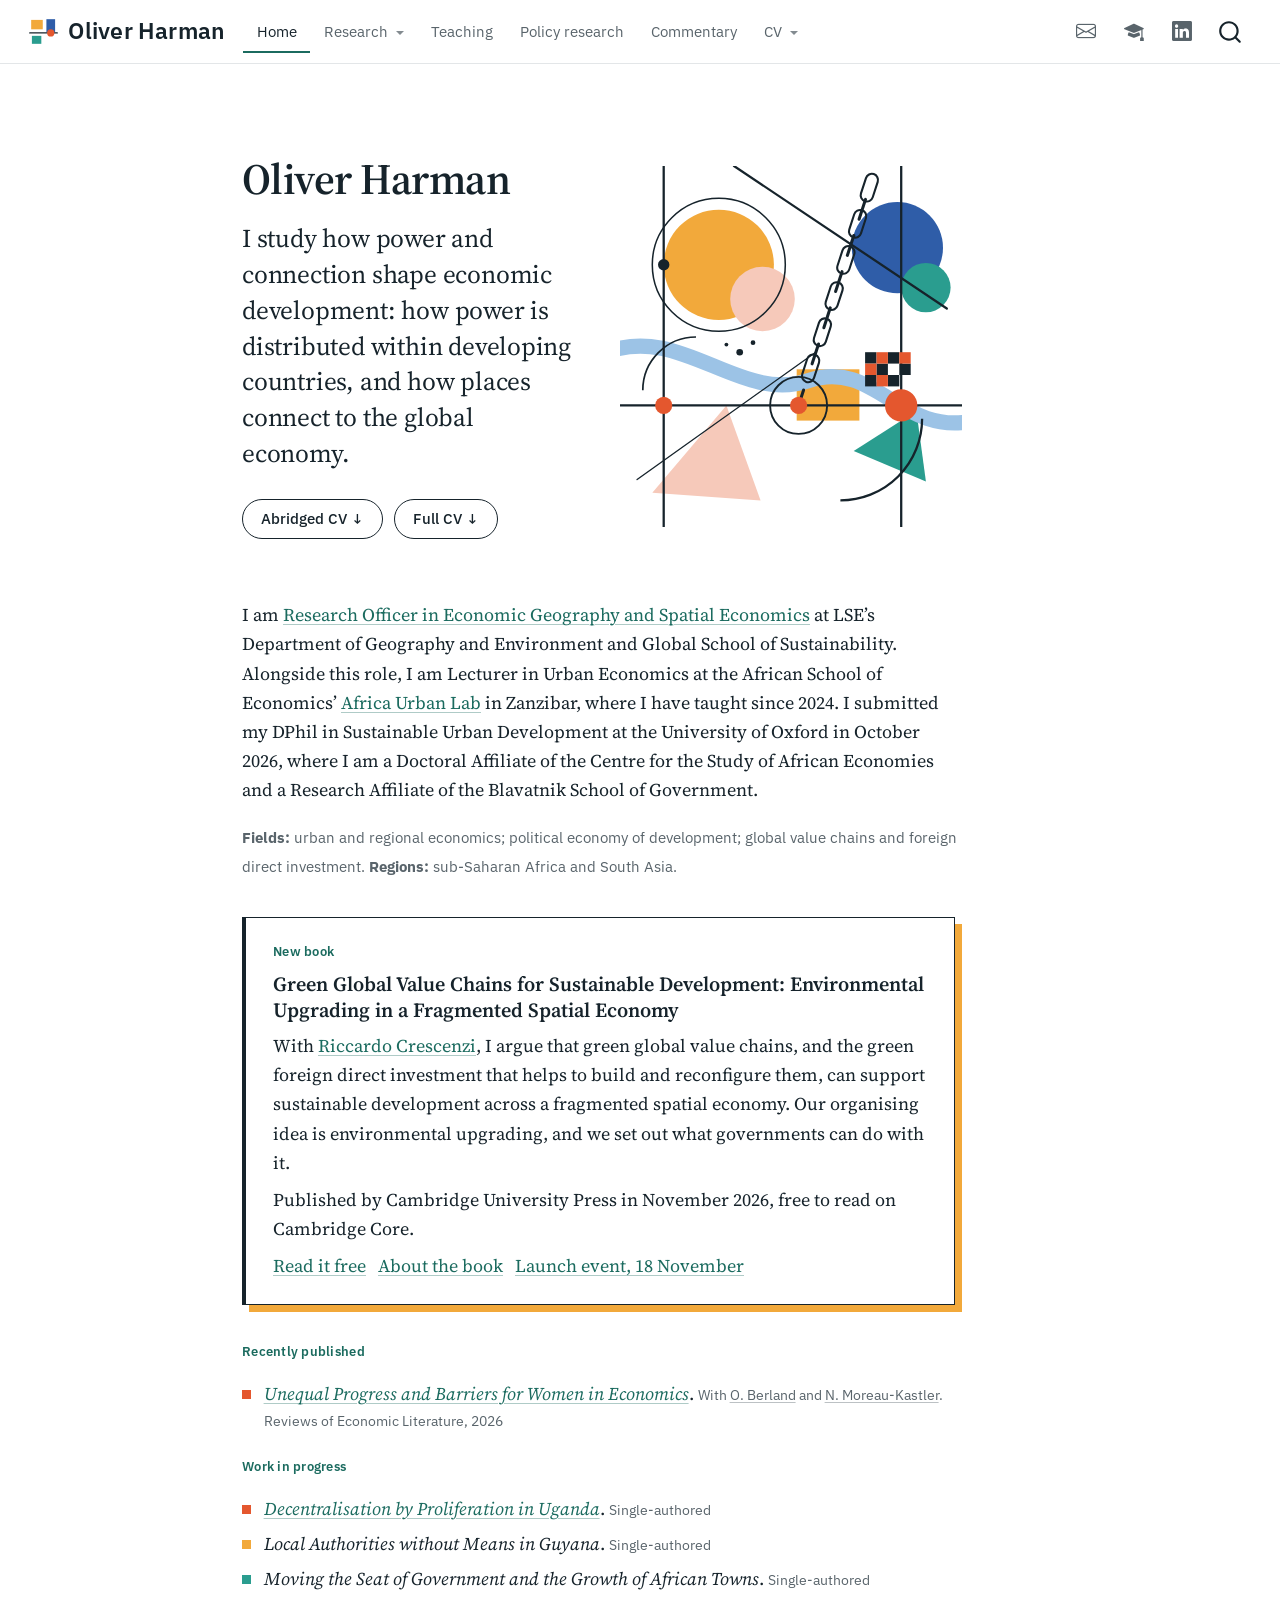
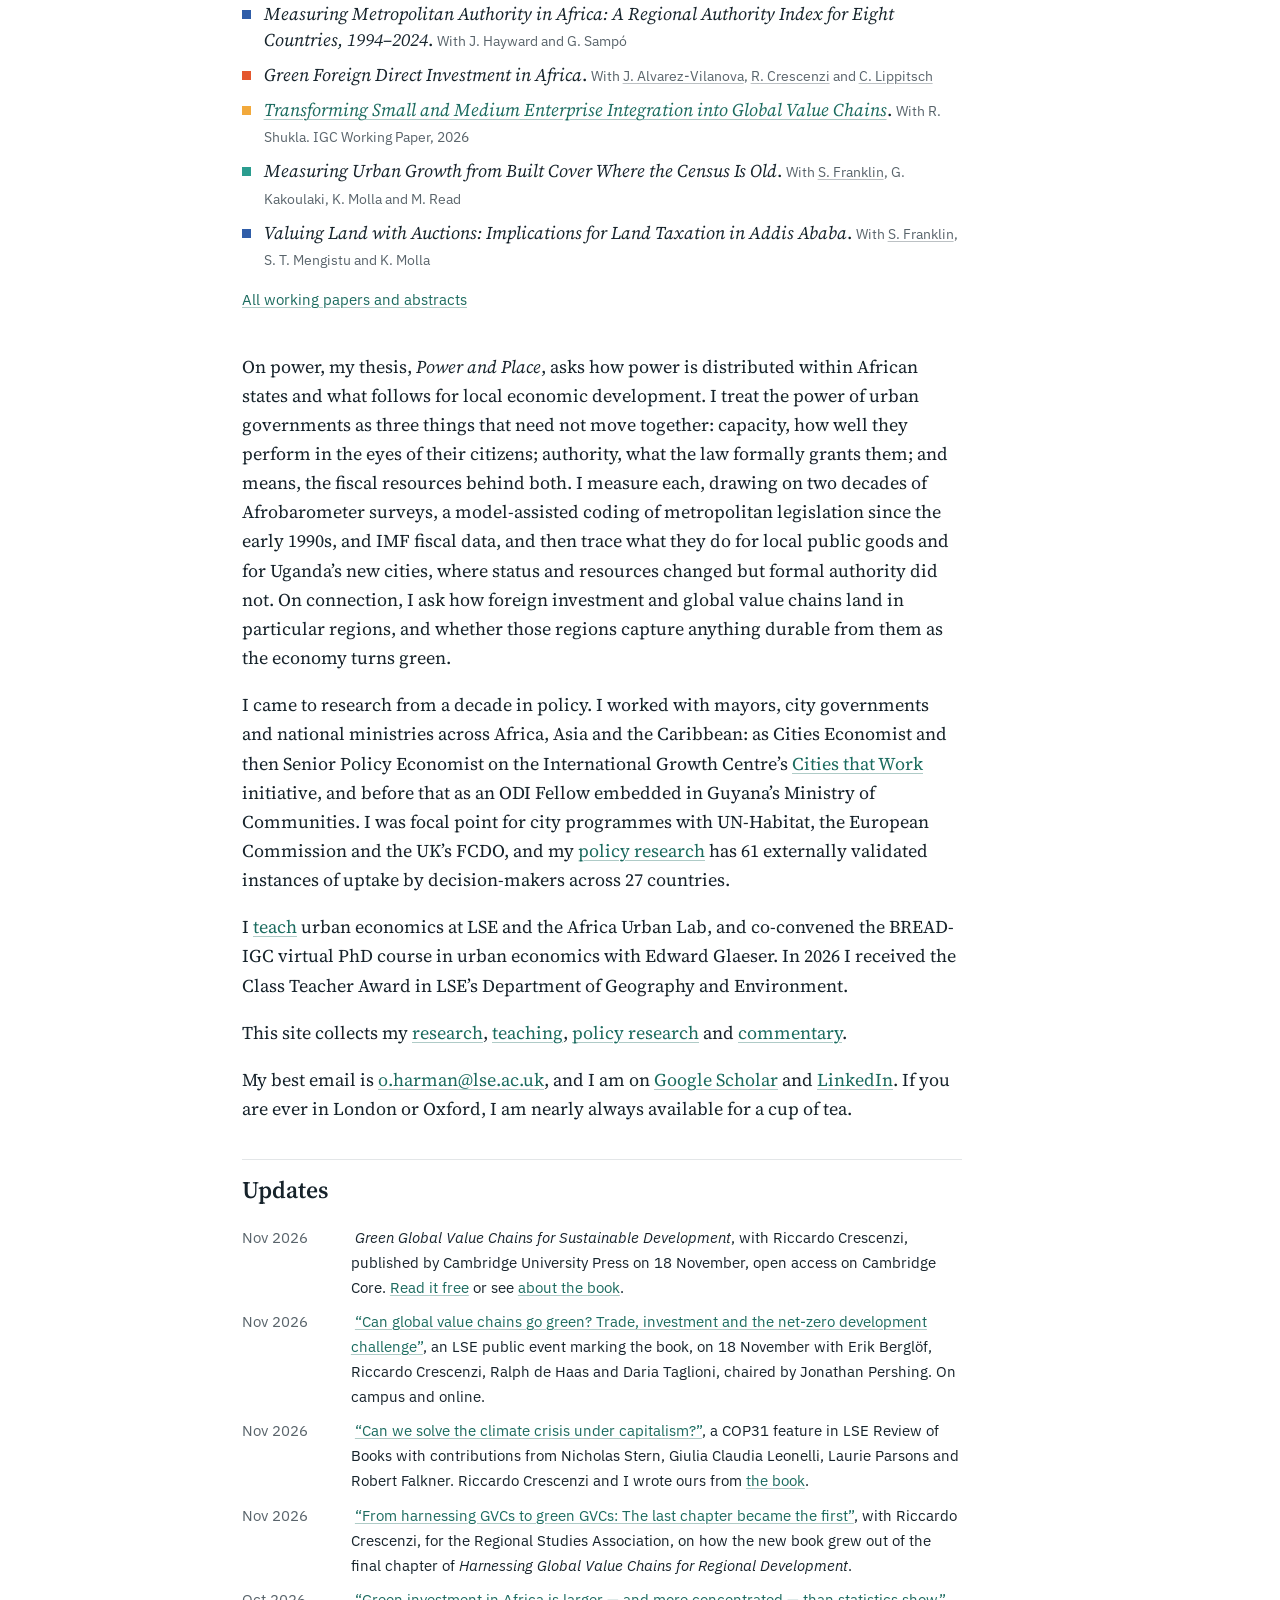
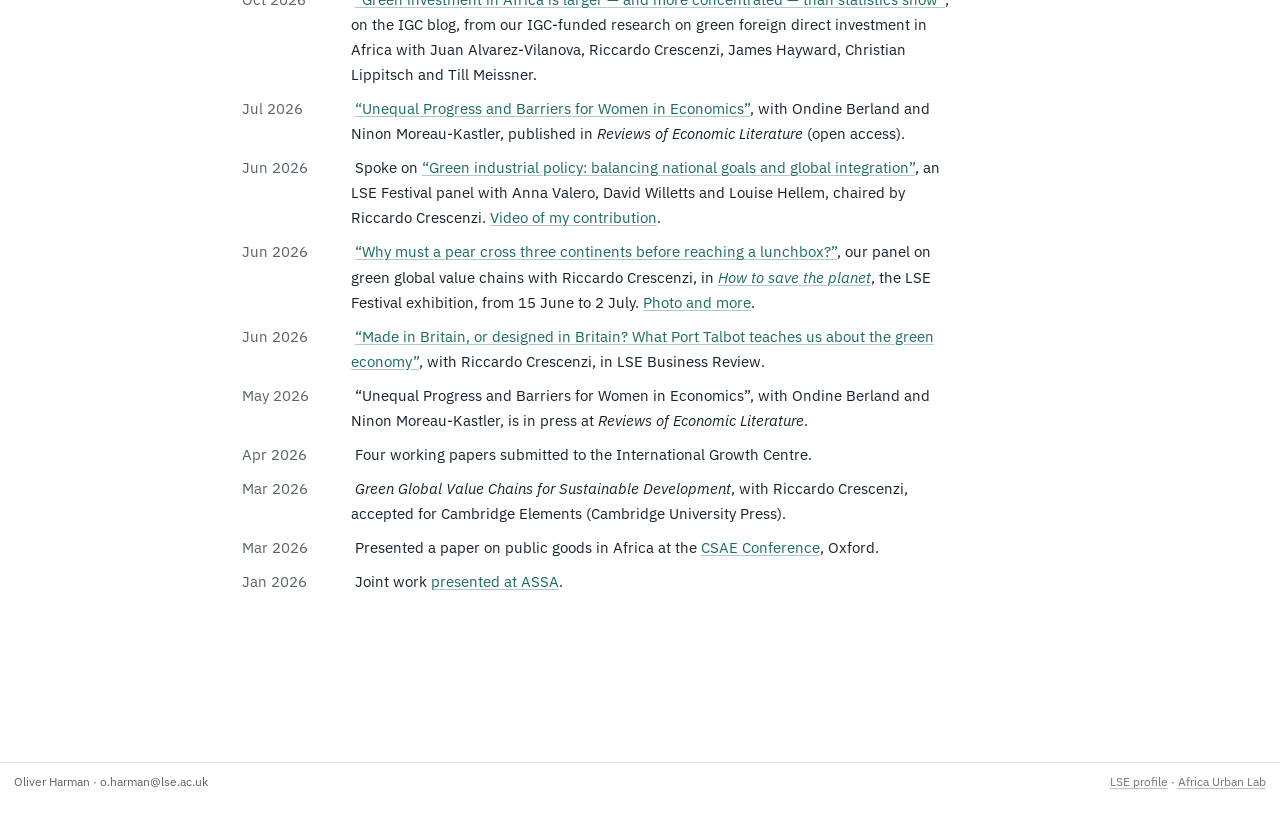
<file: index.html>
<!DOCTYPE html>
<html xmlns="http://www.w3.org/1999/xhtml" lang="en" xml:lang="en"><head>

<meta charset="utf-8">
<meta name="generator" content="quarto-1.10.18">

<meta name="viewport" content="width=device-width, initial-scale=1.0, user-scalable=yes">

<meta name="description" content="Economic geographer and spatial economist working on decentralisation, urbanisation and local public goods in Africa, and on global value chains and regional development.">

<title>Oliver Harman</title>
<style>
/* Default styles provided by pandoc.
** See https://pandoc.org/MANUAL.html#variables-for-html for config info.
*/
span.smallcaps{font-variant: small-caps;}
div.columns{display: flex; gap: 1.5em;}
div.column{flex: auto;}
@media screen {
div.columns{gap: min(4vw, 1.5em);}
div.column{overflow-x: auto;}
}
div.hanging-indent{margin-left: 1.5em; text-indent: -1.5em;}
ul.task-list{list-style: none;}
ul.task-list li input[type="checkbox"] {
  width: 0.8em;
  margin: 0 0.8em 0.2em -1em; /* quarto-specific, see https://github.com/quarto-dev/quarto-cli/issues/4556 */ 
  vertical-align: middle;
}
</style>


<script src="site_libs/quarto-nav/quarto-nav.js"></script>
<script src="site_libs/quarto-nav/headroom.min.js"></script>
<script src="site_libs/clipboard/clipboard.min.js"></script>
<script src="site_libs/quarto-search/autocomplete.umd.js"></script>
<script src="site_libs/quarto-search/fuse.min.js"></script>
<script src="site_libs/quarto-search/quarto-search.js"></script>
<meta name="quarto:offset" content="./">
<link href="./assets/favicon.png" rel="icon" type="image/png">
<script src="site_libs/quarto-html/quarto.js" type="module"></script>
<script src="site_libs/quarto-html/tabsets/tabsets.js" type="module"></script>
<script src="site_libs/quarto-html/popper.min.js"></script>
<script src="site_libs/quarto-html/tippy.umd.min.js"></script>
<link href="site_libs/quarto-html/tippy.css" rel="stylesheet">
<link href="site_libs/quarto-html/quarto-syntax-highlighting-64a204ab8560d761af7679ceaba22944.css" rel="stylesheet" id="quarto-text-highlighting-styles">
<script src="site_libs/bootstrap/bootstrap.min.js"></script>
<link href="site_libs/bootstrap/bootstrap-icons.css" rel="stylesheet">
<link href="site_libs/bootstrap/bootstrap-cc58427bfe1f40533ad31785c9c80ab6.min.css" rel="stylesheet" append-hash="true" id="quarto-bootstrap" data-mode="light">
<script id="quarto-search-options" type="application/json">{
  "location": "navbar",
  "copy-button": false,
  "collapse-after": 3,
  "panel-placement": "end",
  "type": "overlay",
  "limit": 50,
  "keyboard-shortcut": [
    "f",
    "/",
    "s"
  ],
  "show-item-context": false,
  "language": {
    "search-no-results-text": "No results",
    "search-matching-documents-text": "matching documents",
    "search-copy-link-title": "Copy link to search",
    "search-hide-matches-text": "Hide additional matches",
    "search-more-match-text": "more match in this document",
    "search-more-matches-text": "more matches in this document",
    "search-clear-button-title": "Clear",
    "search-text-placeholder": "",
    "search-detached-cancel-button-title": "Cancel",
    "search-submit-button-title": "Submit",
    "search-label": "Search"
  }
}</script>


<meta property="og:title" content="Oliver Harman">
<meta property="og:description" content="Economic geographer and spatial economist working on decentralisation, urbanisation and local public goods in Africa, and on global value chains and regional development.">
<meta property="og:image" content="https://www.oliverharman.me/assets/art-home.svg">
<meta property="og:site_name" content="Oliver Harman">
<meta property="og:image:alt" content="">
<meta name="twitter:title" content="Oliver Harman">
<meta name="twitter:description" content="Economic geographer and spatial economist working on decentralisation, urbanisation and local public goods in Africa, and on global value chains and regional development.">
<meta name="twitter:image" content="https://www.oliverharman.me/assets/art-home.svg">
<meta name="twitter:card" content="summary_large_image">
<meta name="twitter:image:alt" content="">
</head>

<body class="nav-fixed home fullcontent quarto-light">

<div id="quarto-search-results"></div>
  <header id="quarto-header" class="headroom fixed-top">
    <nav class="navbar navbar-expand-lg " data-bs-theme="dark">
      <div class="navbar-container container-fluid">
      <div class="navbar-brand-container mx-auto">
    <a href="./index.html" class="navbar-brand navbar-brand-logo">
    <img src="./assets/mark.svg" alt="" class="navbar-logo light-content">
    <img src="./assets/mark.svg" alt="" class="navbar-logo dark-content">
    </a>
    <a class="navbar-brand" href="./index.html">
    <span class="navbar-title">Oliver Harman</span>
    </a>
  </div>
            <div id="quarto-search" class="" title="Search"></div>
          <button class="navbar-toggler" type="button" data-bs-toggle="collapse" data-bs-target="#navbarCollapse" aria-controls="navbarCollapse" role="menu" aria-expanded="false" aria-label="Toggle navigation" onclick="if (window.quartoToggleHeadroom) { window.quartoToggleHeadroom(); }">
  <span class="navbar-toggler-icon"></span>
</button>
          <div class="collapse navbar-collapse" id="navbarCollapse">
            <ul class="navbar-nav navbar-nav-scroll me-auto">
  <li class="nav-item">
    <a class="nav-link active" href="./index.html" aria-current="page"> 
<span class="menu-text">Home</span></a>
  </li>  
  <li class="nav-item dropdown ">
    <a class="nav-link dropdown-toggle" href="#" id="nav-menu-research" role="link" data-bs-toggle="dropdown" aria-expanded="false">
 <span class="menu-text">Research</span>
    </a>
    <ul class="dropdown-menu" aria-labelledby="nav-menu-research">    
        <li>
    <a class="dropdown-item" href="./research.html">
 <span class="dropdown-text">Research overview</span></a>
  </li>  
        <li>
    <a class="dropdown-item" href="./green-global-value-chains.html">
 <span class="dropdown-text">Book: Green Global Value Chains</span></a>
  </li>  
        <li>
    <a class="dropdown-item" href="./harnessing-global-value-chains.html">
 <span class="dropdown-text">Book: Harnessing Global Value Chains</span></a>
  </li>  
    </ul>
  </li>
  <li class="nav-item">
    <a class="nav-link" href="./teaching.html"> 
<span class="menu-text">Teaching</span></a>
  </li>  
  <li class="nav-item">
    <a class="nav-link" href="./policy.html"> 
<span class="menu-text">Policy research</span></a>
  </li>  
  <li class="nav-item">
    <a class="nav-link" href="./commentary.html"> 
<span class="menu-text">Commentary</span></a>
  </li>  
  <li class="nav-item dropdown ">
    <a class="nav-link dropdown-toggle" href="#" id="nav-menu-cv" role="link" data-bs-toggle="dropdown" aria-expanded="false">
 <span class="menu-text">CV</span>
    </a>
    <ul class="dropdown-menu" aria-labelledby="nav-menu-cv">    
        <li>
    <a class="dropdown-item" href="./cv/harman-cv-abridged.pdf">
 <span class="dropdown-text">Abridged CV (PDF)</span></a>
  </li>  
        <li>
    <a class="dropdown-item" href="./cv/harman-cv-full.pdf">
 <span class="dropdown-text">Full CV (PDF)</span></a>
  </li>  
    </ul>
  </li>
</ul>
            <ul class="navbar-nav navbar-nav-scroll ms-auto">
  <li class="nav-item compact">
    <a class="nav-link" href="mailto:o.harman@lse.ac.uk"> <i class="bi bi-envelope" role="img" aria-label="Email">
</i> 
<span class="menu-text"></span></a>
  </li>  
  <li class="nav-item compact">
    <a class="nav-link" href="https://scholar.google.com/citations?user=SLb3QHIAAAAJ"> <i class="bi bi-mortarboard-fill" role="img" aria-label="Google Scholar">
</i> 
<span class="menu-text"></span></a>
  </li>  
  <li class="nav-item compact">
    <a class="nav-link" href="https://www.linkedin.com/in/oharman/"> <i class="bi bi-linkedin" role="img" aria-label="LinkedIn">
</i> 
<span class="menu-text"></span></a>
  </li>  
</ul>
          </div> <!-- /navcollapse -->
            <div class="quarto-navbar-tools">
</div>
      </div> <!-- /container-fluid -->
    </nav>
</header>
<!-- content -->
<div id="quarto-content" class="quarto-container page-columns page-rows-contents page-layout-article page-navbar">
<!-- sidebar -->
<!-- margin-sidebar -->
    
<!-- main -->
<main class="content" id="quarto-document-content">

<header id="title-block-header" class="quarto-title-block default">
<div class="quarto-title">
<h1 class="title">Oliver Harman</h1>
</div>

<div>
  <div class="description">
    Economic geographer and spatial economist working on decentralisation, urbanisation and local public goods in Africa, and on global value chains and regional development.
  </div>
</div>


<div class="quarto-title-meta">

    
  
    
  </div>
  


</header>


<div class="hero">
  <div class="hero-text">
    <p class="hero-name" aria-hidden="true">Oliver Harman</p>
    <p class="lede">I study how power and connection shape economic development:
    how power is distributed within developing countries, and how places connect
    to the global economy.</p>
    <p class="hero-links">
      <a href="cv/harman-cv-abridged.pdf">Abridged CV</a>
      <a href="cv/harman-cv-full.pdf">Full CV</a>
    </p>
  </div>
  <div class="hero-map">
    <img src="assets/art-home.svg" alt="">
  </div>
</div>
<p>I am <a href="https://www.lse.ac.uk/people/oliver-harman">Research Officer in Economic Geography and Spatial Economics</a> at LSE’s Department of Geography and Environment and Global School of Sustainability. Alongside this role, I am Lecturer in Urban Economics at the African School of Economics’ <a href="https://www.asezanzibar.com/africa-urban-lab">Africa Urban Lab</a> in Zanzibar, where I have taught since 2024. I submitted my DPhil in Sustainable Urban Development at the University of Oxford in October 2026, where I am a Doctoral Affiliate of the Centre for the Study of African Economies and a Research Affiliate of the Blavatnik School of Government.</p>
<p><span class="fields"><strong>Fields:</strong> urban and regional economics; political economy of development; global value chains and foreign direct investment. <strong>Regions:</strong> sub-Saharan Africa and South Asia.</span></p>
<div class="featured">
<p><span class="label">New book</span></p>
<p><span class="paper-title">Green Global Value Chains for Sustainable Development: Environmental Upgrading in a Fragmented Spatial Economy</span></p>
<p>With <a href="https://www.lse.ac.uk/geography-and-environment/people/academic-staff/riccardo-crescenzi">Riccardo Crescenzi</a>, I argue that green global value chains, and the green foreign direct investment that helps to build and reconfigure them, can support sustainable development across a fragmented spatial economy. Our organising idea is environmental upgrading, and we set out what governments can do with it.</p>
<p>Published by Cambridge University Press in November 2026, free to read on Cambridge Core.</p>
<p><a href="https://doi.org/10.1017/9781009623766">Read it free</a> &nbsp; <a href="./green-global-value-chains.html">About the book</a> &nbsp; <a href="https://www.lse.ac.uk/events/global-value-chains">Launch event, 18 November</a></p>
</div>
<div class="wip">
<p><span class="label">Recently published</span></p>
<ul>
<li><em><a href="https://doi.org/10.21627/aekcyv04">Unequal Progress and Barriers for Women in Economics</a></em>. <span class="with">With <a href="https://www.ondineberland.com/">O. Berland</a> and <a href="https://ninonmoreaukastler.com/">N. Moreau-Kastler</a>. Reviews of Economic Literature, 2026</span></li>
</ul>
<p><span class="label">Work in progress</span></p>
<ul>
<li><em><a href="./research.html#featured-paper">Decentralisation by Proliferation in Uganda</a></em>. <span class="with">Single-authored</span></li>
<li><em>Local Authorities without Means in Guyana</em>. <span class="with">Single-authored</span></li>
<li><em>Moving the Seat of Government and the Growth of African Towns</em>. <span class="with">Single-authored</span></li>
<li><em>Measuring Metropolitan Authority in Africa: A Regional Authority Index for Eight Countries, 1994–2024</em>. <span class="with">With J. Hayward and G. Sampó</span></li>
<li><em>Green Foreign Direct Investment in Africa</em>. <span class="with">With <a href="https://www.lse.ac.uk/geography-and-environment/people/phd-students/juan-alvarez-vilanova">J. Alvarez-Vilanova</a>, <a href="https://www.lse.ac.uk/geography-and-environment/people/academic-staff/riccardo-crescenzi">R. Crescenzi</a> and <a href="https://sites.google.com/view/christianlippitsch">C. Lippitsch</a></span></li>
<li><em><a href="https://www.theigc.org/sites/default/files/2026-10/Harman%20and%20Shukla%20Working%20Paper%20September%202026.pdf">Transforming Small and Medium Enterprise Integration into Global Value Chains</a></em>. <span class="with">With R. Shukla. IGC Working Paper, 2026</span></li>
<li><em>Measuring Urban Growth from Built Cover Where the Census Is Old</em>. <span class="with">With <a href="https://www.simonfranklin.co/">S. Franklin</a>, G. Kakoulaki, K. Molla and M. Read</span></li>
<li><em>Valuing Land with Auctions: Implications for Land Taxation in Addis Ababa</em>. <span class="with">With <a href="https://www.simonfranklin.co/">S. Franklin</a>, S. T. Mengistu and K. Molla</span></li>
</ul>
<p><a href="./research.html#working-papers">All working papers and abstracts</a></p>
</div>
<p>On power, my thesis, <em>Power and Place</em>, asks how power is distributed within African states and what follows for local economic development. I treat the power of urban governments as three things that need not move together: capacity, how well they perform in the eyes of their citizens; authority, what the law formally grants them; and means, the fiscal resources behind both. I measure each, drawing on two decades of Afrobarometer surveys, a model-assisted coding of metropolitan legislation since the early 1990s, and IMF fiscal data, and then trace what they do for local public goods and for Uganda’s new cities, where status and resources changed but formal authority did not. On connection, I ask how foreign investment and global value chains land in particular regions, and whether those regions capture anything durable from them as the economy turns green.</p>
<p>I came to research from a decade in policy. I worked with mayors, city governments and national ministries across Africa, Asia and the Caribbean: as Cities Economist and then Senior Policy Economist on the International Growth Centre’s <a href="https://www.theigc.org/initiatives/cities-work">Cities that Work</a> initiative, and before that as an ODI Fellow embedded in Guyana’s Ministry of Communities. I was focal point for city programmes with UN-Habitat, the European Commission and the UK’s FCDO, and my <a href="./policy.html">policy research</a> has 61 externally validated instances of uptake by decision-makers across 27 countries.</p>
<p>I <a href="./teaching.html">teach</a> urban economics at LSE and the Africa Urban Lab, and co-convened the BREAD-IGC virtual PhD course in urban economics with Edward Glaeser. In 2026 I received the Class Teacher Award in LSE’s Department of Geography and Environment.</p>
<p>This site collects my <a href="./research.html">research</a>, <a href="./teaching.html">teaching</a>, <a href="./policy.html">policy research</a> and <a href="./commentary.html">commentary</a>.</p>
<p>My best email is <a href="mailto:o.harman@lse.ac.uk" class="email">o.harman@lse.ac.uk</a>, and I am on <a href="https://scholar.google.com/citations?user=SLb3QHIAAAAJ">Google Scholar</a> and <a href="https://www.linkedin.com/in/oharman/">LinkedIn</a>. If you are ever in London or Oxford, I am nearly always available for a cup of tea.</p>
<section id="updates" class="level2">
<h2 data-anchor-id="updates">Updates</h2>
<div class="updates">
<ul>
<li><span class="date">Nov 2026</span> <em>Green Global Value Chains for Sustainable Development</em>, with Riccardo Crescenzi, published by Cambridge University Press on 18 November, open access on Cambridge Core. <a href="https://doi.org/10.1017/9781009623766">Read it free</a> or see <a href="./green-global-value-chains.html">about the book</a>.</li>
<li><span class="date">Nov 2026</span> <a href="https://www.lse.ac.uk/events/global-value-chains">“Can global value chains go green? Trade, investment and the net-zero development challenge”</a>, an LSE public event marking the book, on 18 November with Erik Berglöf, Riccardo Crescenzi, Ralph de Haas and Daria Taglioni, chaired by Jonathan Pershing. On campus and online.</li>
<li><span class="date">Nov 2026</span> <a href="https://blogs.lse.ac.uk/lsereviewofbooks/2026/11/09/cop-31-can-we-solve-the-climate-crisis-under-capitalism-nick-stern-robert-falkner-giulia-leonelli-laurie-parsons-riccardo-crescenzi-oliver-harman/">“Can we solve the climate crisis under capitalism?”</a>, a COP31 feature in LSE Review of Books with contributions from Nicholas Stern, Giulia Claudia Leonelli, Laurie Parsons and Robert Falkner. Riccardo Crescenzi and I wrote ours from <a href="./green-global-value-chains.html">the book</a>.</li>
<li><span class="date">Nov 2026</span> <a href="https://www.regionalstudies.org/news/from-harnessing-gvcs-to-green-gvcs-the-last-chapter-became-the-first/">“From harnessing GVCs to green GVCs: The last chapter became the first”</a>, with Riccardo Crescenzi, for the Regional Studies Association, on how the new book grew out of the final chapter of <em>Harnessing Global Value Chains for Regional Development</em>.</li>
<li><span class="date">Oct 2026</span> <a href="https://www.theigc.org/blogs/green-foreign-direct-investment-africa">“Green investment in Africa is larger — and more concentrated — than statistics show”</a>, on the IGC blog, from our IGC-funded research on green foreign direct investment in Africa with Juan Alvarez-Vilanova, Riccardo Crescenzi, James Hayward, Christian Lippitsch and Till Meissner.</li>
<li><span class="date">Jul 2026</span> <a href="https://doi.org/10.21627/aekcyv04">“Unequal Progress and Barriers for Women in Economics”</a>, with Ondine Berland and Ninon Moreau-Kastler, published in <em>Reviews of Economic Literature</em> (open access).</li>
<li><span class="date">Jun 2026</span> Spoke on <a href="https://www.lse.ac.uk/events/lse-festival/2026/green-industrial-policy">“Green industrial policy: balancing national goals and global integration”</a>, an LSE Festival panel with Anna Valero, David Willetts and Louise Hellem, chaired by Riccardo Crescenzi. <a href="https://www.youtube.com/watch?v=Q4jl9RzZLRU&amp;t=1950s">Video of my contribution</a>.</li>
<li><span class="date">Jun 2026</span> <a href="https://www.lse.ac.uk/Events/LSE-Festival/2026/LF26-Holdingpowerfultoaccount-foodmiles.pdf">“Why must a pear cross three continents before reaching a lunchbox?”</a>, our panel on green global value chains with Riccardo Crescenzi, in <a href="https://www.lse.ac.uk/events/lse-festival/2026/lse-festival-exhibition"><em>How to save the planet</em></a>, the LSE Festival exhibition, from 15 June to 2 July. <a href="./green-global-value-chains.html#lse-festival">Photo and more</a>.</li>
<li><span class="date">Jun 2026</span> <a href="https://blogs.lse.ac.uk/businessreview/2026/06/13/made-in-britain-or-designed-in-britain-what-port-talbot-teaches-us-about-the-green-economy/">“Made in Britain, or designed in Britain? What Port Talbot teaches us about the green economy”</a>, with Riccardo Crescenzi, in LSE Business Review.</li>
<li><span class="date">May 2026</span> “Unequal Progress and Barriers for Women in Economics”, with Ondine Berland and Ninon Moreau-Kastler, is in press at <em>Reviews of Economic Literature</em>.</li>
<li><span class="date">Apr 2026</span> Four working papers submitted to the International Growth Centre.</li>
<li><span class="date">Mar 2026</span> <em>Green Global Value Chains for Sustainable Development</em>, with Riccardo Crescenzi, accepted for Cambridge Elements (Cambridge University Press).</li>
<li><span class="date">Mar 2026</span> Presented a paper on public goods in Africa at the <a href="https://www.csae.ox.ac.uk/">CSAE Conference</a>, Oxford.</li>
<li><span class="date">Jan 2026</span> Joint work <a href="https://www.aeaweb.org/conference/2026/program/1519">presented at ASSA</a>.</li>
</ul>
</div>


</section>

</main> <!-- /main -->
<script id="quarto-html-after-body" type="application/javascript">
  window.document.addEventListener("DOMContentLoaded", function (event) {
    const isCodeAnnotation = (el) => {
      for (const clz of el.classList) {
        if (clz.startsWith('code-annotation-')) {                     
          return true;
        }
      }
      return false;
    }
    const onCopySuccess = function(e) {
      // button target
      const button = e.trigger;
      // don't keep focus
      button.blur();
      // flash "checked"
      button.classList.add('code-copy-button-checked');
      var currentTitle = button.getAttribute("title");
      button.setAttribute("title", "Copied!");
      let tooltip;
      if (window.bootstrap) {
        button.setAttribute("data-bs-toggle", "tooltip");
        button.setAttribute("data-bs-placement", "left");
        button.setAttribute("data-bs-title", "Copied!");
        tooltip = new bootstrap.Tooltip(button, 
          { trigger: "manual", 
            customClass: "code-copy-button-tooltip",
            offset: [0, -8]});
        tooltip.show();    
      }
      setTimeout(function() {
        if (tooltip) {
          tooltip.hide();
          button.removeAttribute("data-bs-title");
          button.removeAttribute("data-bs-toggle");
          button.removeAttribute("data-bs-placement");
        }
        button.setAttribute("title", currentTitle);
        button.classList.remove('code-copy-button-checked');
      }, 1000);
      // clear code selection
      e.clearSelection();
    }
    const getTextToCopy = function(trigger) {
      const outerScaffold = trigger.parentElement.cloneNode(true);
      const codeEl = outerScaffold.querySelector('code');
      for (const childEl of codeEl.children) {
        if (isCodeAnnotation(childEl)) {
          childEl.remove();
        }
      }
      return codeEl.innerText;
    }
    const clipboard = new window.ClipboardJS('.code-copy-button:not([data-in-quarto-modal])', {
      text: getTextToCopy
    });
    clipboard.on('success', onCopySuccess);
    if (window.document.getElementById('quarto-embedded-source-code-modal')) {
      const clipboardModal = new window.ClipboardJS('.code-copy-button[data-in-quarto-modal]', {
        text: getTextToCopy,
        container: window.document.getElementById('quarto-embedded-source-code-modal')
      });
      clipboardModal.on('success', onCopySuccess);
    }
      var localhostRegex = new RegExp(/^(?:http|https):\/\/localhost\:?[0-9]*\//);
      var mailtoRegex = new RegExp(/^mailto:/);
        var filterRegex = new RegExp("https:\/\/www\.oliverharman\.me");
      var isInternal = (href) => {
          return filterRegex.test(href) || localhostRegex.test(href) || mailtoRegex.test(href);
      }
      // Inspect non-navigation links and adorn them if external
     var links = window.document.querySelectorAll('a[href]:not(.nav-link):not(.navbar-brand):not(.toc-action):not(.sidebar-link):not(.sidebar-item-toggle):not(.pagination-link):not(.no-external):not([aria-hidden]):not(.dropdown-item):not(.quarto-navigation-tool):not(.about-link)');
      for (var i=0; i<links.length; i++) {
        const link = links[i];
        if (!isInternal(link.href)) {
          // undo the damage that might have been done by quarto-nav.js in the case of
          // links that we want to consider external
          if (link.dataset.originalHref !== undefined) {
            link.href = link.dataset.originalHref;
          }
            // target, if specified
            link.setAttribute("target", "_blank");
            if (link.getAttribute("rel") === null) {
              link.setAttribute("rel", "noopener");
            }
        }
      }
    function tippyHover(el, contentFn, onTriggerFn, onUntriggerFn) {
      const config = {
        allowHTML: true,
        maxWidth: 500,
        delay: 100,
        arrow: false,
        appendTo: function(el) {
            return el.parentElement;
        },
        interactive: true,
        interactiveBorder: 10,
        theme: 'quarto',
        placement: 'bottom-start',
      };
      if (contentFn) {
        config.content = contentFn;
      }
      if (onTriggerFn) {
        config.onTrigger = onTriggerFn;
      }
      if (onUntriggerFn) {
        config.onUntrigger = onUntriggerFn;
      }
      window.tippy(el, config); 
    }
    const noterefs = window.document.querySelectorAll('a[role="doc-noteref"]');
    for (var i=0; i<noterefs.length; i++) {
      const ref = noterefs[i];
      tippyHover(ref, function() {
        // use id or data attribute instead here
        let href = ref.getAttribute('data-footnote-href') || ref.getAttribute('href');
        try { href = new URL(href).hash; } catch {}
        const id = href.replace(/^#\/?/, "");
        const note = window.document.getElementById(id);
        if (note) {
          return note.innerHTML;
        } else {
          return "";
        }
      });
    }
    const xrefs = window.document.querySelectorAll('a.quarto-xref');
    const processXRef = (id, note) => {
      // Strip column container classes
      const stripColumnClz = (el) => {
        el.classList.remove("page-full", "page-columns");
        if (el.children) {
          for (const child of el.children) {
            stripColumnClz(child);
          }
        }
      }
      stripColumnClz(note)
      if (id === null || id.startsWith('sec-')) {
        // Special case sections, only their first couple elements
        const container = document.createElement("div");
        if (note.children && note.children.length > 2) {
          container.appendChild(note.children[0].cloneNode(true));
          for (let i = 1; i < note.children.length; i++) {
            const child = note.children[i];
            if (child.tagName === "P" && child.innerText === "") {
              continue;
            } else {
              container.appendChild(child.cloneNode(true));
              break;
            }
          }
          if (window.Quarto?.typesetMath) {
            window.Quarto.typesetMath(container);
          }
          return container.innerHTML
        } else {
          if (window.Quarto?.typesetMath) {
            window.Quarto.typesetMath(note);
          }
          return note.innerHTML;
        }
      } else {
        // Remove any anchor links if they are present
        const anchorLink = note.querySelector('a.anchorjs-link');
        if (anchorLink) {
          anchorLink.remove();
        }
        if (window.Quarto?.typesetMath) {
          window.Quarto.typesetMath(note);
        }
        if (note.classList.contains("callout")) {
          return note.outerHTML;
        } else {
          return note.innerHTML;
        }
      }
    }
    for (var i=0; i<xrefs.length; i++) {
      const xref = xrefs[i];
      tippyHover(xref, undefined, function(instance) {
        instance.disable();
        let url = xref.getAttribute('href');
        let hash = undefined; 
        if (url.startsWith('#')) {
          hash = url;
        } else {
          try { hash = new URL(url).hash; } catch {}
        }
        if (hash) {
          const id = hash.replace(/^#\/?/, "");
          const note = window.document.getElementById(id);
          if (note !== null) {
            try {
              const html = processXRef(id, note.cloneNode(true));
              instance.setContent(html);
            } finally {
              instance.enable();
              instance.show();
            }
          } else {
            // See if we can fetch this
            fetch(url.split('#')[0])
            .then(res => res.text())
            .then(html => {
              const parser = new DOMParser();
              const htmlDoc = parser.parseFromString(html, "text/html");
              const note = htmlDoc.getElementById(id);
              if (note !== null) {
                const html = processXRef(id, note);
                instance.setContent(html);
              } 
            }).finally(() => {
              instance.enable();
              instance.show();
            });
          }
        } else {
          // See if we can fetch a full url (with no hash to target)
          // This is a special case and we should probably do some content thinning / targeting
          fetch(url)
          .then(res => res.text())
          .then(html => {
            const parser = new DOMParser();
            const htmlDoc = parser.parseFromString(html, "text/html");
            const note = htmlDoc.querySelector('main.content');
            if (note !== null) {
              // This should only happen for chapter cross references
              // (since there is no id in the URL)
              // remove the first header
              if (note.children.length > 0 && note.children[0].tagName === "HEADER") {
                note.children[0].remove();
              }
              const html = processXRef(null, note);
              instance.setContent(html);
            } 
          }).finally(() => {
            instance.enable();
            instance.show();
          });
        }
      }, function(instance) {
      });
    }
        let selectedAnnoteEl;
        const selectorForAnnotation = ( cell, annotation) => {
          let cellAttr = 'data-code-cell="' + cell + '"';
          let lineAttr = 'data-code-annotation="' +  annotation + '"';
          const selector = 'span[' + cellAttr + '][' + lineAttr + ']';
          return selector;
        }
        const selectCodeLines = (annoteEl) => {
          const doc = window.document;
          const targetCell = annoteEl.getAttribute("data-target-cell");
          const targetAnnotation = annoteEl.getAttribute("data-target-annotation");
          const annoteSpan = window.document.querySelector(selectorForAnnotation(targetCell, targetAnnotation));
          const lines = annoteSpan.getAttribute("data-code-lines").split(",");
          const lineIds = lines.map((line) => {
            return targetCell + "-" + line;
          })
          let top = null;
          let height = null;
          let parent = null;
          if (lineIds.length > 0) {
              //compute the position of the single el (top and bottom and make a div)
              const el = window.document.getElementById(lineIds[0]);
              top = el.offsetTop;
              height = el.offsetHeight;
              parent = el.parentElement.parentElement;
            if (lineIds.length > 1) {
              const lastEl = window.document.getElementById(lineIds[lineIds.length - 1]);
              const bottom = lastEl.offsetTop + lastEl.offsetHeight;
              height = bottom - top;
            }
            if (top !== null && height !== null && parent !== null) {
              // cook up a div (if necessary) and position it 
              let div = window.document.getElementById("code-annotation-line-highlight");
              if (div === null) {
                div = window.document.createElement("div");
                div.setAttribute("id", "code-annotation-line-highlight");
                div.style.position = 'absolute';
                parent.appendChild(div);
              }
              div.style.top = top - 2 + "px";
              div.style.height = height + 4 + "px";
              div.style.left = 0;
              let gutterDiv = window.document.getElementById("code-annotation-line-highlight-gutter");
              if (gutterDiv === null) {
                gutterDiv = window.document.createElement("div");
                gutterDiv.setAttribute("id", "code-annotation-line-highlight-gutter");
                gutterDiv.style.position = 'absolute';
                const codeCell = window.document.getElementById(targetCell);
                const gutter = codeCell.querySelector('.code-annotation-gutter');
                gutter.appendChild(gutterDiv);
              }
              gutterDiv.style.top = top - 2 + "px";
              gutterDiv.style.height = height + 4 + "px";
            }
            selectedAnnoteEl = annoteEl;
          }
        };
        const unselectCodeLines = () => {
          const elementsIds = ["code-annotation-line-highlight", "code-annotation-line-highlight-gutter"];
          elementsIds.forEach((elId) => {
            const div = window.document.getElementById(elId);
            if (div) {
              div.remove();
            }
          });
          selectedAnnoteEl = undefined;
        };
          // Handle positioning of the toggle
      window.addEventListener(
        "resize",
        throttle(() => {
          elRect = undefined;
          if (selectedAnnoteEl) {
            selectCodeLines(selectedAnnoteEl);
          }
        }, 10)
      );
      function throttle(fn, ms) {
      let throttle = false;
      let timer;
        return (...args) => {
          if(!throttle) { // first call gets through
              fn.apply(this, args);
              throttle = true;
          } else { // all the others get throttled
              if(timer) clearTimeout(timer); // cancel #2
              timer = setTimeout(() => {
                fn.apply(this, args);
                timer = throttle = false;
              }, ms);
          }
        };
      }
        // Attach click handler to the DT
        const annoteDls = window.document.querySelectorAll('dt[data-target-cell]');
        for (const annoteDlNode of annoteDls) {
          annoteDlNode.addEventListener('click', (event) => {
            const clickedEl = event.target;
            if (clickedEl !== selectedAnnoteEl) {
              unselectCodeLines();
              const activeEl = window.document.querySelector('dt[data-target-cell].code-annotation-active');
              if (activeEl) {
                activeEl.classList.remove('code-annotation-active');
              }
              selectCodeLines(clickedEl);
              clickedEl.classList.add('code-annotation-active');
            } else {
              // Unselect the line
              unselectCodeLines();
              clickedEl.classList.remove('code-annotation-active');
            }
          });
        }
    const findCites = (el) => {
      const parentEl = el.parentElement;
      if (parentEl) {
        const cites = parentEl.dataset.cites;
        if (cites) {
          return {
            el,
            cites: cites.split(' ')
          };
        } else {
          return findCites(el.parentElement)
        }
      } else {
        return undefined;
      }
    };
    var bibliorefs = window.document.querySelectorAll('a[role="doc-biblioref"]');
    for (var i=0; i<bibliorefs.length; i++) {
      const ref = bibliorefs[i];
      const citeInfo = findCites(ref);
      if (citeInfo) {
        tippyHover(citeInfo.el, function() {
          var popup = window.document.createElement('div');
          citeInfo.cites.forEach(function(cite) {
            var citeDiv = window.document.createElement('div');
            citeDiv.classList.add('hanging-indent');
            citeDiv.classList.add('csl-entry');
            var biblioDiv = window.document.getElementById('ref-' + cite);
            if (biblioDiv) {
              citeDiv.innerHTML = biblioDiv.innerHTML;
            }
            popup.appendChild(citeDiv);
          });
          return popup.innerHTML;
        });
      }
    }
  });
  </script>
</div> <!-- /content -->
<footer class="footer">
  <div class="nav-footer">
    <div class="nav-footer-left">
<p>Oliver Harman · o.harman@lse.ac.uk</p>
</div>   
    <div class="nav-footer-center">
      &nbsp;
    </div>
    <div class="nav-footer-right">
<p><a href="https://www.lse.ac.uk/people/oliver-harman">LSE profile</a> · <a href="https://www.asezanzibar.com/africa-urban-lab">Africa Urban Lab</a></p>
</div>
  </div>
</footer>




</body></html>
</file>
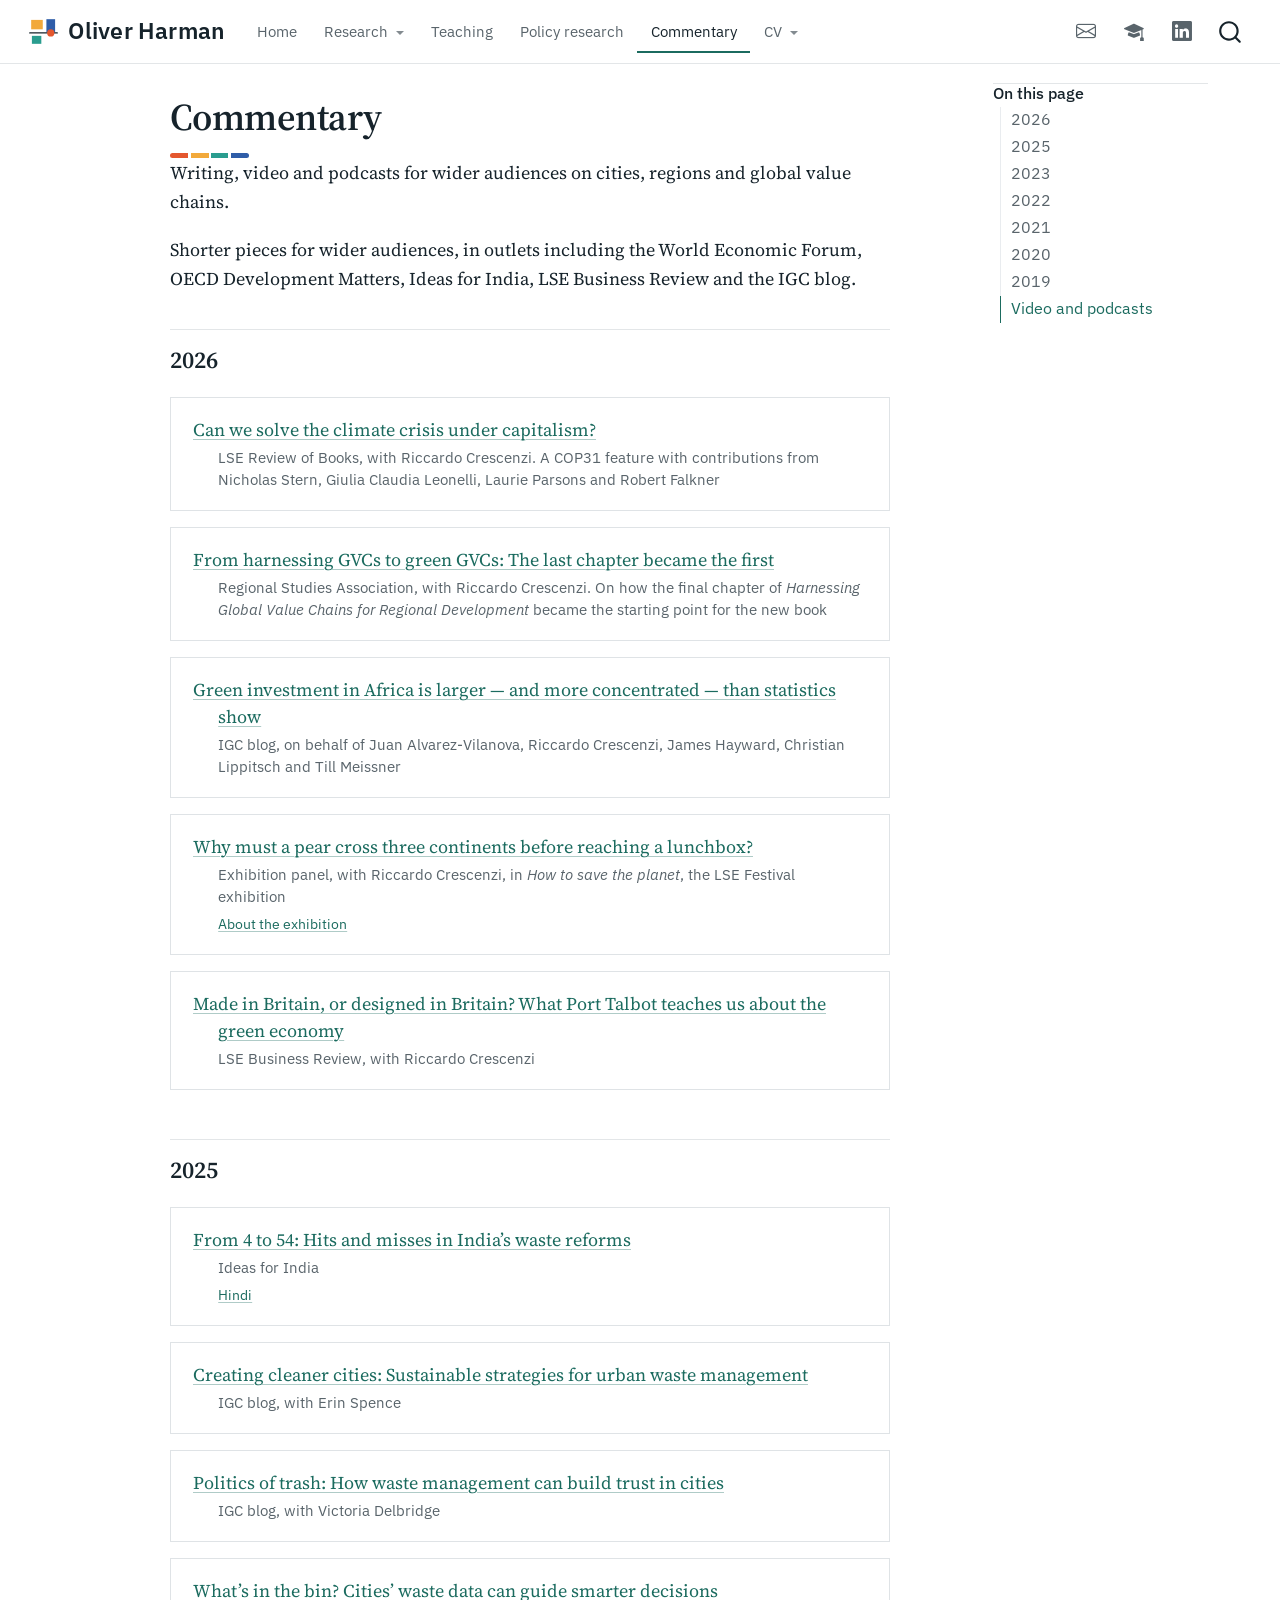
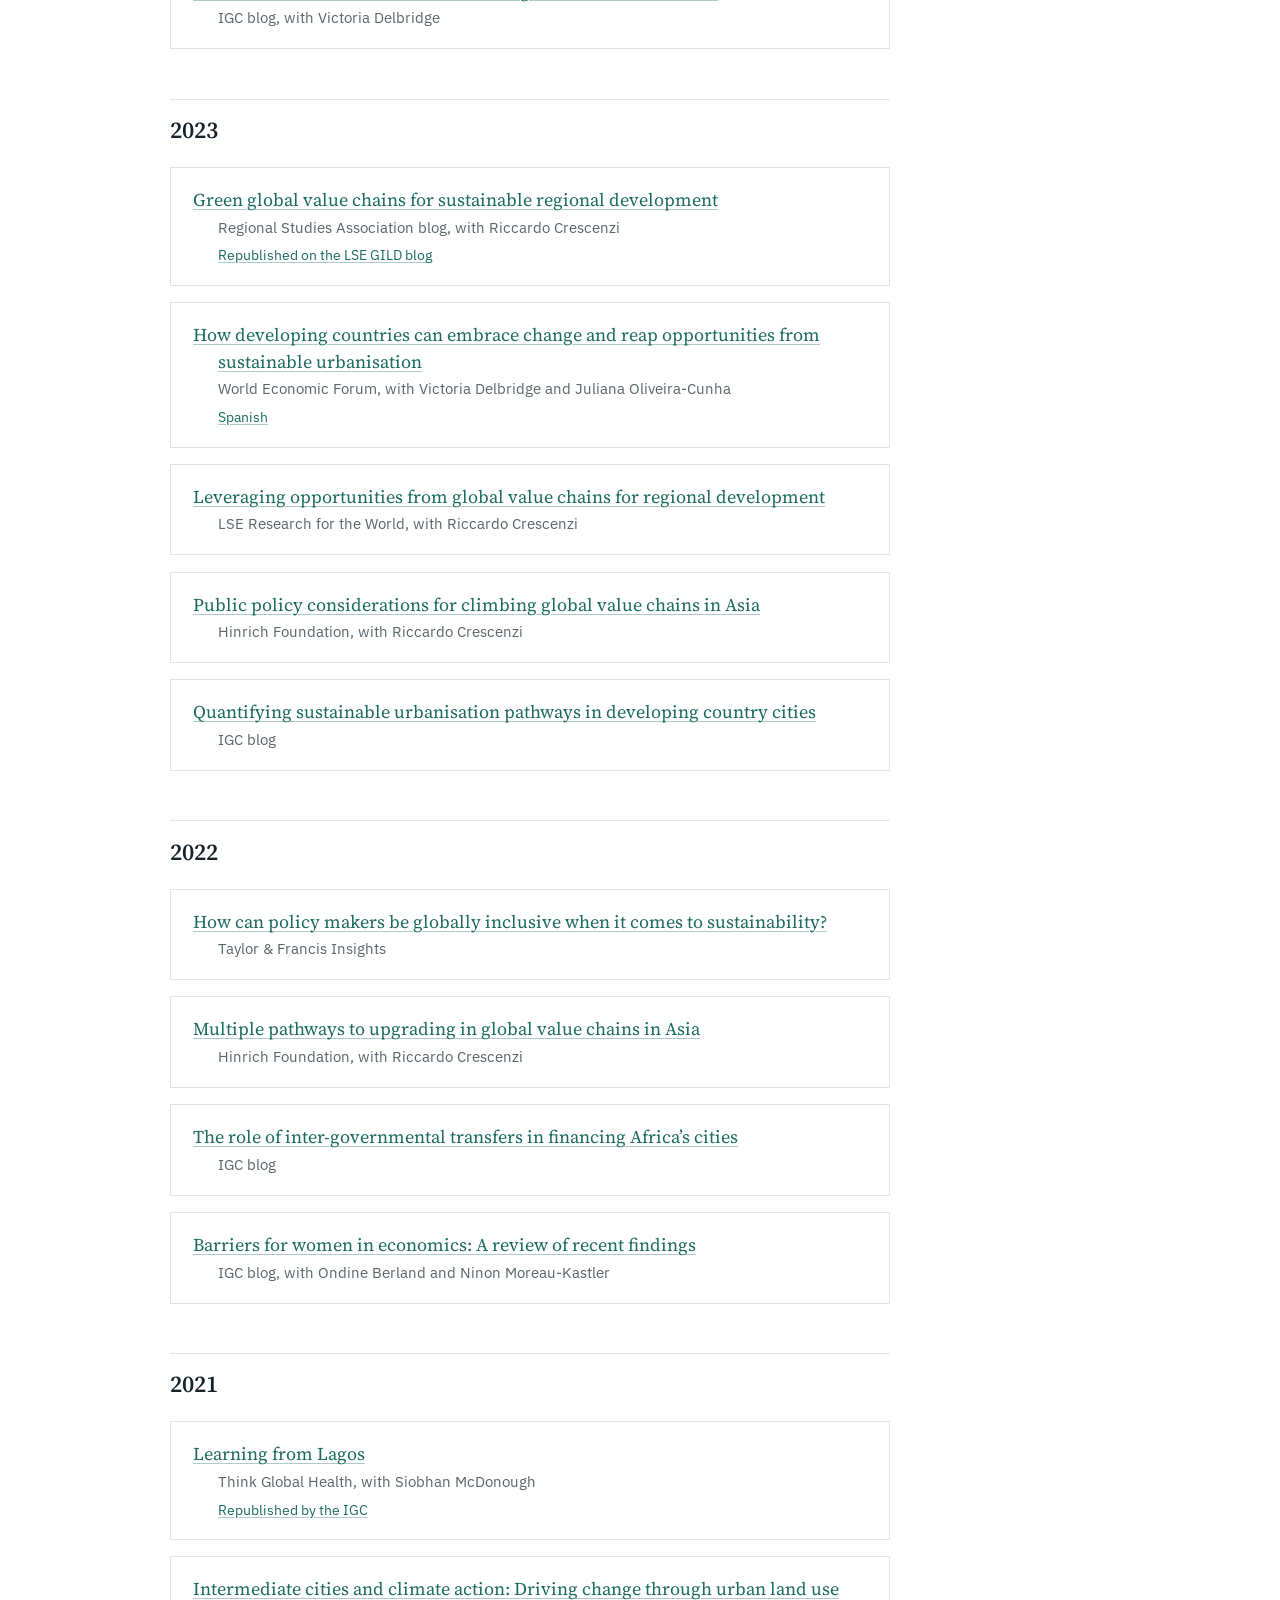
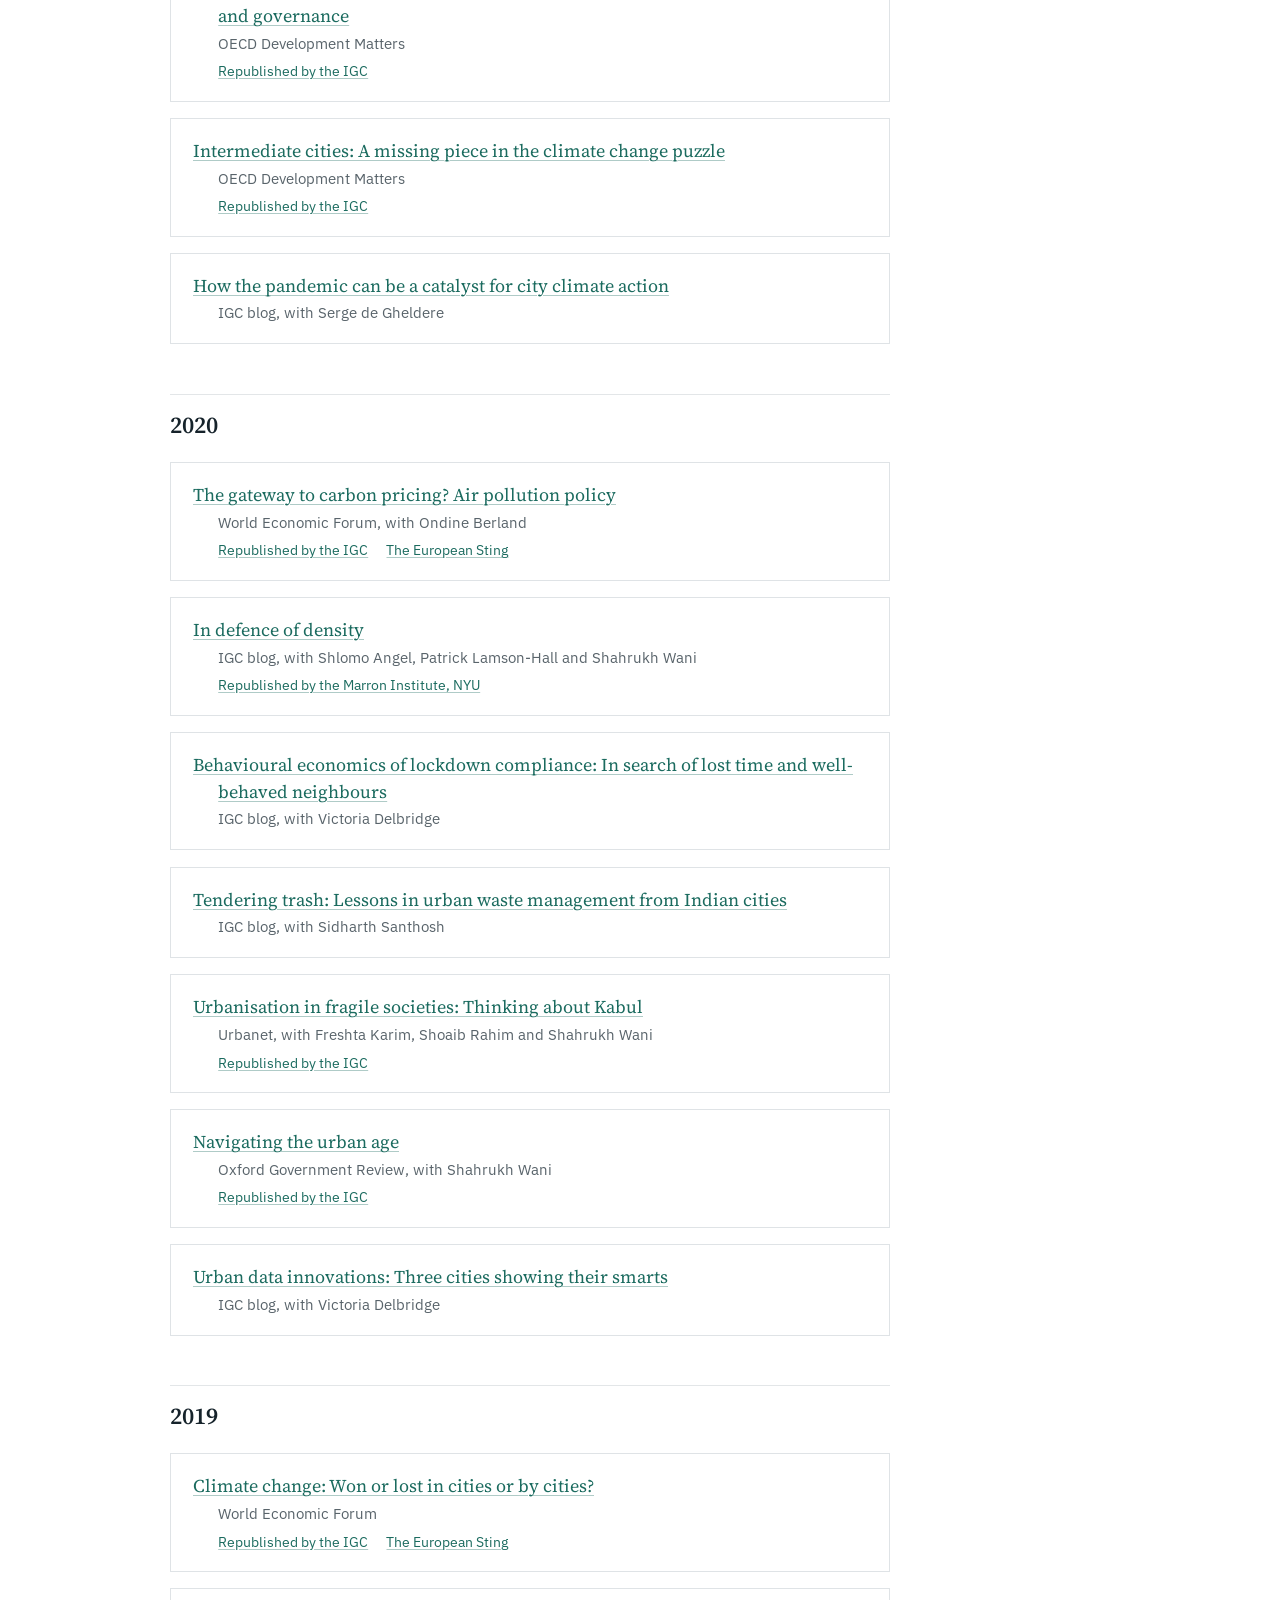
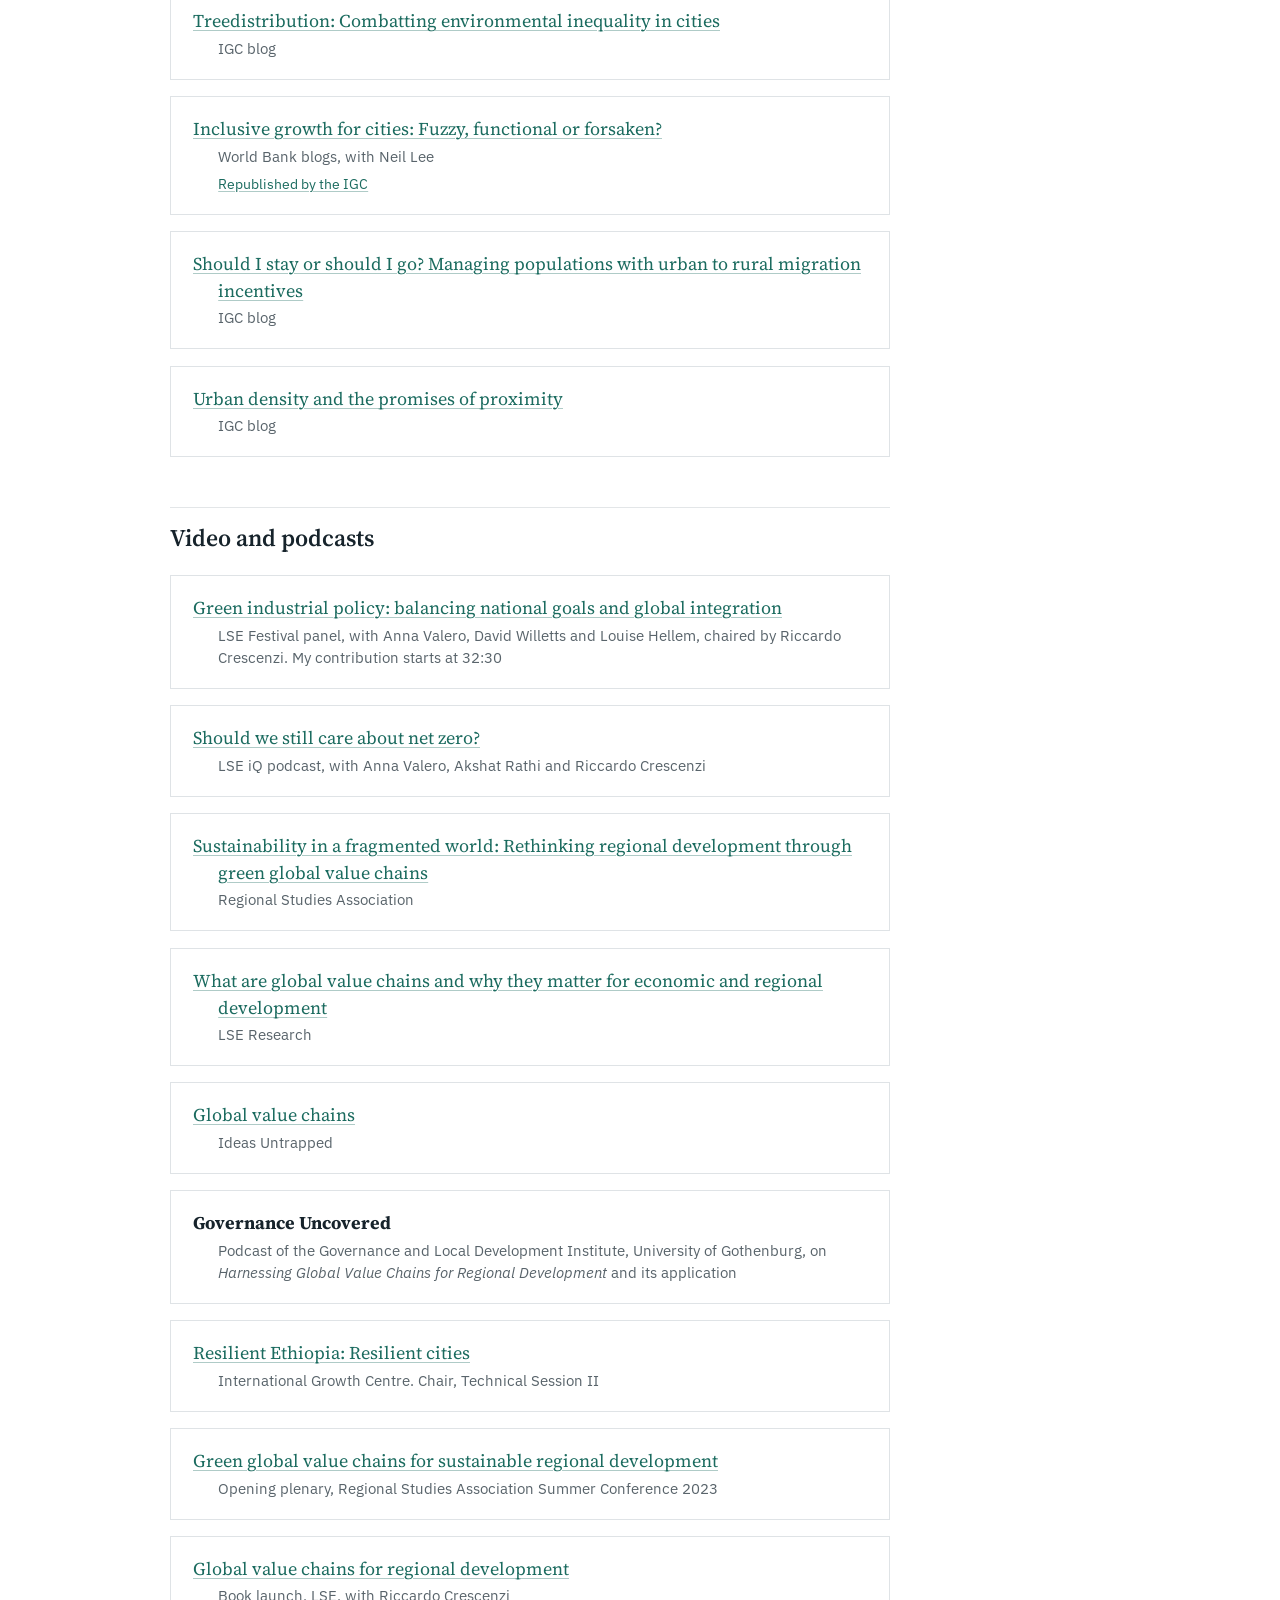
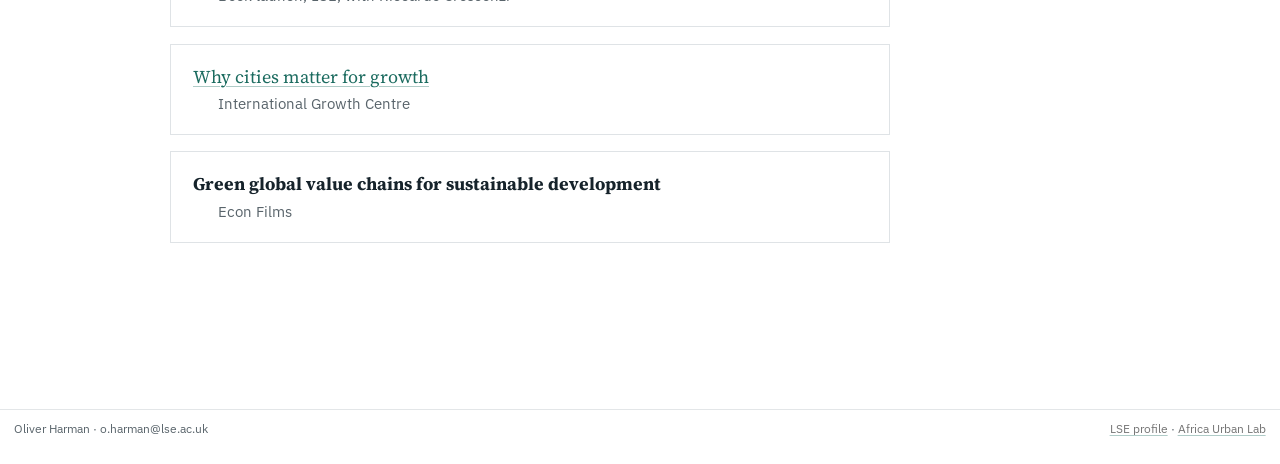
<file: commentary.html>
<!DOCTYPE html>
<html xmlns="http://www.w3.org/1999/xhtml" lang="en" xml:lang="en"><head>

<meta charset="utf-8">
<meta name="generator" content="quarto-1.10.18">

<meta name="viewport" content="width=device-width, initial-scale=1.0, user-scalable=yes">

<meta name="description" content="Writing, video and podcasts for wider audiences on cities, regions and global value chains.">

<title>Commentary – Oliver Harman</title>
<style>
/* Default styles provided by pandoc.
** See https://pandoc.org/MANUAL.html#variables-for-html for config info.
*/
span.smallcaps{font-variant: small-caps;}
div.columns{display: flex; gap: 1.5em;}
div.column{flex: auto;}
@media screen {
div.columns{gap: min(4vw, 1.5em);}
div.column{overflow-x: auto;}
}
div.hanging-indent{margin-left: 1.5em; text-indent: -1.5em;}
ul.task-list{list-style: none;}
ul.task-list li input[type="checkbox"] {
  width: 0.8em;
  margin: 0 0.8em 0.2em -1em; /* quarto-specific, see https://github.com/quarto-dev/quarto-cli/issues/4556 */ 
  vertical-align: middle;
}
</style>


<script src="site_libs/quarto-nav/quarto-nav.js"></script>
<script src="site_libs/quarto-nav/headroom.min.js"></script>
<script src="site_libs/clipboard/clipboard.min.js"></script>
<script src="site_libs/quarto-search/autocomplete.umd.js"></script>
<script src="site_libs/quarto-search/fuse.min.js"></script>
<script src="site_libs/quarto-search/quarto-search.js"></script>
<meta name="quarto:offset" content="./">
<link href="./assets/favicon.png" rel="icon" type="image/png">
<script src="site_libs/quarto-html/quarto.js" type="module"></script>
<script src="site_libs/quarto-html/tabsets/tabsets.js" type="module"></script>
<script src="site_libs/quarto-html/popper.min.js"></script>
<script src="site_libs/quarto-html/tippy.umd.min.js"></script>
<link href="site_libs/quarto-html/tippy.css" rel="stylesheet">
<link href="site_libs/quarto-html/quarto-syntax-highlighting-64a204ab8560d761af7679ceaba22944.css" rel="stylesheet" id="quarto-text-highlighting-styles">
<script src="site_libs/bootstrap/bootstrap.min.js"></script>
<link href="site_libs/bootstrap/bootstrap-icons.css" rel="stylesheet">
<link href="site_libs/bootstrap/bootstrap-cc58427bfe1f40533ad31785c9c80ab6.min.css" rel="stylesheet" append-hash="true" id="quarto-bootstrap" data-mode="light">
<script id="quarto-search-options" type="application/json">{
  "location": "navbar",
  "copy-button": false,
  "collapse-after": 3,
  "panel-placement": "end",
  "type": "overlay",
  "limit": 50,
  "keyboard-shortcut": [
    "f",
    "/",
    "s"
  ],
  "show-item-context": false,
  "language": {
    "search-no-results-text": "No results",
    "search-matching-documents-text": "matching documents",
    "search-copy-link-title": "Copy link to search",
    "search-hide-matches-text": "Hide additional matches",
    "search-more-match-text": "more match in this document",
    "search-more-matches-text": "more matches in this document",
    "search-clear-button-title": "Clear",
    "search-text-placeholder": "",
    "search-detached-cancel-button-title": "Cancel",
    "search-submit-button-title": "Submit",
    "search-label": "Search"
  }
}</script>


<meta property="og:title" content="Commentary – Oliver Harman">
<meta property="og:description" content="Writing, video and podcasts for wider audiences on cities, regions and global value chains.">
<meta property="og:site_name" content="Oliver Harman">
<meta name="twitter:title" content="Commentary – Oliver Harman">
<meta name="twitter:description" content="Writing, video and podcasts for wider audiences on cities, regions and global value chains.">
<meta name="twitter:card" content="summary_large_image">
</head>

<body class="nav-fixed quarto-light">

<div id="quarto-search-results"></div>
  <header id="quarto-header" class="headroom fixed-top">
    <nav class="navbar navbar-expand-lg " data-bs-theme="dark">
      <div class="navbar-container container-fluid">
      <div class="navbar-brand-container mx-auto">
    <a href="./index.html" class="navbar-brand navbar-brand-logo">
    <img src="./assets/mark.svg" alt="" class="navbar-logo light-content">
    <img src="./assets/mark.svg" alt="" class="navbar-logo dark-content">
    </a>
    <a class="navbar-brand" href="./index.html">
    <span class="navbar-title">Oliver Harman</span>
    </a>
  </div>
            <div id="quarto-search" class="" title="Search"></div>
          <button class="navbar-toggler" type="button" data-bs-toggle="collapse" data-bs-target="#navbarCollapse" aria-controls="navbarCollapse" role="menu" aria-expanded="false" aria-label="Toggle navigation" onclick="if (window.quartoToggleHeadroom) { window.quartoToggleHeadroom(); }">
  <span class="navbar-toggler-icon"></span>
</button>
          <div class="collapse navbar-collapse" id="navbarCollapse">
            <ul class="navbar-nav navbar-nav-scroll me-auto">
  <li class="nav-item">
    <a class="nav-link" href="./index.html"> 
<span class="menu-text">Home</span></a>
  </li>  
  <li class="nav-item dropdown ">
    <a class="nav-link dropdown-toggle" href="#" id="nav-menu-research" role="link" data-bs-toggle="dropdown" aria-expanded="false">
 <span class="menu-text">Research</span>
    </a>
    <ul class="dropdown-menu" aria-labelledby="nav-menu-research">    
        <li>
    <a class="dropdown-item" href="./research.html">
 <span class="dropdown-text">Research overview</span></a>
  </li>  
        <li>
    <a class="dropdown-item" href="./green-global-value-chains.html">
 <span class="dropdown-text">Book: Green Global Value Chains</span></a>
  </li>  
        <li>
    <a class="dropdown-item" href="./harnessing-global-value-chains.html">
 <span class="dropdown-text">Book: Harnessing Global Value Chains</span></a>
  </li>  
    </ul>
  </li>
  <li class="nav-item">
    <a class="nav-link" href="./teaching.html"> 
<span class="menu-text">Teaching</span></a>
  </li>  
  <li class="nav-item">
    <a class="nav-link" href="./policy.html"> 
<span class="menu-text">Policy research</span></a>
  </li>  
  <li class="nav-item">
    <a class="nav-link active" href="./commentary.html" aria-current="page"> 
<span class="menu-text">Commentary</span></a>
  </li>  
  <li class="nav-item dropdown ">
    <a class="nav-link dropdown-toggle" href="#" id="nav-menu-cv" role="link" data-bs-toggle="dropdown" aria-expanded="false">
 <span class="menu-text">CV</span>
    </a>
    <ul class="dropdown-menu" aria-labelledby="nav-menu-cv">    
        <li>
    <a class="dropdown-item" href="./cv/harman-cv-abridged.pdf">
 <span class="dropdown-text">Abridged CV (PDF)</span></a>
  </li>  
        <li>
    <a class="dropdown-item" href="./cv/harman-cv-full.pdf">
 <span class="dropdown-text">Full CV (PDF)</span></a>
  </li>  
    </ul>
  </li>
</ul>
            <ul class="navbar-nav navbar-nav-scroll ms-auto">
  <li class="nav-item compact">
    <a class="nav-link" href="mailto:o.harman@lse.ac.uk"> <i class="bi bi-envelope" role="img" aria-label="Email">
</i> 
<span class="menu-text"></span></a>
  </li>  
  <li class="nav-item compact">
    <a class="nav-link" href="https://scholar.google.com/citations?user=SLb3QHIAAAAJ"> <i class="bi bi-mortarboard-fill" role="img" aria-label="Google Scholar">
</i> 
<span class="menu-text"></span></a>
  </li>  
  <li class="nav-item compact">
    <a class="nav-link" href="https://www.linkedin.com/in/oharman/"> <i class="bi bi-linkedin" role="img" aria-label="LinkedIn">
</i> 
<span class="menu-text"></span></a>
  </li>  
</ul>
          </div> <!-- /navcollapse -->
            <div class="quarto-navbar-tools">
</div>
      </div> <!-- /container-fluid -->
    </nav>
</header>
<!-- content -->
<div id="quarto-content" class="quarto-container page-columns page-rows-contents page-layout-article page-navbar">
<!-- sidebar -->
<!-- margin-sidebar -->
    <div id="quarto-margin-sidebar" class="sidebar margin-sidebar">
        <nav id="TOC" role="doc-toc" class="toc-active">
    <h2 id="toc-title">On this page</h2>
   
  <ul class="collapse">
  <li><a href="#section" id="toc-section" class="nav-link active" data-scroll-target="#section">2026</a></li>
  <li><a href="#section-1" id="toc-section-1" class="nav-link" data-scroll-target="#section-1">2025</a></li>
  <li><a href="#section-2" id="toc-section-2" class="nav-link" data-scroll-target="#section-2">2023</a></li>
  <li><a href="#section-3" id="toc-section-3" class="nav-link" data-scroll-target="#section-3">2022</a></li>
  <li><a href="#section-4" id="toc-section-4" class="nav-link" data-scroll-target="#section-4">2021</a></li>
  <li><a href="#section-5" id="toc-section-5" class="nav-link" data-scroll-target="#section-5">2020</a></li>
  <li><a href="#section-6" id="toc-section-6" class="nav-link" data-scroll-target="#section-6">2019</a></li>
  <li><a href="#video-and-podcasts" id="toc-video-and-podcasts" class="nav-link" data-scroll-target="#video-and-podcasts">Video and podcasts</a></li>
  </ul>
</nav>
    </div>
<!-- main -->
<main class="content" id="quarto-document-content">

<header id="title-block-header" class="quarto-title-block default">
<div class="quarto-title">
<h1 class="title">Commentary</h1>
</div>

<div>
  <div class="description">
    Writing, video and podcasts for wider audiences on cities, regions and global value chains.
  </div>
</div>


<div class="quarto-title-meta">

    
  
    
  </div>
  


</header>


<p>Shorter pieces for wider audiences, in outlets including the World Economic Forum, OECD Development Matters, Ideas for India, LSE Business Review and the IGC blog.</p>
<section id="section" class="level2">
<h2 data-anchor-id="section">2026</h2>
<div class="pubs">
<ul>
<li><p><strong><a href="https://blogs.lse.ac.uk/lsereviewofbooks/2026/11/09/cop-31-can-we-solve-the-climate-crisis-under-capitalism-nick-stern-robert-falkner-giulia-leonelli-laurie-parsons-riccardo-crescenzi-oliver-harman/">Can we solve the climate crisis under capitalism?</a></strong> <span class="venue">LSE Review of Books, with Riccardo Crescenzi. A COP31 feature with contributions from Nicholas Stern, Giulia Claudia Leonelli, Laurie Parsons and Robert Falkner</span></p></li>
<li><p><strong><a href="https://www.regionalstudies.org/news/from-harnessing-gvcs-to-green-gvcs-the-last-chapter-became-the-first/">From harnessing GVCs to green GVCs: The last chapter became the first</a></strong> <span class="venue">Regional Studies Association, with Riccardo Crescenzi. On how the final chapter of <em>Harnessing Global Value Chains for Regional Development</em> became the starting point for the new book</span></p></li>
<li><p><strong><a href="https://www.theigc.org/blogs/green-foreign-direct-investment-africa">Green investment in Africa is larger — and more concentrated — than statistics show</a></strong> <span class="venue">IGC blog, on behalf of Juan Alvarez-Vilanova, Riccardo Crescenzi, James Hayward, Christian Lippitsch and Till Meissner</span></p></li>
<li><p><strong><a href="https://www.lse.ac.uk/Events/LSE-Festival/2026/LF26-Holdingpowerfultoaccount-foodmiles.pdf">Why must a pear cross three continents before reaching a lunchbox?</a></strong> <span class="venue">Exhibition panel, with Riccardo Crescenzi, in <em>How to save the planet</em>, the LSE Festival exhibition</span> <span class="links"><a href="https://www.lse.ac.uk/events/lse-festival/2026/lse-festival-exhibition">About the exhibition</a></span></p></li>
<li><p><strong><a href="https://blogs.lse.ac.uk/businessreview/2026/06/13/made-in-britain-or-designed-in-britain-what-port-talbot-teaches-us-about-the-green-economy/">Made in Britain, or designed in Britain? What Port Talbot teaches us about the green economy</a></strong> <span class="venue">LSE Business Review, with Riccardo Crescenzi</span></p></li>
</ul>
</div>
</section>
<section id="section-1" class="level2">
<h2 data-anchor-id="section-1">2025</h2>
<div class="pubs">
<ul>
<li><p><strong><a href="https://www.ideasforindia.in/topics/environment/from-4-to-54-hits-and-misses-in-india-s-waste-reforms">From 4 to 54: Hits and misses in India’s waste reforms</a></strong> <span class="venue">Ideas for India</span> <span class="links"><a href="https://www.ideasforindia.in/topics/environment/from-4-to-54-hits-and-misses-in-india-s-waste-reforms-hindi">Hindi</a></span></p></li>
<li><p><strong><a href="https://www.theigc.org/blogs/cleaner-cities-urban-waste-management">Creating cleaner cities: Sustainable strategies for urban waste management</a></strong> <span class="venue">IGC blog, with Erin Spence</span></p></li>
<li><p><strong><a href="https://www.theigc.org/blogs/politics-trash-waste-management-trust-cities">Politics of trash: How waste management can build trust in cities</a></strong> <span class="venue">IGC blog, with Victoria Delbridge</span></p></li>
<li><p><strong><a href="https://www.theigc.org/blogs/whats-in-the-bin-cities-waste-data">What’s in the bin? Cities’ waste data can guide smarter decisions</a></strong> <span class="venue">IGC blog, with Victoria Delbridge</span></p></li>
</ul>
</div>
</section>
<section id="section-2" class="level2">
<h2 data-anchor-id="section-2">2023</h2>
<div class="pubs">
<ul>
<li><p><strong><a href="https://www.regionalstudies.org/rsa-blog/blog2023sss24651/">Green global value chains for sustainable regional development</a></strong> <span class="venue">Regional Studies Association blog, with Riccardo Crescenzi</span> <span class="links"><a href="https://blogs.lse.ac.uk/gild/2024/03/19/green-global-value-chains-for-sustainable-regional-development/">Republished on the LSE GILD blog</a></span></p></li>
<li><p><strong><a href="https://www.weforum.org/agenda/2023/09/sustainable-urbanisation-in-developing-countries-adjusting-to-changing-opportunities/">How developing countries can embrace change and reap opportunities from sustainable urbanisation</a></strong> <span class="venue">World Economic Forum, with Victoria Delbridge and Juliana Oliveira-Cunha</span> <span class="links"><a href="https://es.weforum.org/stories/forum-institutional/asi-es-como-los-paises-en-desarrollo-pueden-equilibrar-crecimiento-con-urbanizacion-sostenible/">Spanish</a></span></p></li>
<li><p><strong><a href="https://www.lse.ac.uk/research/research-for-the-world/economics/leveraging-global-value-chains">Leveraging opportunities from global value chains for regional development</a></strong> <span class="venue">LSE Research for the World, with Riccardo Crescenzi</span></p></li>
<li><p><strong><a href="https://www.hinrichfoundation.com/research/article/fdi/public-policy-considerations-for-climbing-global-value-chains-in-asia">Public policy considerations for climbing global value chains in Asia</a></strong> <span class="venue">Hinrich Foundation, with Riccardo Crescenzi</span></p></li>
<li><p><strong><a href="https://www.theigc.org/blogs/quantifying-sustainable-urbanisation-pathways-developing-country-cities">Quantifying sustainable urbanisation pathways in developing country cities</a></strong> <span class="venue">IGC blog</span></p></li>
</ul>
</div>
</section>
<section id="section-3" class="level2">
<h2 data-anchor-id="section-3">2022</h2>
<div class="pubs">
<ul>
<li><p><strong><a href="https://insights.taylorandfrancis.com/sustainability/globally-inclusive-policy-sustainability">How can policy makers be globally inclusive when it comes to sustainability?</a></strong> <span class="venue">Taylor &amp; Francis Insights</span></p></li>
<li><p><strong><a href="https://www.hinrichfoundation.com/research/article/fdi/upgrading-global-value-chains-gvc-in-asia">Multiple pathways to upgrading in global value chains in Asia</a></strong> <span class="venue">Hinrich Foundation, with Riccardo Crescenzi</span></p></li>
<li><p><strong><a href="https://www.theigc.org/blog/the-role-of-inter-governmental-transfers-in-financing-africas-cities/">The role of inter-governmental transfers in financing Africa’s cities</a></strong> <span class="venue">IGC blog</span></p></li>
<li><p><strong><a href="https://www.theigc.org/blog/barriers-for-women-in-economics-a-review-of-recent-findings/">Barriers for women in economics: A review of recent findings</a></strong> <span class="venue">IGC blog, with Ondine Berland and Ninon Moreau-Kastler</span></p></li>
</ul>
</div>
</section>
<section id="section-4" class="level2">
<h2 data-anchor-id="section-4">2021</h2>
<div class="pubs">
<ul>
<li><p><strong><a href="https://www.thinkglobalhealth.org/article/learning-lagos">Learning from Lagos</a></strong> <span class="venue">Think Global Health, with Siobhan McDonough</span> <span class="links"><a href="https://www.theigc.org/blog/learning-from-lagos/">Republished by the IGC</a></span></p></li>
<li><p><strong><a href="https://oecd-development-matters.org/2021/09/09/intermediate-cities-and-climate-action-driving-change-through-urban-land-use-and-governance/">Intermediate cities and climate action: Driving change through urban land use and governance</a></strong> <span class="venue">OECD Development Matters</span> <span class="links"><a href="https://www.theigc.org/blog/intermediate-cites-and-climate-action-driving-change-through-urban-land-use-and-governance/">Republished by the IGC</a></span></p></li>
<li><p><strong><a href="https://oecd-development-matters.org/2021/09/08/intermediate-cities-a-missing-piece-in-the-climate-change-puzzle/">Intermediate cities: A missing piece in the climate change puzzle</a></strong> <span class="venue">OECD Development Matters</span> <span class="links"><a href="https://www.theigc.org/blog/intermediate-cities-a-missing-piece-in-the-climate-change-puzzle/">Republished by the IGC</a></span></p></li>
<li><p><strong><a href="https://www.theigc.org/blog/how-the-pandemic-can-be-a-catalyst-for-city-climate-action/">How the pandemic can be a catalyst for city climate action</a></strong> <span class="venue">IGC blog, with Serge de Gheldere</span></p></li>
</ul>
</div>
</section>
<section id="section-5" class="level2">
<h2 data-anchor-id="section-5">2020</h2>
<div class="pubs">
<ul>
<li><p><strong><a href="https://www.weforum.org/agenda/2020/01/a-gateway-tax-for-helping-mitigate-climate-change/">The gateway to carbon pricing? Air pollution policy</a></strong> <span class="venue">World Economic Forum, with Ondine Berland</span> <span class="links"><a href="https://www.theigc.org/blog/the-gateway-to-carbon-pricing-air-pollution-policy/">Republished by the IGC</a> <a href="https://europeansting.com/2020/01/15/the-gateway-to-carbon-pricing-air-pollution-policy/">The European Sting</a></span></p></li>
<li><p><strong><a href="https://www.theigc.org/blog/in-defence-of-density/">In defence of density</a></strong> <span class="venue">IGC blog, with Shlomo Angel, Patrick Lamson-Hall and Shahrukh Wani</span> <span class="links"><a href="https://marroninstitute.nyu.edu/blog/in-defence-of-density">Republished by the Marron Institute, NYU</a></span></p></li>
<li><p><strong><a href="https://www.theigc.org/blog/behavioural-economics-of-lockdown-compliance-in-search-of-lost-time-and-well-behaved-neighbours/">Behavioural economics of lockdown compliance: In search of lost time and well-behaved neighbours</a></strong> <span class="venue">IGC blog, with Victoria Delbridge</span></p></li>
<li><p><strong><a href="https://www.theigc.org/blog/tendering-trash-lessons-in-urban-waste-management-from-indian-cities/">Tendering trash: Lessons in urban waste management from Indian cities</a></strong> <span class="venue">IGC blog, with Sidharth Santhosh</span></p></li>
<li><p><strong><a href="https://www.urbanet.info/urbanisation-in-fragile-societies-kabul/">Urbanisation in fragile societies: Thinking about Kabul</a></strong> <span class="venue">Urbanet, with Freshta Karim, Shoaib Rahim and Shahrukh Wani</span> <span class="links"><a href="https://www.theigc.org/blog/urbanisation-in-fragile-societies-thinking-about-kabul/">Republished by the IGC</a></span></p></li>
<li><p><strong><a href="https://www.bsg.ox.ac.uk/sites/default/files/2019-11/BSG-OxfordGovernmentReview-Issue4%20WEB.pdf">Navigating the urban age</a></strong> <span class="venue">Oxford Government Review, with Shahrukh Wani</span> <span class="links"><a href="https://www.theigc.org/blog/navigating-the-urban-age/">Republished by the IGC</a></span></p></li>
<li><p><strong><a href="https://www.theigc.org/blog/urban-data-innovations-three-cities-showing-their-smarts/">Urban data innovations: Three cities showing their smarts</a></strong> <span class="venue">IGC blog, with Victoria Delbridge</span></p></li>
</ul>
</div>
</section>
<section id="section-6" class="level2">
<h2 data-anchor-id="section-6">2019</h2>
<div class="pubs">
<ul>
<li><p><strong><a href="https://www.weforum.org/agenda/2019/09/climate-change-won-or-lost-in-cities-or-by-cities/">Climate change: Won or lost in cities or by cities?</a></strong> <span class="venue">World Economic Forum</span> <span class="links"><a href="https://www.theigc.org/blog/climate-change-won-or-lost-in-cities-or-by-cities/">Republished by the IGC</a> <a href="https://europeansting.com/2019/09/17/climate-change-won-or-lost-in-cities-or-by-cities/">The European Sting</a></span></p></li>
<li><p><strong><a href="https://www.theigc.org/blog/treedistribution-combatting-environmental-inequality-in-cities/">Treedistribution: Combatting environmental inequality in cities</a></strong> <span class="venue">IGC blog</span></p></li>
<li><p><strong><a href="https://blogs.worldbank.org/developmenttalk/inclusive-growth-cities-fuzzy-functional-or-forsaken">Inclusive growth for cities: Fuzzy, functional or forsaken?</a></strong> <span class="venue">World Bank blogs, with Neil Lee</span> <span class="links"><a href="https://www.theigc.org/blog/inclusive-growth-for-cities-fuzzy-functional-or-forsaken/">Republished by the IGC</a></span></p></li>
<li><p><strong><a href="https://www.theigc.org/blog/should-i-stay-or-should-i-go-managing-populations-with-urban-to-rural-migration-incentives/">Should I stay or should I go? Managing populations with urban to rural migration incentives</a></strong> <span class="venue">IGC blog</span></p></li>
<li><p><strong><a href="https://www.theigc.org/blog/urban-density-and-the-promises-of-proximity/">Urban density and the promises of proximity</a></strong> <span class="venue">IGC blog</span></p></li>
</ul>
</div>
</section>
<section id="video-and-podcasts" class="level2">
<h2 data-anchor-id="video-and-podcasts">Video and podcasts</h2>
<div class="pubs">
<ul>
<li><p><strong><a href="https://www.youtube.com/watch?v=Q4jl9RzZLRU&amp;t=1950s">Green industrial policy: balancing national goals and global integration</a></strong> <span class="venue">LSE Festival panel, with Anna Valero, David Willetts and Louise Hellem, chaired by Riccardo Crescenzi. My contribution starts at 32:30</span></p></li>
<li><p><strong><a href="https://www.lse.ac.uk/lse-player/should-we-still-care-about-net-zero">Should we still care about net zero?</a></strong> <span class="venue">LSE iQ podcast, with Anna Valero, Akshat Rathi and Riccardo Crescenzi</span></p></li>
<li><p><strong><a href="https://www.youtube.com/watch?v=Vlg8Ty7w7tQ">Sustainability in a fragmented world: Rethinking regional development through green global value chains</a></strong> <span class="venue">Regional Studies Association</span></p></li>
<li><p><strong><a href="https://www.youtube.com/watch?v=_sY8nbtDTTY">What are global value chains and why they matter for economic and regional development</a></strong> <span class="venue">LSE Research</span></p></li>
<li><p><strong><a href="https://www.youtube.com/watch?v=l90ZD9Hg0Yw">Global value chains</a></strong> <span class="venue">Ideas Untrapped</span></p></li>
<li><p><strong>Governance Uncovered</strong> <span class="venue">Podcast of the Governance and Local Development Institute, University of Gothenburg, on <em>Harnessing Global Value Chains for Regional Development</em> and its application</span></p></li>
<li><p><strong><a href="https://www.youtube.com/watch?v=X0LCDXsA8qc">Resilient Ethiopia: Resilient cities</a></strong> <span class="venue">International Growth Centre. Chair, Technical Session II</span></p></li>
<li><p><strong><a href="https://www.youtube.com/watch?v=sNRER6fGE9c">Green global value chains for sustainable regional development</a></strong> <span class="venue">Opening plenary, Regional Studies Association Summer Conference 2023</span></p></li>
<li><p><strong><a href="https://www.youtube.com/watch?v=fIFIfQ4JgoQ">Global value chains for regional development</a></strong> <span class="venue">Book launch, LSE, with Riccardo Crescenzi</span></p></li>
<li><p><strong><a href="https://www.youtube.com/watch?v=WoMAZQbBqDU">Why cities matter for growth</a></strong> <span class="venue">International Growth Centre</span></p></li>
<li><p><strong>Green global value chains for sustainable development</strong> <span class="venue">Econ Films</span></p></li>
</ul>
</div>


</section>

</main> <!-- /main -->
<script id="quarto-html-after-body" type="application/javascript">
  window.document.addEventListener("DOMContentLoaded", function (event) {
    const isCodeAnnotation = (el) => {
      for (const clz of el.classList) {
        if (clz.startsWith('code-annotation-')) {                     
          return true;
        }
      }
      return false;
    }
    const onCopySuccess = function(e) {
      // button target
      const button = e.trigger;
      // don't keep focus
      button.blur();
      // flash "checked"
      button.classList.add('code-copy-button-checked');
      var currentTitle = button.getAttribute("title");
      button.setAttribute("title", "Copied!");
      let tooltip;
      if (window.bootstrap) {
        button.setAttribute("data-bs-toggle", "tooltip");
        button.setAttribute("data-bs-placement", "left");
        button.setAttribute("data-bs-title", "Copied!");
        tooltip = new bootstrap.Tooltip(button, 
          { trigger: "manual", 
            customClass: "code-copy-button-tooltip",
            offset: [0, -8]});
        tooltip.show();    
      }
      setTimeout(function() {
        if (tooltip) {
          tooltip.hide();
          button.removeAttribute("data-bs-title");
          button.removeAttribute("data-bs-toggle");
          button.removeAttribute("data-bs-placement");
        }
        button.setAttribute("title", currentTitle);
        button.classList.remove('code-copy-button-checked');
      }, 1000);
      // clear code selection
      e.clearSelection();
    }
    const getTextToCopy = function(trigger) {
      const outerScaffold = trigger.parentElement.cloneNode(true);
      const codeEl = outerScaffold.querySelector('code');
      for (const childEl of codeEl.children) {
        if (isCodeAnnotation(childEl)) {
          childEl.remove();
        }
      }
      return codeEl.innerText;
    }
    const clipboard = new window.ClipboardJS('.code-copy-button:not([data-in-quarto-modal])', {
      text: getTextToCopy
    });
    clipboard.on('success', onCopySuccess);
    if (window.document.getElementById('quarto-embedded-source-code-modal')) {
      const clipboardModal = new window.ClipboardJS('.code-copy-button[data-in-quarto-modal]', {
        text: getTextToCopy,
        container: window.document.getElementById('quarto-embedded-source-code-modal')
      });
      clipboardModal.on('success', onCopySuccess);
    }
      var localhostRegex = new RegExp(/^(?:http|https):\/\/localhost\:?[0-9]*\//);
      var mailtoRegex = new RegExp(/^mailto:/);
        var filterRegex = new RegExp("https:\/\/www\.oliverharman\.me");
      var isInternal = (href) => {
          return filterRegex.test(href) || localhostRegex.test(href) || mailtoRegex.test(href);
      }
      // Inspect non-navigation links and adorn them if external
     var links = window.document.querySelectorAll('a[href]:not(.nav-link):not(.navbar-brand):not(.toc-action):not(.sidebar-link):not(.sidebar-item-toggle):not(.pagination-link):not(.no-external):not([aria-hidden]):not(.dropdown-item):not(.quarto-navigation-tool):not(.about-link)');
      for (var i=0; i<links.length; i++) {
        const link = links[i];
        if (!isInternal(link.href)) {
          // undo the damage that might have been done by quarto-nav.js in the case of
          // links that we want to consider external
          if (link.dataset.originalHref !== undefined) {
            link.href = link.dataset.originalHref;
          }
            // target, if specified
            link.setAttribute("target", "_blank");
            if (link.getAttribute("rel") === null) {
              link.setAttribute("rel", "noopener");
            }
        }
      }
    function tippyHover(el, contentFn, onTriggerFn, onUntriggerFn) {
      const config = {
        allowHTML: true,
        maxWidth: 500,
        delay: 100,
        arrow: false,
        appendTo: function(el) {
            return el.parentElement;
        },
        interactive: true,
        interactiveBorder: 10,
        theme: 'quarto',
        placement: 'bottom-start',
      };
      if (contentFn) {
        config.content = contentFn;
      }
      if (onTriggerFn) {
        config.onTrigger = onTriggerFn;
      }
      if (onUntriggerFn) {
        config.onUntrigger = onUntriggerFn;
      }
      window.tippy(el, config); 
    }
    const noterefs = window.document.querySelectorAll('a[role="doc-noteref"]');
    for (var i=0; i<noterefs.length; i++) {
      const ref = noterefs[i];
      tippyHover(ref, function() {
        // use id or data attribute instead here
        let href = ref.getAttribute('data-footnote-href') || ref.getAttribute('href');
        try { href = new URL(href).hash; } catch {}
        const id = href.replace(/^#\/?/, "");
        const note = window.document.getElementById(id);
        if (note) {
          return note.innerHTML;
        } else {
          return "";
        }
      });
    }
    const xrefs = window.document.querySelectorAll('a.quarto-xref');
    const processXRef = (id, note) => {
      // Strip column container classes
      const stripColumnClz = (el) => {
        el.classList.remove("page-full", "page-columns");
        if (el.children) {
          for (const child of el.children) {
            stripColumnClz(child);
          }
        }
      }
      stripColumnClz(note)
      if (id === null || id.startsWith('sec-')) {
        // Special case sections, only their first couple elements
        const container = document.createElement("div");
        if (note.children && note.children.length > 2) {
          container.appendChild(note.children[0].cloneNode(true));
          for (let i = 1; i < note.children.length; i++) {
            const child = note.children[i];
            if (child.tagName === "P" && child.innerText === "") {
              continue;
            } else {
              container.appendChild(child.cloneNode(true));
              break;
            }
          }
          if (window.Quarto?.typesetMath) {
            window.Quarto.typesetMath(container);
          }
          return container.innerHTML
        } else {
          if (window.Quarto?.typesetMath) {
            window.Quarto.typesetMath(note);
          }
          return note.innerHTML;
        }
      } else {
        // Remove any anchor links if they are present
        const anchorLink = note.querySelector('a.anchorjs-link');
        if (anchorLink) {
          anchorLink.remove();
        }
        if (window.Quarto?.typesetMath) {
          window.Quarto.typesetMath(note);
        }
        if (note.classList.contains("callout")) {
          return note.outerHTML;
        } else {
          return note.innerHTML;
        }
      }
    }
    for (var i=0; i<xrefs.length; i++) {
      const xref = xrefs[i];
      tippyHover(xref, undefined, function(instance) {
        instance.disable();
        let url = xref.getAttribute('href');
        let hash = undefined; 
        if (url.startsWith('#')) {
          hash = url;
        } else {
          try { hash = new URL(url).hash; } catch {}
        }
        if (hash) {
          const id = hash.replace(/^#\/?/, "");
          const note = window.document.getElementById(id);
          if (note !== null) {
            try {
              const html = processXRef(id, note.cloneNode(true));
              instance.setContent(html);
            } finally {
              instance.enable();
              instance.show();
            }
          } else {
            // See if we can fetch this
            fetch(url.split('#')[0])
            .then(res => res.text())
            .then(html => {
              const parser = new DOMParser();
              const htmlDoc = parser.parseFromString(html, "text/html");
              const note = htmlDoc.getElementById(id);
              if (note !== null) {
                const html = processXRef(id, note);
                instance.setContent(html);
              } 
            }).finally(() => {
              instance.enable();
              instance.show();
            });
          }
        } else {
          // See if we can fetch a full url (with no hash to target)
          // This is a special case and we should probably do some content thinning / targeting
          fetch(url)
          .then(res => res.text())
          .then(html => {
            const parser = new DOMParser();
            const htmlDoc = parser.parseFromString(html, "text/html");
            const note = htmlDoc.querySelector('main.content');
            if (note !== null) {
              // This should only happen for chapter cross references
              // (since there is no id in the URL)
              // remove the first header
              if (note.children.length > 0 && note.children[0].tagName === "HEADER") {
                note.children[0].remove();
              }
              const html = processXRef(null, note);
              instance.setContent(html);
            } 
          }).finally(() => {
            instance.enable();
            instance.show();
          });
        }
      }, function(instance) {
      });
    }
        let selectedAnnoteEl;
        const selectorForAnnotation = ( cell, annotation) => {
          let cellAttr = 'data-code-cell="' + cell + '"';
          let lineAttr = 'data-code-annotation="' +  annotation + '"';
          const selector = 'span[' + cellAttr + '][' + lineAttr + ']';
          return selector;
        }
        const selectCodeLines = (annoteEl) => {
          const doc = window.document;
          const targetCell = annoteEl.getAttribute("data-target-cell");
          const targetAnnotation = annoteEl.getAttribute("data-target-annotation");
          const annoteSpan = window.document.querySelector(selectorForAnnotation(targetCell, targetAnnotation));
          const lines = annoteSpan.getAttribute("data-code-lines").split(",");
          const lineIds = lines.map((line) => {
            return targetCell + "-" + line;
          })
          let top = null;
          let height = null;
          let parent = null;
          if (lineIds.length > 0) {
              //compute the position of the single el (top and bottom and make a div)
              const el = window.document.getElementById(lineIds[0]);
              top = el.offsetTop;
              height = el.offsetHeight;
              parent = el.parentElement.parentElement;
            if (lineIds.length > 1) {
              const lastEl = window.document.getElementById(lineIds[lineIds.length - 1]);
              const bottom = lastEl.offsetTop + lastEl.offsetHeight;
              height = bottom - top;
            }
            if (top !== null && height !== null && parent !== null) {
              // cook up a div (if necessary) and position it 
              let div = window.document.getElementById("code-annotation-line-highlight");
              if (div === null) {
                div = window.document.createElement("div");
                div.setAttribute("id", "code-annotation-line-highlight");
                div.style.position = 'absolute';
                parent.appendChild(div);
              }
              div.style.top = top - 2 + "px";
              div.style.height = height + 4 + "px";
              div.style.left = 0;
              let gutterDiv = window.document.getElementById("code-annotation-line-highlight-gutter");
              if (gutterDiv === null) {
                gutterDiv = window.document.createElement("div");
                gutterDiv.setAttribute("id", "code-annotation-line-highlight-gutter");
                gutterDiv.style.position = 'absolute';
                const codeCell = window.document.getElementById(targetCell);
                const gutter = codeCell.querySelector('.code-annotation-gutter');
                gutter.appendChild(gutterDiv);
              }
              gutterDiv.style.top = top - 2 + "px";
              gutterDiv.style.height = height + 4 + "px";
            }
            selectedAnnoteEl = annoteEl;
          }
        };
        const unselectCodeLines = () => {
          const elementsIds = ["code-annotation-line-highlight", "code-annotation-line-highlight-gutter"];
          elementsIds.forEach((elId) => {
            const div = window.document.getElementById(elId);
            if (div) {
              div.remove();
            }
          });
          selectedAnnoteEl = undefined;
        };
          // Handle positioning of the toggle
      window.addEventListener(
        "resize",
        throttle(() => {
          elRect = undefined;
          if (selectedAnnoteEl) {
            selectCodeLines(selectedAnnoteEl);
          }
        }, 10)
      );
      function throttle(fn, ms) {
      let throttle = false;
      let timer;
        return (...args) => {
          if(!throttle) { // first call gets through
              fn.apply(this, args);
              throttle = true;
          } else { // all the others get throttled
              if(timer) clearTimeout(timer); // cancel #2
              timer = setTimeout(() => {
                fn.apply(this, args);
                timer = throttle = false;
              }, ms);
          }
        };
      }
        // Attach click handler to the DT
        const annoteDls = window.document.querySelectorAll('dt[data-target-cell]');
        for (const annoteDlNode of annoteDls) {
          annoteDlNode.addEventListener('click', (event) => {
            const clickedEl = event.target;
            if (clickedEl !== selectedAnnoteEl) {
              unselectCodeLines();
              const activeEl = window.document.querySelector('dt[data-target-cell].code-annotation-active');
              if (activeEl) {
                activeEl.classList.remove('code-annotation-active');
              }
              selectCodeLines(clickedEl);
              clickedEl.classList.add('code-annotation-active');
            } else {
              // Unselect the line
              unselectCodeLines();
              clickedEl.classList.remove('code-annotation-active');
            }
          });
        }
    const findCites = (el) => {
      const parentEl = el.parentElement;
      if (parentEl) {
        const cites = parentEl.dataset.cites;
        if (cites) {
          return {
            el,
            cites: cites.split(' ')
          };
        } else {
          return findCites(el.parentElement)
        }
      } else {
        return undefined;
      }
    };
    var bibliorefs = window.document.querySelectorAll('a[role="doc-biblioref"]');
    for (var i=0; i<bibliorefs.length; i++) {
      const ref = bibliorefs[i];
      const citeInfo = findCites(ref);
      if (citeInfo) {
        tippyHover(citeInfo.el, function() {
          var popup = window.document.createElement('div');
          citeInfo.cites.forEach(function(cite) {
            var citeDiv = window.document.createElement('div');
            citeDiv.classList.add('hanging-indent');
            citeDiv.classList.add('csl-entry');
            var biblioDiv = window.document.getElementById('ref-' + cite);
            if (biblioDiv) {
              citeDiv.innerHTML = biblioDiv.innerHTML;
            }
            popup.appendChild(citeDiv);
          });
          return popup.innerHTML;
        });
      }
    }
  });
  </script>
</div> <!-- /content -->
<footer class="footer">
  <div class="nav-footer">
    <div class="nav-footer-left">
<p>Oliver Harman · o.harman@lse.ac.uk</p>
</div>   
    <div class="nav-footer-center">
      &nbsp;
    </div>
    <div class="nav-footer-right">
<p><a href="https://www.lse.ac.uk/people/oliver-harman">LSE profile</a> · <a href="https://www.asezanzibar.com/africa-urban-lab">Africa Urban Lab</a></p>
</div>
  </div>
</footer>




</body></html>
</file>
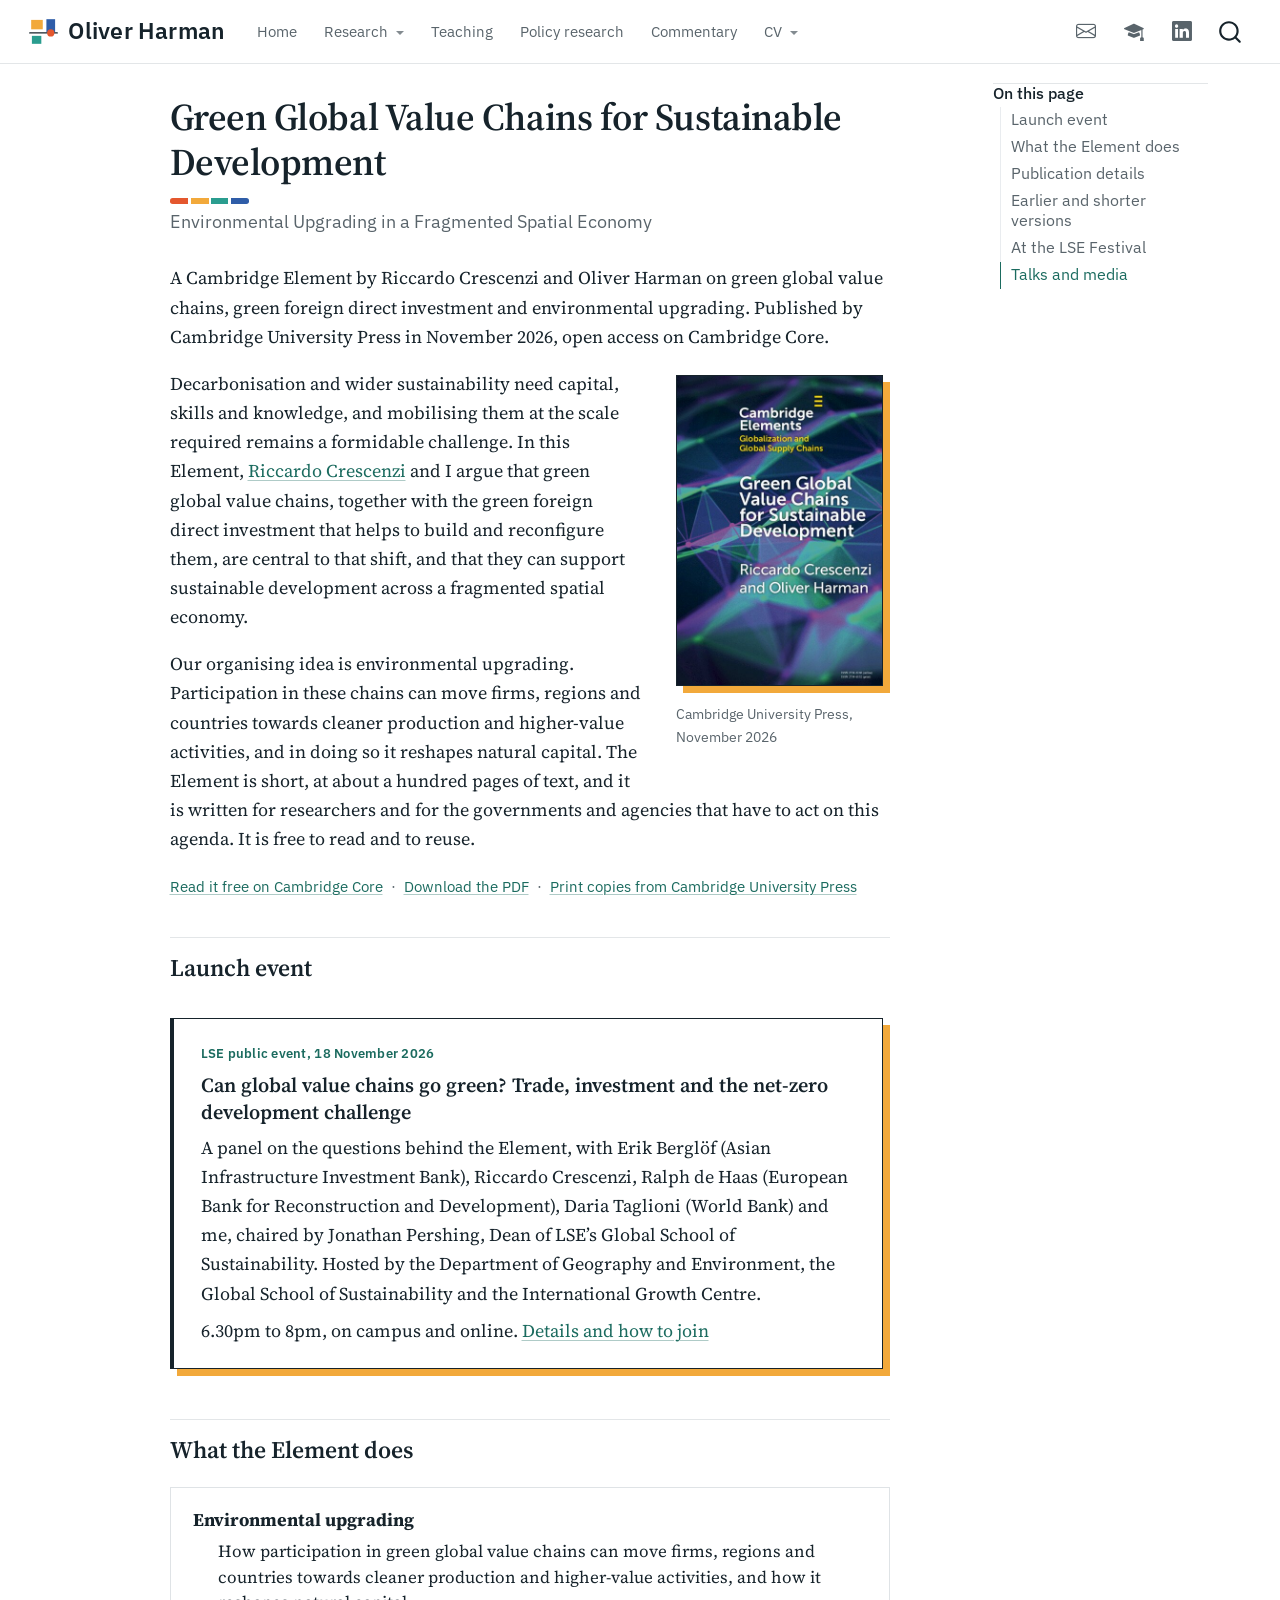
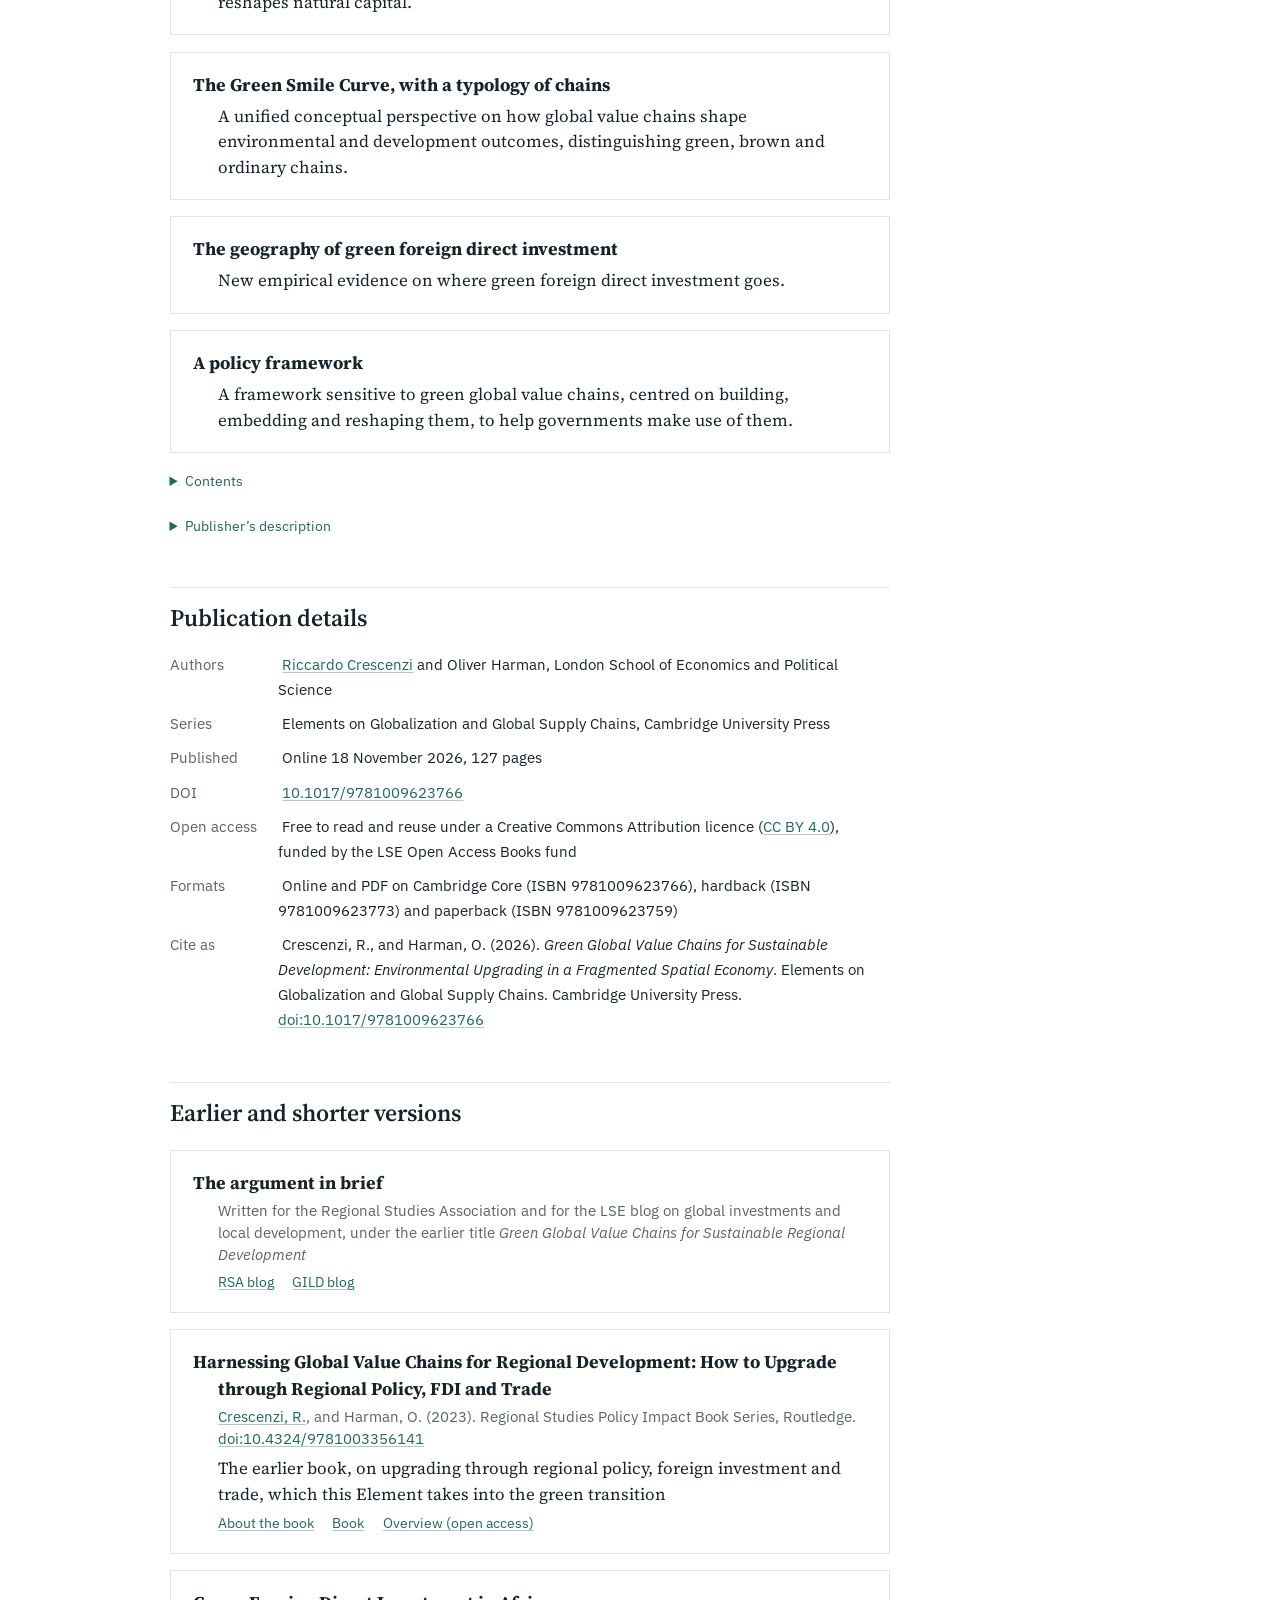
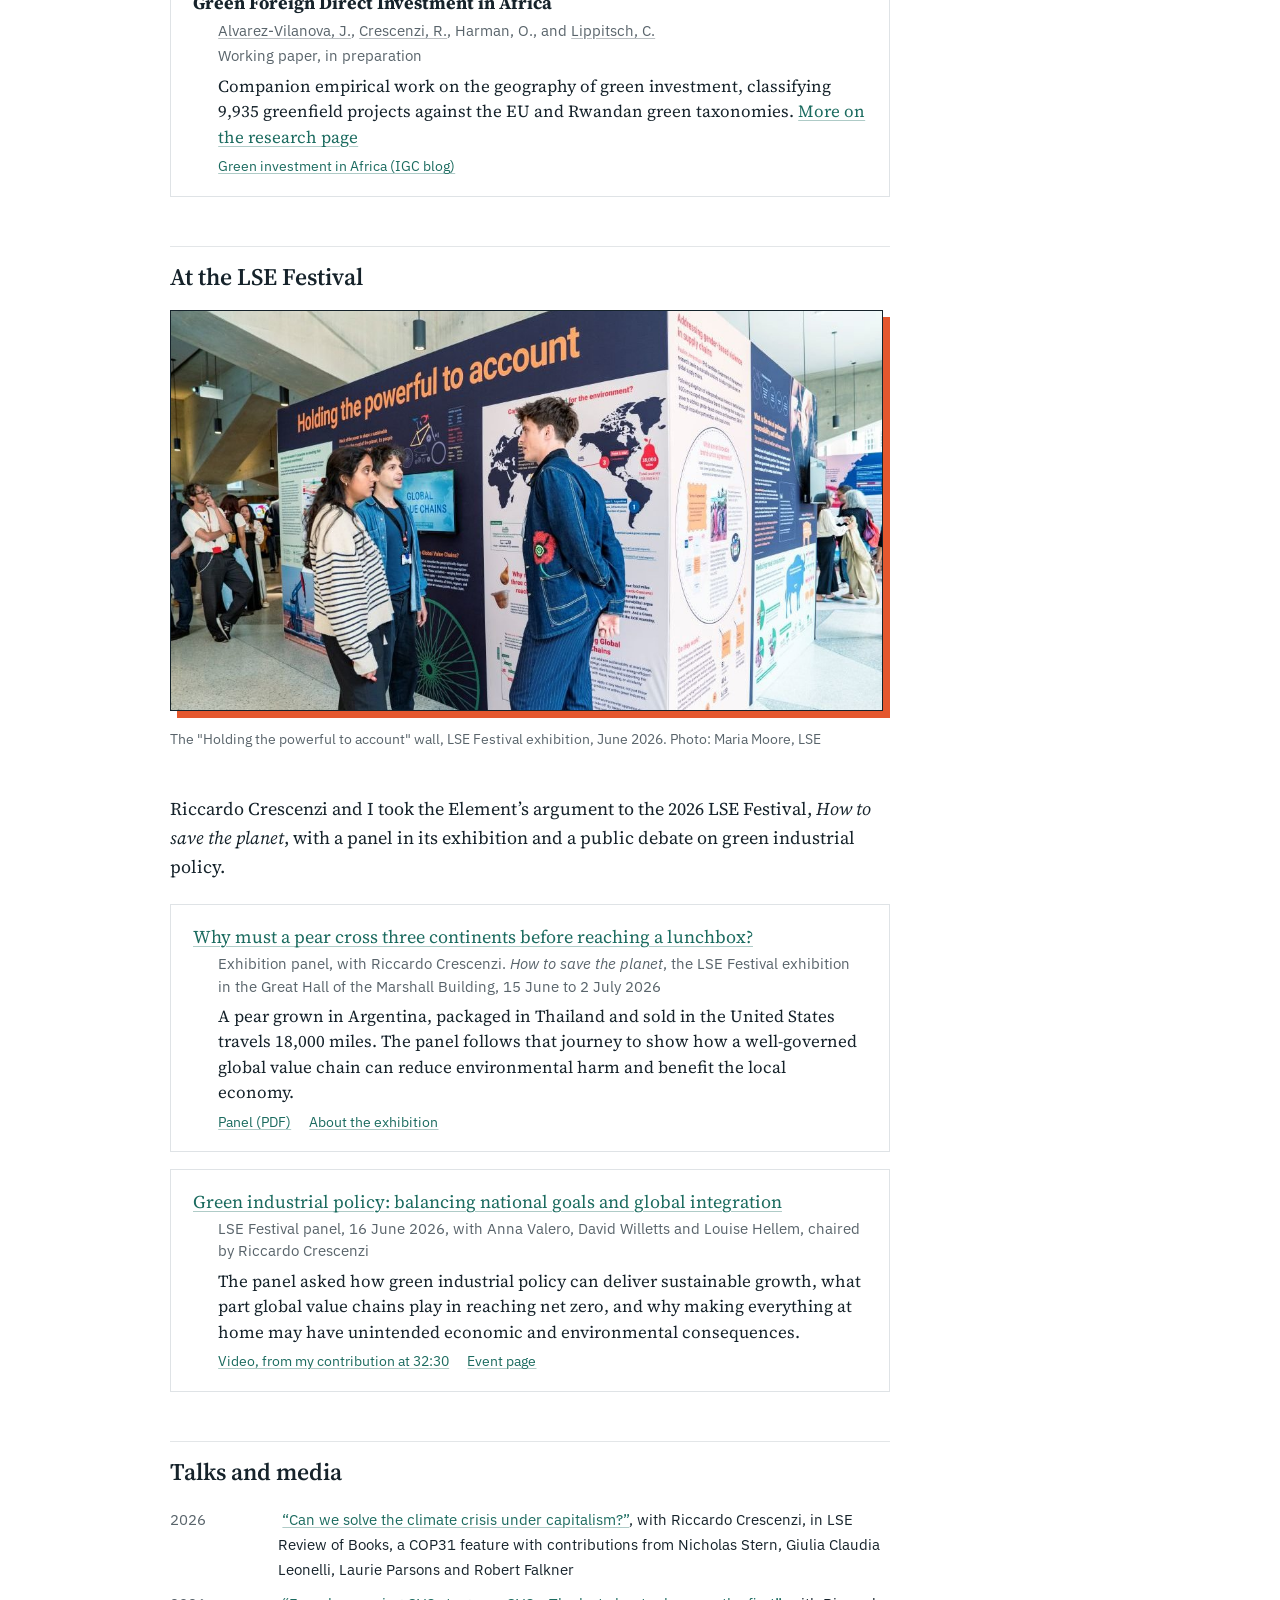
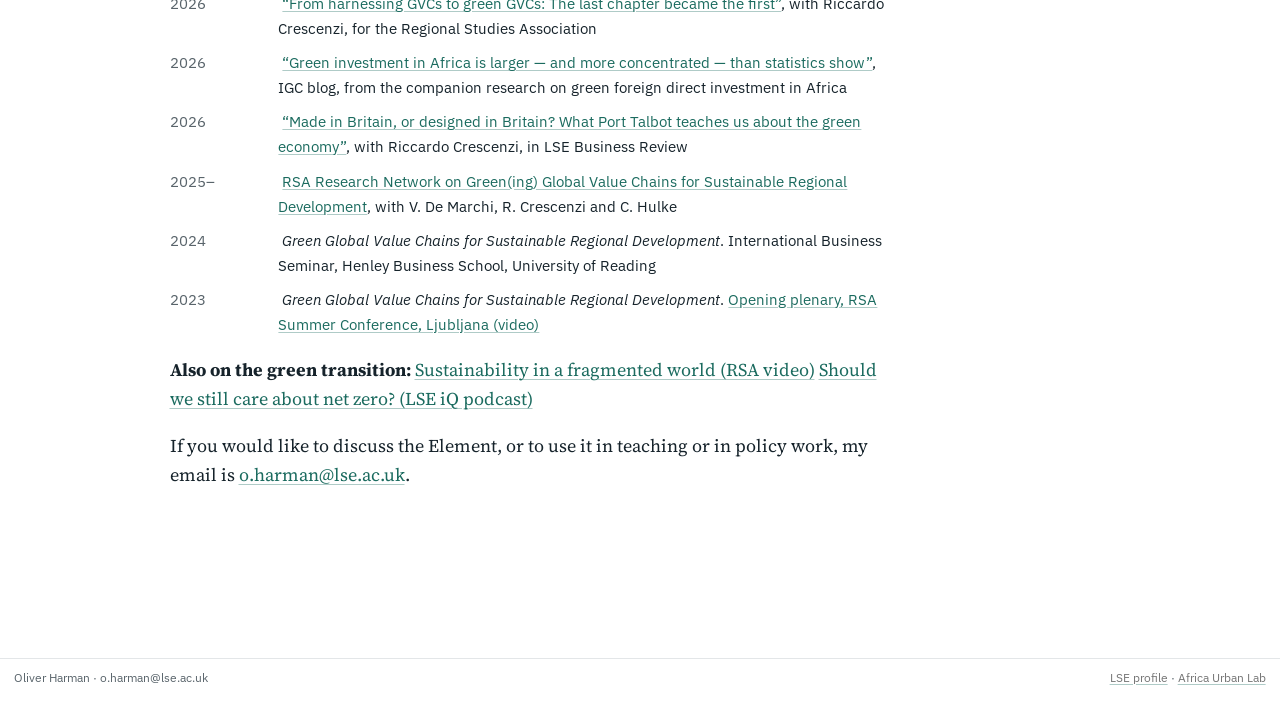
<file: green-global-value-chains.html>
<!DOCTYPE html>
<html xmlns="http://www.w3.org/1999/xhtml" lang="en" xml:lang="en"><head>

<meta charset="utf-8">
<meta name="generator" content="quarto-1.10.18">

<meta name="viewport" content="width=device-width, initial-scale=1.0, user-scalable=yes">

<meta name="description" content="A Cambridge Element by Riccardo Crescenzi and Oliver Harman on green global value chains, green foreign direct investment and environmental upgrading. Published by Cambridge University Press in November 2026, open access on Cambridge Core.">

<title>Green Global Value Chains for Sustainable Development – Oliver Harman</title>
<style>
/* Default styles provided by pandoc.
** See https://pandoc.org/MANUAL.html#variables-for-html for config info.
*/
span.smallcaps{font-variant: small-caps;}
div.columns{display: flex; gap: 1.5em;}
div.column{flex: auto;}
@media screen {
div.columns{gap: min(4vw, 1.5em);}
div.column{overflow-x: auto;}
}
div.hanging-indent{margin-left: 1.5em; text-indent: -1.5em;}
ul.task-list{list-style: none;}
ul.task-list li input[type="checkbox"] {
  width: 0.8em;
  margin: 0 0.8em 0.2em -1em; /* quarto-specific, see https://github.com/quarto-dev/quarto-cli/issues/4556 */ 
  vertical-align: middle;
}
</style>


<script src="site_libs/quarto-nav/quarto-nav.js"></script>
<script src="site_libs/quarto-nav/headroom.min.js"></script>
<script src="site_libs/clipboard/clipboard.min.js"></script>
<script src="site_libs/quarto-search/autocomplete.umd.js"></script>
<script src="site_libs/quarto-search/fuse.min.js"></script>
<script src="site_libs/quarto-search/quarto-search.js"></script>
<meta name="quarto:offset" content="./">
<link href="./assets/favicon.png" rel="icon" type="image/png">
<script src="site_libs/quarto-html/quarto.js" type="module"></script>
<script src="site_libs/quarto-html/tabsets/tabsets.js" type="module"></script>
<script src="site_libs/quarto-html/popper.min.js"></script>
<script src="site_libs/quarto-html/tippy.umd.min.js"></script>
<link href="site_libs/quarto-html/tippy.css" rel="stylesheet">
<link href="site_libs/quarto-html/quarto-syntax-highlighting-64a204ab8560d761af7679ceaba22944.css" rel="stylesheet" id="quarto-text-highlighting-styles">
<script src="site_libs/bootstrap/bootstrap.min.js"></script>
<link href="site_libs/bootstrap/bootstrap-icons.css" rel="stylesheet">
<link href="site_libs/bootstrap/bootstrap-cc58427bfe1f40533ad31785c9c80ab6.min.css" rel="stylesheet" append-hash="true" id="quarto-bootstrap" data-mode="light">
<script id="quarto-search-options" type="application/json">{
  "location": "navbar",
  "copy-button": false,
  "collapse-after": 3,
  "panel-placement": "end",
  "type": "overlay",
  "limit": 50,
  "keyboard-shortcut": [
    "f",
    "/",
    "s"
  ],
  "show-item-context": false,
  "language": {
    "search-no-results-text": "No results",
    "search-matching-documents-text": "matching documents",
    "search-copy-link-title": "Copy link to search",
    "search-hide-matches-text": "Hide additional matches",
    "search-more-match-text": "more match in this document",
    "search-more-matches-text": "more matches in this document",
    "search-clear-button-title": "Clear",
    "search-text-placeholder": "",
    "search-detached-cancel-button-title": "Cancel",
    "search-submit-button-title": "Submit",
    "search-label": "Search"
  }
}</script>


<meta property="og:title" content="Green Global Value Chains for Sustainable Development – Oliver Harman">
<meta property="og:description" content="A Cambridge Element by Riccardo Crescenzi and Oliver Harman on green global value chains, green foreign direct investment and environmental upgrading. Published by Cambridge University Press in November 2026, open access on Cambridge Core.">
<meta property="og:image" content="https://www.oliverharman.me/assets/book-ggvc-cover.jpg">
<meta property="og:site_name" content="Oliver Harman">
<meta property="og:image:alt" content="Cover of Green Global Value Chains for Sustainable Development, Cambridge University Press">
<meta name="twitter:title" content="Green Global Value Chains for Sustainable Development – Oliver Harman">
<meta name="twitter:description" content="A Cambridge Element by Riccardo Crescenzi and Oliver Harman on green global value chains, green foreign direct investment and environmental upgrading. Published by Cambridge University Press in November 2026, open access on Cambridge Core.">
<meta name="twitter:image" content="https://www.oliverharman.me/assets/book-ggvc-cover.jpg">
<meta name="twitter:card" content="summary_large_image">
<meta name="twitter:image:alt" content="Cover of Green Global Value Chains for Sustainable Development, Cambridge University Press">
</head>

<body class="nav-fixed quarto-light">

<div id="quarto-search-results"></div>
  <header id="quarto-header" class="headroom fixed-top">
    <nav class="navbar navbar-expand-lg " data-bs-theme="dark">
      <div class="navbar-container container-fluid">
      <div class="navbar-brand-container mx-auto">
    <a href="./index.html" class="navbar-brand navbar-brand-logo">
    <img src="./assets/mark.svg" alt="" class="navbar-logo light-content">
    <img src="./assets/mark.svg" alt="" class="navbar-logo dark-content">
    </a>
    <a class="navbar-brand" href="./index.html">
    <span class="navbar-title">Oliver Harman</span>
    </a>
  </div>
            <div id="quarto-search" class="" title="Search"></div>
          <button class="navbar-toggler" type="button" data-bs-toggle="collapse" data-bs-target="#navbarCollapse" aria-controls="navbarCollapse" role="menu" aria-expanded="false" aria-label="Toggle navigation" onclick="if (window.quartoToggleHeadroom) { window.quartoToggleHeadroom(); }">
  <span class="navbar-toggler-icon"></span>
</button>
          <div class="collapse navbar-collapse" id="navbarCollapse">
            <ul class="navbar-nav navbar-nav-scroll me-auto">
  <li class="nav-item">
    <a class="nav-link" href="./index.html"> 
<span class="menu-text">Home</span></a>
  </li>  
  <li class="nav-item dropdown ">
    <a class="nav-link dropdown-toggle" href="#" id="nav-menu-research" role="link" data-bs-toggle="dropdown" aria-expanded="false">
 <span class="menu-text">Research</span>
    </a>
    <ul class="dropdown-menu" aria-labelledby="nav-menu-research">    
        <li>
    <a class="dropdown-item" href="./research.html">
 <span class="dropdown-text">Research overview</span></a>
  </li>  
        <li>
    <a class="dropdown-item" href="./green-global-value-chains.html">
 <span class="dropdown-text">Book: Green Global Value Chains</span></a>
  </li>  
        <li>
    <a class="dropdown-item" href="./harnessing-global-value-chains.html">
 <span class="dropdown-text">Book: Harnessing Global Value Chains</span></a>
  </li>  
    </ul>
  </li>
  <li class="nav-item">
    <a class="nav-link" href="./teaching.html"> 
<span class="menu-text">Teaching</span></a>
  </li>  
  <li class="nav-item">
    <a class="nav-link" href="./policy.html"> 
<span class="menu-text">Policy research</span></a>
  </li>  
  <li class="nav-item">
    <a class="nav-link" href="./commentary.html"> 
<span class="menu-text">Commentary</span></a>
  </li>  
  <li class="nav-item dropdown ">
    <a class="nav-link dropdown-toggle" href="#" id="nav-menu-cv" role="link" data-bs-toggle="dropdown" aria-expanded="false">
 <span class="menu-text">CV</span>
    </a>
    <ul class="dropdown-menu" aria-labelledby="nav-menu-cv">    
        <li>
    <a class="dropdown-item" href="./cv/harman-cv-abridged.pdf">
 <span class="dropdown-text">Abridged CV (PDF)</span></a>
  </li>  
        <li>
    <a class="dropdown-item" href="./cv/harman-cv-full.pdf">
 <span class="dropdown-text">Full CV (PDF)</span></a>
  </li>  
    </ul>
  </li>
</ul>
            <ul class="navbar-nav navbar-nav-scroll ms-auto">
  <li class="nav-item compact">
    <a class="nav-link" href="mailto:o.harman@lse.ac.uk"> <i class="bi bi-envelope" role="img" aria-label="Email">
</i> 
<span class="menu-text"></span></a>
  </li>  
  <li class="nav-item compact">
    <a class="nav-link" href="https://scholar.google.com/citations?user=SLb3QHIAAAAJ"> <i class="bi bi-mortarboard-fill" role="img" aria-label="Google Scholar">
</i> 
<span class="menu-text"></span></a>
  </li>  
  <li class="nav-item compact">
    <a class="nav-link" href="https://www.linkedin.com/in/oharman/"> <i class="bi bi-linkedin" role="img" aria-label="LinkedIn">
</i> 
<span class="menu-text"></span></a>
  </li>  
</ul>
          </div> <!-- /navcollapse -->
            <div class="quarto-navbar-tools">
</div>
      </div> <!-- /container-fluid -->
    </nav>
</header>
<!-- content -->
<div id="quarto-content" class="quarto-container page-columns page-rows-contents page-layout-article page-navbar">
<!-- sidebar -->
<!-- margin-sidebar -->
    <div id="quarto-margin-sidebar" class="sidebar margin-sidebar">
        <nav id="TOC" role="doc-toc" class="toc-active">
    <h2 id="toc-title">On this page</h2>
   
  <ul class="collapse">
  <li><a href="#launch-event" id="toc-launch-event" class="nav-link active" data-scroll-target="#launch-event">Launch event</a></li>
  <li><a href="#what-the-element-does" id="toc-what-the-element-does" class="nav-link" data-scroll-target="#what-the-element-does">What the Element does</a></li>
  <li><a href="#publication-details" id="toc-publication-details" class="nav-link" data-scroll-target="#publication-details">Publication details</a></li>
  <li><a href="#earlier-and-shorter-versions" id="toc-earlier-and-shorter-versions" class="nav-link" data-scroll-target="#earlier-and-shorter-versions">Earlier and shorter versions</a></li>
  <li><a href="#lse-festival" id="toc-lse-festival" class="nav-link" data-scroll-target="#lse-festival">At the LSE Festival</a></li>
  <li><a href="#talks-and-media" id="toc-talks-and-media" class="nav-link" data-scroll-target="#talks-and-media">Talks and media</a></li>
  </ul>
</nav>
    </div>
<!-- main -->
<main class="content" id="quarto-document-content">

<header id="title-block-header" class="quarto-title-block default">
<div class="quarto-title">
<h1 class="title">Green Global Value Chains for Sustainable Development</h1>
<p class="subtitle lead">Environmental Upgrading in a Fragmented Spatial Economy</p>
</div>

<div>
  <div class="description">
    A Cambridge Element by Riccardo Crescenzi and Oliver Harman on green global value chains, green foreign direct investment and environmental upgrading. Published by Cambridge University Press in November 2026, open access on Cambridge Core.
  </div>
</div>


<div class="quarto-title-meta">

    
  
    
  </div>
  


</header>


<figure class="book-cover figure">
  <img src="assets/book-ggvc-cover.jpg" alt="Cover of Green Global Value Chains for Sustainable Development, Cambridge University Press" class="figure-img">
  <figcaption>Cambridge University Press, November 2026</figcaption>
</figure>
<p>Decarbonisation and wider sustainability need capital, skills and knowledge, and mobilising them at the scale required remains a formidable challenge. In this Element, <a href="https://www.lse.ac.uk/geography-and-environment/people/academic-staff/riccardo-crescenzi">Riccardo Crescenzi</a> and I argue that green global value chains, together with the green foreign direct investment that helps to build and reconfigure them, are central to that shift, and that they can support sustainable development across a fragmented spatial economy.</p>
<p>Our organising idea is environmental upgrading. Participation in these chains can move firms, regions and countries towards cleaner production and higher-value activities, and in doing so it reshapes natural capital. The Element is short, at about a hundred pages of text, and it is written for researchers and for the governments and agencies that have to act on this agenda. It is free to read and to reuse.</p>
<p><span class="fields"><strong><a href="https://doi.org/10.1017/9781009623766">Read it free on Cambridge Core</a></strong> &nbsp;·&nbsp; <a href="https://www.cambridge.org/core/services/aop-cambridge-core/content/view/60FD5F061805ABB92DE2190A91B8F95A/9781009623773AR.pdf/green-global-value-chains-for-sustainable-development.pdf">Download the PDF</a> &nbsp;·&nbsp; <a href="https://www.cambridge.org/gb/universitypress/subjects/politics-international-relations/political-economy/green-global-value-chains-sustainable-development-environmental-upgrading-fragmented-spatial-economy">Print copies from Cambridge University Press</a></span></p>
<section id="launch-event" class="level2">
<h2 data-anchor-id="launch-event">Launch event</h2>
<div class="featured">
<p><span class="label">LSE public event, 18 November 2026</span></p>
<p><span class="paper-title">Can global value chains go green? Trade, investment and the net-zero development challenge</span></p>
<p>A panel on the questions behind the Element, with Erik Berglöf (Asian Infrastructure Investment Bank), Riccardo Crescenzi, Ralph de Haas (European Bank for Reconstruction and Development), Daria Taglioni (World Bank) and me, chaired by Jonathan Pershing, Dean of LSE’s Global School of Sustainability. Hosted by the Department of Geography and Environment, the Global School of Sustainability and the International Growth Centre.</p>
<p>6.30pm to 8pm, on campus and online. <a href="https://www.lse.ac.uk/events/global-value-chains">Details and how to join</a></p>
</div>
</section>
<section id="what-the-element-does" class="level2">
<h2 data-anchor-id="what-the-element-does">What the Element does</h2>
<div class="pubs">
<ul>
<li><p><strong>Environmental upgrading</strong> <span class="desc">How participation in green global value chains can move firms, regions and countries towards cleaner production and higher-value activities, and how it reshapes natural capital.</span></p></li>
<li><p><strong>The Green Smile Curve, with a typology of chains</strong> <span class="desc">A unified conceptual perspective on how global value chains shape environmental and development outcomes, distinguishing green, brown and ordinary chains.</span></p></li>
<li><p><strong>The geography of green foreign direct investment</strong> <span class="desc">New empirical evidence on where green foreign direct investment goes.</span></p></li>
<li><p><strong>A policy framework</strong> <span class="desc">A framework sensitive to green global value chains, centred on building, embedding and reshaping them, to help governments make use of them.</span></p></li>
</ul>
</div>
<details class="abstract">
<summary>
Contents
</summary>
<ul>
<li>Prologue: How Do They Work?</li>
<li>1 Setting the Scene</li>
<li>2 What Are They?</li>
<li>3 What Lies Beneath?</li>
<li>4 Why Do They Matter?</li>
<li>5 How to Measure Them?</li>
<li>6 How to Harness Them?</li>
<li>Epilogue: What Can Be Done Next?</li>
</ul>
</details>
<details class="abstract">
<summary>
Publisher’s description
</summary>
<p>In a world facing environmental transformation, mobilising the capital, skills, and knowledge required for decarbonisation and wider sustainability remains a formidable challenge. We argue that Green Global Value Chains (GGVCs)—and the Green Foreign Direct Investment (GFDI) that helps to build and reconfigure them—are central to this shift and can support sustainable development across a fragmented spatial economy. We advance the concept of environmental upgrading, showing how participation in GGVCs can move firms, regions, and countries towards cleaner production and higher-value activities while reshaping natural capital. This work has three aims. First, it offers a unified conceptual perspective on how GVCs shape environmental and development outcomes, introducing the Green Smile Curve and a typology of green, brown, and ordinary value chains. Second, it provides new empirical evidence on the geography of GFDI. Third, it proposes a GGVCs-sensitive policy framework—centred on building, embedding, and reshaping value chains—to help governments leverage GGVCs.</p>
</details>
</section>
<section id="publication-details" class="level2">
<h2 data-anchor-id="publication-details">Publication details</h2>
<div class="book-meta">
<ul>
<li><span class="k">Authors</span> <a href="https://www.lse.ac.uk/geography-and-environment/people/academic-staff/riccardo-crescenzi">Riccardo Crescenzi</a> and Oliver Harman, London School of Economics and Political Science</li>
<li><span class="k">Series</span> Elements on Globalization and Global Supply Chains, Cambridge University Press</li>
<li><span class="k">Published</span> Online 18 November 2026, 127 pages</li>
<li><span class="k">DOI</span> <a href="https://doi.org/10.1017/9781009623766">10.1017/9781009623766</a></li>
<li><span class="k">Open access</span> Free to read and reuse under a Creative Commons Attribution licence (<a href="https://creativecommons.org/licenses/by/4.0/">CC BY 4.0</a>), funded by the LSE Open Access Books fund</li>
<li><span class="k">Formats</span> Online and PDF on Cambridge Core (ISBN 9781009623766), hardback (ISBN 9781009623773) and paperback (ISBN 9781009623759)</li>
<li><span class="k">Cite as</span> Crescenzi, R., and Harman, O. (2026). <em>Green Global Value Chains for Sustainable Development: Environmental Upgrading in a Fragmented Spatial Economy</em>. Elements on Globalization and Global Supply Chains. Cambridge University Press. <a href="https://doi.org/10.1017/9781009623766">doi:10.1017/9781009623766</a></li>
</ul>
</div>
</section>
<section id="earlier-and-shorter-versions" class="level2">
<h2 data-anchor-id="earlier-and-shorter-versions">Earlier and shorter versions</h2>
<div class="pubs">
<ul>
<li><p><strong>The argument in brief</strong> <span class="venue">Written for the Regional Studies Association and for the LSE blog on global investments and local development, under the earlier title <em>Green Global Value Chains for Sustainable Regional Development</em></span> <span class="links"><a href="https://www.regionalstudies.org/rsa-blog/blog2023sss24651/">RSA blog</a> <a href="https://blogs.lse.ac.uk/gild/2024/03/19/green-global-value-chains-for-sustainable-regional-development/">GILD blog</a></span></p></li>
<li><p><strong>Harnessing Global Value Chains for Regional Development: How to Upgrade through Regional Policy, FDI and Trade</strong> <span class="venue"><a href="https://www.lse.ac.uk/geography-and-environment/people/academic-staff/riccardo-crescenzi">Crescenzi, R.</a>, and Harman, O. (2023). Regional Studies Policy Impact Book Series, Routledge. <a href="https://doi.org/10.4324/9781003356141">doi:10.4324/9781003356141</a></span> <span class="desc">The earlier book, on upgrading through regional policy, foreign investment and trade, which this Element takes into the green transition</span> <span class="links"><a href="./harnessing-global-value-chains.html">About the book</a> <a href="https://www.taylorfrancis.com/books/mono/10.4324/9781003356141/harnessing-global-value-chains-regional-development-riccardo-crescenzi-oliver-harman">Book</a> <a href="https://www.tandfonline.com/doi/full/10.1080/2578711X.2022.2099155">Overview (open access)</a></span></p></li>
<li><p><strong>Green Foreign Direct Investment in Africa</strong> <span class="authors"><a href="https://www.lse.ac.uk/geography-and-environment/people/phd-students/juan-alvarez-vilanova">Alvarez-Vilanova, J.</a>, <a href="https://www.lse.ac.uk/geography-and-environment/people/academic-staff/riccardo-crescenzi">Crescenzi, R.</a>, Harman, O., and <a href="https://sites.google.com/view/christianlippitsch">Lippitsch, C.</a></span> <span class="venue">Working paper, in preparation</span> <span class="desc">Companion empirical work on the geography of green investment, classifying 9,935 greenfield projects against the EU and Rwandan green taxonomies. <a href="./research.html#working-papers">More on the research page</a></span> <span class="links"><a href="https://www.theigc.org/blogs/green-foreign-direct-investment-africa">Green investment in Africa (IGC blog)</a></span></p></li>
</ul>
</div>
</section>
<section id="lse-festival" class="level2">
<h2 data-anchor-id="lse-festival">At the LSE Festival</h2>
<figure class="page-photo coral figure">
  <img src="assets/photos/ggvc-lse-festival.jpg" alt="Oliver Harman with visitors at the 'Holding the powerful to account' wall of the LSE Festival exhibition, in front of a map of a pear's route from Argentina through Thailand to the United States" class="figure-img">
  <figcaption>The "Holding the powerful to account" wall, LSE Festival exhibition, June 2026. Photo: Maria Moore, LSE</figcaption>
</figure>
<p>Riccardo Crescenzi and I took the Element’s argument to the 2026 LSE Festival, <em>How to save the planet</em>, with a panel in its exhibition and a public debate on green industrial policy.</p>
<div class="pubs">
<ul>
<li><p><strong><a href="https://www.lse.ac.uk/Events/LSE-Festival/2026/LF26-Holdingpowerfultoaccount-foodmiles.pdf">Why must a pear cross three continents before reaching a lunchbox?</a></strong> <span class="venue">Exhibition panel, with Riccardo Crescenzi. <em>How to save the planet</em>, the LSE Festival exhibition in the Great Hall of the Marshall Building, 15 June to 2 July 2026</span> <span class="desc">A pear grown in Argentina, packaged in Thailand and sold in the United States travels 18,000 miles. The panel follows that journey to show how a well-governed global value chain can reduce environmental harm and benefit the local economy.</span> <span class="links"><a href="https://www.lse.ac.uk/Events/LSE-Festival/2026/LF26-Holdingpowerfultoaccount-foodmiles.pdf">Panel (PDF)</a> <a href="https://www.lse.ac.uk/events/lse-festival/2026/lse-festival-exhibition">About the exhibition</a></span></p></li>
<li><p><strong><a href="https://www.lse.ac.uk/events/lse-festival/2026/green-industrial-policy">Green industrial policy: balancing national goals and global integration</a></strong> <span class="venue">LSE Festival panel, 16 June 2026, with Anna Valero, David Willetts and Louise Hellem, chaired by Riccardo Crescenzi</span> <span class="desc">The panel asked how green industrial policy can deliver sustainable growth, what part global value chains play in reaching net zero, and why making everything at home may have unintended economic and environmental consequences.</span> <span class="links"><a href="https://www.youtube.com/watch?v=Q4jl9RzZLRU&amp;t=1950s">Video, from my contribution at 32:30</a> <a href="https://www.lse.ac.uk/events/lse-festival/2026/green-industrial-policy">Event page</a></span></p></li>
</ul>
</div>
</section>
<section id="talks-and-media" class="level2">
<h2 data-anchor-id="talks-and-media">Talks and media</h2>
<div class="talks">
<ul>
<li><span class="date">2026</span> <a href="https://blogs.lse.ac.uk/lsereviewofbooks/2026/11/09/cop-31-can-we-solve-the-climate-crisis-under-capitalism-nick-stern-robert-falkner-giulia-leonelli-laurie-parsons-riccardo-crescenzi-oliver-harman/">“Can we solve the climate crisis under capitalism?”</a>, with Riccardo Crescenzi, in LSE Review of Books, a COP31 feature with contributions from Nicholas Stern, Giulia Claudia Leonelli, Laurie Parsons and Robert Falkner</li>
<li><span class="date">2026</span> <a href="https://www.regionalstudies.org/news/from-harnessing-gvcs-to-green-gvcs-the-last-chapter-became-the-first/">“From harnessing GVCs to green GVCs: The last chapter became the first”</a>, with Riccardo Crescenzi, for the Regional Studies Association</li>
<li><span class="date">2026</span> <a href="https://www.theigc.org/blogs/green-foreign-direct-investment-africa">“Green investment in Africa is larger — and more concentrated — than statistics show”</a>, IGC blog, from the companion research on green foreign direct investment in Africa</li>
<li><span class="date">2026</span> <a href="https://blogs.lse.ac.uk/businessreview/2026/06/13/made-in-britain-or-designed-in-britain-what-port-talbot-teaches-us-about-the-green-economy/">“Made in Britain, or designed in Britain? What Port Talbot teaches us about the green economy”</a>, with Riccardo Crescenzi, in LSE Business Review</li>
<li><span class="date">2025–</span> <a href="https://www.regionalstudies.org/network/ggvc4srd/">RSA Research Network on Green(ing) Global Value Chains for Sustainable Regional Development</a>, with V. De Marchi, R. Crescenzi and C. Hulke</li>
<li><span class="date">2024</span> <em>Green Global Value Chains for Sustainable Regional Development</em>. International Business Seminar, Henley Business School, University of Reading</li>
<li><span class="date">2023</span> <em>Green Global Value Chains for Sustainable Regional Development</em>. <a href="https://www.youtube.com/watch?v=sNRER6fGE9c">Opening plenary, RSA Summer Conference, Ljubljana (video)</a></li>
</ul>
</div>
<p><span class="media"><strong>Also on the green transition:</strong> <a href="https://www.youtube.com/watch?v=Vlg8Ty7w7tQ">Sustainability in a fragmented world (RSA video)</a> <a href="https://www.lse.ac.uk/lse-player/should-we-still-care-about-net-zero">Should we still care about net zero? (LSE iQ podcast)</a></span></p>
<p>If you would like to discuss the Element, or to use it in teaching or in policy work, my email is <a href="mailto:o.harman@lse.ac.uk" class="email">o.harman@lse.ac.uk</a>.</p>


</section>

</main> <!-- /main -->
<script id="quarto-html-after-body" type="application/javascript">
  window.document.addEventListener("DOMContentLoaded", function (event) {
    const isCodeAnnotation = (el) => {
      for (const clz of el.classList) {
        if (clz.startsWith('code-annotation-')) {                     
          return true;
        }
      }
      return false;
    }
    const onCopySuccess = function(e) {
      // button target
      const button = e.trigger;
      // don't keep focus
      button.blur();
      // flash "checked"
      button.classList.add('code-copy-button-checked');
      var currentTitle = button.getAttribute("title");
      button.setAttribute("title", "Copied!");
      let tooltip;
      if (window.bootstrap) {
        button.setAttribute("data-bs-toggle", "tooltip");
        button.setAttribute("data-bs-placement", "left");
        button.setAttribute("data-bs-title", "Copied!");
        tooltip = new bootstrap.Tooltip(button, 
          { trigger: "manual", 
            customClass: "code-copy-button-tooltip",
            offset: [0, -8]});
        tooltip.show();    
      }
      setTimeout(function() {
        if (tooltip) {
          tooltip.hide();
          button.removeAttribute("data-bs-title");
          button.removeAttribute("data-bs-toggle");
          button.removeAttribute("data-bs-placement");
        }
        button.setAttribute("title", currentTitle);
        button.classList.remove('code-copy-button-checked');
      }, 1000);
      // clear code selection
      e.clearSelection();
    }
    const getTextToCopy = function(trigger) {
      const outerScaffold = trigger.parentElement.cloneNode(true);
      const codeEl = outerScaffold.querySelector('code');
      for (const childEl of codeEl.children) {
        if (isCodeAnnotation(childEl)) {
          childEl.remove();
        }
      }
      return codeEl.innerText;
    }
    const clipboard = new window.ClipboardJS('.code-copy-button:not([data-in-quarto-modal])', {
      text: getTextToCopy
    });
    clipboard.on('success', onCopySuccess);
    if (window.document.getElementById('quarto-embedded-source-code-modal')) {
      const clipboardModal = new window.ClipboardJS('.code-copy-button[data-in-quarto-modal]', {
        text: getTextToCopy,
        container: window.document.getElementById('quarto-embedded-source-code-modal')
      });
      clipboardModal.on('success', onCopySuccess);
    }
      var localhostRegex = new RegExp(/^(?:http|https):\/\/localhost\:?[0-9]*\//);
      var mailtoRegex = new RegExp(/^mailto:/);
        var filterRegex = new RegExp("https:\/\/www\.oliverharman\.me");
      var isInternal = (href) => {
          return filterRegex.test(href) || localhostRegex.test(href) || mailtoRegex.test(href);
      }
      // Inspect non-navigation links and adorn them if external
     var links = window.document.querySelectorAll('a[href]:not(.nav-link):not(.navbar-brand):not(.toc-action):not(.sidebar-link):not(.sidebar-item-toggle):not(.pagination-link):not(.no-external):not([aria-hidden]):not(.dropdown-item):not(.quarto-navigation-tool):not(.about-link)');
      for (var i=0; i<links.length; i++) {
        const link = links[i];
        if (!isInternal(link.href)) {
          // undo the damage that might have been done by quarto-nav.js in the case of
          // links that we want to consider external
          if (link.dataset.originalHref !== undefined) {
            link.href = link.dataset.originalHref;
          }
            // target, if specified
            link.setAttribute("target", "_blank");
            if (link.getAttribute("rel") === null) {
              link.setAttribute("rel", "noopener");
            }
        }
      }
    function tippyHover(el, contentFn, onTriggerFn, onUntriggerFn) {
      const config = {
        allowHTML: true,
        maxWidth: 500,
        delay: 100,
        arrow: false,
        appendTo: function(el) {
            return el.parentElement;
        },
        interactive: true,
        interactiveBorder: 10,
        theme: 'quarto',
        placement: 'bottom-start',
      };
      if (contentFn) {
        config.content = contentFn;
      }
      if (onTriggerFn) {
        config.onTrigger = onTriggerFn;
      }
      if (onUntriggerFn) {
        config.onUntrigger = onUntriggerFn;
      }
      window.tippy(el, config); 
    }
    const noterefs = window.document.querySelectorAll('a[role="doc-noteref"]');
    for (var i=0; i<noterefs.length; i++) {
      const ref = noterefs[i];
      tippyHover(ref, function() {
        // use id or data attribute instead here
        let href = ref.getAttribute('data-footnote-href') || ref.getAttribute('href');
        try { href = new URL(href).hash; } catch {}
        const id = href.replace(/^#\/?/, "");
        const note = window.document.getElementById(id);
        if (note) {
          return note.innerHTML;
        } else {
          return "";
        }
      });
    }
    const xrefs = window.document.querySelectorAll('a.quarto-xref');
    const processXRef = (id, note) => {
      // Strip column container classes
      const stripColumnClz = (el) => {
        el.classList.remove("page-full", "page-columns");
        if (el.children) {
          for (const child of el.children) {
            stripColumnClz(child);
          }
        }
      }
      stripColumnClz(note)
      if (id === null || id.startsWith('sec-')) {
        // Special case sections, only their first couple elements
        const container = document.createElement("div");
        if (note.children && note.children.length > 2) {
          container.appendChild(note.children[0].cloneNode(true));
          for (let i = 1; i < note.children.length; i++) {
            const child = note.children[i];
            if (child.tagName === "P" && child.innerText === "") {
              continue;
            } else {
              container.appendChild(child.cloneNode(true));
              break;
            }
          }
          if (window.Quarto?.typesetMath) {
            window.Quarto.typesetMath(container);
          }
          return container.innerHTML
        } else {
          if (window.Quarto?.typesetMath) {
            window.Quarto.typesetMath(note);
          }
          return note.innerHTML;
        }
      } else {
        // Remove any anchor links if they are present
        const anchorLink = note.querySelector('a.anchorjs-link');
        if (anchorLink) {
          anchorLink.remove();
        }
        if (window.Quarto?.typesetMath) {
          window.Quarto.typesetMath(note);
        }
        if (note.classList.contains("callout")) {
          return note.outerHTML;
        } else {
          return note.innerHTML;
        }
      }
    }
    for (var i=0; i<xrefs.length; i++) {
      const xref = xrefs[i];
      tippyHover(xref, undefined, function(instance) {
        instance.disable();
        let url = xref.getAttribute('href');
        let hash = undefined; 
        if (url.startsWith('#')) {
          hash = url;
        } else {
          try { hash = new URL(url).hash; } catch {}
        }
        if (hash) {
          const id = hash.replace(/^#\/?/, "");
          const note = window.document.getElementById(id);
          if (note !== null) {
            try {
              const html = processXRef(id, note.cloneNode(true));
              instance.setContent(html);
            } finally {
              instance.enable();
              instance.show();
            }
          } else {
            // See if we can fetch this
            fetch(url.split('#')[0])
            .then(res => res.text())
            .then(html => {
              const parser = new DOMParser();
              const htmlDoc = parser.parseFromString(html, "text/html");
              const note = htmlDoc.getElementById(id);
              if (note !== null) {
                const html = processXRef(id, note);
                instance.setContent(html);
              } 
            }).finally(() => {
              instance.enable();
              instance.show();
            });
          }
        } else {
          // See if we can fetch a full url (with no hash to target)
          // This is a special case and we should probably do some content thinning / targeting
          fetch(url)
          .then(res => res.text())
          .then(html => {
            const parser = new DOMParser();
            const htmlDoc = parser.parseFromString(html, "text/html");
            const note = htmlDoc.querySelector('main.content');
            if (note !== null) {
              // This should only happen for chapter cross references
              // (since there is no id in the URL)
              // remove the first header
              if (note.children.length > 0 && note.children[0].tagName === "HEADER") {
                note.children[0].remove();
              }
              const html = processXRef(null, note);
              instance.setContent(html);
            } 
          }).finally(() => {
            instance.enable();
            instance.show();
          });
        }
      }, function(instance) {
      });
    }
        let selectedAnnoteEl;
        const selectorForAnnotation = ( cell, annotation) => {
          let cellAttr = 'data-code-cell="' + cell + '"';
          let lineAttr = 'data-code-annotation="' +  annotation + '"';
          const selector = 'span[' + cellAttr + '][' + lineAttr + ']';
          return selector;
        }
        const selectCodeLines = (annoteEl) => {
          const doc = window.document;
          const targetCell = annoteEl.getAttribute("data-target-cell");
          const targetAnnotation = annoteEl.getAttribute("data-target-annotation");
          const annoteSpan = window.document.querySelector(selectorForAnnotation(targetCell, targetAnnotation));
          const lines = annoteSpan.getAttribute("data-code-lines").split(",");
          const lineIds = lines.map((line) => {
            return targetCell + "-" + line;
          })
          let top = null;
          let height = null;
          let parent = null;
          if (lineIds.length > 0) {
              //compute the position of the single el (top and bottom and make a div)
              const el = window.document.getElementById(lineIds[0]);
              top = el.offsetTop;
              height = el.offsetHeight;
              parent = el.parentElement.parentElement;
            if (lineIds.length > 1) {
              const lastEl = window.document.getElementById(lineIds[lineIds.length - 1]);
              const bottom = lastEl.offsetTop + lastEl.offsetHeight;
              height = bottom - top;
            }
            if (top !== null && height !== null && parent !== null) {
              // cook up a div (if necessary) and position it 
              let div = window.document.getElementById("code-annotation-line-highlight");
              if (div === null) {
                div = window.document.createElement("div");
                div.setAttribute("id", "code-annotation-line-highlight");
                div.style.position = 'absolute';
                parent.appendChild(div);
              }
              div.style.top = top - 2 + "px";
              div.style.height = height + 4 + "px";
              div.style.left = 0;
              let gutterDiv = window.document.getElementById("code-annotation-line-highlight-gutter");
              if (gutterDiv === null) {
                gutterDiv = window.document.createElement("div");
                gutterDiv.setAttribute("id", "code-annotation-line-highlight-gutter");
                gutterDiv.style.position = 'absolute';
                const codeCell = window.document.getElementById(targetCell);
                const gutter = codeCell.querySelector('.code-annotation-gutter');
                gutter.appendChild(gutterDiv);
              }
              gutterDiv.style.top = top - 2 + "px";
              gutterDiv.style.height = height + 4 + "px";
            }
            selectedAnnoteEl = annoteEl;
          }
        };
        const unselectCodeLines = () => {
          const elementsIds = ["code-annotation-line-highlight", "code-annotation-line-highlight-gutter"];
          elementsIds.forEach((elId) => {
            const div = window.document.getElementById(elId);
            if (div) {
              div.remove();
            }
          });
          selectedAnnoteEl = undefined;
        };
          // Handle positioning of the toggle
      window.addEventListener(
        "resize",
        throttle(() => {
          elRect = undefined;
          if (selectedAnnoteEl) {
            selectCodeLines(selectedAnnoteEl);
          }
        }, 10)
      );
      function throttle(fn, ms) {
      let throttle = false;
      let timer;
        return (...args) => {
          if(!throttle) { // first call gets through
              fn.apply(this, args);
              throttle = true;
          } else { // all the others get throttled
              if(timer) clearTimeout(timer); // cancel #2
              timer = setTimeout(() => {
                fn.apply(this, args);
                timer = throttle = false;
              }, ms);
          }
        };
      }
        // Attach click handler to the DT
        const annoteDls = window.document.querySelectorAll('dt[data-target-cell]');
        for (const annoteDlNode of annoteDls) {
          annoteDlNode.addEventListener('click', (event) => {
            const clickedEl = event.target;
            if (clickedEl !== selectedAnnoteEl) {
              unselectCodeLines();
              const activeEl = window.document.querySelector('dt[data-target-cell].code-annotation-active');
              if (activeEl) {
                activeEl.classList.remove('code-annotation-active');
              }
              selectCodeLines(clickedEl);
              clickedEl.classList.add('code-annotation-active');
            } else {
              // Unselect the line
              unselectCodeLines();
              clickedEl.classList.remove('code-annotation-active');
            }
          });
        }
    const findCites = (el) => {
      const parentEl = el.parentElement;
      if (parentEl) {
        const cites = parentEl.dataset.cites;
        if (cites) {
          return {
            el,
            cites: cites.split(' ')
          };
        } else {
          return findCites(el.parentElement)
        }
      } else {
        return undefined;
      }
    };
    var bibliorefs = window.document.querySelectorAll('a[role="doc-biblioref"]');
    for (var i=0; i<bibliorefs.length; i++) {
      const ref = bibliorefs[i];
      const citeInfo = findCites(ref);
      if (citeInfo) {
        tippyHover(citeInfo.el, function() {
          var popup = window.document.createElement('div');
          citeInfo.cites.forEach(function(cite) {
            var citeDiv = window.document.createElement('div');
            citeDiv.classList.add('hanging-indent');
            citeDiv.classList.add('csl-entry');
            var biblioDiv = window.document.getElementById('ref-' + cite);
            if (biblioDiv) {
              citeDiv.innerHTML = biblioDiv.innerHTML;
            }
            popup.appendChild(citeDiv);
          });
          return popup.innerHTML;
        });
      }
    }
  });
  </script>
</div> <!-- /content -->
<footer class="footer">
  <div class="nav-footer">
    <div class="nav-footer-left">
<p>Oliver Harman · o.harman@lse.ac.uk</p>
</div>   
    <div class="nav-footer-center">
      &nbsp;
    </div>
    <div class="nav-footer-right">
<p><a href="https://www.lse.ac.uk/people/oliver-harman">LSE profile</a> · <a href="https://www.asezanzibar.com/africa-urban-lab">Africa Urban Lab</a></p>
</div>
  </div>
</footer>




</body></html>
</file>
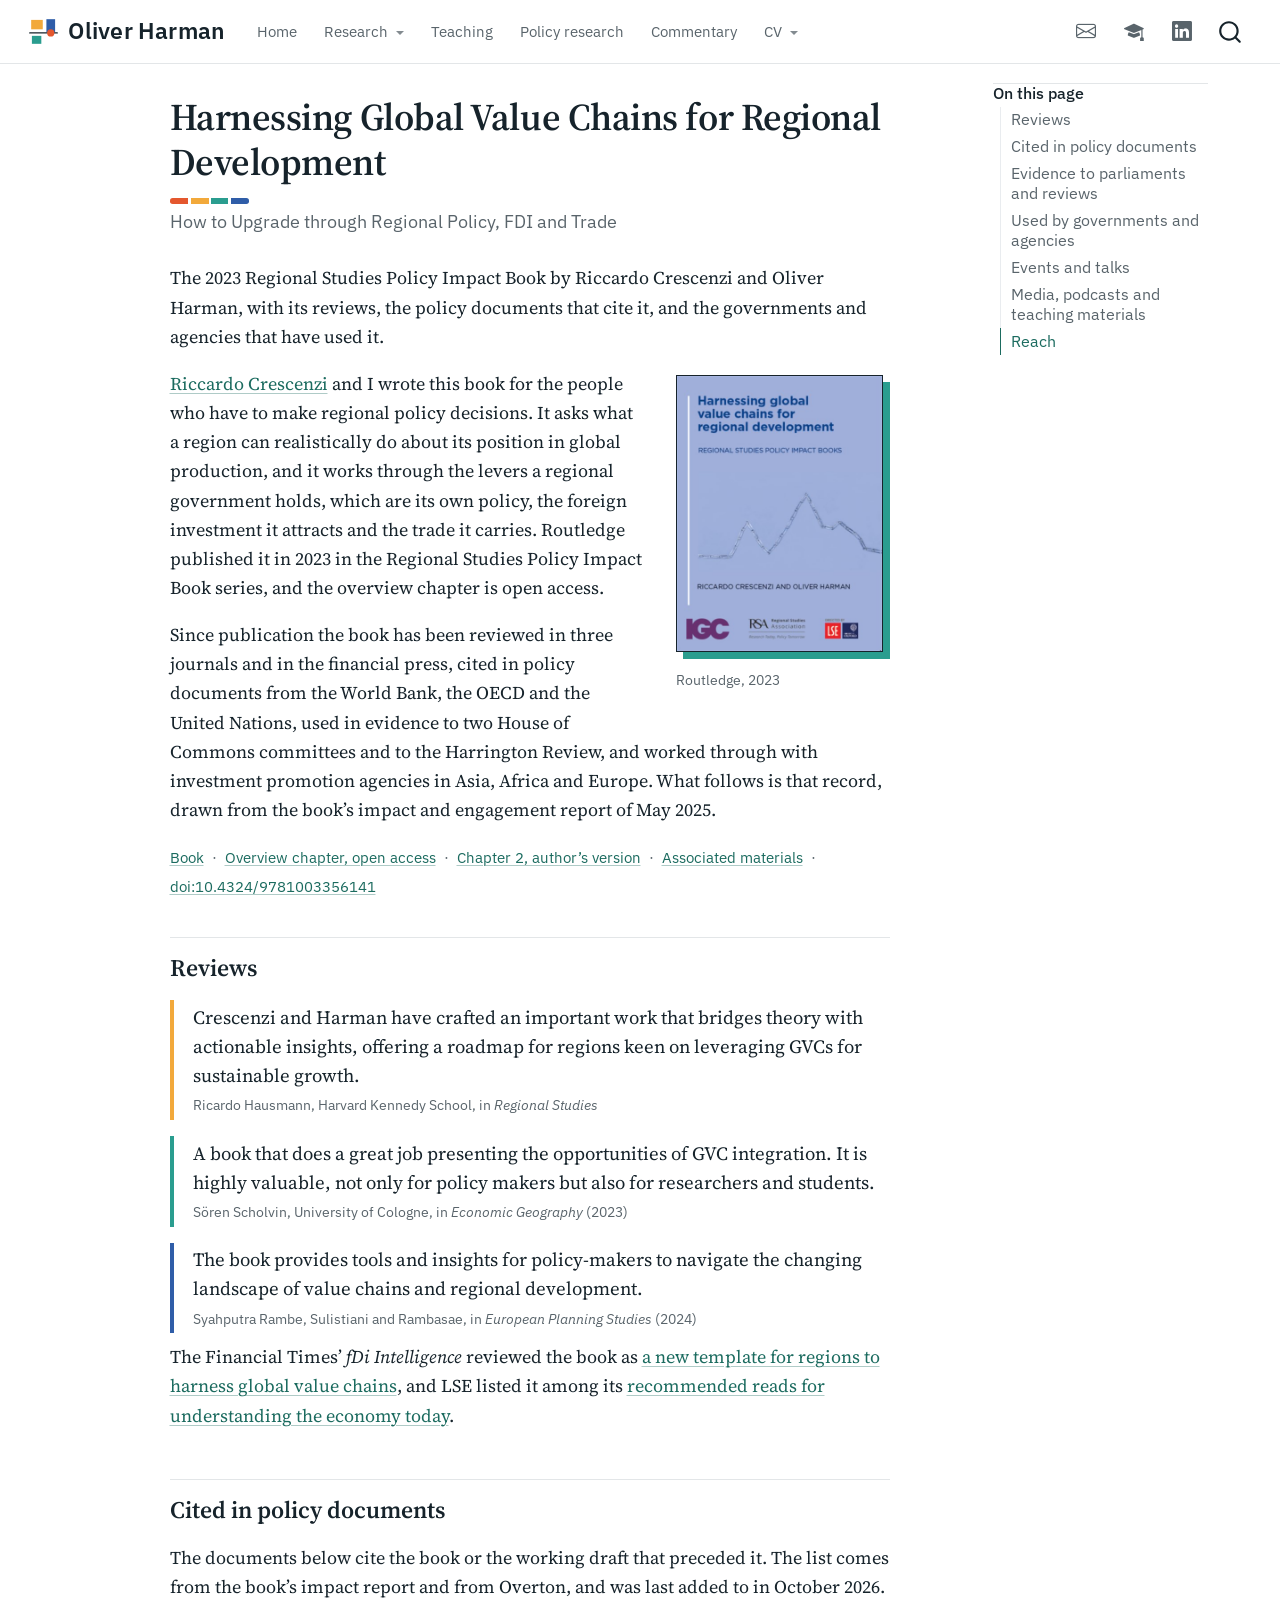
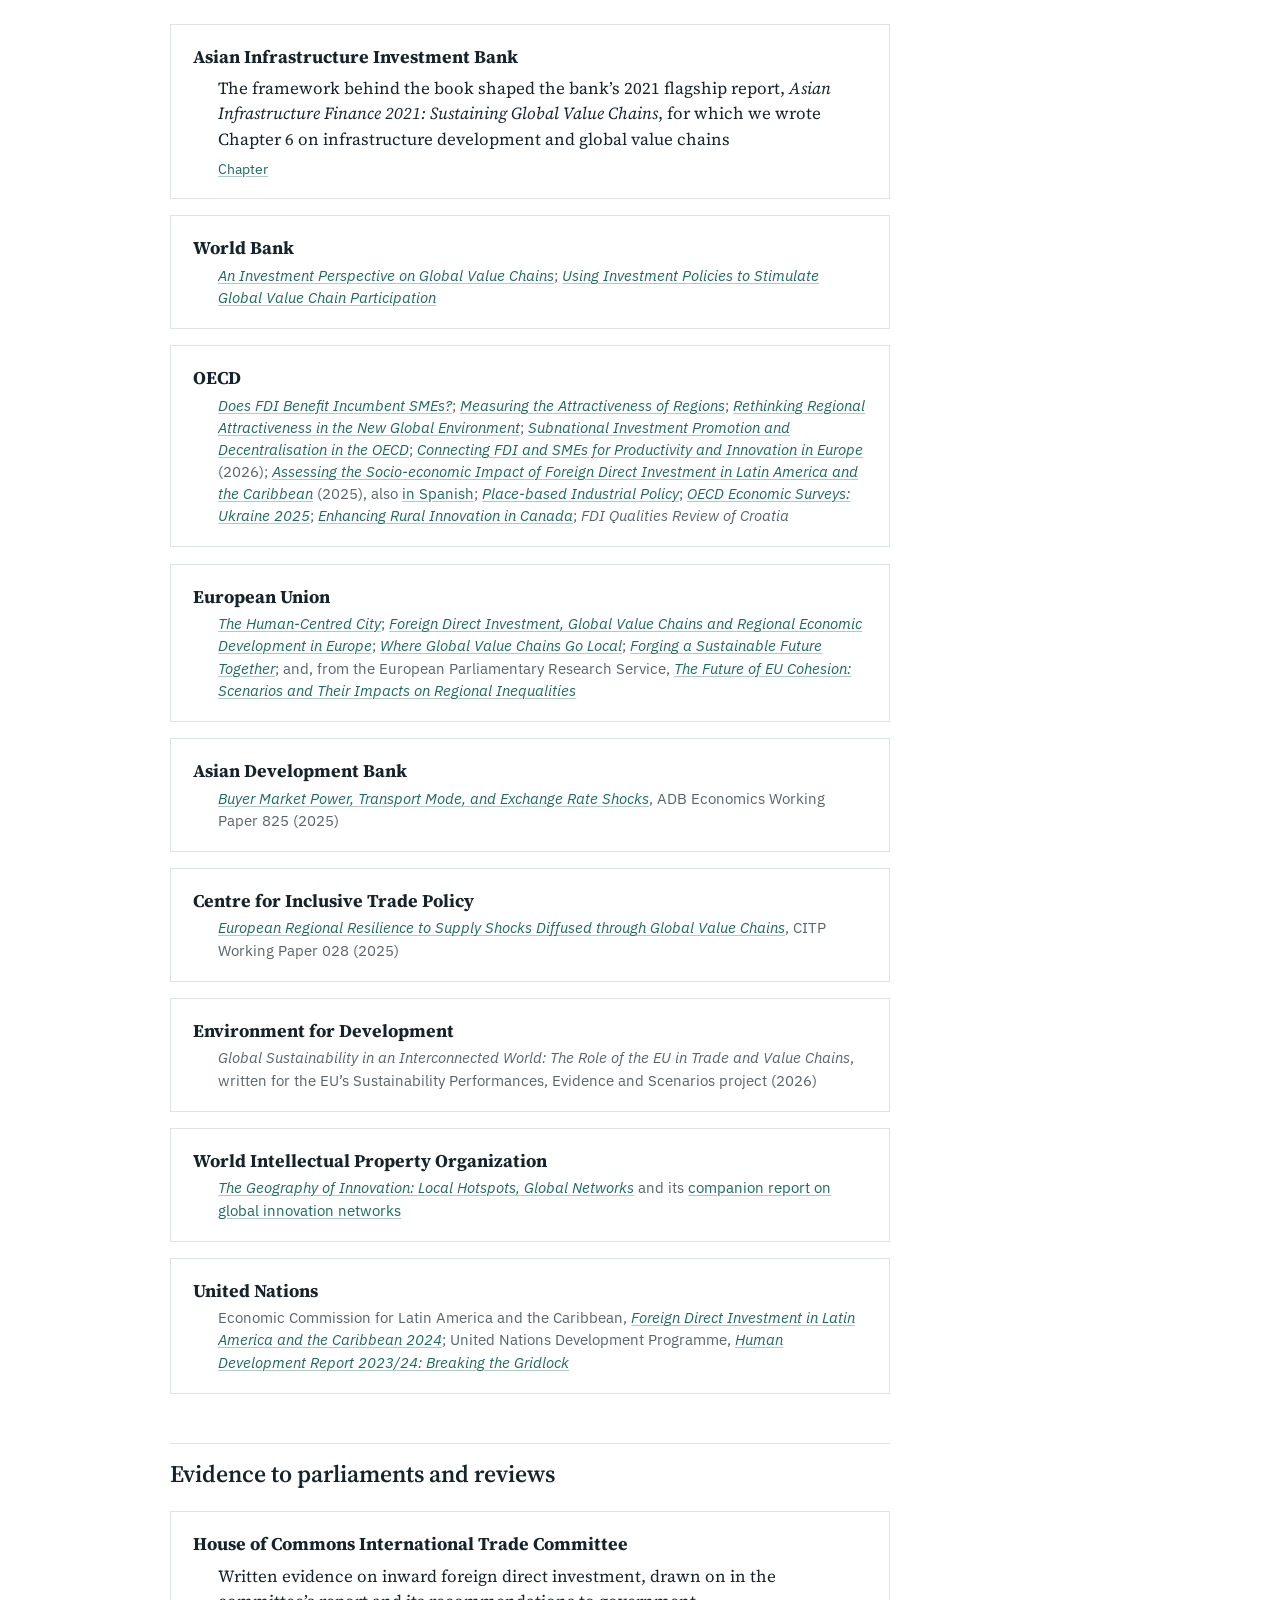
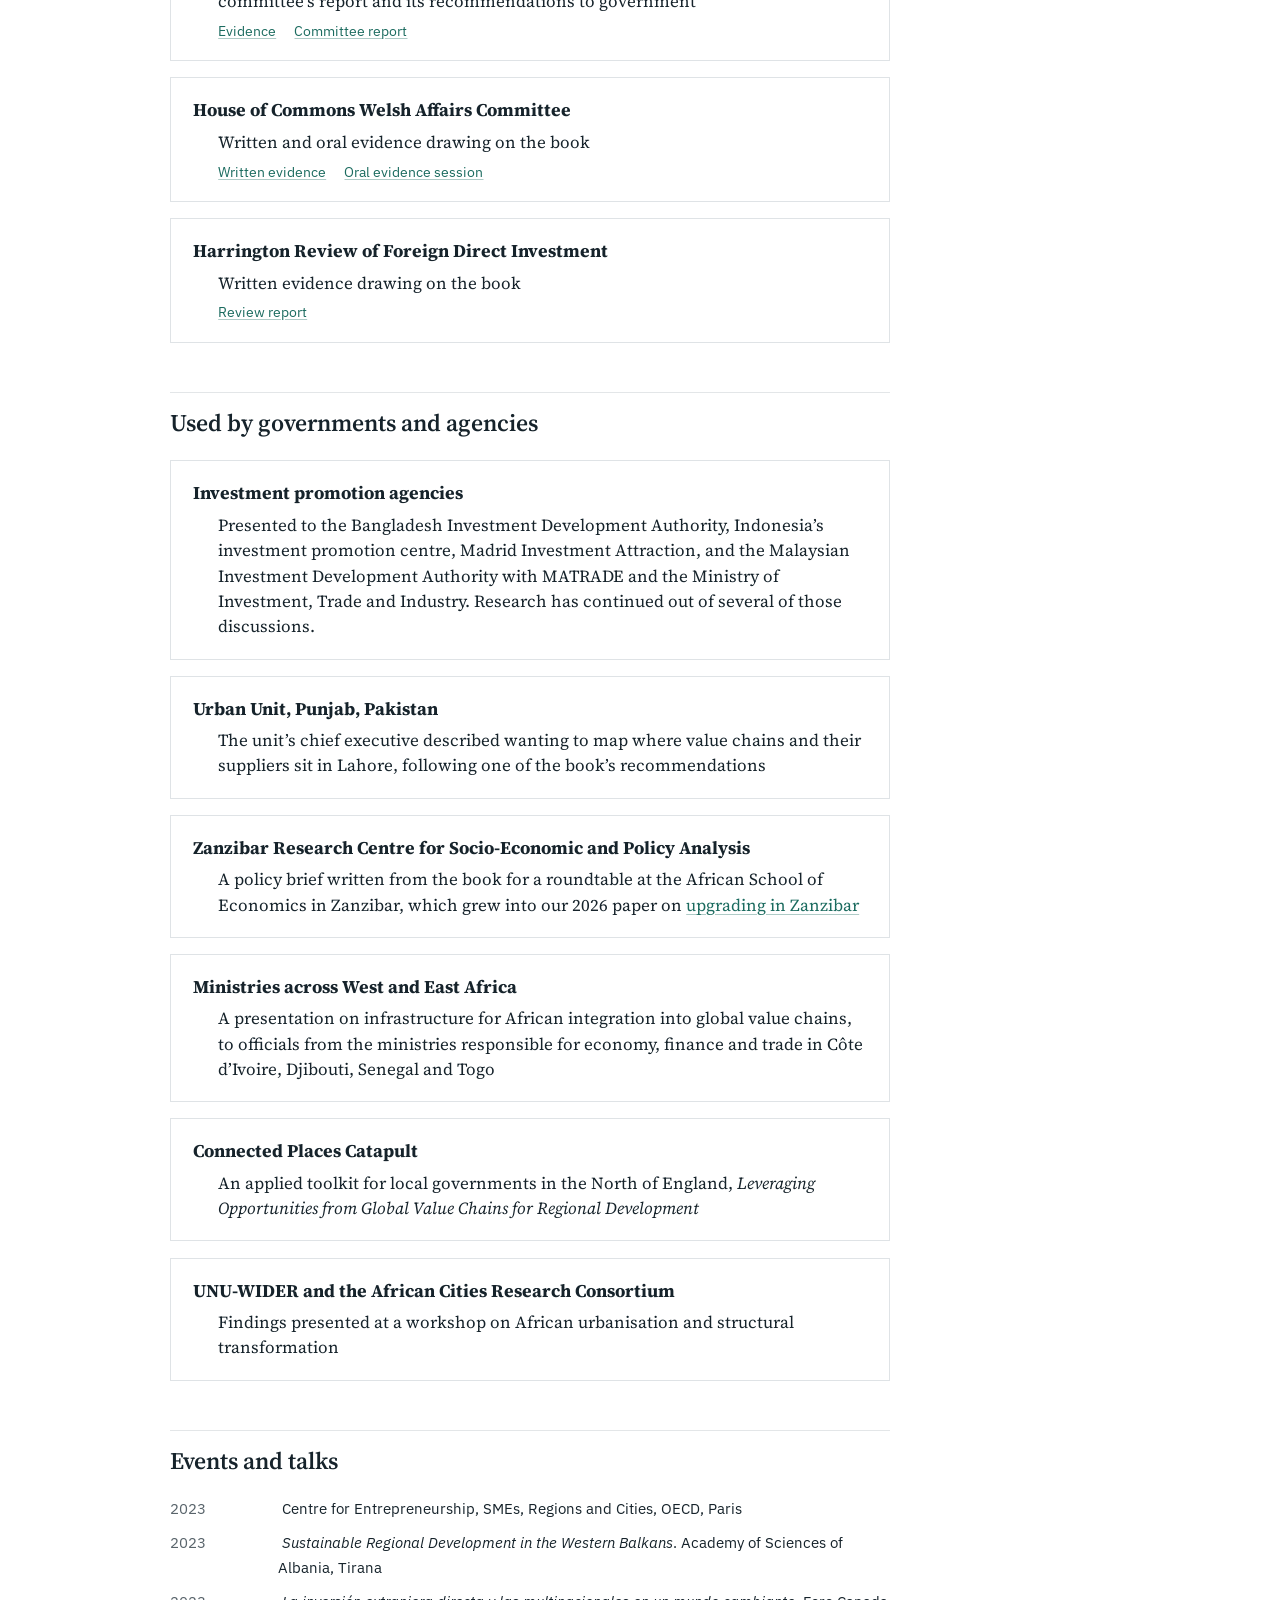
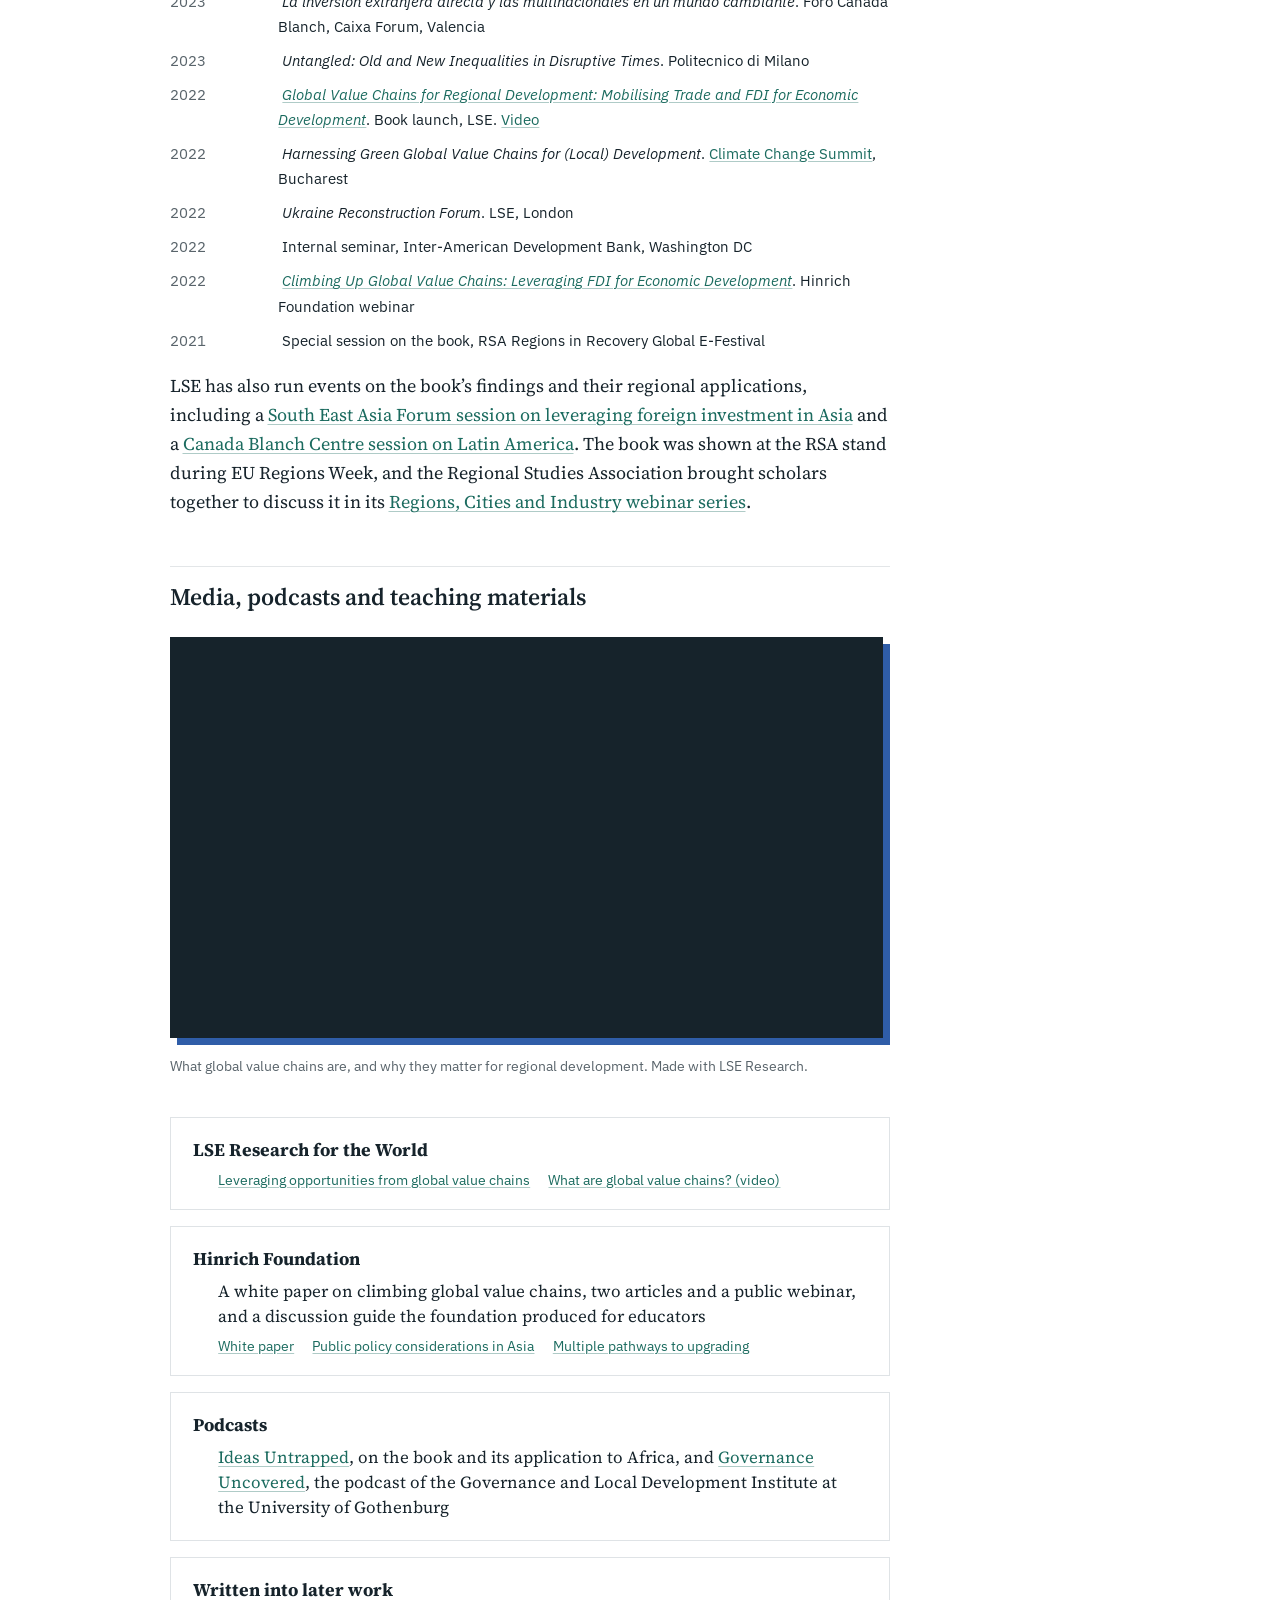
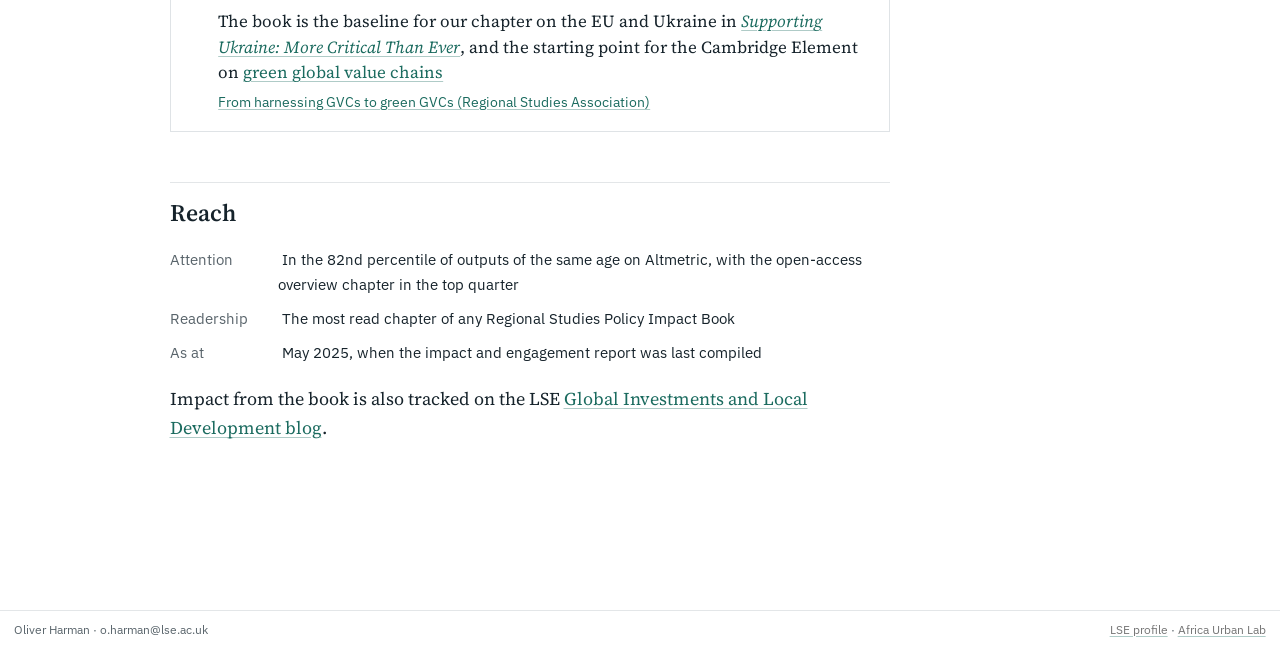
<file: harnessing-global-value-chains.html>
<!DOCTYPE html>
<html xmlns="http://www.w3.org/1999/xhtml" lang="en" xml:lang="en"><head>

<meta charset="utf-8">
<meta name="generator" content="quarto-1.10.18">

<meta name="viewport" content="width=device-width, initial-scale=1.0, user-scalable=yes">

<meta name="description" content="The 2023 Regional Studies Policy Impact Book by Riccardo Crescenzi and Oliver Harman, with its reviews, the policy documents that cite it, and the governments and agencies that have used it.">

<title>Harnessing Global Value Chains for Regional Development – Oliver Harman</title>
<style>
/* Default styles provided by pandoc.
** See https://pandoc.org/MANUAL.html#variables-for-html for config info.
*/
span.smallcaps{font-variant: small-caps;}
div.columns{display: flex; gap: 1.5em;}
div.column{flex: auto;}
@media screen {
div.columns{gap: min(4vw, 1.5em);}
div.column{overflow-x: auto;}
}
div.hanging-indent{margin-left: 1.5em; text-indent: -1.5em;}
ul.task-list{list-style: none;}
ul.task-list li input[type="checkbox"] {
  width: 0.8em;
  margin: 0 0.8em 0.2em -1em; /* quarto-specific, see https://github.com/quarto-dev/quarto-cli/issues/4556 */ 
  vertical-align: middle;
}
</style>


<script src="site_libs/quarto-nav/quarto-nav.js"></script>
<script src="site_libs/quarto-nav/headroom.min.js"></script>
<script src="site_libs/clipboard/clipboard.min.js"></script>
<script src="site_libs/quarto-search/autocomplete.umd.js"></script>
<script src="site_libs/quarto-search/fuse.min.js"></script>
<script src="site_libs/quarto-search/quarto-search.js"></script>
<meta name="quarto:offset" content="./">
<link href="./assets/favicon.png" rel="icon" type="image/png">
<script src="site_libs/quarto-html/quarto.js" type="module"></script>
<script src="site_libs/quarto-html/tabsets/tabsets.js" type="module"></script>
<script src="site_libs/quarto-html/popper.min.js"></script>
<script src="site_libs/quarto-html/tippy.umd.min.js"></script>
<link href="site_libs/quarto-html/tippy.css" rel="stylesheet">
<link href="site_libs/quarto-html/quarto-syntax-highlighting-64a204ab8560d761af7679ceaba22944.css" rel="stylesheet" id="quarto-text-highlighting-styles">
<script src="site_libs/bootstrap/bootstrap.min.js"></script>
<link href="site_libs/bootstrap/bootstrap-icons.css" rel="stylesheet">
<link href="site_libs/bootstrap/bootstrap-cc58427bfe1f40533ad31785c9c80ab6.min.css" rel="stylesheet" append-hash="true" id="quarto-bootstrap" data-mode="light">
<script id="quarto-search-options" type="application/json">{
  "location": "navbar",
  "copy-button": false,
  "collapse-after": 3,
  "panel-placement": "end",
  "type": "overlay",
  "limit": 50,
  "keyboard-shortcut": [
    "f",
    "/",
    "s"
  ],
  "show-item-context": false,
  "language": {
    "search-no-results-text": "No results",
    "search-matching-documents-text": "matching documents",
    "search-copy-link-title": "Copy link to search",
    "search-hide-matches-text": "Hide additional matches",
    "search-more-match-text": "more match in this document",
    "search-more-matches-text": "more matches in this document",
    "search-clear-button-title": "Clear",
    "search-text-placeholder": "",
    "search-detached-cancel-button-title": "Cancel",
    "search-submit-button-title": "Submit",
    "search-label": "Search"
  }
}</script>


<meta property="og:title" content="Harnessing Global Value Chains for Regional Development – Oliver Harman">
<meta property="og:description" content="The 2023 Regional Studies Policy Impact Book by Riccardo Crescenzi and Oliver Harman, with its reviews, the policy documents that cite it, and the governments and agencies that have used it.">
<meta property="og:image" content="https://www.oliverharman.me/assets/book-harnessing-cover.jpg">
<meta property="og:site_name" content="Oliver Harman">
<meta property="og:image:alt" content="Cover of Harnessing Global Value Chains for Regional Development">
<meta name="twitter:title" content="Harnessing Global Value Chains for Regional Development – Oliver Harman">
<meta name="twitter:description" content="The 2023 Regional Studies Policy Impact Book by Riccardo Crescenzi and Oliver Harman, with its reviews, the policy documents that cite it, and the governments and agencies that have used it.">
<meta name="twitter:image" content="https://www.oliverharman.me/assets/book-harnessing-cover.jpg">
<meta name="twitter:card" content="summary_large_image">
<meta name="twitter:image:alt" content="Cover of Harnessing Global Value Chains for Regional Development">
</head>

<body class="nav-fixed quarto-light">

<div id="quarto-search-results"></div>
  <header id="quarto-header" class="headroom fixed-top">
    <nav class="navbar navbar-expand-lg " data-bs-theme="dark">
      <div class="navbar-container container-fluid">
      <div class="navbar-brand-container mx-auto">
    <a href="./index.html" class="navbar-brand navbar-brand-logo">
    <img src="./assets/mark.svg" alt="" class="navbar-logo light-content">
    <img src="./assets/mark.svg" alt="" class="navbar-logo dark-content">
    </a>
    <a class="navbar-brand" href="./index.html">
    <span class="navbar-title">Oliver Harman</span>
    </a>
  </div>
            <div id="quarto-search" class="" title="Search"></div>
          <button class="navbar-toggler" type="button" data-bs-toggle="collapse" data-bs-target="#navbarCollapse" aria-controls="navbarCollapse" role="menu" aria-expanded="false" aria-label="Toggle navigation" onclick="if (window.quartoToggleHeadroom) { window.quartoToggleHeadroom(); }">
  <span class="navbar-toggler-icon"></span>
</button>
          <div class="collapse navbar-collapse" id="navbarCollapse">
            <ul class="navbar-nav navbar-nav-scroll me-auto">
  <li class="nav-item">
    <a class="nav-link" href="./index.html"> 
<span class="menu-text">Home</span></a>
  </li>  
  <li class="nav-item dropdown ">
    <a class="nav-link dropdown-toggle" href="#" id="nav-menu-research" role="link" data-bs-toggle="dropdown" aria-expanded="false">
 <span class="menu-text">Research</span>
    </a>
    <ul class="dropdown-menu" aria-labelledby="nav-menu-research">    
        <li>
    <a class="dropdown-item" href="./research.html">
 <span class="dropdown-text">Research overview</span></a>
  </li>  
        <li>
    <a class="dropdown-item" href="./green-global-value-chains.html">
 <span class="dropdown-text">Book: Green Global Value Chains</span></a>
  </li>  
        <li>
    <a class="dropdown-item" href="./harnessing-global-value-chains.html">
 <span class="dropdown-text">Book: Harnessing Global Value Chains</span></a>
  </li>  
    </ul>
  </li>
  <li class="nav-item">
    <a class="nav-link" href="./teaching.html"> 
<span class="menu-text">Teaching</span></a>
  </li>  
  <li class="nav-item">
    <a class="nav-link" href="./policy.html"> 
<span class="menu-text">Policy research</span></a>
  </li>  
  <li class="nav-item">
    <a class="nav-link" href="./commentary.html"> 
<span class="menu-text">Commentary</span></a>
  </li>  
  <li class="nav-item dropdown ">
    <a class="nav-link dropdown-toggle" href="#" id="nav-menu-cv" role="link" data-bs-toggle="dropdown" aria-expanded="false">
 <span class="menu-text">CV</span>
    </a>
    <ul class="dropdown-menu" aria-labelledby="nav-menu-cv">    
        <li>
    <a class="dropdown-item" href="./cv/harman-cv-abridged.pdf">
 <span class="dropdown-text">Abridged CV (PDF)</span></a>
  </li>  
        <li>
    <a class="dropdown-item" href="./cv/harman-cv-full.pdf">
 <span class="dropdown-text">Full CV (PDF)</span></a>
  </li>  
    </ul>
  </li>
</ul>
            <ul class="navbar-nav navbar-nav-scroll ms-auto">
  <li class="nav-item compact">
    <a class="nav-link" href="mailto:o.harman@lse.ac.uk"> <i class="bi bi-envelope" role="img" aria-label="Email">
</i> 
<span class="menu-text"></span></a>
  </li>  
  <li class="nav-item compact">
    <a class="nav-link" href="https://scholar.google.com/citations?user=SLb3QHIAAAAJ"> <i class="bi bi-mortarboard-fill" role="img" aria-label="Google Scholar">
</i> 
<span class="menu-text"></span></a>
  </li>  
  <li class="nav-item compact">
    <a class="nav-link" href="https://www.linkedin.com/in/oharman/"> <i class="bi bi-linkedin" role="img" aria-label="LinkedIn">
</i> 
<span class="menu-text"></span></a>
  </li>  
</ul>
          </div> <!-- /navcollapse -->
            <div class="quarto-navbar-tools">
</div>
      </div> <!-- /container-fluid -->
    </nav>
</header>
<!-- content -->
<div id="quarto-content" class="quarto-container page-columns page-rows-contents page-layout-article page-navbar">
<!-- sidebar -->
<!-- margin-sidebar -->
    <div id="quarto-margin-sidebar" class="sidebar margin-sidebar">
        <nav id="TOC" role="doc-toc" class="toc-active">
    <h2 id="toc-title">On this page</h2>
   
  <ul class="collapse">
  <li><a href="#reviews" id="toc-reviews" class="nav-link active" data-scroll-target="#reviews">Reviews</a></li>
  <li><a href="#cited-in-policy-documents" id="toc-cited-in-policy-documents" class="nav-link" data-scroll-target="#cited-in-policy-documents">Cited in policy documents</a></li>
  <li><a href="#evidence-to-parliaments-and-reviews" id="toc-evidence-to-parliaments-and-reviews" class="nav-link" data-scroll-target="#evidence-to-parliaments-and-reviews">Evidence to parliaments and reviews</a></li>
  <li><a href="#used-by-governments-and-agencies" id="toc-used-by-governments-and-agencies" class="nav-link" data-scroll-target="#used-by-governments-and-agencies">Used by governments and agencies</a></li>
  <li><a href="#events-and-talks" id="toc-events-and-talks" class="nav-link" data-scroll-target="#events-and-talks">Events and talks</a></li>
  <li><a href="#media-podcasts-and-teaching-materials" id="toc-media-podcasts-and-teaching-materials" class="nav-link" data-scroll-target="#media-podcasts-and-teaching-materials">Media, podcasts and teaching materials</a></li>
  <li><a href="#reach" id="toc-reach" class="nav-link" data-scroll-target="#reach">Reach</a></li>
  </ul>
</nav>
    </div>
<!-- main -->
<main class="content" id="quarto-document-content">

<header id="title-block-header" class="quarto-title-block default">
<div class="quarto-title">
<h1 class="title">Harnessing Global Value Chains for Regional Development</h1>
<p class="subtitle lead">How to Upgrade through Regional Policy, FDI and Trade</p>
</div>

<div>
  <div class="description">
    The 2023 Regional Studies Policy Impact Book by Riccardo Crescenzi and Oliver Harman, with its reviews, the policy documents that cite it, and the governments and agencies that have used it.
  </div>
</div>


<div class="quarto-title-meta">

    
  
    
  </div>
  


</header>


<figure class="book-cover sea figure">
  <img src="assets/book-harnessing-cover.jpg" alt="Cover of Harnessing Global Value Chains for Regional Development" class="figure-img">
  <figcaption>Routledge, 2023</figcaption>
</figure>
<p><a href="https://www.lse.ac.uk/geography-and-environment/people/academic-staff/riccardo-crescenzi">Riccardo Crescenzi</a> and I wrote this book for the people who have to make regional policy decisions. It asks what a region can realistically do about its position in global production, and it works through the levers a regional government holds, which are its own policy, the foreign investment it attracts and the trade it carries. Routledge published it in 2023 in the Regional Studies Policy Impact Book series, and the overview chapter is open access.</p>
<p>Since publication the book has been reviewed in three journals and in the financial press, cited in policy documents from the World Bank, the OECD and the United Nations, used in evidence to two House of Commons committees and to the Harrington Review, and worked through with investment promotion agencies in Asia, Africa and Europe. What follows is that record, drawn from the book’s impact and engagement report of May 2025.</p>
<p><span class="fields"><strong><a href="https://www.taylorfrancis.com/books/mono/10.4324/9781003356141/harnessing-global-value-chains-regional-development-riccardo-crescenzi-oliver-harman">Book</a></strong> &nbsp;·&nbsp; <a href="https://www.tandfonline.com/doi/full/10.1080/2578711X.2022.2099155">Overview chapter, open access</a> &nbsp;·&nbsp; <a href="https://researchonline.lse.ac.uk/id/eprint/141230/1/Crescenzi_Harman_2022_Ch2_GVCs_regions.pdf">Chapter 2, author’s version</a> &nbsp;·&nbsp; <a href="https://blogs.lse.ac.uk/gild/books/">Associated materials</a> &nbsp;·&nbsp; <a href="https://doi.org/10.4324/9781003356141">doi:10.4324/9781003356141</a></span></p>
<section id="reviews" class="level2">
<h2 data-anchor-id="reviews">Reviews</h2>
<div class="quote-lead">
<p>Crescenzi and Harman have crafted an important work that bridges theory with actionable insights, offering a roadmap for regions keen on leveraging GVCs for sustainable growth.</p>
<p><span class="who">Ricardo Hausmann, Harvard Kennedy School, in <em>Regional Studies</em></span></p>
</div>
<div class="quote-lead sea">
<p>A book that does a great job presenting the opportunities of GVC integration. It is highly valuable, not only for policy makers but also for researchers and students.</p>
<p><span class="who">Sören Scholvin, University of Cologne, in <em>Economic Geography</em> (2023)</span></p>
</div>
<div class="quote-lead cobalt">
<p>The book provides tools and insights for policy-makers to navigate the changing landscape of value chains and regional development.</p>
<p><span class="who">Syahputra Rambe, Sulistiani and Rambasae, in <em>European Planning Studies</em> (2024)</span></p>
</div>
<p>The Financial Times’ <em>fDi Intelligence</em> reviewed the book as <a href="https://www.fdiintelligence.com/content/feature/a-new-template-for-regions-to-harness-global-value-chains-81785">a new template for regions to harness global value chains</a>, and LSE listed it among its <a href="https://www.lse.ac.uk/research/research-for-the-world/economics/recommended-reads-for-understanding-the-economy-today">recommended reads for understanding the economy today</a>.</p>
</section>
<section id="cited-in-policy-documents" class="level2">
<h2 data-anchor-id="cited-in-policy-documents">Cited in policy documents</h2>
<p>The documents below cite the book or the working draft that preceded it. The list comes from the book’s impact report and from Overton, and was last added to in October 2026.</p>
<div class="pubs">
<ul>
<li><p><strong>Asian Infrastructure Investment Bank</strong> <span class="desc">The framework behind the book shaped the bank’s 2021 flagship report, <em>Asian Infrastructure Finance 2021: Sustaining Global Value Chains</em>, for which we wrote Chapter 6 on infrastructure development and global value chains</span> <span class="links"><a href="https://www.aiib.org/en/news-events/asian-infrastructure-finance/_common/pdf/AIIB-Asian-Infrastructure-Finance-2021.pdf#page=74">Chapter</a></span></p></li>
<li><p><strong>World Bank</strong> <span class="venue"><a href="https://openknowledge.worldbank.org/entities/publication/49fa218e-d636-55a7-94ac-7e5b552aa73c"><em>An Investment Perspective on Global Value Chains</em></a>; <a href="https://elibrary.worldbank.org/doi/abs/10.1596/978-1-4648-1683-3_ch4"><em>Using Investment Policies to Stimulate Global Value Chain Participation</em></a></span></p></li>
<li><p><strong>OECD</strong> <span class="venue"><a href="https://www.oecd-ilibrary.org/urban-rural-and-regional-development/does-fdi-benefit-incumbent-smes_47763241-en"><em>Does FDI Benefit Incumbent SMEs?</em></a>; <a href="https://www.oecd.org/cfe/measuring-the-attractiveness-of-regions-fbe44086-en.htm"><em>Measuring the Attractiveness of Regions</em></a>; <a href="https://www.oecd.org/publications/rethinking-regional-attractiveness-in-the-new-global-environment-a9448db4-en.htm"><em>Rethinking Regional Attractiveness in the New Global Environment</em></a>; <a href="https://www.oecd.org/en/publications/subnational-investment-promotion-and-decentralisation-in-the-oecd_ffd0927d-en.html"><em>Subnational Investment Promotion and Decentralisation in the OECD</em></a>; <a href="https://doi.org/10.1787/9848e952-en"><em>Connecting FDI and SMEs for Productivity and Innovation in Europe</em></a> (2026); <a href="https://doi.org/10.1787/fd8fb41c-en"><em>Assessing the Socio-economic Impact of Foreign Direct Investment in Latin America and the Caribbean</em></a> (2025), also <a href="https://doi.org/10.1787/13c7d291-es">in Spanish</a>; <a href="https://doi.org/10.1787/43edc0df-en"><em>Place-based Industrial Policy</em></a>; <a href="https://doi.org/10.1787/940cee85-en"><em>OECD Economic Surveys: Ukraine 2025</em></a>; <a href="https://doi.org/10.1787/a9919c66-en"><em>Enhancing Rural Innovation in Canada</em></a>; <em>FDI Qualities Review of Croatia</em></span></p></li>
<li><p><strong>European Union</strong> <span class="venue"><a href="https://op.europa.eu/en/publication-detail/-/publication/5b85a079-2255-11ea-af81-01aa75ed71a1/language-en"><em>The Human-Centred City</em></a>; <a href="https://op.europa.eu/en/publication-detail/-/publication/f5396c1c-db7c-11ea-adf7-01aa75ed71a1"><em>Foreign Direct Investment, Global Value Chains and Regional Economic Development in Europe</em></a>; <a href="https://ec.europa.eu/regional_policy/information-sources/publications/reports/2022/where-global-value-chains-go-local-eu-regions-global-value-chain-creation-and-local-upgrading_en"><em>Where Global Value Chains Go Local</em></a>; <a href="https://doi.org/10.2776/143512"><em>Forging a Sustainable Future Together</em></a>; and, from the European Parliamentary Research Service, <a href="https://www.europarl.europa.eu/RegData/etudes/STUD/2024/762854/EPRS_STU(2024)762854_EN.pdf"><em>The Future of EU Cohesion: Scenarios and Their Impacts on Regional Inequalities</em></a></span></p></li>
<li><p><strong>Asian Development Bank</strong> <span class="venue"><a href="https://www.adb.org/sites/default/files/publication/1101346/ewp-825-buyer-market-power-transport-mode.pdf"><em>Buyer Market Power, Transport Mode, and Exchange Rate Shocks</em></a>, ADB Economics Working Paper 825 (2025)</span></p></li>
<li><p><strong>Centre for Inclusive Trade Policy</strong> <span class="venue"><a href="https://citp.ac.uk/wp-content/uploads/2025_European-regional-resilience-to-supply-shocks-diffused-through-GVCs_CITP_WP028.pdf"><em>European Regional Resilience to Supply Shocks Diffused through Global Value Chains</em></a>, CITP Working Paper 028 (2025)</span></p></li>
<li><p><strong>Environment for Development</strong> <span class="venue"><em>Global Sustainability in an Interconnected World: The Role of the EU in Trade and Value Chains</em>, written for the EU’s Sustainability Performances, Evidence and Scenarios project (2026)</span></p></li>
<li><p><strong>World Intellectual Property Organization</strong> <span class="venue"><a href="https://www.wipo.int/edocs/pubdocs/en/wipo_pub_944_2019.pdf"><em>The Geography of Innovation: Local Hotspots, Global Networks</em></a> and its <a href="https://www.wipo.int/publications/en/details.jsp?id=4471">companion report on global innovation networks</a></span></p></li>
<li><p><strong>United Nations</strong> <span class="venue">Economic Commission for Latin America and the Caribbean, <a href="https://digitallibrary.un.org/record/4067510"><em>Foreign Direct Investment in Latin America and the Caribbean 2024</em></a>; United Nations Development Programme, <a href="https://hdr.undp.org/system/files/documents/global-report-document/hdr2023-24reporten.pdf"><em>Human Development Report 2023/24: Breaking the Gridlock</em></a></span></p></li>
</ul>
</div>
</section>
<section id="evidence-to-parliaments-and-reviews" class="level2">
<h2 data-anchor-id="evidence-to-parliaments-and-reviews">Evidence to parliaments and reviews</h2>
<div class="pubs">
<ul>
<li><p><strong>House of Commons International Trade Committee</strong> <span class="desc">Written evidence on inward foreign direct investment, drawn on in the committee’s report and its recommendations to government</span> <span class="links"><a href="https://committees.parliament.uk/writtenevidence/23003/pdf/">Evidence</a> <a href="https://publications.parliament.uk/pa/cm5802/cmselect/cmintrade/124/report.html">Committee report</a></span></p></li>
<li><p><strong>House of Commons Welsh Affairs Committee</strong> <span class="desc">Written and oral evidence drawing on the book</span> <span class="links"><a href="https://committees.parliament.uk/writtenevidence/133366/pdf/">Written evidence</a> <a href="https://committees.parliament.uk/event/23794">Oral evidence session</a></span></p></li>
<li><p><strong>Harrington Review of Foreign Direct Investment</strong> <span class="desc">Written evidence drawing on the book</span> <span class="links"><a href="https://assets.publishing.service.gov.uk/media/655f62310c7ec8001195bd5f/231123_Harrington-Review-Report-FINAL-2__HH_Global_.pdf">Review report</a></span></p></li>
</ul>
</div>
</section>
<section id="used-by-governments-and-agencies" class="level2">
<h2 data-anchor-id="used-by-governments-and-agencies">Used by governments and agencies</h2>
<div class="pubs">
<ul>
<li><p><strong>Investment promotion agencies</strong> <span class="desc">Presented to the Bangladesh Investment Development Authority, Indonesia’s investment promotion centre, Madrid Investment Attraction, and the Malaysian Investment Development Authority with MATRADE and the Ministry of Investment, Trade and Industry. Research has continued out of several of those discussions.</span></p></li>
<li><p><strong>Urban Unit, Punjab, Pakistan</strong> <span class="desc">The unit’s chief executive described wanting to map where value chains and their suppliers sit in Lahore, following one of the book’s recommendations</span></p></li>
<li><p><strong>Zanzibar Research Centre for Socio-Economic and Policy Analysis</strong> <span class="desc">A policy brief written from the book for a roundtable at the African School of Economics in Zanzibar, which grew into our 2026 paper on <a href="./policy.html#global-value-chains-and-local-development">upgrading in Zanzibar</a></span></p></li>
<li><p><strong>Ministries across West and East Africa</strong> <span class="desc">A presentation on infrastructure for African integration into global value chains, to officials from the ministries responsible for economy, finance and trade in Côte d’Ivoire, Djibouti, Senegal and Togo</span></p></li>
<li><p><strong>Connected Places Catapult</strong> <span class="desc">An applied toolkit for local governments in the North of England, <em>Leveraging Opportunities from Global Value Chains for Regional Development</em></span></p></li>
<li><p><strong>UNU-WIDER and the African Cities Research Consortium</strong> <span class="desc">Findings presented at a workshop on African urbanisation and structural transformation</span></p></li>
</ul>
</div>
</section>
<section id="events-and-talks" class="level2">
<h2 data-anchor-id="events-and-talks">Events and talks</h2>
<div class="talks">
<ul>
<li><span class="date">2023</span> Centre for Entrepreneurship, SMEs, Regions and Cities, OECD, Paris</li>
<li><span class="date">2023</span> <em>Sustainable Regional Development in the Western Balkans</em>. Academy of Sciences of Albania, Tirana</li>
<li><span class="date">2023</span> <em>La inversión extranjera directa y las multinacionales en un mundo cambiante</em>. Foro Canada Blanch, Caixa Forum, Valencia</li>
<li><span class="date">2023</span> <em>Untangled: Old and New Inequalities in Disruptive Times</em>. Politecnico di Milano</li>
<li><span class="date">2022</span> <a href="https://www.lse.ac.uk/geography-and-environment/events/global-value-chains-for-regional-development/global-value-chains-for-regional-development-mobilising-trade-and-FDI-for-economic-development"><em>Global Value Chains for Regional Development: Mobilising Trade and FDI for Economic Development</em></a>. Book launch, LSE. <a href="https://www.youtube.com/watch?v=fIFIfQ4JgoQ">Video</a></li>
<li><span class="date">2022</span> <em>Harnessing Green Global Value Chains for (Local) Development</em>. <a href="https://climatechange-summit.org/summit/">Climate Change Summit</a>, Bucharest</li>
<li><span class="date">2022</span> <em>Ukraine Reconstruction Forum</em>. LSE, London</li>
<li><span class="date">2022</span> Internal seminar, Inter-American Development Bank, Washington DC</li>
<li><span class="date">2022</span> <a href="https://www.hinrichfoundation.com/events/past/global-value-chains-and-dynamic-specialization-upgrading-through-fdi-recap/"><em>Climbing Up Global Value Chains: Leveraging FDI for Economic Development</em></a>. Hinrich Foundation webinar</li>
<li><span class="date">2021</span> Special session on the book, RSA Regions in Recovery Global E-Festival</li>
</ul>
</div>
<p>LSE has also run events on the book’s findings and their regional applications, including a <a href="https://www.lse.ac.uk/seac/events/2023/Climbing-up-global-value-chains-leveraging-FDI-for-economic-development-in-Asia">South East Asia Forum session on leveraging foreign investment in Asia</a> and a <a href="https://www.lse.ac.uk/canada-blanch/events/fdi-gvc-latin-america/Global-Value-Chains-for-Regional-Development-in-Latin-America">Canada Blanch Centre session on Latin America</a>. The book was shown at the RSA stand during EU Regions Week, and the Regional Studies Association brought scholars together to discuss it in its <a href="https://www.regionalstudies.org/news/global-value-chains-and-regional-innovation/">Regions, Cities and Industry webinar series</a>.</p>
</section>
<section id="media-podcasts-and-teaching-materials" class="level2">
<h2 data-anchor-id="media-podcasts-and-teaching-materials">Media, podcasts and teaching materials</h2>
<figure class="video figure">
  <div class="video-frame">
    <iframe src="https://www.youtube-nocookie.com/embed/_sY8nbtDTTY" title="What are global value chains and why they matter for economic and regional development" loading="lazy" allowfullscreen="" allow="accelerometer; encrypted-media; picture-in-picture; web-share"></iframe>
  </div>
  <figcaption>What global value chains are, and why they matter for regional
  development. Made with LSE Research.</figcaption>
</figure>
<div class="pubs">
<ul>
<li><p><strong>LSE Research for the World</strong> <span class="links"><a href="https://www.lse.ac.uk/research/research-for-the-world/economics/leveraging-global-value-chains">Leveraging opportunities from global value chains</a> <a href="https://www.youtube.com/watch?v=_sY8nbtDTTY">What are global value chains? (video)</a></span></p></li>
<li><p><strong>Hinrich Foundation</strong> <span class="desc">A white paper on climbing global value chains, two articles and a public webinar, and a discussion guide the foundation produced for educators</span> <span class="links"><a href="https://www.hinrichfoundation.com/research/wp/fdi/global-value-chains-gvc-foreign-direct-investment-fdi-economic-development">White paper</a> <a href="https://www.hinrichfoundation.com/research/article/fdi/public-policy-considerations-for-climbing-global-value-chains-in-asia">Public policy considerations in Asia</a> <a href="https://www.hinrichfoundation.com/research/article/fdi/upgrading-global-value-chains-gvc-in-asia">Multiple pathways to upgrading</a></span></p></li>
<li><p><strong>Podcasts</strong> <span class="desc"><a href="https://www.ideasuntrapped.com/p/global-value-chains">Ideas Untrapped</a>, on the book and its application to Africa, and <a href="https://shows.acast.com/63c7e44c24a7040010747819/episodes/649d780f1883b00011ed05ae">Governance Uncovered</a>, the podcast of the Governance and Local Development Institute at the University of Gothenburg</span></p></li>
<li><p><strong>Written into later work</strong> <span class="desc">The book is the baseline for our chapter on the EU and Ukraine in <a href="https://cepr.org/publications/books-and-reports/supporting-ukraine-more-critical-ever"><em>Supporting Ukraine: More Critical Than Ever</em></a>, and the starting point for the Cambridge Element on <a href="./green-global-value-chains.html">green global value chains</a></span> <span class="links"><a href="https://www.regionalstudies.org/news/from-harnessing-gvcs-to-green-gvcs-the-last-chapter-became-the-first/">From harnessing GVCs to green GVCs (Regional Studies Association)</a></span></p></li>
</ul>
</div>
</section>
<section id="reach" class="level2">
<h2 data-anchor-id="reach">Reach</h2>
<div class="book-meta">
<ul>
<li><span class="k">Attention</span> In the 82nd percentile of outputs of the same age on Altmetric, with the open-access overview chapter in the top quarter</li>
<li><span class="k">Readership</span> The most read chapter of any Regional Studies Policy Impact Book</li>
<li><span class="k">As at</span> May 2025, when the impact and engagement report was last compiled</li>
</ul>
</div>
<p>Impact from the book is also tracked on the LSE <a href="https://blogs.lse.ac.uk/gild/books/">Global Investments and Local Development blog</a>.</p>


</section>

</main> <!-- /main -->
<script id="quarto-html-after-body" type="application/javascript">
  window.document.addEventListener("DOMContentLoaded", function (event) {
    const isCodeAnnotation = (el) => {
      for (const clz of el.classList) {
        if (clz.startsWith('code-annotation-')) {                     
          return true;
        }
      }
      return false;
    }
    const onCopySuccess = function(e) {
      // button target
      const button = e.trigger;
      // don't keep focus
      button.blur();
      // flash "checked"
      button.classList.add('code-copy-button-checked');
      var currentTitle = button.getAttribute("title");
      button.setAttribute("title", "Copied!");
      let tooltip;
      if (window.bootstrap) {
        button.setAttribute("data-bs-toggle", "tooltip");
        button.setAttribute("data-bs-placement", "left");
        button.setAttribute("data-bs-title", "Copied!");
        tooltip = new bootstrap.Tooltip(button, 
          { trigger: "manual", 
            customClass: "code-copy-button-tooltip",
            offset: [0, -8]});
        tooltip.show();    
      }
      setTimeout(function() {
        if (tooltip) {
          tooltip.hide();
          button.removeAttribute("data-bs-title");
          button.removeAttribute("data-bs-toggle");
          button.removeAttribute("data-bs-placement");
        }
        button.setAttribute("title", currentTitle);
        button.classList.remove('code-copy-button-checked');
      }, 1000);
      // clear code selection
      e.clearSelection();
    }
    const getTextToCopy = function(trigger) {
      const outerScaffold = trigger.parentElement.cloneNode(true);
      const codeEl = outerScaffold.querySelector('code');
      for (const childEl of codeEl.children) {
        if (isCodeAnnotation(childEl)) {
          childEl.remove();
        }
      }
      return codeEl.innerText;
    }
    const clipboard = new window.ClipboardJS('.code-copy-button:not([data-in-quarto-modal])', {
      text: getTextToCopy
    });
    clipboard.on('success', onCopySuccess);
    if (window.document.getElementById('quarto-embedded-source-code-modal')) {
      const clipboardModal = new window.ClipboardJS('.code-copy-button[data-in-quarto-modal]', {
        text: getTextToCopy,
        container: window.document.getElementById('quarto-embedded-source-code-modal')
      });
      clipboardModal.on('success', onCopySuccess);
    }
      var localhostRegex = new RegExp(/^(?:http|https):\/\/localhost\:?[0-9]*\//);
      var mailtoRegex = new RegExp(/^mailto:/);
        var filterRegex = new RegExp("https:\/\/www\.oliverharman\.me");
      var isInternal = (href) => {
          return filterRegex.test(href) || localhostRegex.test(href) || mailtoRegex.test(href);
      }
      // Inspect non-navigation links and adorn them if external
     var links = window.document.querySelectorAll('a[href]:not(.nav-link):not(.navbar-brand):not(.toc-action):not(.sidebar-link):not(.sidebar-item-toggle):not(.pagination-link):not(.no-external):not([aria-hidden]):not(.dropdown-item):not(.quarto-navigation-tool):not(.about-link)');
      for (var i=0; i<links.length; i++) {
        const link = links[i];
        if (!isInternal(link.href)) {
          // undo the damage that might have been done by quarto-nav.js in the case of
          // links that we want to consider external
          if (link.dataset.originalHref !== undefined) {
            link.href = link.dataset.originalHref;
          }
            // target, if specified
            link.setAttribute("target", "_blank");
            if (link.getAttribute("rel") === null) {
              link.setAttribute("rel", "noopener");
            }
        }
      }
    function tippyHover(el, contentFn, onTriggerFn, onUntriggerFn) {
      const config = {
        allowHTML: true,
        maxWidth: 500,
        delay: 100,
        arrow: false,
        appendTo: function(el) {
            return el.parentElement;
        },
        interactive: true,
        interactiveBorder: 10,
        theme: 'quarto',
        placement: 'bottom-start',
      };
      if (contentFn) {
        config.content = contentFn;
      }
      if (onTriggerFn) {
        config.onTrigger = onTriggerFn;
      }
      if (onUntriggerFn) {
        config.onUntrigger = onUntriggerFn;
      }
      window.tippy(el, config); 
    }
    const noterefs = window.document.querySelectorAll('a[role="doc-noteref"]');
    for (var i=0; i<noterefs.length; i++) {
      const ref = noterefs[i];
      tippyHover(ref, function() {
        // use id or data attribute instead here
        let href = ref.getAttribute('data-footnote-href') || ref.getAttribute('href');
        try { href = new URL(href).hash; } catch {}
        const id = href.replace(/^#\/?/, "");
        const note = window.document.getElementById(id);
        if (note) {
          return note.innerHTML;
        } else {
          return "";
        }
      });
    }
    const xrefs = window.document.querySelectorAll('a.quarto-xref');
    const processXRef = (id, note) => {
      // Strip column container classes
      const stripColumnClz = (el) => {
        el.classList.remove("page-full", "page-columns");
        if (el.children) {
          for (const child of el.children) {
            stripColumnClz(child);
          }
        }
      }
      stripColumnClz(note)
      if (id === null || id.startsWith('sec-')) {
        // Special case sections, only their first couple elements
        const container = document.createElement("div");
        if (note.children && note.children.length > 2) {
          container.appendChild(note.children[0].cloneNode(true));
          for (let i = 1; i < note.children.length; i++) {
            const child = note.children[i];
            if (child.tagName === "P" && child.innerText === "") {
              continue;
            } else {
              container.appendChild(child.cloneNode(true));
              break;
            }
          }
          if (window.Quarto?.typesetMath) {
            window.Quarto.typesetMath(container);
          }
          return container.innerHTML
        } else {
          if (window.Quarto?.typesetMath) {
            window.Quarto.typesetMath(note);
          }
          return note.innerHTML;
        }
      } else {
        // Remove any anchor links if they are present
        const anchorLink = note.querySelector('a.anchorjs-link');
        if (anchorLink) {
          anchorLink.remove();
        }
        if (window.Quarto?.typesetMath) {
          window.Quarto.typesetMath(note);
        }
        if (note.classList.contains("callout")) {
          return note.outerHTML;
        } else {
          return note.innerHTML;
        }
      }
    }
    for (var i=0; i<xrefs.length; i++) {
      const xref = xrefs[i];
      tippyHover(xref, undefined, function(instance) {
        instance.disable();
        let url = xref.getAttribute('href');
        let hash = undefined; 
        if (url.startsWith('#')) {
          hash = url;
        } else {
          try { hash = new URL(url).hash; } catch {}
        }
        if (hash) {
          const id = hash.replace(/^#\/?/, "");
          const note = window.document.getElementById(id);
          if (note !== null) {
            try {
              const html = processXRef(id, note.cloneNode(true));
              instance.setContent(html);
            } finally {
              instance.enable();
              instance.show();
            }
          } else {
            // See if we can fetch this
            fetch(url.split('#')[0])
            .then(res => res.text())
            .then(html => {
              const parser = new DOMParser();
              const htmlDoc = parser.parseFromString(html, "text/html");
              const note = htmlDoc.getElementById(id);
              if (note !== null) {
                const html = processXRef(id, note);
                instance.setContent(html);
              } 
            }).finally(() => {
              instance.enable();
              instance.show();
            });
          }
        } else {
          // See if we can fetch a full url (with no hash to target)
          // This is a special case and we should probably do some content thinning / targeting
          fetch(url)
          .then(res => res.text())
          .then(html => {
            const parser = new DOMParser();
            const htmlDoc = parser.parseFromString(html, "text/html");
            const note = htmlDoc.querySelector('main.content');
            if (note !== null) {
              // This should only happen for chapter cross references
              // (since there is no id in the URL)
              // remove the first header
              if (note.children.length > 0 && note.children[0].tagName === "HEADER") {
                note.children[0].remove();
              }
              const html = processXRef(null, note);
              instance.setContent(html);
            } 
          }).finally(() => {
            instance.enable();
            instance.show();
          });
        }
      }, function(instance) {
      });
    }
        let selectedAnnoteEl;
        const selectorForAnnotation = ( cell, annotation) => {
          let cellAttr = 'data-code-cell="' + cell + '"';
          let lineAttr = 'data-code-annotation="' +  annotation + '"';
          const selector = 'span[' + cellAttr + '][' + lineAttr + ']';
          return selector;
        }
        const selectCodeLines = (annoteEl) => {
          const doc = window.document;
          const targetCell = annoteEl.getAttribute("data-target-cell");
          const targetAnnotation = annoteEl.getAttribute("data-target-annotation");
          const annoteSpan = window.document.querySelector(selectorForAnnotation(targetCell, targetAnnotation));
          const lines = annoteSpan.getAttribute("data-code-lines").split(",");
          const lineIds = lines.map((line) => {
            return targetCell + "-" + line;
          })
          let top = null;
          let height = null;
          let parent = null;
          if (lineIds.length > 0) {
              //compute the position of the single el (top and bottom and make a div)
              const el = window.document.getElementById(lineIds[0]);
              top = el.offsetTop;
              height = el.offsetHeight;
              parent = el.parentElement.parentElement;
            if (lineIds.length > 1) {
              const lastEl = window.document.getElementById(lineIds[lineIds.length - 1]);
              const bottom = lastEl.offsetTop + lastEl.offsetHeight;
              height = bottom - top;
            }
            if (top !== null && height !== null && parent !== null) {
              // cook up a div (if necessary) and position it 
              let div = window.document.getElementById("code-annotation-line-highlight");
              if (div === null) {
                div = window.document.createElement("div");
                div.setAttribute("id", "code-annotation-line-highlight");
                div.style.position = 'absolute';
                parent.appendChild(div);
              }
              div.style.top = top - 2 + "px";
              div.style.height = height + 4 + "px";
              div.style.left = 0;
              let gutterDiv = window.document.getElementById("code-annotation-line-highlight-gutter");
              if (gutterDiv === null) {
                gutterDiv = window.document.createElement("div");
                gutterDiv.setAttribute("id", "code-annotation-line-highlight-gutter");
                gutterDiv.style.position = 'absolute';
                const codeCell = window.document.getElementById(targetCell);
                const gutter = codeCell.querySelector('.code-annotation-gutter');
                gutter.appendChild(gutterDiv);
              }
              gutterDiv.style.top = top - 2 + "px";
              gutterDiv.style.height = height + 4 + "px";
            }
            selectedAnnoteEl = annoteEl;
          }
        };
        const unselectCodeLines = () => {
          const elementsIds = ["code-annotation-line-highlight", "code-annotation-line-highlight-gutter"];
          elementsIds.forEach((elId) => {
            const div = window.document.getElementById(elId);
            if (div) {
              div.remove();
            }
          });
          selectedAnnoteEl = undefined;
        };
          // Handle positioning of the toggle
      window.addEventListener(
        "resize",
        throttle(() => {
          elRect = undefined;
          if (selectedAnnoteEl) {
            selectCodeLines(selectedAnnoteEl);
          }
        }, 10)
      );
      function throttle(fn, ms) {
      let throttle = false;
      let timer;
        return (...args) => {
          if(!throttle) { // first call gets through
              fn.apply(this, args);
              throttle = true;
          } else { // all the others get throttled
              if(timer) clearTimeout(timer); // cancel #2
              timer = setTimeout(() => {
                fn.apply(this, args);
                timer = throttle = false;
              }, ms);
          }
        };
      }
        // Attach click handler to the DT
        const annoteDls = window.document.querySelectorAll('dt[data-target-cell]');
        for (const annoteDlNode of annoteDls) {
          annoteDlNode.addEventListener('click', (event) => {
            const clickedEl = event.target;
            if (clickedEl !== selectedAnnoteEl) {
              unselectCodeLines();
              const activeEl = window.document.querySelector('dt[data-target-cell].code-annotation-active');
              if (activeEl) {
                activeEl.classList.remove('code-annotation-active');
              }
              selectCodeLines(clickedEl);
              clickedEl.classList.add('code-annotation-active');
            } else {
              // Unselect the line
              unselectCodeLines();
              clickedEl.classList.remove('code-annotation-active');
            }
          });
        }
    const findCites = (el) => {
      const parentEl = el.parentElement;
      if (parentEl) {
        const cites = parentEl.dataset.cites;
        if (cites) {
          return {
            el,
            cites: cites.split(' ')
          };
        } else {
          return findCites(el.parentElement)
        }
      } else {
        return undefined;
      }
    };
    var bibliorefs = window.document.querySelectorAll('a[role="doc-biblioref"]');
    for (var i=0; i<bibliorefs.length; i++) {
      const ref = bibliorefs[i];
      const citeInfo = findCites(ref);
      if (citeInfo) {
        tippyHover(citeInfo.el, function() {
          var popup = window.document.createElement('div');
          citeInfo.cites.forEach(function(cite) {
            var citeDiv = window.document.createElement('div');
            citeDiv.classList.add('hanging-indent');
            citeDiv.classList.add('csl-entry');
            var biblioDiv = window.document.getElementById('ref-' + cite);
            if (biblioDiv) {
              citeDiv.innerHTML = biblioDiv.innerHTML;
            }
            popup.appendChild(citeDiv);
          });
          return popup.innerHTML;
        });
      }
    }
  });
  </script>
</div> <!-- /content -->
<footer class="footer">
  <div class="nav-footer">
    <div class="nav-footer-left">
<p>Oliver Harman · o.harman@lse.ac.uk</p>
</div>   
    <div class="nav-footer-center">
      &nbsp;
    </div>
    <div class="nav-footer-right">
<p><a href="https://www.lse.ac.uk/people/oliver-harman">LSE profile</a> · <a href="https://www.asezanzibar.com/africa-urban-lab">Africa Urban Lab</a></p>
</div>
  </div>
</footer>




</body></html>
</file>
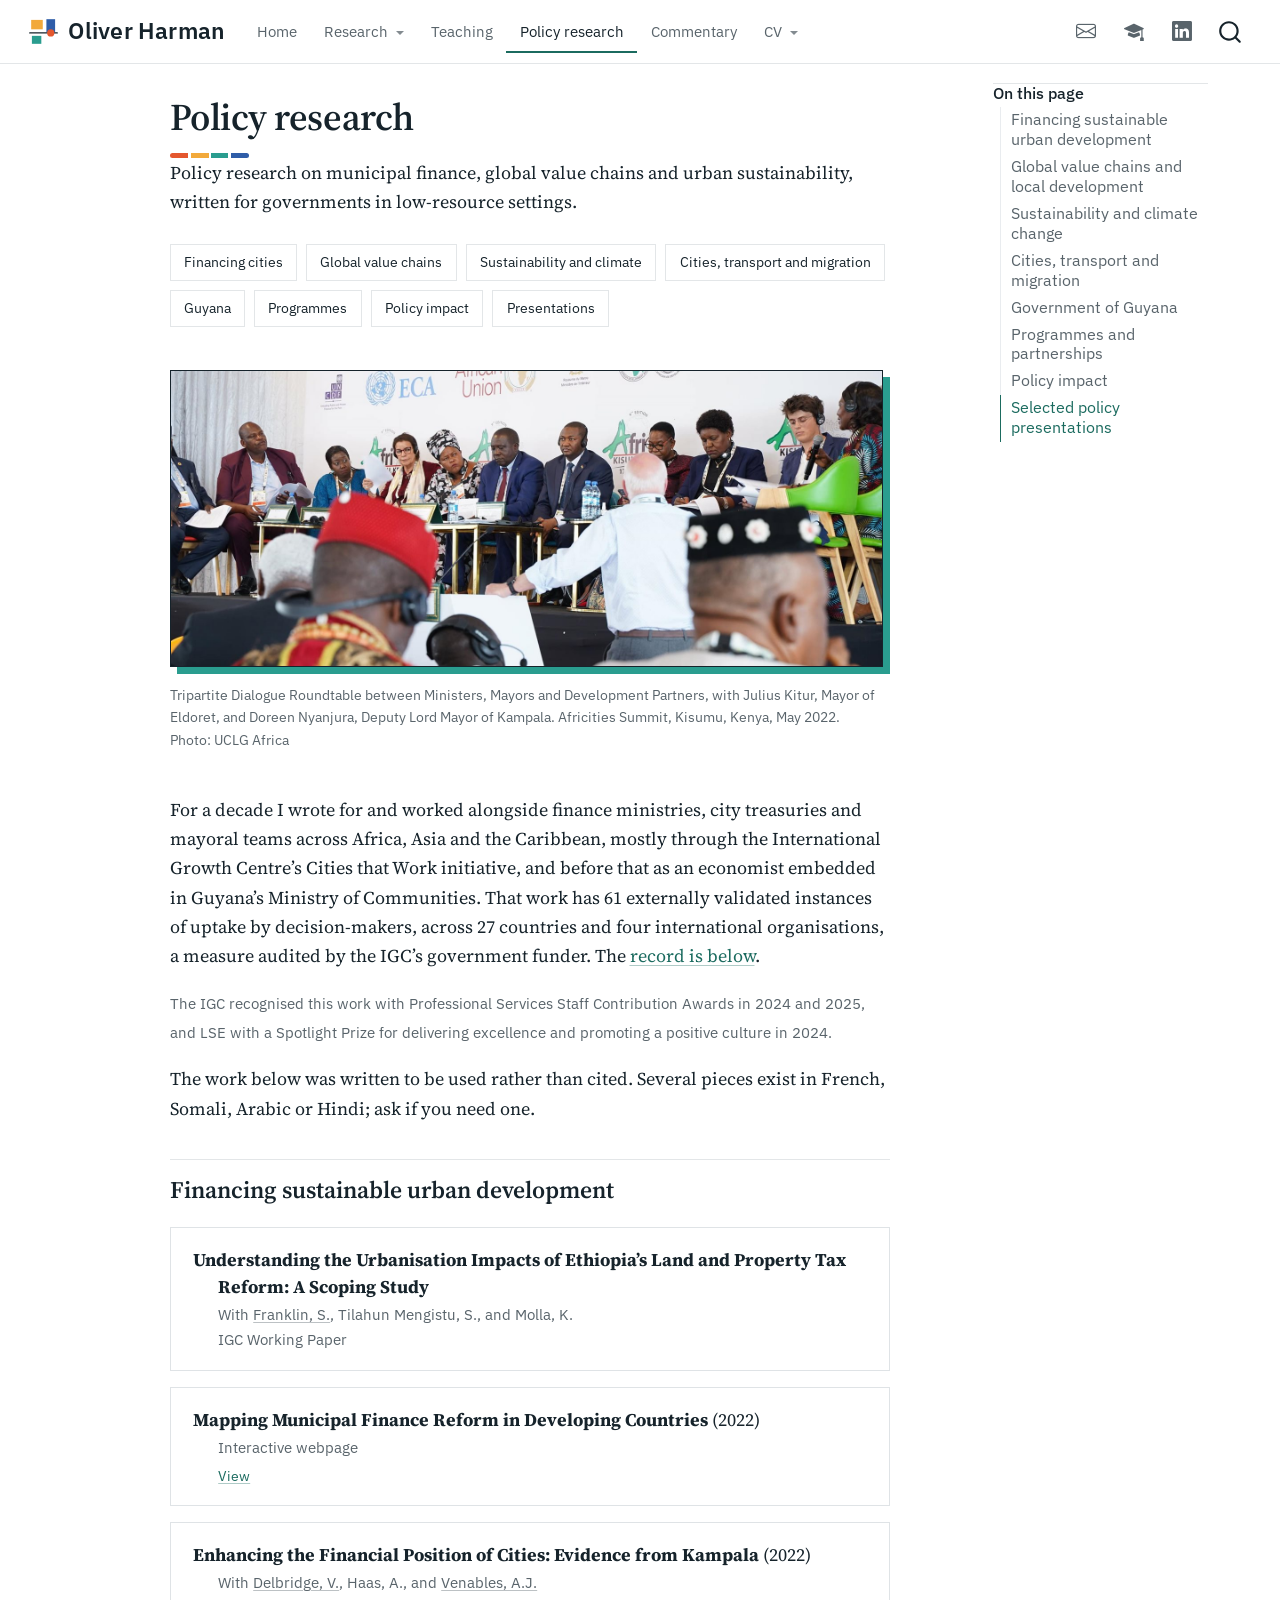
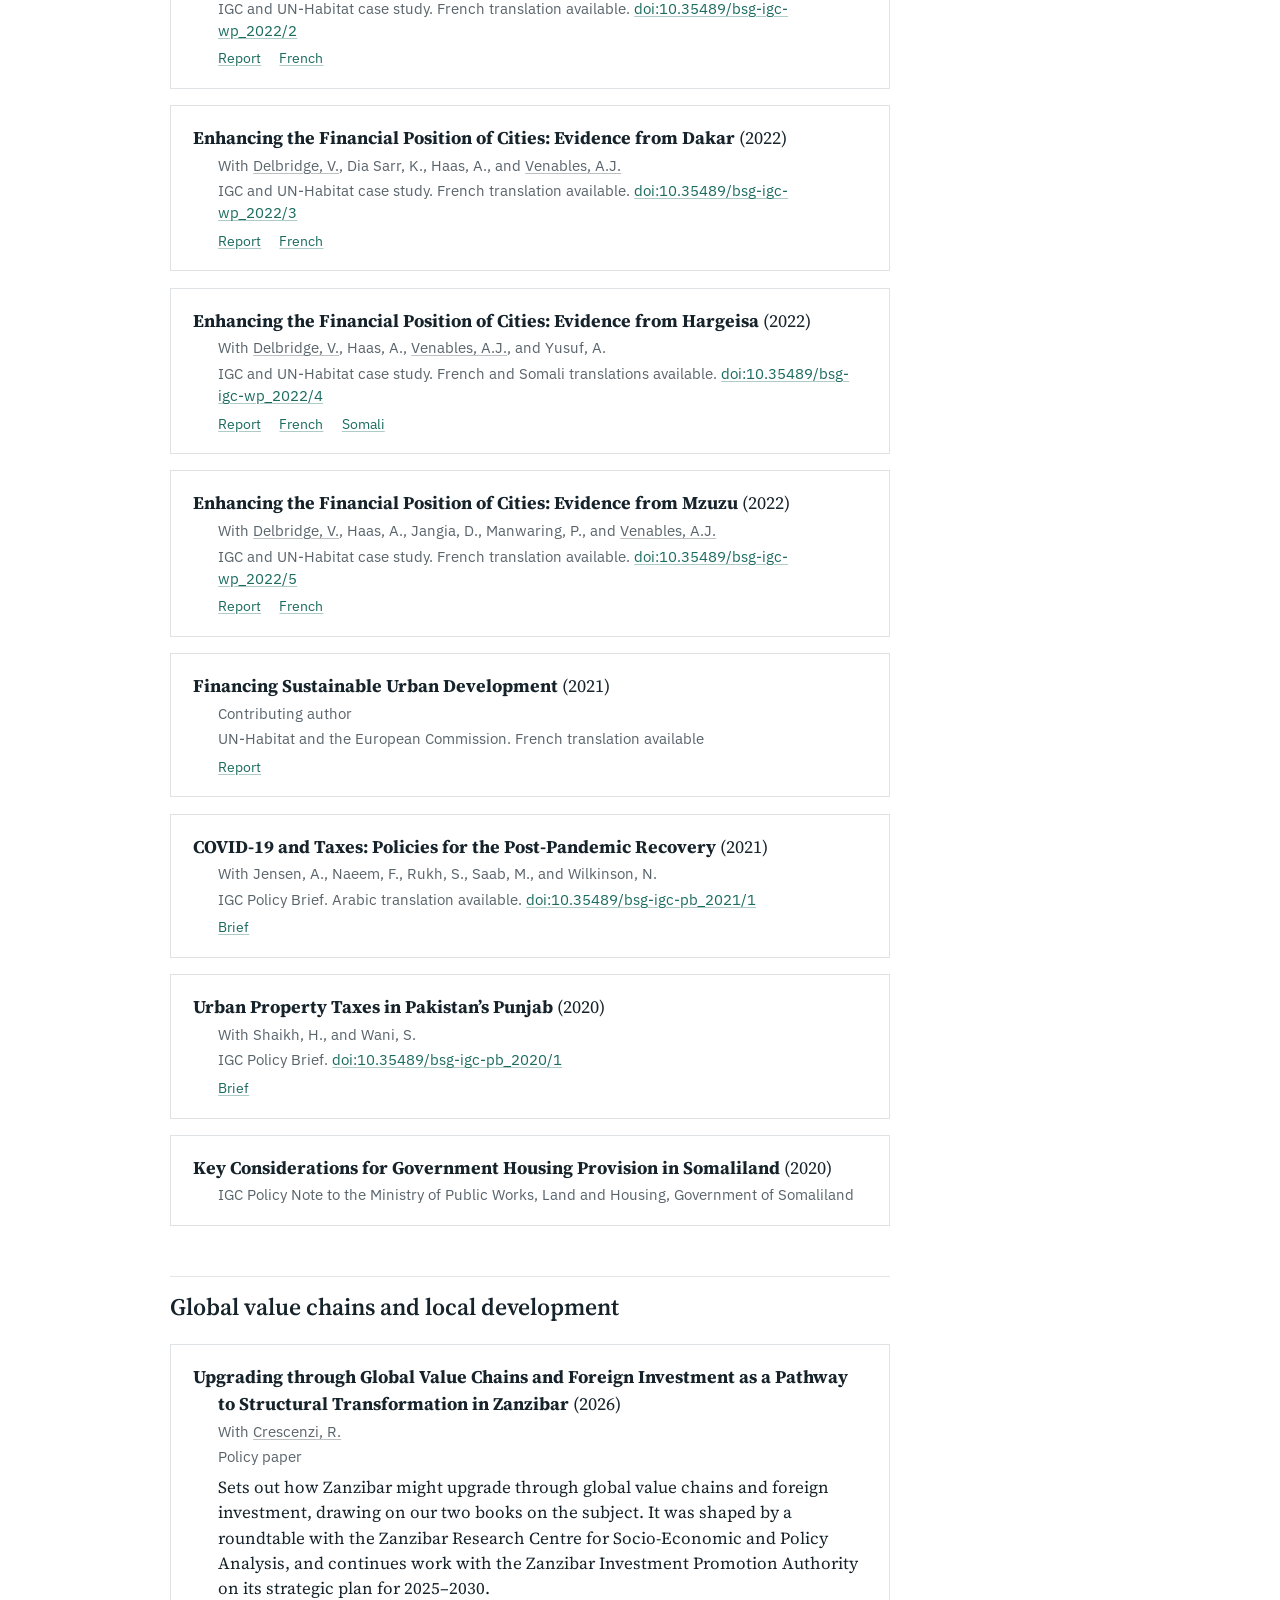
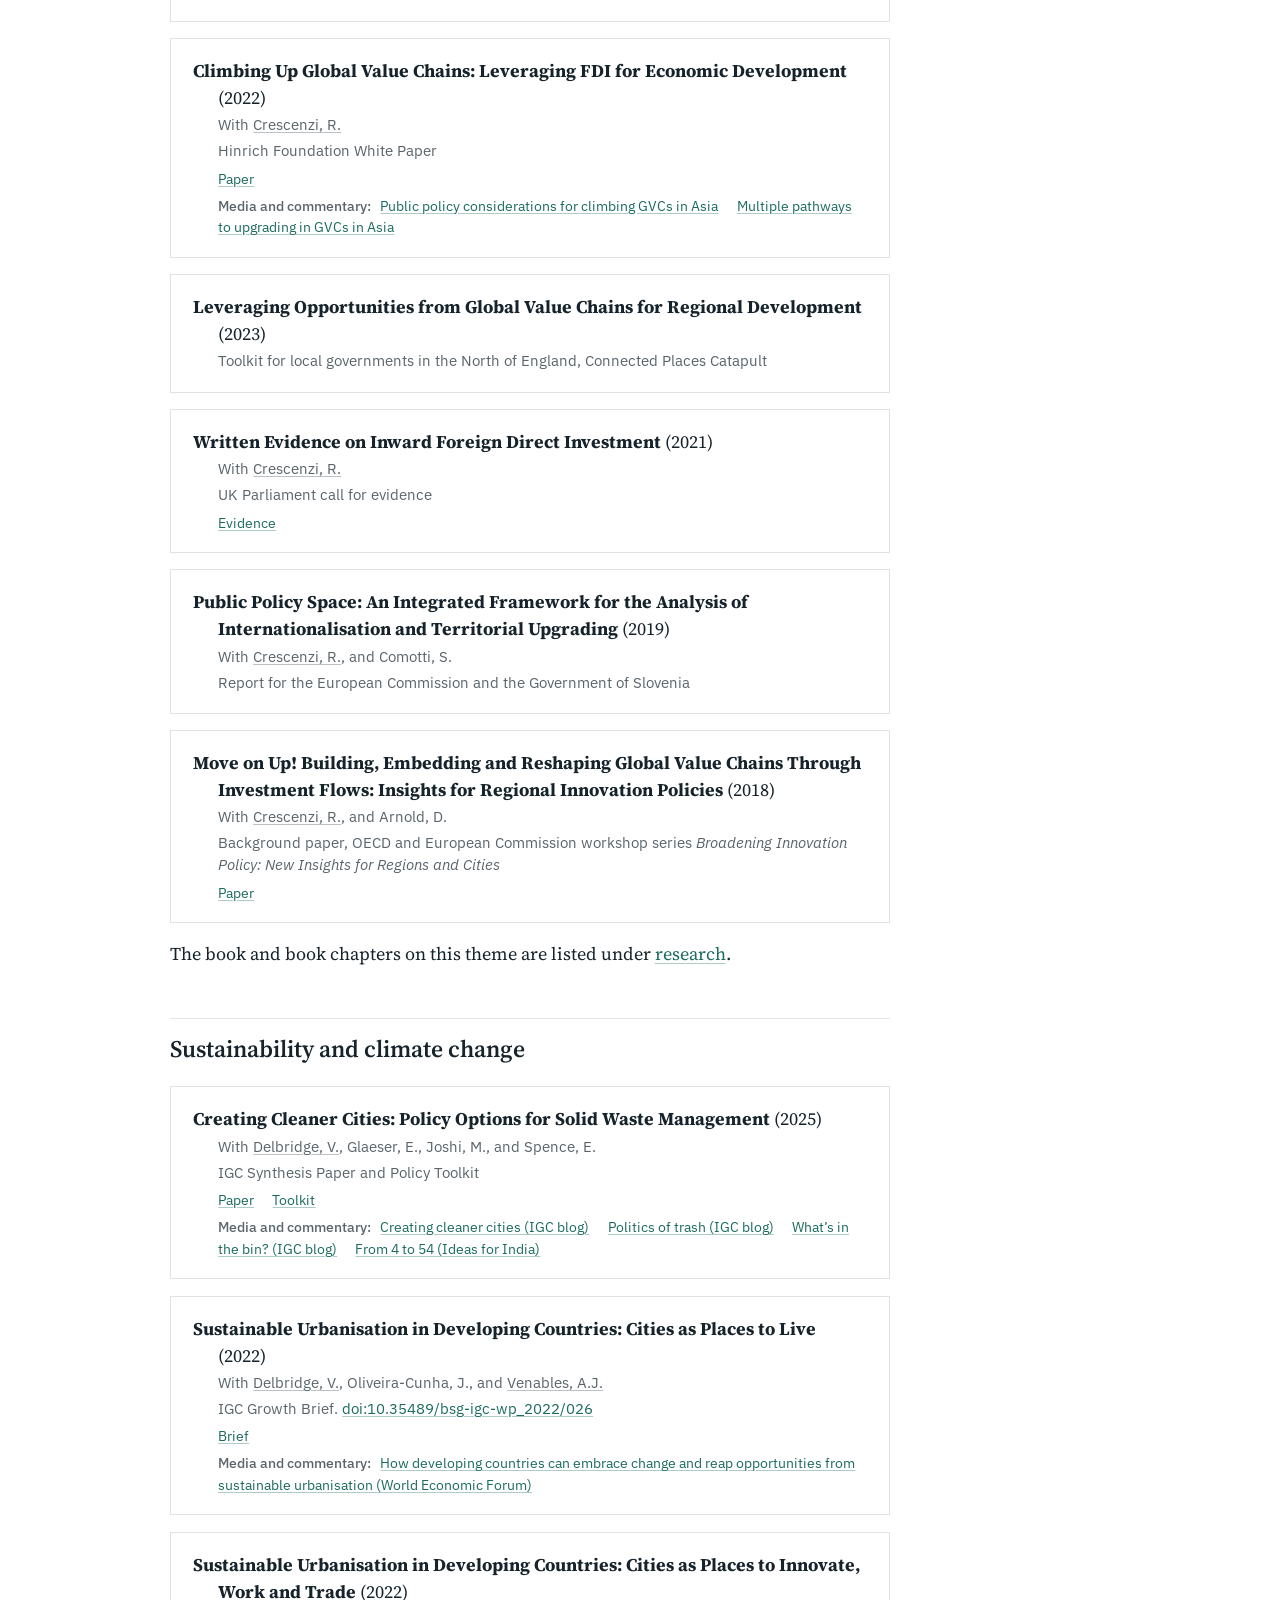
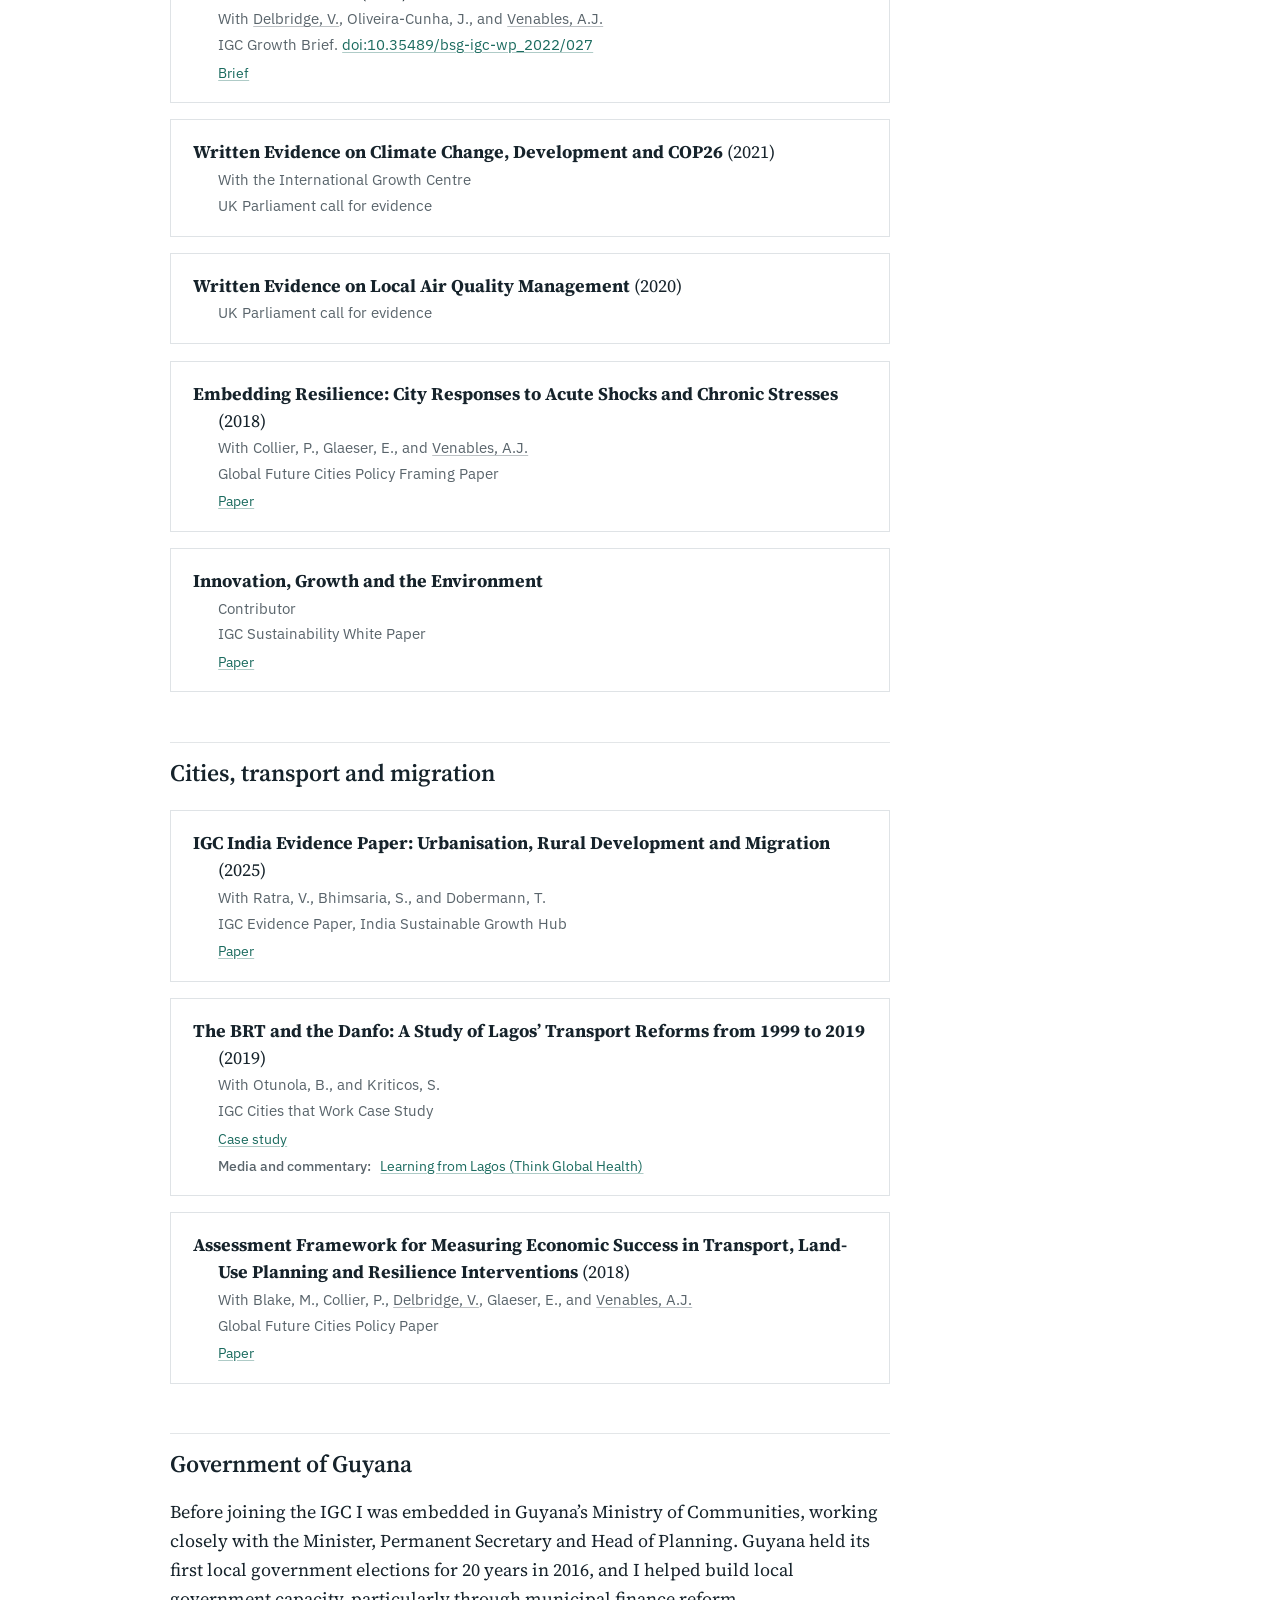
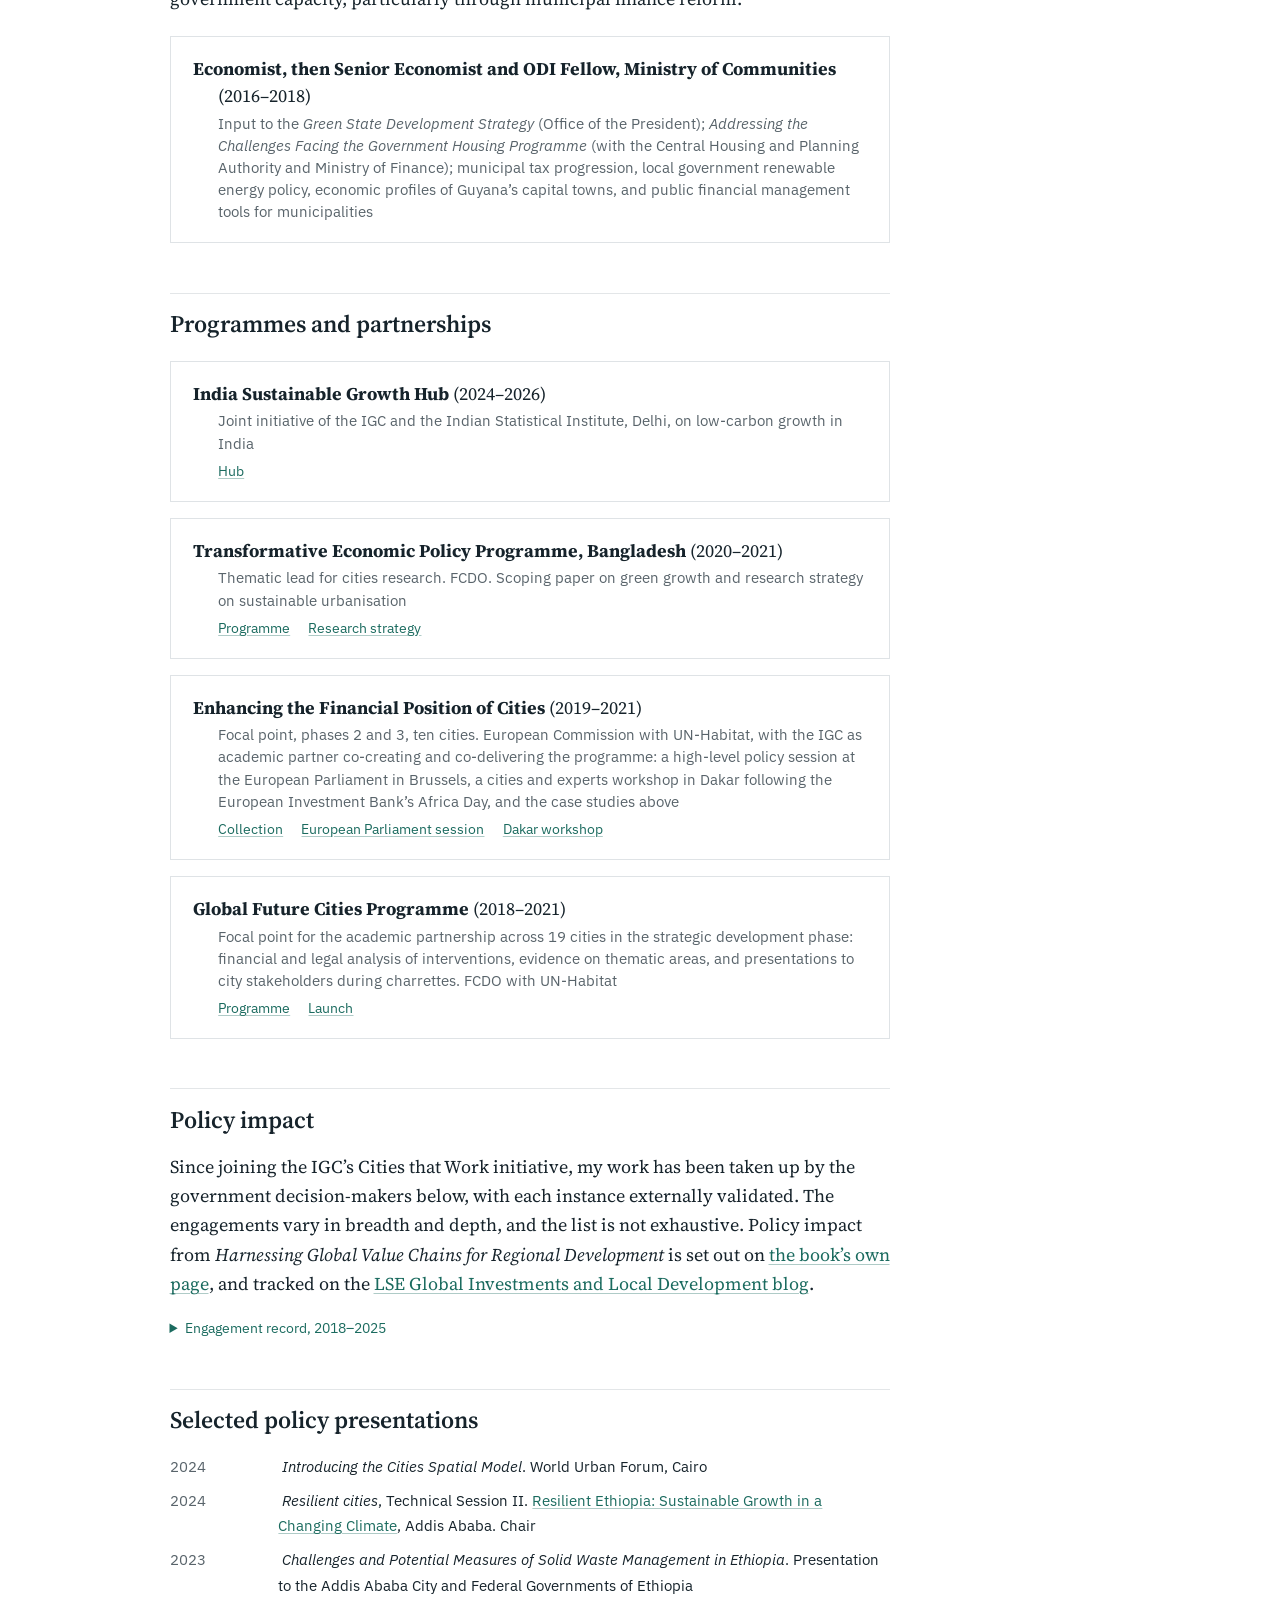
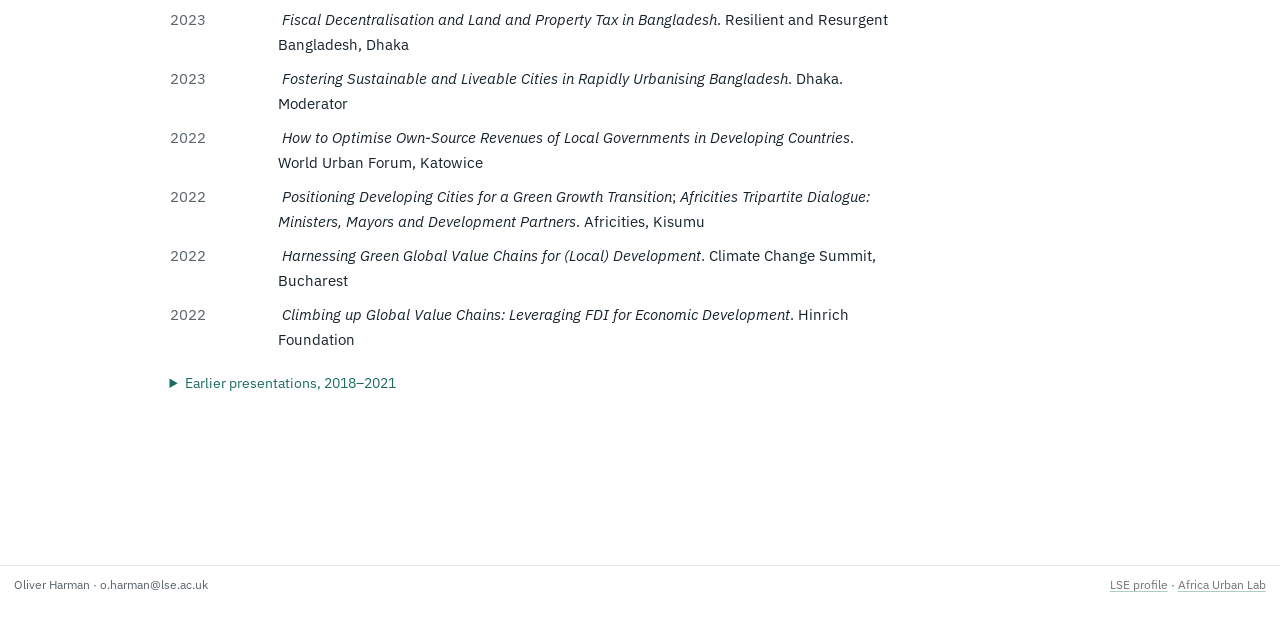
<file: policy.html>
<!DOCTYPE html>
<html xmlns="http://www.w3.org/1999/xhtml" lang="en" xml:lang="en"><head>

<meta charset="utf-8">
<meta name="generator" content="quarto-1.10.18">

<meta name="viewport" content="width=device-width, initial-scale=1.0, user-scalable=yes">

<meta name="description" content="Policy research on municipal finance, global value chains and urban sustainability, written for governments in low-resource settings.">

<title>Policy research – Oliver Harman</title>
<style>
/* Default styles provided by pandoc.
** See https://pandoc.org/MANUAL.html#variables-for-html for config info.
*/
span.smallcaps{font-variant: small-caps;}
div.columns{display: flex; gap: 1.5em;}
div.column{flex: auto;}
@media screen {
div.columns{gap: min(4vw, 1.5em);}
div.column{overflow-x: auto;}
}
div.hanging-indent{margin-left: 1.5em; text-indent: -1.5em;}
ul.task-list{list-style: none;}
ul.task-list li input[type="checkbox"] {
  width: 0.8em;
  margin: 0 0.8em 0.2em -1em; /* quarto-specific, see https://github.com/quarto-dev/quarto-cli/issues/4556 */ 
  vertical-align: middle;
}
</style>


<script src="site_libs/quarto-nav/quarto-nav.js"></script>
<script src="site_libs/quarto-nav/headroom.min.js"></script>
<script src="site_libs/clipboard/clipboard.min.js"></script>
<script src="site_libs/quarto-search/autocomplete.umd.js"></script>
<script src="site_libs/quarto-search/fuse.min.js"></script>
<script src="site_libs/quarto-search/quarto-search.js"></script>
<meta name="quarto:offset" content="./">
<link href="./assets/favicon.png" rel="icon" type="image/png">
<script src="site_libs/quarto-html/quarto.js" type="module"></script>
<script src="site_libs/quarto-html/tabsets/tabsets.js" type="module"></script>
<script src="site_libs/quarto-html/popper.min.js"></script>
<script src="site_libs/quarto-html/tippy.umd.min.js"></script>
<link href="site_libs/quarto-html/tippy.css" rel="stylesheet">
<link href="site_libs/quarto-html/quarto-syntax-highlighting-64a204ab8560d761af7679ceaba22944.css" rel="stylesheet" id="quarto-text-highlighting-styles">
<script src="site_libs/bootstrap/bootstrap.min.js"></script>
<link href="site_libs/bootstrap/bootstrap-icons.css" rel="stylesheet">
<link href="site_libs/bootstrap/bootstrap-cc58427bfe1f40533ad31785c9c80ab6.min.css" rel="stylesheet" append-hash="true" id="quarto-bootstrap" data-mode="light">
<script id="quarto-search-options" type="application/json">{
  "location": "navbar",
  "copy-button": false,
  "collapse-after": 3,
  "panel-placement": "end",
  "type": "overlay",
  "limit": 50,
  "keyboard-shortcut": [
    "f",
    "/",
    "s"
  ],
  "show-item-context": false,
  "language": {
    "search-no-results-text": "No results",
    "search-matching-documents-text": "matching documents",
    "search-copy-link-title": "Copy link to search",
    "search-hide-matches-text": "Hide additional matches",
    "search-more-match-text": "more match in this document",
    "search-more-matches-text": "more matches in this document",
    "search-clear-button-title": "Clear",
    "search-text-placeholder": "",
    "search-detached-cancel-button-title": "Cancel",
    "search-submit-button-title": "Submit",
    "search-label": "Search"
  }
}</script>


<meta property="og:title" content="Policy research – Oliver Harman">
<meta property="og:description" content="Policy research on municipal finance, global value chains and urban sustainability, written for governments in low-resource settings.">
<meta property="og:image" content="https://www.oliverharman.me/assets/photos/policy-africities.jpg">
<meta property="og:site_name" content="Oliver Harman">
<meta property="og:image:alt" content="Oliver Harman on a panel of ministers and policymakers at the Africities summit">
<meta name="twitter:title" content="Policy research – Oliver Harman">
<meta name="twitter:description" content="Policy research on municipal finance, global value chains and urban sustainability, written for governments in low-resource settings.">
<meta name="twitter:image" content="https://www.oliverharman.me/assets/photos/policy-africities.jpg">
<meta name="twitter:card" content="summary_large_image">
<meta name="twitter:image:alt" content="Oliver Harman on a panel of ministers and policymakers at the Africities summit">
</head>

<body class="nav-fixed quarto-light">

<div id="quarto-search-results"></div>
  <header id="quarto-header" class="headroom fixed-top">
    <nav class="navbar navbar-expand-lg " data-bs-theme="dark">
      <div class="navbar-container container-fluid">
      <div class="navbar-brand-container mx-auto">
    <a href="./index.html" class="navbar-brand navbar-brand-logo">
    <img src="./assets/mark.svg" alt="" class="navbar-logo light-content">
    <img src="./assets/mark.svg" alt="" class="navbar-logo dark-content">
    </a>
    <a class="navbar-brand" href="./index.html">
    <span class="navbar-title">Oliver Harman</span>
    </a>
  </div>
            <div id="quarto-search" class="" title="Search"></div>
          <button class="navbar-toggler" type="button" data-bs-toggle="collapse" data-bs-target="#navbarCollapse" aria-controls="navbarCollapse" role="menu" aria-expanded="false" aria-label="Toggle navigation" onclick="if (window.quartoToggleHeadroom) { window.quartoToggleHeadroom(); }">
  <span class="navbar-toggler-icon"></span>
</button>
          <div class="collapse navbar-collapse" id="navbarCollapse">
            <ul class="navbar-nav navbar-nav-scroll me-auto">
  <li class="nav-item">
    <a class="nav-link" href="./index.html"> 
<span class="menu-text">Home</span></a>
  </li>  
  <li class="nav-item dropdown ">
    <a class="nav-link dropdown-toggle" href="#" id="nav-menu-research" role="link" data-bs-toggle="dropdown" aria-expanded="false">
 <span class="menu-text">Research</span>
    </a>
    <ul class="dropdown-menu" aria-labelledby="nav-menu-research">    
        <li>
    <a class="dropdown-item" href="./research.html">
 <span class="dropdown-text">Research overview</span></a>
  </li>  
        <li>
    <a class="dropdown-item" href="./green-global-value-chains.html">
 <span class="dropdown-text">Book: Green Global Value Chains</span></a>
  </li>  
        <li>
    <a class="dropdown-item" href="./harnessing-global-value-chains.html">
 <span class="dropdown-text">Book: Harnessing Global Value Chains</span></a>
  </li>  
    </ul>
  </li>
  <li class="nav-item">
    <a class="nav-link" href="./teaching.html"> 
<span class="menu-text">Teaching</span></a>
  </li>  
  <li class="nav-item">
    <a class="nav-link active" href="./policy.html" aria-current="page"> 
<span class="menu-text">Policy research</span></a>
  </li>  
  <li class="nav-item">
    <a class="nav-link" href="./commentary.html"> 
<span class="menu-text">Commentary</span></a>
  </li>  
  <li class="nav-item dropdown ">
    <a class="nav-link dropdown-toggle" href="#" id="nav-menu-cv" role="link" data-bs-toggle="dropdown" aria-expanded="false">
 <span class="menu-text">CV</span>
    </a>
    <ul class="dropdown-menu" aria-labelledby="nav-menu-cv">    
        <li>
    <a class="dropdown-item" href="./cv/harman-cv-abridged.pdf">
 <span class="dropdown-text">Abridged CV (PDF)</span></a>
  </li>  
        <li>
    <a class="dropdown-item" href="./cv/harman-cv-full.pdf">
 <span class="dropdown-text">Full CV (PDF)</span></a>
  </li>  
    </ul>
  </li>
</ul>
            <ul class="navbar-nav navbar-nav-scroll ms-auto">
  <li class="nav-item compact">
    <a class="nav-link" href="mailto:o.harman@lse.ac.uk"> <i class="bi bi-envelope" role="img" aria-label="Email">
</i> 
<span class="menu-text"></span></a>
  </li>  
  <li class="nav-item compact">
    <a class="nav-link" href="https://scholar.google.com/citations?user=SLb3QHIAAAAJ"> <i class="bi bi-mortarboard-fill" role="img" aria-label="Google Scholar">
</i> 
<span class="menu-text"></span></a>
  </li>  
  <li class="nav-item compact">
    <a class="nav-link" href="https://www.linkedin.com/in/oharman/"> <i class="bi bi-linkedin" role="img" aria-label="LinkedIn">
</i> 
<span class="menu-text"></span></a>
  </li>  
</ul>
          </div> <!-- /navcollapse -->
            <div class="quarto-navbar-tools">
</div>
      </div> <!-- /container-fluid -->
    </nav>
</header>
<!-- content -->
<div id="quarto-content" class="quarto-container page-columns page-rows-contents page-layout-article page-navbar">
<!-- sidebar -->
<!-- margin-sidebar -->
    <div id="quarto-margin-sidebar" class="sidebar margin-sidebar">
        <nav id="TOC" role="doc-toc" class="toc-active">
    <h2 id="toc-title">On this page</h2>
   
  <ul class="collapse">
  <li><a href="#financing-sustainable-urban-development" id="toc-financing-sustainable-urban-development" class="nav-link active" data-scroll-target="#financing-sustainable-urban-development">Financing sustainable urban development</a></li>
  <li><a href="#global-value-chains-and-local-development" id="toc-global-value-chains-and-local-development" class="nav-link" data-scroll-target="#global-value-chains-and-local-development">Global value chains and local development</a></li>
  <li><a href="#sustainability-and-climate-change" id="toc-sustainability-and-climate-change" class="nav-link" data-scroll-target="#sustainability-and-climate-change">Sustainability and climate change</a></li>
  <li><a href="#cities-transport-and-migration" id="toc-cities-transport-and-migration" class="nav-link" data-scroll-target="#cities-transport-and-migration">Cities, transport and migration</a></li>
  <li><a href="#government-of-guyana" id="toc-government-of-guyana" class="nav-link" data-scroll-target="#government-of-guyana">Government of Guyana</a></li>
  <li><a href="#programmes-and-partnerships" id="toc-programmes-and-partnerships" class="nav-link" data-scroll-target="#programmes-and-partnerships">Programmes and partnerships</a></li>
  <li><a href="#policy-impact" id="toc-policy-impact" class="nav-link" data-scroll-target="#policy-impact">Policy impact</a></li>
  <li><a href="#selected-policy-presentations" id="toc-selected-policy-presentations" class="nav-link" data-scroll-target="#selected-policy-presentations">Selected policy presentations</a></li>
  </ul>
</nav>
    </div>
<!-- main -->
<main class="content" id="quarto-document-content">

<header id="title-block-header" class="quarto-title-block default">
<div class="quarto-title">
<h1 class="title">Policy research</h1>
</div>

<div>
  <div class="description">
    Policy research on municipal finance, global value chains and urban sustainability, written for governments in low-resource settings.
  </div>
</div>


<div class="quarto-title-meta">

    
  
    
  </div>
  


</header>


<div class="jump">
<p><a href="#financing-sustainable-urban-development">Financing cities</a> <a href="#global-value-chains-and-local-development">Global value chains</a> <a href="#sustainability-and-climate-change">Sustainability and climate</a> <a href="#cities-transport-and-migration">Cities, transport and migration</a> <a href="#government-of-guyana">Guyana</a> <a href="#programmes-and-partnerships">Programmes</a> <a href="#policy-impact">Policy impact</a> <a href="#selected-policy-presentations">Presentations</a></p>
</div>
<figure class="page-photo sea wide figure">
  <img src="assets/photos/policy-africities.jpg" alt="Oliver Harman on a panel of ministers and policymakers at the Africities summit" class="figure-img">
  <figcaption>Tripartite Dialogue Roundtable between Ministers, Mayors and Development Partners, with Julius Kitur, Mayor of Eldoret, and Doreen Nyanjura, Deputy Lord Mayor of Kampala. Africities Summit, Kisumu, Kenya, May 2022. Photo: UCLG Africa</figcaption>
</figure>
<p>For a decade I wrote for and worked alongside finance ministries, city treasuries and mayoral teams across Africa, Asia and the Caribbean, mostly through the International Growth Centre’s Cities that Work initiative, and before that as an economist embedded in Guyana’s Ministry of Communities. That work has 61 externally validated instances of uptake by decision-makers, across 27 countries and four international organisations, a measure audited by the IGC’s government funder. The <a href="#policy-impact">record is below</a>.</p>
<p><span class="fields">The IGC recognised this work with Professional Services Staff Contribution Awards in 2024 and 2025, and LSE with a Spotlight Prize for delivering excellence and promoting a positive culture in 2024.</span></p>
<p>The work below was written to be used rather than cited. Several pieces exist in French, Somali, Arabic or Hindi; ask if you need one.</p>
<section id="financing-sustainable-urban-development" class="level2">
<h2 data-anchor-id="financing-sustainable-urban-development">Financing sustainable urban development</h2>
<div class="pubs">
<ul>
<li><p><strong>Understanding the Urbanisation Impacts of Ethiopia’s Land and Property Tax Reform: A Scoping Study</strong> <span class="authors">With <a href="https://www.simonfranklin.co/">Franklin, S.</a>, Tilahun Mengistu, S., and Molla, K.</span> <span class="venue">IGC Working Paper</span></p></li>
<li><p><strong>Mapping Municipal Finance Reform in Developing Countries</strong> (2022) <span class="venue">Interactive webpage</span> <span class="links"><a href="https://www.theigc.org/media-items/mapping-municipal-finance-reform-developing-countries">View</a></span></p></li>
<li><p><strong>Enhancing the Financial Position of Cities: Evidence from Kampala</strong> (2022) <span class="authors">With <a href="https://www.theigc.org/people/victoria-delbridge">Delbridge, V.</a>, Haas, A., and <a href="https://tonyvenables.weebly.com/">Venables, A.J.</a></span> <span class="venue">IGC and UN-Habitat case study. French translation available. <a href="https://doi.org/10.35489/bsg-igc-wp_2022/2">doi:10.35489/bsg-igc-wp_2022/2</a></span> <span class="links"><a href="https://www.theigc.org/publication/enhancing-the-financial-position-of-cities-evidence-from-kampala/">Report</a> <a href="https://www.theigc.org/publications/renforcer-les-finances-municipales-lexperience-de-kampala-ouganda">French</a></span></p></li>
<li><p><strong>Enhancing the Financial Position of Cities: Evidence from Dakar</strong> (2022) <span class="authors">With <a href="https://www.theigc.org/people/victoria-delbridge">Delbridge, V.</a>, Dia Sarr, K., Haas, A., and <a href="https://tonyvenables.weebly.com/">Venables, A.J.</a></span> <span class="venue">IGC and UN-Habitat case study. French translation available. <a href="https://doi.org/10.35489/bsg-igc-wp_2022/3">doi:10.35489/bsg-igc-wp_2022/3</a></span> <span class="links"><a href="https://www.theigc.org/publication/enhancing-the-financial-position-of-cities-evidence-from-dakar/">Report</a> <a href="https://www.theigc.org/publications/renforcer-les-finances-municipales-lexperience-de-dakar">French</a></span></p></li>
<li><p><strong>Enhancing the Financial Position of Cities: Evidence from Hargeisa</strong> (2022) <span class="authors">With <a href="https://www.theigc.org/people/victoria-delbridge">Delbridge, V.</a>, Haas, A., <a href="https://tonyvenables.weebly.com/">Venables, A.J.</a>, and Yusuf, A.</span> <span class="venue">IGC and UN-Habitat case study. French and Somali translations available. <a href="https://doi.org/10.35489/bsg-igc-wp_2022/4">doi:10.35489/bsg-igc-wp_2022/4</a></span> <span class="links"><a href="https://www.theigc.org/publication/enhancing-the-financial-position-of-cities-evidence-from-hargeisa/">Report</a> <a href="https://www.theigc.org/publications/renforcer-les-finances-municipales-lexperience-de-hargeisa-somaliland">French</a> <a href="https://www.theigc.org/publications/xoojinta-booska-maaliyadeed-magaalooyinka-caddayn-laga-sameeyey-hargeysa">Somali</a></span></p></li>
<li><p><strong>Enhancing the Financial Position of Cities: Evidence from Mzuzu</strong> (2022) <span class="authors">With <a href="https://www.theigc.org/people/victoria-delbridge">Delbridge, V.</a>, Haas, A., Jangia, D., Manwaring, P., and <a href="https://tonyvenables.weebly.com/">Venables, A.J.</a></span> <span class="venue">IGC and UN-Habitat case study. French translation available. <a href="https://doi.org/10.35489/bsg-igc-wp_2022/5">doi:10.35489/bsg-igc-wp_2022/5</a></span> <span class="links"><a href="https://www.theigc.org/publication/enhancing-the-financial-position-of-cities-evidence-from-mzuzu/">Report</a> <a href="https://www.theigc.org/publications/renforcer-les-finances-municipales-lexperience-de-mzuzu-et-du-malawi">French</a></span></p></li>
<li><p><strong>Financing Sustainable Urban Development</strong> (2021) <span class="authors">Contributing author</span> <span class="venue">UN-Habitat and the European Commission. French translation available</span> <span class="links"><a href="https://unhabitat.org/financing-sustainable-urban-development">Report</a></span></p></li>
<li><p><strong>COVID-19 and Taxes: Policies for the Post-Pandemic Recovery</strong> (2021) <span class="authors">With Jensen, A., Naeem, F., Rukh, S., Saab, M., and Wilkinson, N.</span> <span class="venue">IGC Policy Brief. Arabic translation available. <a href="https://doi.org/10.35489/bsg-igc-pb_2021/1">doi:10.35489/bsg-igc-pb_2021/1</a></span> <span class="links"><a href="https://www.theigc.org/publication/covid-19-and-taxes-policies-for-the-post-pandemic-recovery/">Brief</a></span></p></li>
<li><p><strong>Urban Property Taxes in Pakistan’s Punjab</strong> (2020) <span class="authors">With Shaikh, H., and Wani, S.</span> <span class="venue">IGC Policy Brief. <a href="https://doi.org/10.35489/bsg-igc-pb_2020/1">doi:10.35489/bsg-igc-pb_2020/1</a></span> <span class="links"><a href="https://www.theigc.org/publication/urban-property-taxes-in-pakistans-punjab/">Brief</a></span></p></li>
<li><p><strong>Key Considerations for Government Housing Provision in Somaliland</strong> (2020) <span class="venue">IGC Policy Note to the Ministry of Public Works, Land and Housing, Government of Somaliland</span></p></li>
</ul>
</div>
</section>
<section id="global-value-chains-and-local-development" class="level2">
<h2 data-anchor-id="global-value-chains-and-local-development">Global value chains and local development</h2>
<div class="pubs">
<ul>
<li><p><strong>Upgrading through Global Value Chains and Foreign Investment as a Pathway to Structural Transformation in Zanzibar</strong> (2026) <span class="authors">With <a href="https://www.lse.ac.uk/geography-and-environment/people/academic-staff/riccardo-crescenzi">Crescenzi, R.</a></span> <span class="venue">Policy paper</span> <span class="desc">Sets out how Zanzibar might upgrade through global value chains and foreign investment, drawing on our two books on the subject. It was shaped by a roundtable with the Zanzibar Research Centre for Socio-Economic and Policy Analysis, and continues work with the Zanzibar Investment Promotion Authority on its strategic plan for 2025–2030.</span></p></li>
<li><p><strong>Climbing Up Global Value Chains: Leveraging FDI for Economic Development</strong> (2022) <span class="authors">With <a href="https://www.lse.ac.uk/geography-and-environment/people/academic-staff/riccardo-crescenzi">Crescenzi, R.</a></span> <span class="venue">Hinrich Foundation White Paper</span> <span class="links"><a href="https://www.hinrichfoundation.com/research/wp/fdi/global-value-chains-gvc-foreign-direct-investment-fdi-economic-development">Paper</a></span> <span class="media"><strong>Media and commentary:</strong> <a href="https://www.hinrichfoundation.com/research/article/fdi/public-policy-considerations-for-climbing-global-value-chains-in-asia">Public policy considerations for climbing GVCs in Asia</a> <a href="https://www.hinrichfoundation.com/research/article/fdi/upgrading-global-value-chains-gvc-in-asia">Multiple pathways to upgrading in GVCs in Asia</a></span></p></li>
<li><p><strong>Leveraging Opportunities from Global Value Chains for Regional Development</strong> (2023) <span class="venue">Toolkit for local governments in the North of England, Connected Places Catapult</span></p></li>
<li><p><strong>Written Evidence on Inward Foreign Direct Investment</strong> (2021) <span class="authors">With <a href="https://www.lse.ac.uk/geography-and-environment/people/academic-staff/riccardo-crescenzi">Crescenzi, R.</a></span> <span class="venue">UK Parliament call for evidence</span> <span class="links"><a href="https://committees.parliament.uk/writtenevidence/23003/pdf/">Evidence</a></span></p></li>
<li><p><strong>Public Policy Space: An Integrated Framework for the Analysis of Internationalisation and Territorial Upgrading</strong> (2019) <span class="authors">With <a href="https://www.lse.ac.uk/geography-and-environment/people/academic-staff/riccardo-crescenzi">Crescenzi, R.</a>, and Comotti, S.</span> <span class="venue">Report for the European Commission and the Government of Slovenia</span></p></li>
<li><p><strong>Move on Up! Building, Embedding and Reshaping Global Value Chains Through Investment Flows: Insights for Regional Innovation Policies</strong> (2018) <span class="authors">With <a href="https://www.lse.ac.uk/geography-and-environment/people/academic-staff/riccardo-crescenzi">Crescenzi, R.</a>, and Arnold, D.</span> <span class="venue">Background paper, OECD and European Commission workshop series <em>Broadening Innovation Policy: New Insights for Regions and Cities</em></span> <span class="links"><a href="https://www.oecd.org/cfe/regionaldevelopment/CrescenziHarman%282018%29MoveOnUp.pdf">Paper</a></span></p></li>
</ul>
</div>
<p>The book and book chapters on this theme are listed under <a href="./research.html">research</a>.</p>
</section>
<section id="sustainability-and-climate-change" class="level2">
<h2 data-anchor-id="sustainability-and-climate-change">Sustainability and climate change</h2>
<div class="pubs">
<ul>
<li><p><strong>Creating Cleaner Cities: Policy Options for Solid Waste Management</strong> (2025) <span class="authors">With <a href="https://www.theigc.org/people/victoria-delbridge">Delbridge, V.</a>, Glaeser, E., Joshi, M., and Spence, E.</span> <span class="venue">IGC Synthesis Paper and Policy Toolkit</span> <span class="links"><a href="https://www.theigc.org/publications/creating-cleaner-cities-policy-options-solid-waste-management">Paper</a> <a href="https://www.theigc.org/publications/policy-options-solid-waste-management">Toolkit</a></span> <span class="media"><strong>Media and commentary:</strong> <a href="https://www.theigc.org/blogs/cleaner-cities-urban-waste-management">Creating cleaner cities (IGC blog)</a> <a href="https://www.theigc.org/blogs/politics-trash-waste-management-trust-cities">Politics of trash (IGC blog)</a> <a href="https://www.theigc.org/blogs/whats-in-the-bin-cities-waste-data">What’s in the bin? (IGC blog)</a> <a href="https://www.ideasforindia.in/topics/environment/from-4-to-54-hits-and-misses-in-india-s-waste-reforms">From 4 to 54 (Ideas for India)</a></span></p></li>
<li><p><strong>Sustainable Urbanisation in Developing Countries: Cities as Places to Live</strong> (2022) <span class="authors">With <a href="https://www.theigc.org/people/victoria-delbridge">Delbridge, V.</a>, Oliveira-Cunha, J., and <a href="https://tonyvenables.weebly.com/">Venables, A.J.</a></span> <span class="venue">IGC Growth Brief. <a href="https://doi.org/10.35489/bsg-igc-wp_2022/026">doi:10.35489/bsg-igc-wp_2022/026</a></span> <span class="links"><a href="https://www.theigc.org/reader/sustainable-urbanisation-in-developing-countries-cities-as-places-to-live/">Brief</a></span> <span class="media"><strong>Media and commentary:</strong> <a href="https://www.weforum.org/agenda/2023/09/sustainable-urbanisation-in-developing-countries-adjusting-to-changing-opportunities/">How developing countries can embrace change and reap opportunities from sustainable urbanisation (World Economic Forum)</a></span></p></li>
<li><p><strong>Sustainable Urbanisation in Developing Countries: Cities as Places to Innovate, Work and Trade</strong> (2022) <span class="authors">With <a href="https://www.theigc.org/people/victoria-delbridge">Delbridge, V.</a>, Oliveira-Cunha, J., and <a href="https://tonyvenables.weebly.com/">Venables, A.J.</a></span> <span class="venue">IGC Growth Brief. <a href="https://doi.org/10.35489/bsg-igc-wp_2022/027">doi:10.35489/bsg-igc-wp_2022/027</a></span> <span class="links"><a href="https://www.theigc.org/reader/sustainable-urbanisation-in-developing-countries-cities-as-places-to-innovate-trade-and-work/">Brief</a></span></p></li>
<li><p><strong>Written Evidence on Climate Change, Development and COP26</strong> (2021) <span class="authors">With the International Growth Centre</span> <span class="venue">UK Parliament call for evidence</span></p></li>
<li><p><strong>Written Evidence on Local Air Quality Management</strong> (2020) <span class="venue">UK Parliament call for evidence</span></p></li>
<li><p><strong>Embedding Resilience: City Responses to Acute Shocks and Chronic Stresses</strong> (2018) <span class="authors">With Collier, P., Glaeser, E., and <a href="https://tonyvenables.weebly.com/">Venables, A.J.</a></span> <span class="venue">Global Future Cities Policy Framing Paper</span> <span class="links"><a href="https://www.globalfuturecities.org/node/168">Paper</a></span></p></li>
<li><p><strong>Innovation, Growth and the Environment</strong> <span class="authors">Contributor</span> <span class="venue">IGC Sustainability White Paper</span> <span class="links"><a href="https://www.theigc.org/publications/innovation-growth-and-environment">Paper</a></span></p></li>
</ul>
</div>
</section>
<section id="cities-transport-and-migration" class="level2">
<h2 data-anchor-id="cities-transport-and-migration">Cities, transport and migration</h2>
<div class="pubs">
<ul>
<li><p><strong>IGC India Evidence Paper: Urbanisation, Rural Development and Migration</strong> (2025) <span class="authors">With Ratra, V., Bhimsaria, S., and Dobermann, T.</span> <span class="venue">IGC Evidence Paper, India Sustainable Growth Hub</span> <span class="links"><a href="https://www.theigc.org/publications/igc-india-evidence-paper-urbanisation-rural-development-and-migration">Paper</a></span></p></li>
<li><p><strong>The BRT and the Danfo: A Study of Lagos’ Transport Reforms from 1999 to 2019</strong> (2019) <span class="authors">With Otunola, B., and Kriticos, S.</span> <span class="venue">IGC Cities that Work Case Study</span> <span class="links"><a href="https://www.theigc.org/publication/the-brt-and-the-danfo-a-case-study-of-lagos-transport-reforms-from-1999-2019/">Case study</a></span> <span class="media"><strong>Media and commentary:</strong> <a href="https://www.thinkglobalhealth.org/article/learning-lagos">Learning from Lagos (Think Global Health)</a></span></p></li>
<li><p><strong>Assessment Framework for Measuring Economic Success in Transport, Land-Use Planning and Resilience Interventions</strong> (2018) <span class="authors">With Blake, M., Collier, P., <a href="https://www.theigc.org/people/victoria-delbridge">Delbridge, V.</a>, Glaeser, E., and <a href="https://tonyvenables.weebly.com/">Venables, A.J.</a></span> <span class="venue">Global Future Cities Policy Paper</span> <span class="links"><a href="https://www.globalfuturecities.org/node/171">Paper</a></span></p></li>
</ul>
</div>
</section>
<section id="government-of-guyana" class="level2">
<h2 data-anchor-id="government-of-guyana">Government of Guyana</h2>
<p>Before joining the IGC I was embedded in Guyana’s Ministry of Communities, working closely with the Minister, Permanent Secretary and Head of Planning. Guyana held its first local government elections for 20 years in 2016, and I helped build local government capacity, particularly through municipal finance reform.</p>
<div class="pubs">
<ul>
<li><strong>Economist, then Senior Economist and ODI Fellow, Ministry of Communities</strong> (2016–2018) <span class="venue">Input to the <em>Green State Development Strategy</em> (Office of the President); <em>Addressing the Challenges Facing the Government Housing Programme</em> (with the Central Housing and Planning Authority and Ministry of Finance); municipal tax progression, local government renewable energy policy, economic profiles of Guyana’s capital towns, and public financial management tools for municipalities</span></li>
</ul>
</div>
</section>
<section id="programmes-and-partnerships" class="level2">
<h2 data-anchor-id="programmes-and-partnerships">Programmes and partnerships</h2>
<div class="pubs">
<ul>
<li><p><strong>India Sustainable Growth Hub</strong> (2024–2026) <span class="venue">Joint initiative of the IGC and the Indian Statistical Institute, Delhi, on low-carbon growth in India</span> <span class="links"><a href="https://www.theigc.org/countries/india/india-sustainable-growth-hub">Hub</a></span></p></li>
<li><p><strong>Transformative Economic Policy Programme, Bangladesh</strong> (2020–2021) <span class="venue">Thematic lead for cities research. FCDO. Scoping paper on green growth and research strategy on sustainable urbanisation</span> <span class="links"><a href="https://www.theigc.org/funding/bangladesh-tepp">Programme</a> <a href="https://www.theigc.org/sites/default/files/2021/10/bangladesh-tepp-research-strategy-october2021.pdf">Research strategy</a></span></p></li>
<li><p><strong>Enhancing the Financial Position of Cities</strong> (2019–2021) <span class="venue">Focal point, phases 2 and 3, ten cities. European Commission with UN-Habitat, with the IGC as academic partner co-creating and co-delivering the programme: a high-level policy session at the European Parliament in Brussels, a cities and experts workshop in Dakar following the European Investment Bank’s Africa Day, and the case studies above</span> <span class="links"><a href="https://www.theigc.org/collections/enhancing-financial-position-cities">Collection</a> <a href="https://unhabitat.org/european-parliament-convenes-high-level-policy-session-on-urbanization-and-development">European Parliament session</a> <a href="https://www.theigc.org/event/cities-and-experts-meeting-strengthening-the-financing-position-and-investment-in-the-cities-of-developing-countries/">Dakar workshop</a></span></p></li>
<li><p><strong>Global Future Cities Programme</strong> (2018–2021) <span class="venue">Focal point for the academic partnership across 19 cities in the strategic development phase: financial and legal analysis of interventions, evidence on thematic areas, and presentations to city stakeholders during charrettes. FCDO with UN-Habitat</span> <span class="links"><a href="https://www.globalfuturecities.org">Programme</a> <a href="https://unhabitat.org/un-habitat-promotes-urban-prosperity-in-global-future-cities-programme">Launch</a></span></p></li>
</ul>
</div>
</section>
<section id="policy-impact" class="level2">
<h2 data-anchor-id="policy-impact">Policy impact</h2>
<p>Since joining the IGC’s Cities that Work initiative, my work has been taken up by the government decision-makers below, with each instance externally validated. The engagements vary in breadth and depth, and the list is not exhaustive. Policy impact from <em>Harnessing Global Value Chains for Regional Development</em> is set out on <a href="./harnessing-global-value-chains.html">the book’s own page</a>, and tracked on the <a href="https://blogs.lse.ac.uk/gild/books/">LSE Global Investments and Local Development blog</a>.</p>
<details class="more">
<summary>
Engagement record, 2018–2025
</summary>
<ul>
<li><strong>2025:</strong> Egypt; Ethiopia; Kenya; Liberia; Malawi; Malaysia; Mozambique; Pakistan; South Africa; Zambia; Zanzibar, Tanzania.</li>
<li><strong>2024:</strong> Freetown, Sierra Leone (Mayor); Punjab, Pakistan (Executive Director); Cape Town, South Africa (technical staff); Accra, Ghana (technical staff).</li>
<li><strong>2023:</strong> Addis Ababa, Ethiopia (technical staff); Bangladesh (tax technical staff); Accra, Ghana (technical staff); Ethiopia (Advisor to the Prime Minister).</li>
<li><strong>2022:</strong> Dhaka, Bangladesh (technical staff); Mymensingh, Bangladesh (Mayor and technical staff); Eldoret, Kenya (Mayor); Kampala, Uganda (Deputy Lord Mayor); Dakar, Senegal (Deputy Mayor); Tanzania (Minister of Housing); Yaoundé VII, Cameroon (Mayor); Niger (Minister of Territorial Administration); Mozambique (Minister of State Administration and Public Service); Rwanda (Minister of Local Government); Tanzania (Minister of Lands, Housing and Human Settlements); Arbaoua, Morocco (Mayor); N’Djamena District 4, Chad (Mayor); Mandlakazi, Mozambique (Mayor); Maputo, Mozambique (councillors); Kenya (Minister of Devolution); Trikala, Greece (Mayor); Bucharest District 2, Romania (Mayor).</li>
<li><strong>2021:</strong> Kampala, Uganda (technical staff); Egypt (former Minister of State for Environment Affairs); Nebbi, Uganda (technical staff).</li>
<li><strong>2020:</strong> Monrovia, Liberia (Mayor); Paraguay (former Minister of Habitat); Tengen, Germany (Mayor); Senegal (Minister of Town Planning, Housing and Public Hygiene); Dakar, Senegal (Mayor and technical staff); Kampala, Uganda (Executive Director and technical staff); Hargeisa, Somaliland (Mayor and technical staff); Lilongwe, Malawi (Executive Director and technical staff); Mzuzu, Malawi (technical staff); Freetown, Sierra Leone (Mayor); Punjab, Pakistan (technical staff); Somaliland (Ministry of Public Works, Land and Housing technical staff); Amman, Jordan (technical staff); Cape Town, South Africa (technical staff).</li>
<li><strong>2019:</strong> Kabul, Afghanistan (Acting Mayor); Accra, Ghana (Mayor and technical staff); Kampala, Uganda (Executive Director and technical staff); Hargeisa, Somaliland (Mayor and technical staff).</li>
<li><strong>2018:</strong> Bandung, Indonesia (technical staff); Surabaya, Indonesia (Mayor and technical staff); Abeokuta, Nigeria (technical staff); Lagos, Nigeria (technical staff); New Clark City, Philippines (technical staff); Cape Town, South Africa (technical staff); Johannesburg, South Africa (technical staff); Bangkok, Thailand (technical staff); Ho Chi Minh City, Vietnam (technical staff).</li>
</ul>
</details>
</section>
<section id="selected-policy-presentations" class="level2">
<h2 data-anchor-id="selected-policy-presentations">Selected policy presentations</h2>
<div class="talks">
<ul>
<li><span class="date">2024</span> <em>Introducing the Cities Spatial Model</em>. World Urban Forum, Cairo</li>
<li><span class="date">2024</span> <em>Resilient cities</em>, Technical Session II. <a href="https://www.youtube.com/watch?v=X0LCDXsA8qc">Resilient Ethiopia: Sustainable Growth in a Changing Climate</a>, Addis Ababa. Chair</li>
<li><span class="date">2023</span> <em>Challenges and Potential Measures of Solid Waste Management in Ethiopia</em>. Presentation to the Addis Ababa City and Federal Governments of Ethiopia</li>
<li><span class="date">2023</span> <em>Fiscal Decentralisation and Land and Property Tax in Bangladesh</em>. Resilient and Resurgent Bangladesh, Dhaka</li>
<li><span class="date">2023</span> <em>Fostering Sustainable and Liveable Cities in Rapidly Urbanising Bangladesh</em>. Dhaka. Moderator</li>
<li><span class="date">2022</span> <em>How to Optimise Own-Source Revenues of Local Governments in Developing Countries</em>. World Urban Forum, Katowice</li>
<li><span class="date">2022</span> <em>Positioning Developing Cities for a Green Growth Transition</em>; <em>Africities Tripartite Dialogue: Ministers, Mayors and Development Partners</em>. Africities, Kisumu</li>
<li><span class="date">2022</span> <em>Harnessing Green Global Value Chains for (Local) Development</em>. Climate Change Summit, Bucharest</li>
<li><span class="date">2022</span> <em>Climbing up Global Value Chains: Leveraging FDI for Economic Development</em>. Hinrich Foundation</li>
</ul>
</div>
<details class="more">
<summary>
Earlier presentations, 2018–2021
</summary>
<div class="talks">
<ul>
<li><span class="date">2021</span> <em>Urban Solid Waste Management and Super Pollutants in Emerging Cities</em>. Innovate4Cities, with the IPCC, UN-Habitat and the Global Covenant of Mayors</li>
<li><span class="date">2021</span> <em>Infrastructure Projects for African Integration into Global Value Chains</em>. Senior policymakers in ministries of economy, finance and external trade in Côte d’Ivoire, Togo, Madagascar and Senegal</li>
<li><span class="date">2021</span> <em><a href="https://www.globalfuturecities.org/thematic-programme/25-february-session-5-project-finance-procurement">Funding and Financing City Governments</a></em>. The 19 cities of the FCDO Global Future Cities Thematic Programme</li>
<li><span class="date">2021</span> <em>COVID-19 and Taxes: Policies for the Post-Pandemic Recovery</em>. FCDO Economic Growth and Tax Team Community of Practice, with co-authors</li>
<li><span class="date">2021</span> <em>Funding Urban Development Projects and Social Projects</em>. Lagos Urban Development Initiative</li>
<li><span class="date">2021</span> <em>Global Value Chains and Regional Innovation</em>. RSA Policy Expo, Regions Cities Industry webinar series, pre-launch of the policy impact book</li>
<li><span class="date">2021</span> <em>Connecting Back Better: GVC-Sensitive Policies for Regional Recovery</em>. Special Session 25, RSA Regions in Recovery Global E-Festival</li>
<li><span class="date">2020</span> <em>City Resilience through Time and Space</em>. Arup City Resilience Workshop, World Urban Forum, Abu Dhabi</li>
<li><span class="date">2020</span> <em>Enhancing the Financial Positions of Cities</em>. European Commission, World Urban Forum, Abu Dhabi</li>
<li><span class="date">2019</span> <em>Supporting the Urban Dimension of Development Cooperation</em>. Advisory Group Meeting and Policy Session, European Parliament, Brussels</li>
<li><span class="date">2019</span> <em>Economics of Land Use Planning</em>; <em>Accessing Opportunities</em>. World Bank South-South Knowledge Exchange, Cape Town</li>
<li><span class="date">2019</span> <em>The BRT and the Danfo</em>. IGC Community of Practice</li>
<li><span class="date">2019</span> <em>Designed to Succeed</em>. Saïd Business School and Blavatnik School of Government Early Career Researcher Series, Oxford</li>
<li><span class="date">2019</span> <em>Youth and the City</em>. Challenges of Government Conference, University of Oxford</li>
<li><span class="date">2018</span> <em>Land Value Capture</em>. UKBEAG policymaker training, London</li>
<li><span class="date">2018</span> <em>Analysis of Proposed Resilience and Transport Policies: Ho Chi Minh City</em>. UN-Habitat charrette, Ho Chi Minh City, with simultaneous translation</li>
</ul>
</div>
</details>


</section>

</main> <!-- /main -->
<script id="quarto-html-after-body" type="application/javascript">
  window.document.addEventListener("DOMContentLoaded", function (event) {
    const isCodeAnnotation = (el) => {
      for (const clz of el.classList) {
        if (clz.startsWith('code-annotation-')) {                     
          return true;
        }
      }
      return false;
    }
    const onCopySuccess = function(e) {
      // button target
      const button = e.trigger;
      // don't keep focus
      button.blur();
      // flash "checked"
      button.classList.add('code-copy-button-checked');
      var currentTitle = button.getAttribute("title");
      button.setAttribute("title", "Copied!");
      let tooltip;
      if (window.bootstrap) {
        button.setAttribute("data-bs-toggle", "tooltip");
        button.setAttribute("data-bs-placement", "left");
        button.setAttribute("data-bs-title", "Copied!");
        tooltip = new bootstrap.Tooltip(button, 
          { trigger: "manual", 
            customClass: "code-copy-button-tooltip",
            offset: [0, -8]});
        tooltip.show();    
      }
      setTimeout(function() {
        if (tooltip) {
          tooltip.hide();
          button.removeAttribute("data-bs-title");
          button.removeAttribute("data-bs-toggle");
          button.removeAttribute("data-bs-placement");
        }
        button.setAttribute("title", currentTitle);
        button.classList.remove('code-copy-button-checked');
      }, 1000);
      // clear code selection
      e.clearSelection();
    }
    const getTextToCopy = function(trigger) {
      const outerScaffold = trigger.parentElement.cloneNode(true);
      const codeEl = outerScaffold.querySelector('code');
      for (const childEl of codeEl.children) {
        if (isCodeAnnotation(childEl)) {
          childEl.remove();
        }
      }
      return codeEl.innerText;
    }
    const clipboard = new window.ClipboardJS('.code-copy-button:not([data-in-quarto-modal])', {
      text: getTextToCopy
    });
    clipboard.on('success', onCopySuccess);
    if (window.document.getElementById('quarto-embedded-source-code-modal')) {
      const clipboardModal = new window.ClipboardJS('.code-copy-button[data-in-quarto-modal]', {
        text: getTextToCopy,
        container: window.document.getElementById('quarto-embedded-source-code-modal')
      });
      clipboardModal.on('success', onCopySuccess);
    }
      var localhostRegex = new RegExp(/^(?:http|https):\/\/localhost\:?[0-9]*\//);
      var mailtoRegex = new RegExp(/^mailto:/);
        var filterRegex = new RegExp("https:\/\/www\.oliverharman\.me");
      var isInternal = (href) => {
          return filterRegex.test(href) || localhostRegex.test(href) || mailtoRegex.test(href);
      }
      // Inspect non-navigation links and adorn them if external
     var links = window.document.querySelectorAll('a[href]:not(.nav-link):not(.navbar-brand):not(.toc-action):not(.sidebar-link):not(.sidebar-item-toggle):not(.pagination-link):not(.no-external):not([aria-hidden]):not(.dropdown-item):not(.quarto-navigation-tool):not(.about-link)');
      for (var i=0; i<links.length; i++) {
        const link = links[i];
        if (!isInternal(link.href)) {
          // undo the damage that might have been done by quarto-nav.js in the case of
          // links that we want to consider external
          if (link.dataset.originalHref !== undefined) {
            link.href = link.dataset.originalHref;
          }
            // target, if specified
            link.setAttribute("target", "_blank");
            if (link.getAttribute("rel") === null) {
              link.setAttribute("rel", "noopener");
            }
        }
      }
    function tippyHover(el, contentFn, onTriggerFn, onUntriggerFn) {
      const config = {
        allowHTML: true,
        maxWidth: 500,
        delay: 100,
        arrow: false,
        appendTo: function(el) {
            return el.parentElement;
        },
        interactive: true,
        interactiveBorder: 10,
        theme: 'quarto',
        placement: 'bottom-start',
      };
      if (contentFn) {
        config.content = contentFn;
      }
      if (onTriggerFn) {
        config.onTrigger = onTriggerFn;
      }
      if (onUntriggerFn) {
        config.onUntrigger = onUntriggerFn;
      }
      window.tippy(el, config); 
    }
    const noterefs = window.document.querySelectorAll('a[role="doc-noteref"]');
    for (var i=0; i<noterefs.length; i++) {
      const ref = noterefs[i];
      tippyHover(ref, function() {
        // use id or data attribute instead here
        let href = ref.getAttribute('data-footnote-href') || ref.getAttribute('href');
        try { href = new URL(href).hash; } catch {}
        const id = href.replace(/^#\/?/, "");
        const note = window.document.getElementById(id);
        if (note) {
          return note.innerHTML;
        } else {
          return "";
        }
      });
    }
    const xrefs = window.document.querySelectorAll('a.quarto-xref');
    const processXRef = (id, note) => {
      // Strip column container classes
      const stripColumnClz = (el) => {
        el.classList.remove("page-full", "page-columns");
        if (el.children) {
          for (const child of el.children) {
            stripColumnClz(child);
          }
        }
      }
      stripColumnClz(note)
      if (id === null || id.startsWith('sec-')) {
        // Special case sections, only their first couple elements
        const container = document.createElement("div");
        if (note.children && note.children.length > 2) {
          container.appendChild(note.children[0].cloneNode(true));
          for (let i = 1; i < note.children.length; i++) {
            const child = note.children[i];
            if (child.tagName === "P" && child.innerText === "") {
              continue;
            } else {
              container.appendChild(child.cloneNode(true));
              break;
            }
          }
          if (window.Quarto?.typesetMath) {
            window.Quarto.typesetMath(container);
          }
          return container.innerHTML
        } else {
          if (window.Quarto?.typesetMath) {
            window.Quarto.typesetMath(note);
          }
          return note.innerHTML;
        }
      } else {
        // Remove any anchor links if they are present
        const anchorLink = note.querySelector('a.anchorjs-link');
        if (anchorLink) {
          anchorLink.remove();
        }
        if (window.Quarto?.typesetMath) {
          window.Quarto.typesetMath(note);
        }
        if (note.classList.contains("callout")) {
          return note.outerHTML;
        } else {
          return note.innerHTML;
        }
      }
    }
    for (var i=0; i<xrefs.length; i++) {
      const xref = xrefs[i];
      tippyHover(xref, undefined, function(instance) {
        instance.disable();
        let url = xref.getAttribute('href');
        let hash = undefined; 
        if (url.startsWith('#')) {
          hash = url;
        } else {
          try { hash = new URL(url).hash; } catch {}
        }
        if (hash) {
          const id = hash.replace(/^#\/?/, "");
          const note = window.document.getElementById(id);
          if (note !== null) {
            try {
              const html = processXRef(id, note.cloneNode(true));
              instance.setContent(html);
            } finally {
              instance.enable();
              instance.show();
            }
          } else {
            // See if we can fetch this
            fetch(url.split('#')[0])
            .then(res => res.text())
            .then(html => {
              const parser = new DOMParser();
              const htmlDoc = parser.parseFromString(html, "text/html");
              const note = htmlDoc.getElementById(id);
              if (note !== null) {
                const html = processXRef(id, note);
                instance.setContent(html);
              } 
            }).finally(() => {
              instance.enable();
              instance.show();
            });
          }
        } else {
          // See if we can fetch a full url (with no hash to target)
          // This is a special case and we should probably do some content thinning / targeting
          fetch(url)
          .then(res => res.text())
          .then(html => {
            const parser = new DOMParser();
            const htmlDoc = parser.parseFromString(html, "text/html");
            const note = htmlDoc.querySelector('main.content');
            if (note !== null) {
              // This should only happen for chapter cross references
              // (since there is no id in the URL)
              // remove the first header
              if (note.children.length > 0 && note.children[0].tagName === "HEADER") {
                note.children[0].remove();
              }
              const html = processXRef(null, note);
              instance.setContent(html);
            } 
          }).finally(() => {
            instance.enable();
            instance.show();
          });
        }
      }, function(instance) {
      });
    }
        let selectedAnnoteEl;
        const selectorForAnnotation = ( cell, annotation) => {
          let cellAttr = 'data-code-cell="' + cell + '"';
          let lineAttr = 'data-code-annotation="' +  annotation + '"';
          const selector = 'span[' + cellAttr + '][' + lineAttr + ']';
          return selector;
        }
        const selectCodeLines = (annoteEl) => {
          const doc = window.document;
          const targetCell = annoteEl.getAttribute("data-target-cell");
          const targetAnnotation = annoteEl.getAttribute("data-target-annotation");
          const annoteSpan = window.document.querySelector(selectorForAnnotation(targetCell, targetAnnotation));
          const lines = annoteSpan.getAttribute("data-code-lines").split(",");
          const lineIds = lines.map((line) => {
            return targetCell + "-" + line;
          })
          let top = null;
          let height = null;
          let parent = null;
          if (lineIds.length > 0) {
              //compute the position of the single el (top and bottom and make a div)
              const el = window.document.getElementById(lineIds[0]);
              top = el.offsetTop;
              height = el.offsetHeight;
              parent = el.parentElement.parentElement;
            if (lineIds.length > 1) {
              const lastEl = window.document.getElementById(lineIds[lineIds.length - 1]);
              const bottom = lastEl.offsetTop + lastEl.offsetHeight;
              height = bottom - top;
            }
            if (top !== null && height !== null && parent !== null) {
              // cook up a div (if necessary) and position it 
              let div = window.document.getElementById("code-annotation-line-highlight");
              if (div === null) {
                div = window.document.createElement("div");
                div.setAttribute("id", "code-annotation-line-highlight");
                div.style.position = 'absolute';
                parent.appendChild(div);
              }
              div.style.top = top - 2 + "px";
              div.style.height = height + 4 + "px";
              div.style.left = 0;
              let gutterDiv = window.document.getElementById("code-annotation-line-highlight-gutter");
              if (gutterDiv === null) {
                gutterDiv = window.document.createElement("div");
                gutterDiv.setAttribute("id", "code-annotation-line-highlight-gutter");
                gutterDiv.style.position = 'absolute';
                const codeCell = window.document.getElementById(targetCell);
                const gutter = codeCell.querySelector('.code-annotation-gutter');
                gutter.appendChild(gutterDiv);
              }
              gutterDiv.style.top = top - 2 + "px";
              gutterDiv.style.height = height + 4 + "px";
            }
            selectedAnnoteEl = annoteEl;
          }
        };
        const unselectCodeLines = () => {
          const elementsIds = ["code-annotation-line-highlight", "code-annotation-line-highlight-gutter"];
          elementsIds.forEach((elId) => {
            const div = window.document.getElementById(elId);
            if (div) {
              div.remove();
            }
          });
          selectedAnnoteEl = undefined;
        };
          // Handle positioning of the toggle
      window.addEventListener(
        "resize",
        throttle(() => {
          elRect = undefined;
          if (selectedAnnoteEl) {
            selectCodeLines(selectedAnnoteEl);
          }
        }, 10)
      );
      function throttle(fn, ms) {
      let throttle = false;
      let timer;
        return (...args) => {
          if(!throttle) { // first call gets through
              fn.apply(this, args);
              throttle = true;
          } else { // all the others get throttled
              if(timer) clearTimeout(timer); // cancel #2
              timer = setTimeout(() => {
                fn.apply(this, args);
                timer = throttle = false;
              }, ms);
          }
        };
      }
        // Attach click handler to the DT
        const annoteDls = window.document.querySelectorAll('dt[data-target-cell]');
        for (const annoteDlNode of annoteDls) {
          annoteDlNode.addEventListener('click', (event) => {
            const clickedEl = event.target;
            if (clickedEl !== selectedAnnoteEl) {
              unselectCodeLines();
              const activeEl = window.document.querySelector('dt[data-target-cell].code-annotation-active');
              if (activeEl) {
                activeEl.classList.remove('code-annotation-active');
              }
              selectCodeLines(clickedEl);
              clickedEl.classList.add('code-annotation-active');
            } else {
              // Unselect the line
              unselectCodeLines();
              clickedEl.classList.remove('code-annotation-active');
            }
          });
        }
    const findCites = (el) => {
      const parentEl = el.parentElement;
      if (parentEl) {
        const cites = parentEl.dataset.cites;
        if (cites) {
          return {
            el,
            cites: cites.split(' ')
          };
        } else {
          return findCites(el.parentElement)
        }
      } else {
        return undefined;
      }
    };
    var bibliorefs = window.document.querySelectorAll('a[role="doc-biblioref"]');
    for (var i=0; i<bibliorefs.length; i++) {
      const ref = bibliorefs[i];
      const citeInfo = findCites(ref);
      if (citeInfo) {
        tippyHover(citeInfo.el, function() {
          var popup = window.document.createElement('div');
          citeInfo.cites.forEach(function(cite) {
            var citeDiv = window.document.createElement('div');
            citeDiv.classList.add('hanging-indent');
            citeDiv.classList.add('csl-entry');
            var biblioDiv = window.document.getElementById('ref-' + cite);
            if (biblioDiv) {
              citeDiv.innerHTML = biblioDiv.innerHTML;
            }
            popup.appendChild(citeDiv);
          });
          return popup.innerHTML;
        });
      }
    }
  });
  </script>
</div> <!-- /content -->
<footer class="footer">
  <div class="nav-footer">
    <div class="nav-footer-left">
<p>Oliver Harman · o.harman@lse.ac.uk</p>
</div>   
    <div class="nav-footer-center">
      &nbsp;
    </div>
    <div class="nav-footer-right">
<p><a href="https://www.lse.ac.uk/people/oliver-harman">LSE profile</a> · <a href="https://www.asezanzibar.com/africa-urban-lab">Africa Urban Lab</a></p>
</div>
  </div>
</footer>




</body></html>
</file>
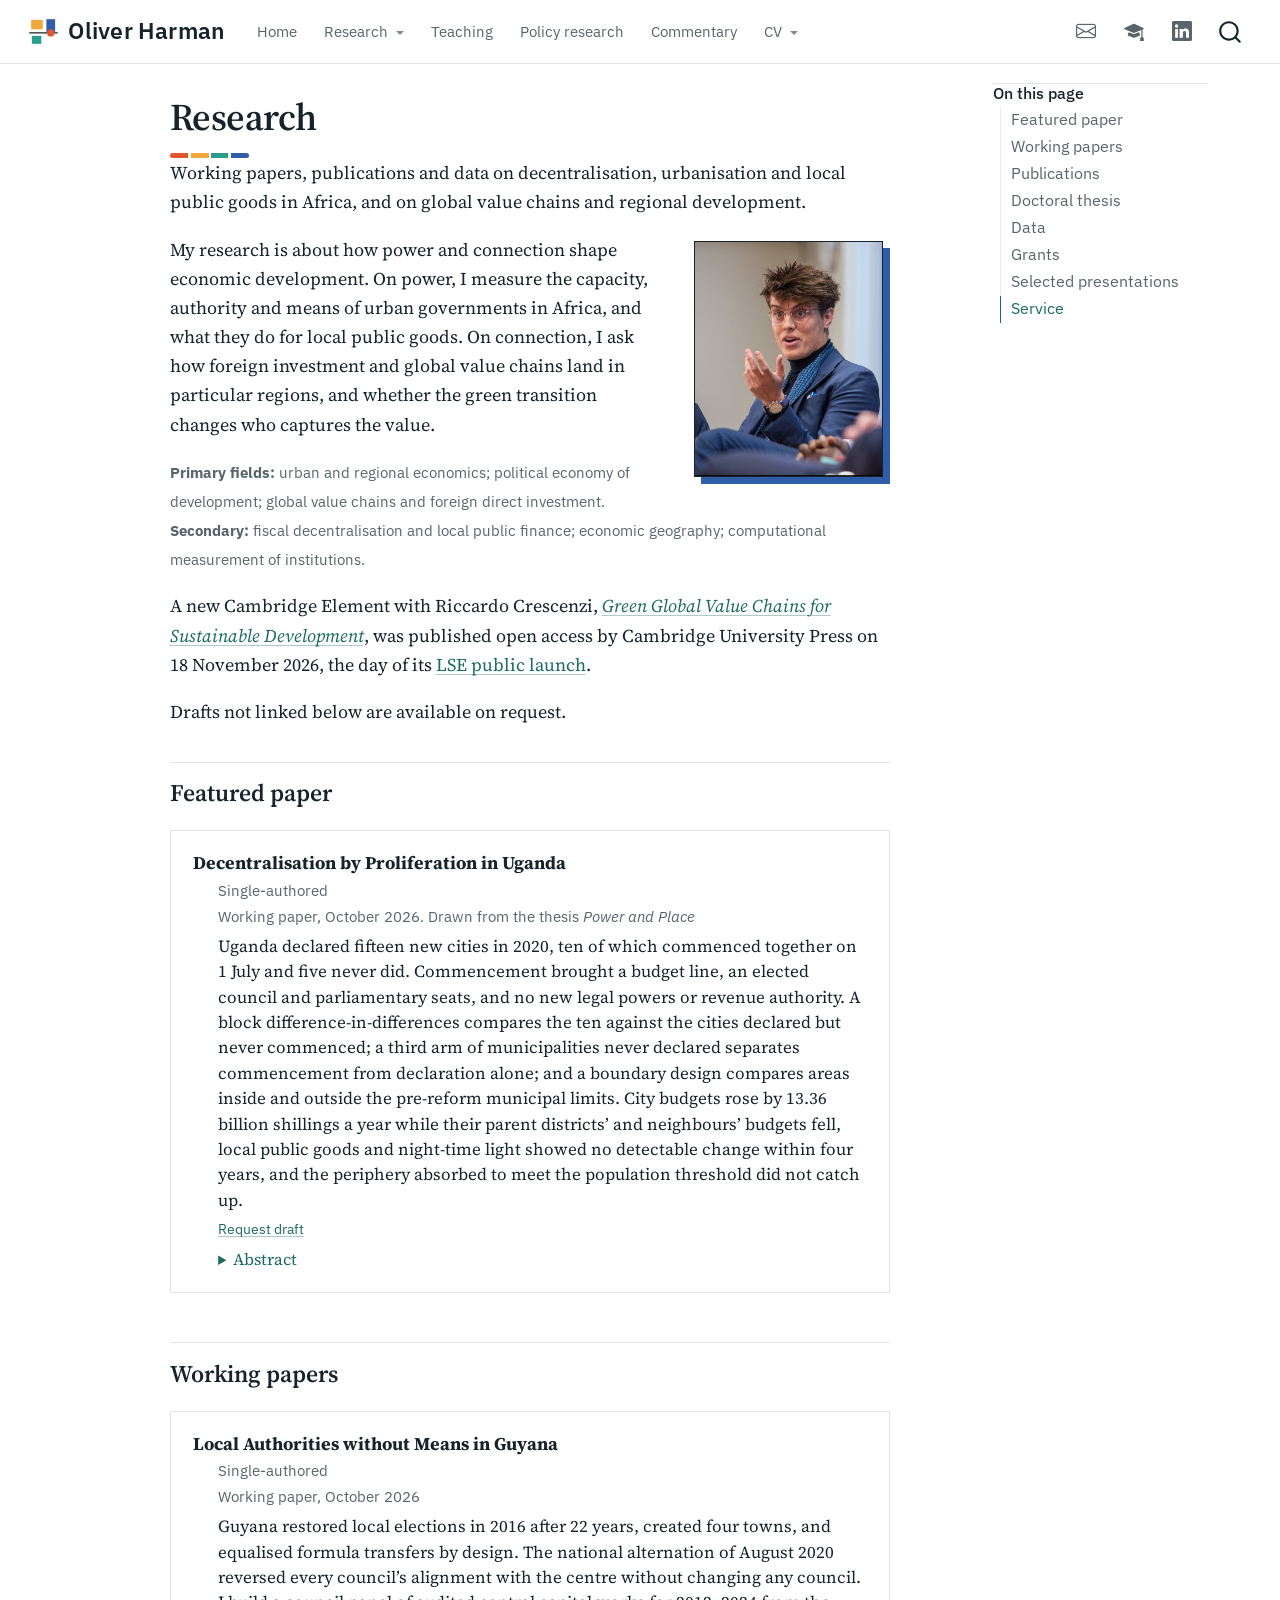
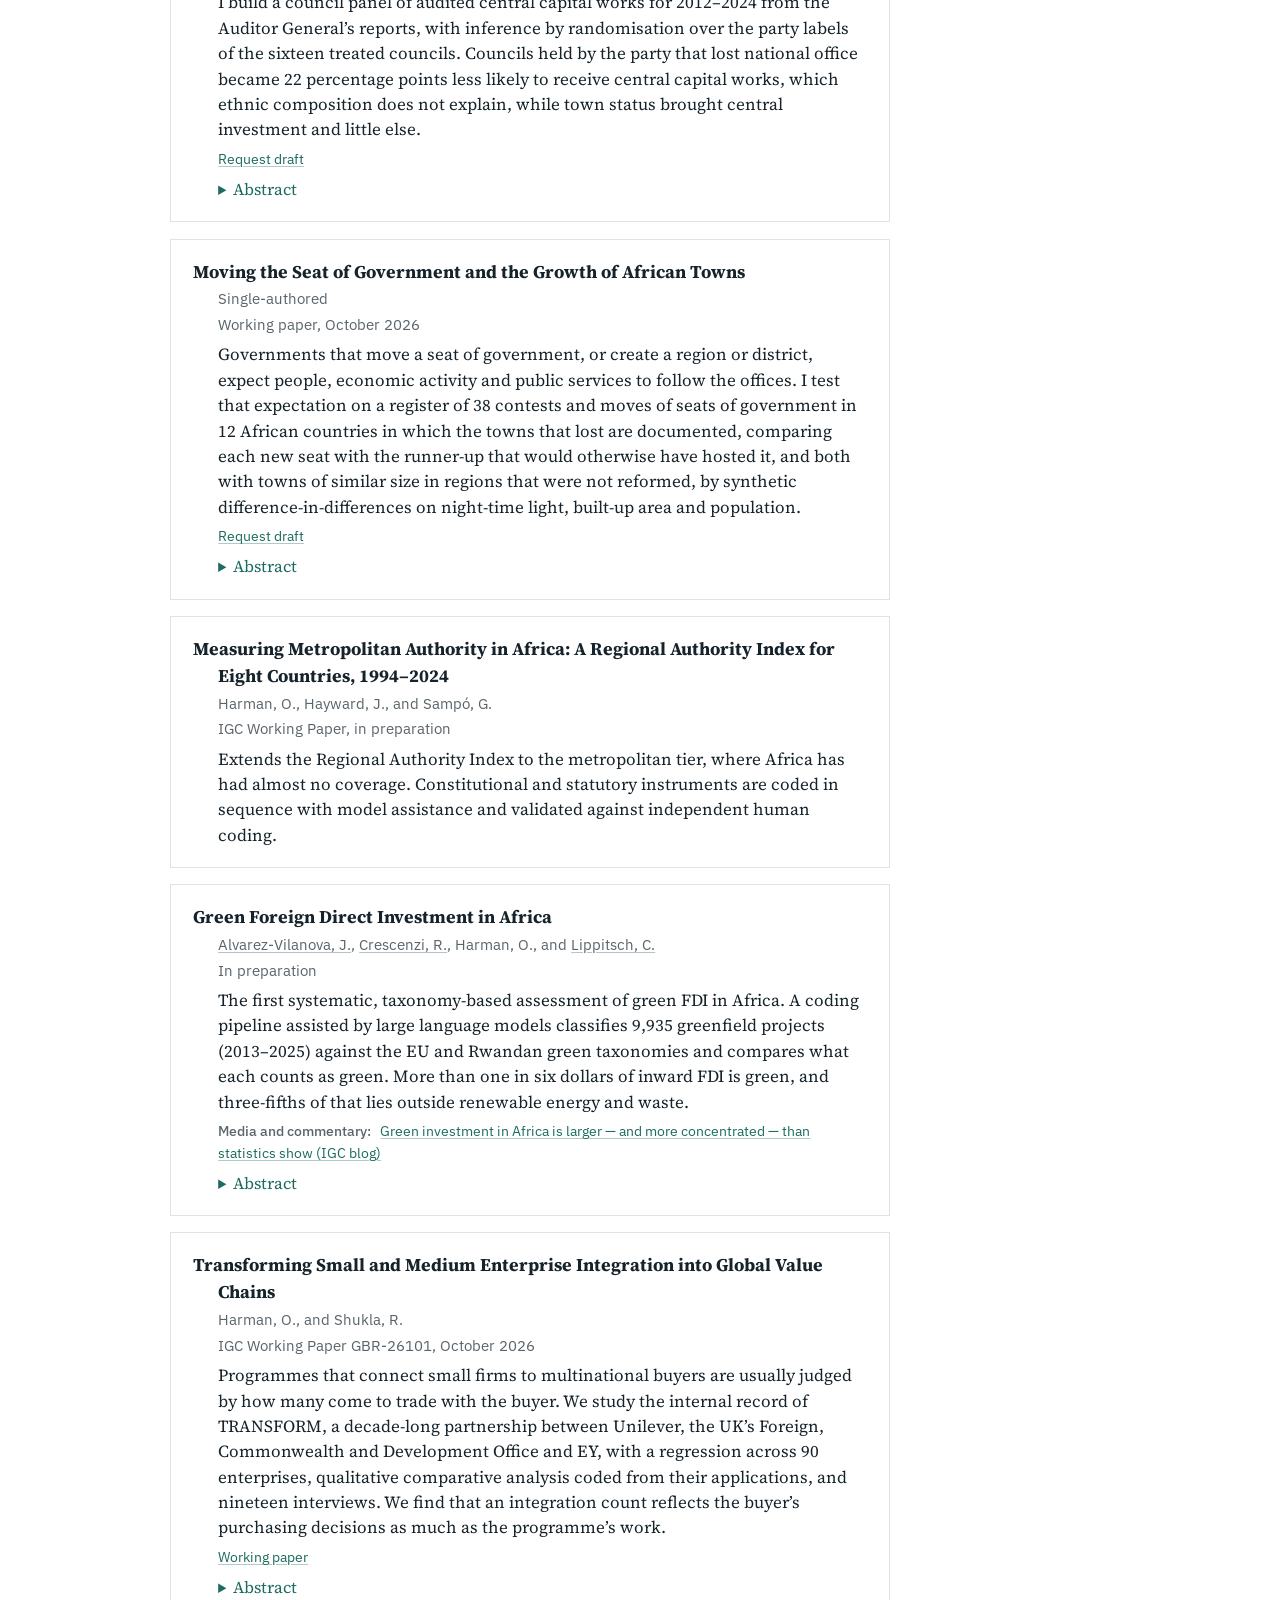
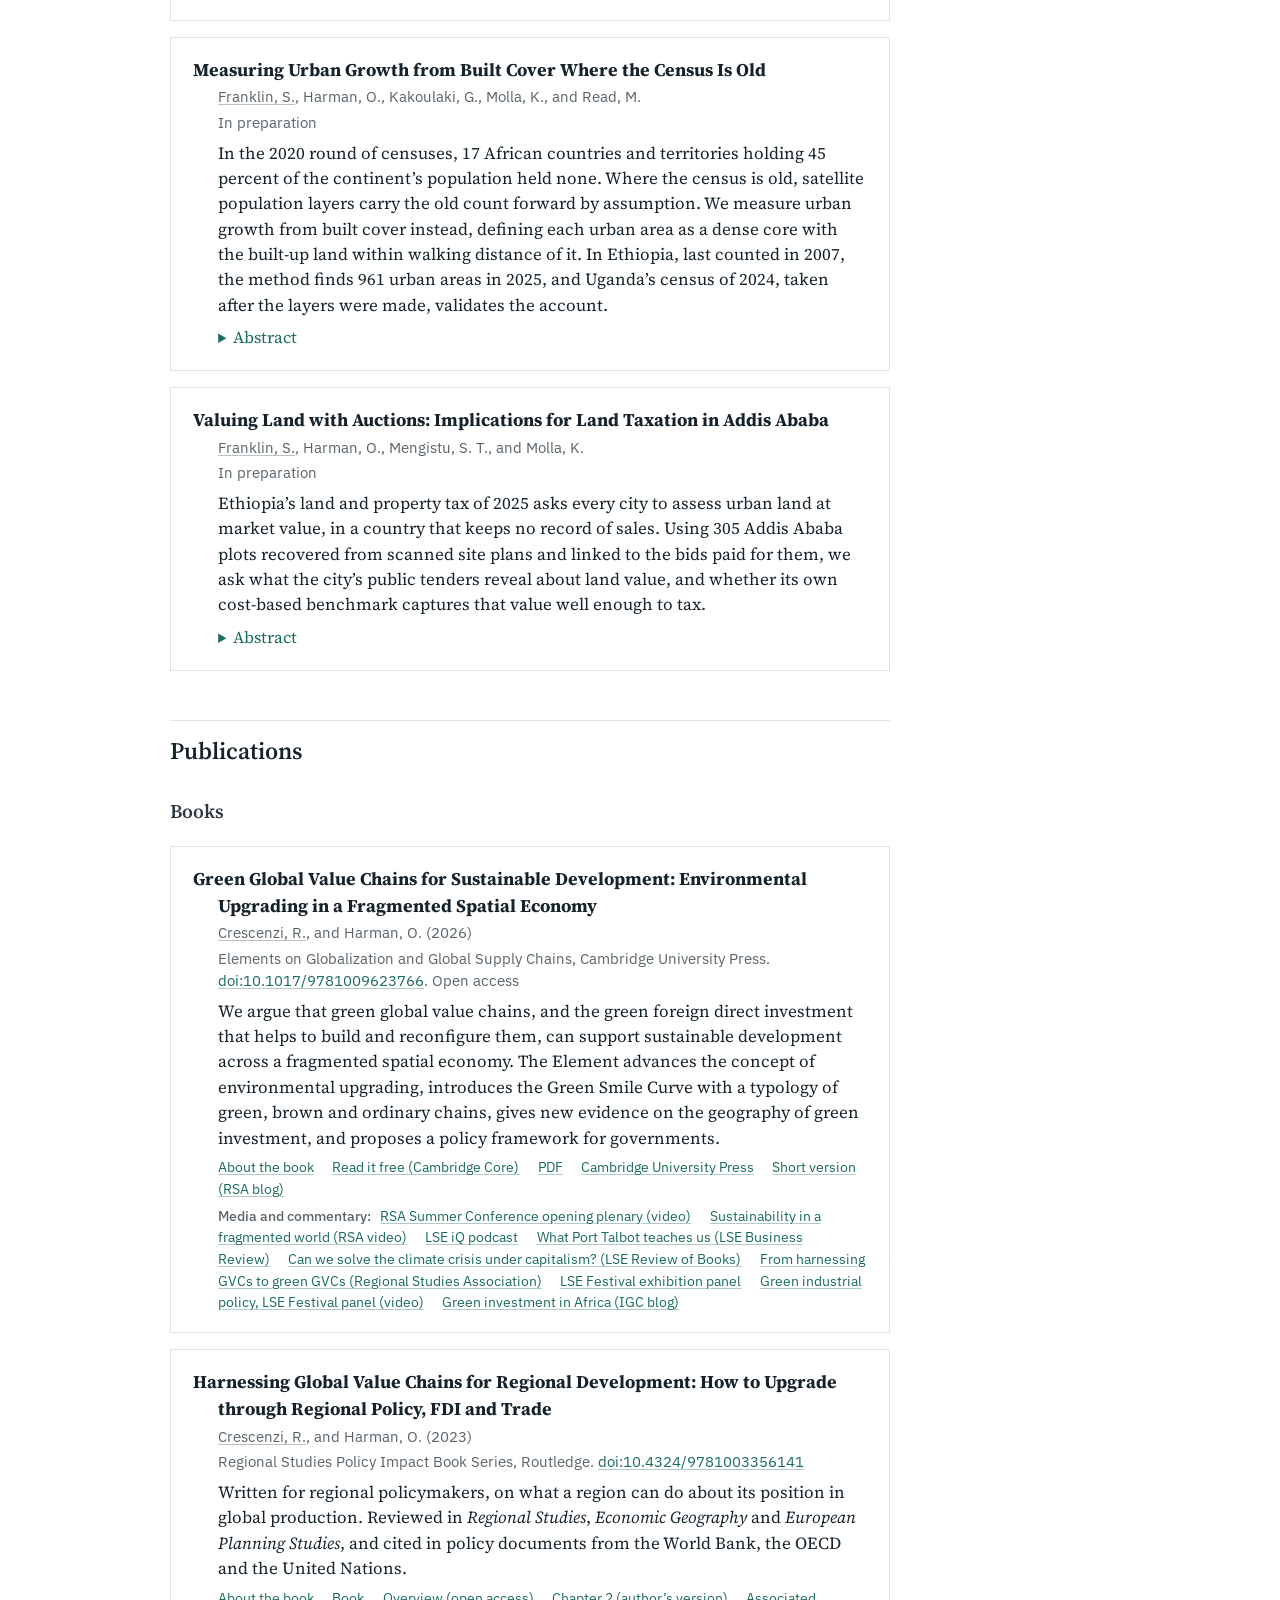
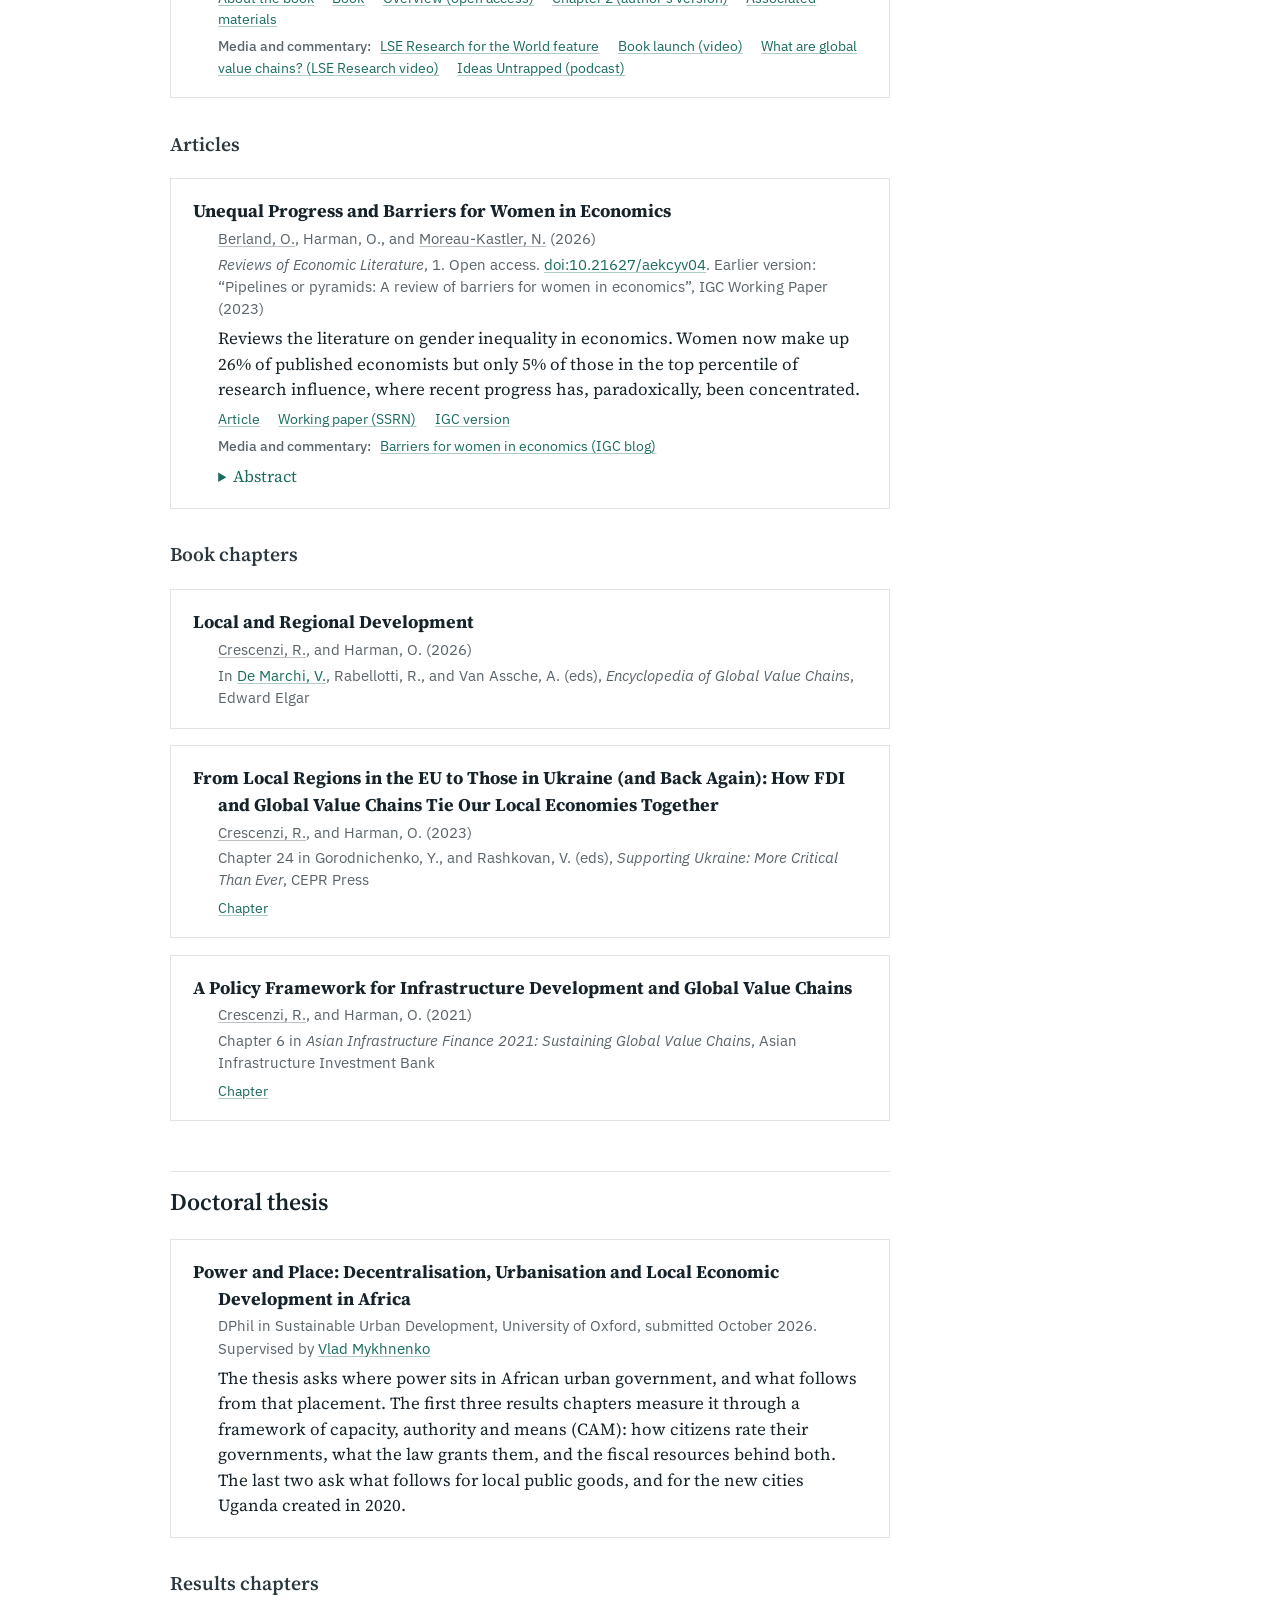
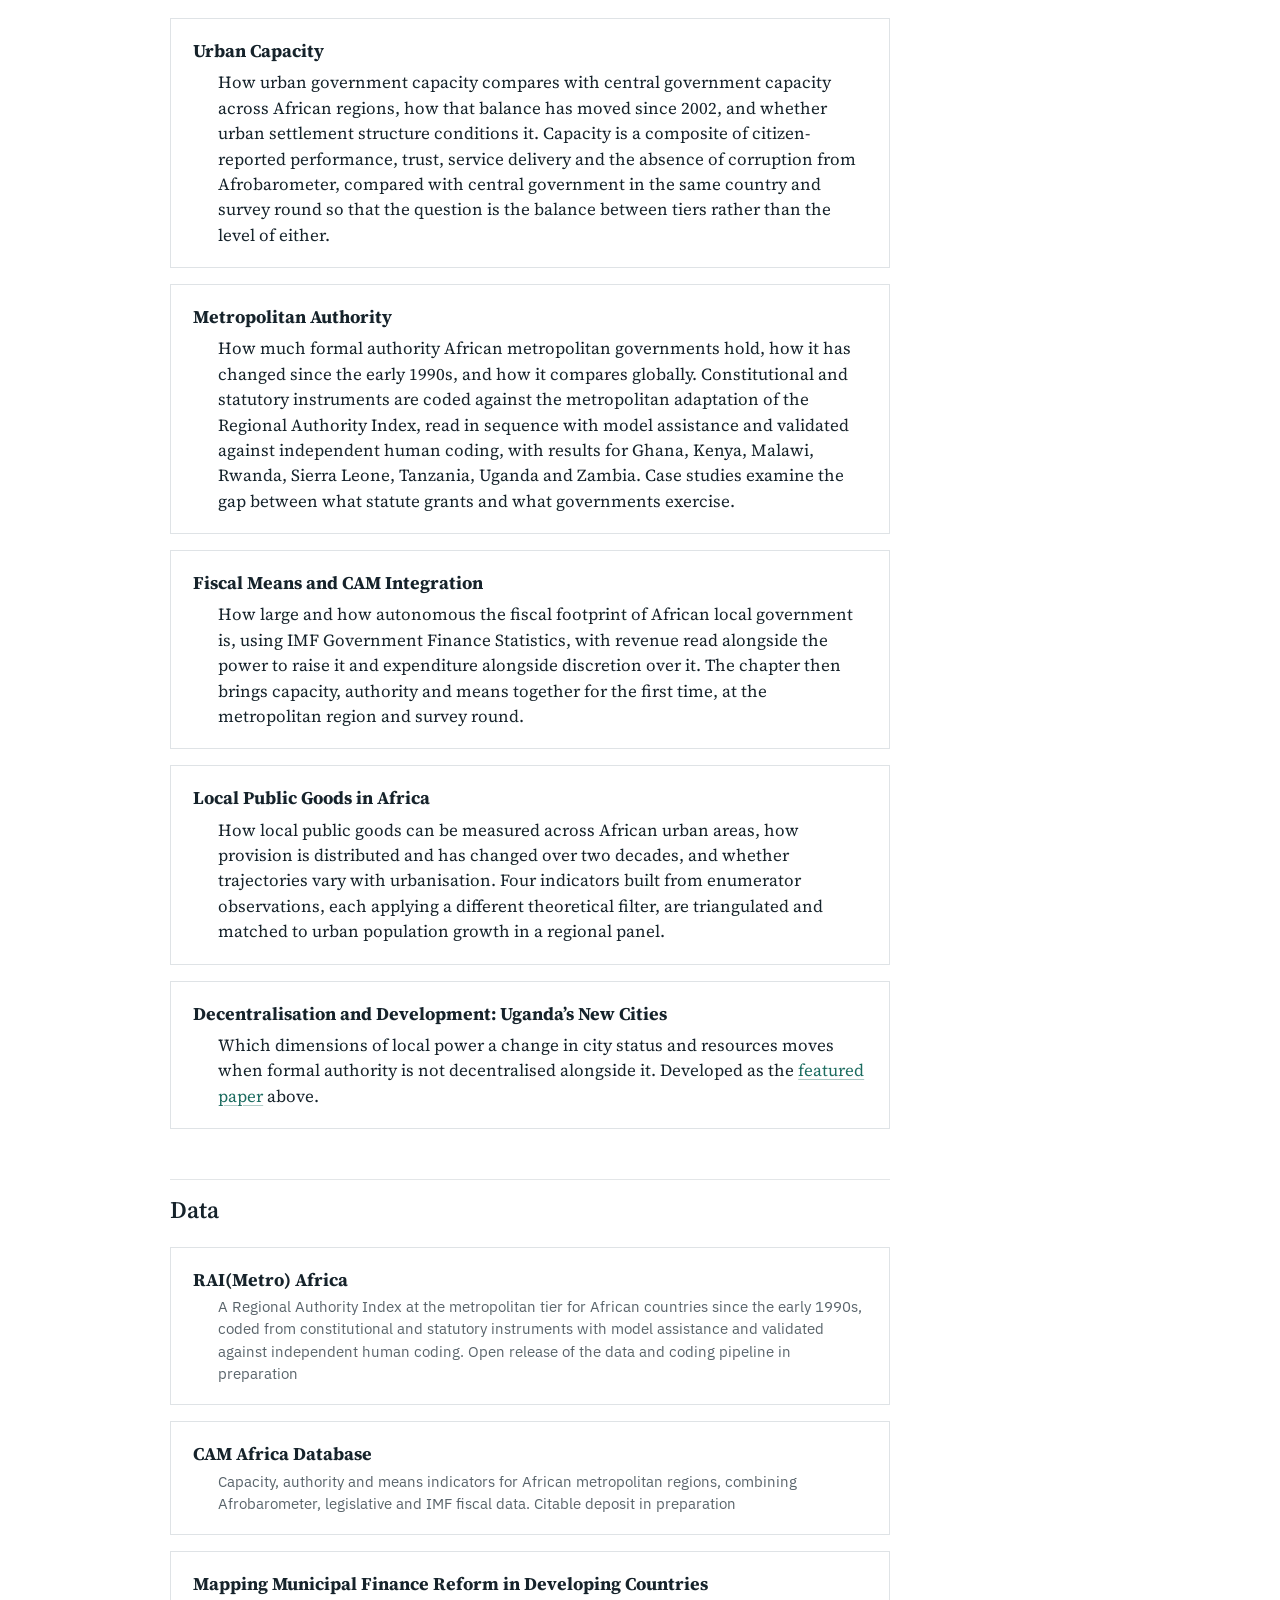
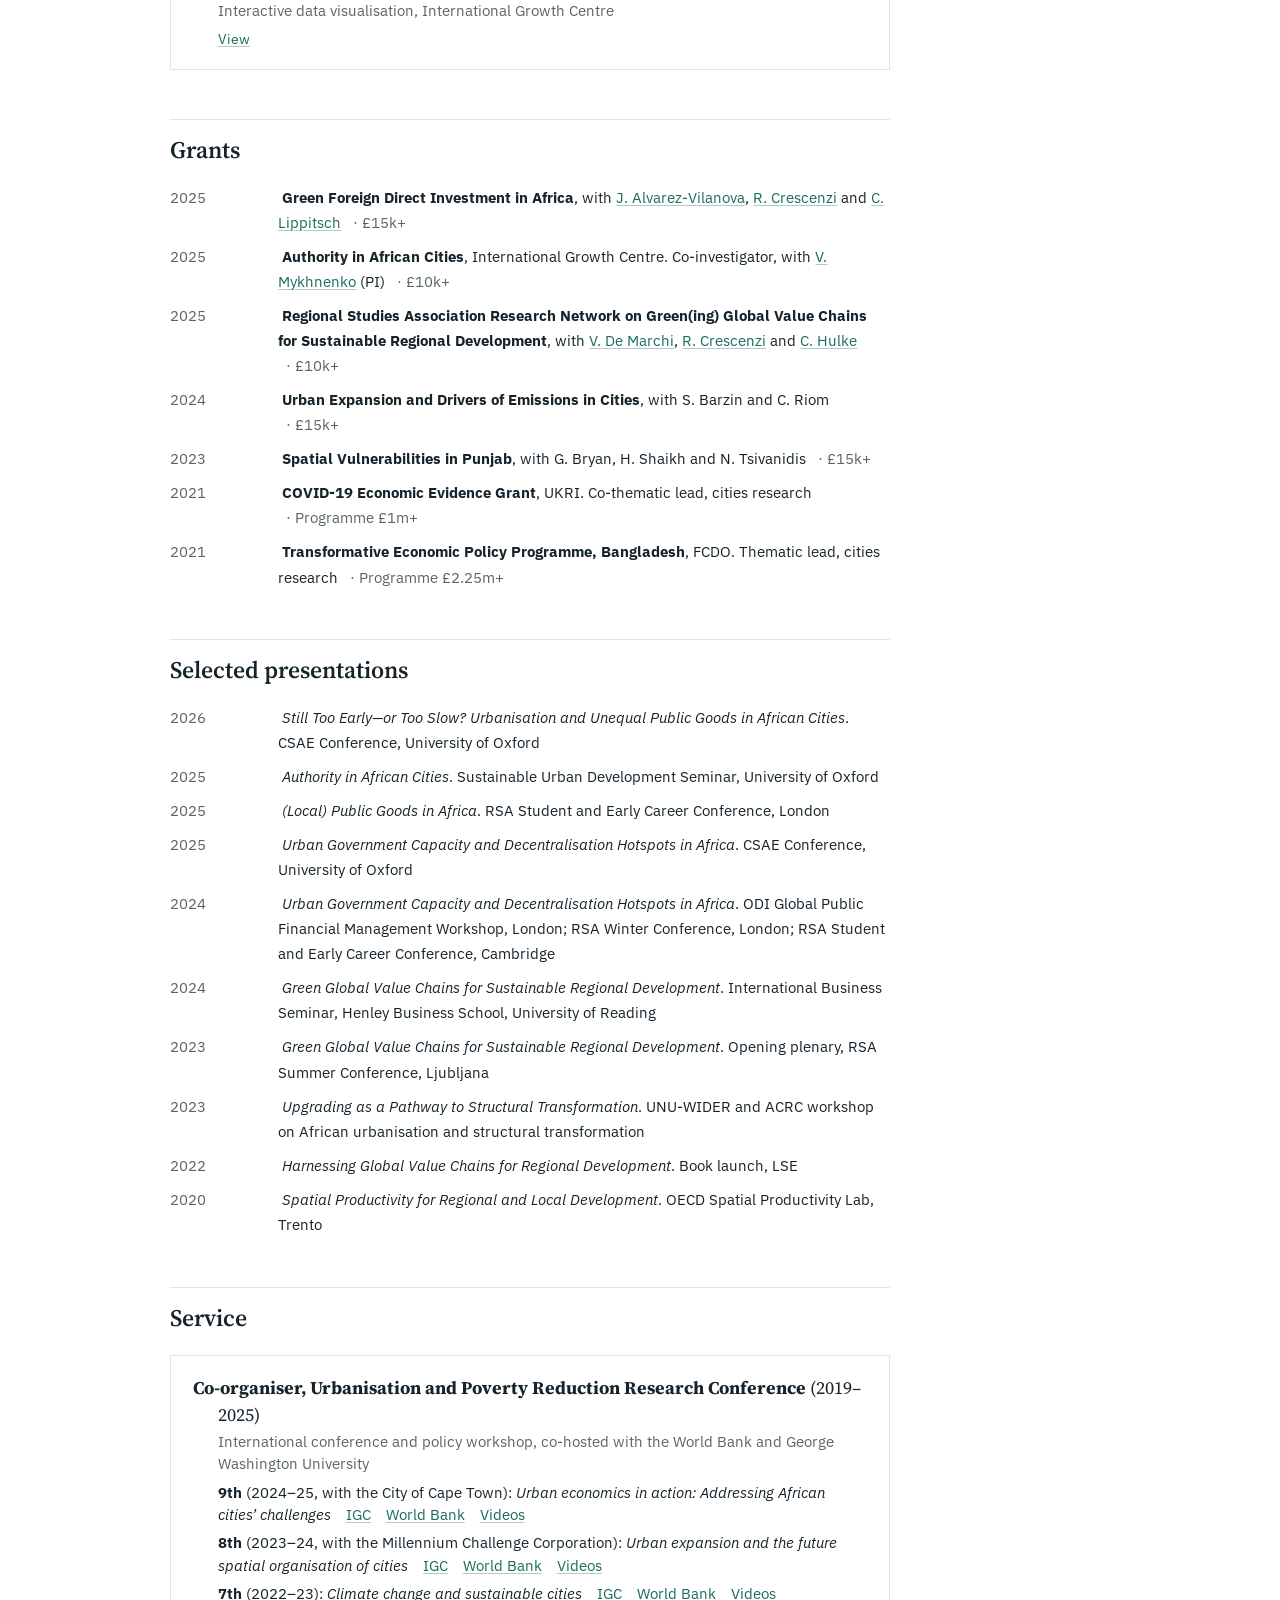
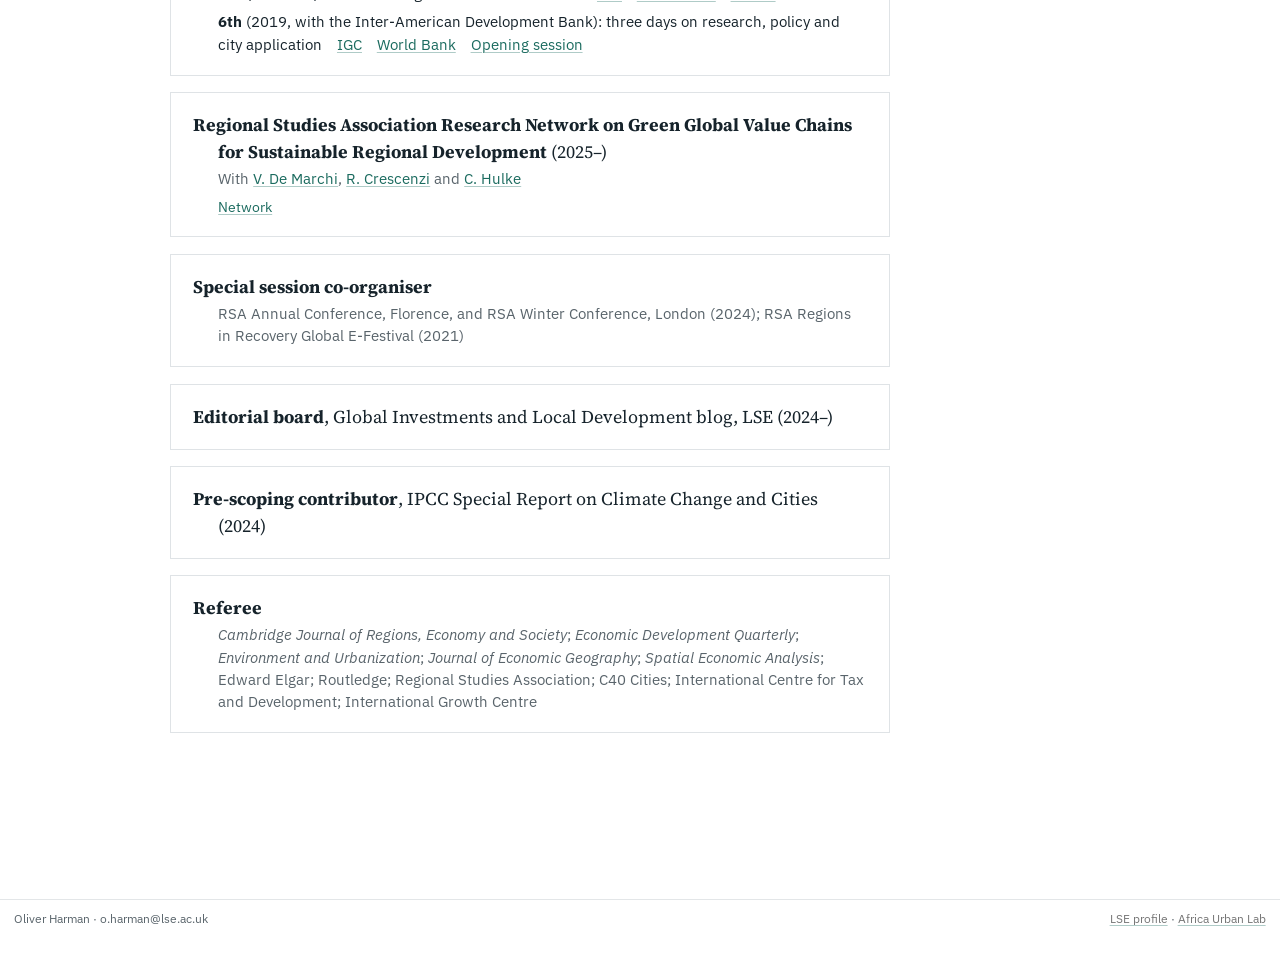
<file: research.html>
<!DOCTYPE html>
<html xmlns="http://www.w3.org/1999/xhtml" lang="en" xml:lang="en"><head>

<meta charset="utf-8">
<meta name="generator" content="quarto-1.10.18">

<meta name="viewport" content="width=device-width, initial-scale=1.0, user-scalable=yes">

<meta name="description" content="Working papers, publications and data on decentralisation, urbanisation and local public goods in Africa, and on global value chains and regional development.">

<title>Research – Oliver Harman</title>
<style>
/* Default styles provided by pandoc.
** See https://pandoc.org/MANUAL.html#variables-for-html for config info.
*/
span.smallcaps{font-variant: small-caps;}
div.columns{display: flex; gap: 1.5em;}
div.column{flex: auto;}
@media screen {
div.columns{gap: min(4vw, 1.5em);}
div.column{overflow-x: auto;}
}
div.hanging-indent{margin-left: 1.5em; text-indent: -1.5em;}
ul.task-list{list-style: none;}
ul.task-list li input[type="checkbox"] {
  width: 0.8em;
  margin: 0 0.8em 0.2em -1em; /* quarto-specific, see https://github.com/quarto-dev/quarto-cli/issues/4556 */ 
  vertical-align: middle;
}
</style>


<script src="site_libs/quarto-nav/quarto-nav.js"></script>
<script src="site_libs/quarto-nav/headroom.min.js"></script>
<script src="site_libs/clipboard/clipboard.min.js"></script>
<script src="site_libs/quarto-search/autocomplete.umd.js"></script>
<script src="site_libs/quarto-search/fuse.min.js"></script>
<script src="site_libs/quarto-search/quarto-search.js"></script>
<meta name="quarto:offset" content="./">
<link href="./assets/favicon.png" rel="icon" type="image/png">
<script src="site_libs/quarto-html/quarto.js" type="module"></script>
<script src="site_libs/quarto-html/tabsets/tabsets.js" type="module"></script>
<script src="site_libs/quarto-html/popper.min.js"></script>
<script src="site_libs/quarto-html/tippy.umd.min.js"></script>
<link href="site_libs/quarto-html/tippy.css" rel="stylesheet">
<link href="site_libs/quarto-html/quarto-syntax-highlighting-64a204ab8560d761af7679ceaba22944.css" rel="stylesheet" id="quarto-text-highlighting-styles">
<script src="site_libs/bootstrap/bootstrap.min.js"></script>
<link href="site_libs/bootstrap/bootstrap-icons.css" rel="stylesheet">
<link href="site_libs/bootstrap/bootstrap-cc58427bfe1f40533ad31785c9c80ab6.min.css" rel="stylesheet" append-hash="true" id="quarto-bootstrap" data-mode="light">
<script id="quarto-search-options" type="application/json">{
  "location": "navbar",
  "copy-button": false,
  "collapse-after": 3,
  "panel-placement": "end",
  "type": "overlay",
  "limit": 50,
  "keyboard-shortcut": [
    "f",
    "/",
    "s"
  ],
  "show-item-context": false,
  "language": {
    "search-no-results-text": "No results",
    "search-matching-documents-text": "matching documents",
    "search-copy-link-title": "Copy link to search",
    "search-hide-matches-text": "Hide additional matches",
    "search-more-match-text": "more match in this document",
    "search-more-matches-text": "more matches in this document",
    "search-clear-button-title": "Clear",
    "search-text-placeholder": "",
    "search-detached-cancel-button-title": "Cancel",
    "search-submit-button-title": "Submit",
    "search-label": "Search"
  }
}</script>


<meta property="og:title" content="Research – Oliver Harman">
<meta property="og:description" content="Working papers, publications and data on decentralisation, urbanisation and local public goods in Africa, and on global value chains and regional development.">
<meta property="og:image" content="https://www.oliverharman.me/assets/photos/research-portrait.jpg">
<meta property="og:site_name" content="Oliver Harman">
<meta property="og:image:alt" content="Oliver Harman speaking on a panel">
<meta name="twitter:title" content="Research – Oliver Harman">
<meta name="twitter:description" content="Working papers, publications and data on decentralisation, urbanisation and local public goods in Africa, and on global value chains and regional development.">
<meta name="twitter:image" content="https://www.oliverharman.me/assets/photos/research-portrait.jpg">
<meta name="twitter:card" content="summary_large_image">
<meta name="twitter:image:alt" content="Oliver Harman speaking on a panel">
</head>

<body class="nav-fixed quarto-light">

<div id="quarto-search-results"></div>
  <header id="quarto-header" class="headroom fixed-top">
    <nav class="navbar navbar-expand-lg " data-bs-theme="dark">
      <div class="navbar-container container-fluid">
      <div class="navbar-brand-container mx-auto">
    <a href="./index.html" class="navbar-brand navbar-brand-logo">
    <img src="./assets/mark.svg" alt="" class="navbar-logo light-content">
    <img src="./assets/mark.svg" alt="" class="navbar-logo dark-content">
    </a>
    <a class="navbar-brand" href="./index.html">
    <span class="navbar-title">Oliver Harman</span>
    </a>
  </div>
            <div id="quarto-search" class="" title="Search"></div>
          <button class="navbar-toggler" type="button" data-bs-toggle="collapse" data-bs-target="#navbarCollapse" aria-controls="navbarCollapse" role="menu" aria-expanded="false" aria-label="Toggle navigation" onclick="if (window.quartoToggleHeadroom) { window.quartoToggleHeadroom(); }">
  <span class="navbar-toggler-icon"></span>
</button>
          <div class="collapse navbar-collapse" id="navbarCollapse">
            <ul class="navbar-nav navbar-nav-scroll me-auto">
  <li class="nav-item">
    <a class="nav-link" href="./index.html"> 
<span class="menu-text">Home</span></a>
  </li>  
  <li class="nav-item dropdown ">
    <a class="nav-link dropdown-toggle" href="#" id="nav-menu-research" role="link" data-bs-toggle="dropdown" aria-expanded="false">
 <span class="menu-text">Research</span>
    </a>
    <ul class="dropdown-menu" aria-labelledby="nav-menu-research">    
        <li>
    <a class="dropdown-item" href="./research.html">
 <span class="dropdown-text">Research overview</span></a>
  </li>  
        <li>
    <a class="dropdown-item" href="./green-global-value-chains.html">
 <span class="dropdown-text">Book: Green Global Value Chains</span></a>
  </li>  
        <li>
    <a class="dropdown-item" href="./harnessing-global-value-chains.html">
 <span class="dropdown-text">Book: Harnessing Global Value Chains</span></a>
  </li>  
    </ul>
  </li>
  <li class="nav-item">
    <a class="nav-link" href="./teaching.html"> 
<span class="menu-text">Teaching</span></a>
  </li>  
  <li class="nav-item">
    <a class="nav-link" href="./policy.html"> 
<span class="menu-text">Policy research</span></a>
  </li>  
  <li class="nav-item">
    <a class="nav-link" href="./commentary.html"> 
<span class="menu-text">Commentary</span></a>
  </li>  
  <li class="nav-item dropdown ">
    <a class="nav-link dropdown-toggle" href="#" id="nav-menu-cv" role="link" data-bs-toggle="dropdown" aria-expanded="false">
 <span class="menu-text">CV</span>
    </a>
    <ul class="dropdown-menu" aria-labelledby="nav-menu-cv">    
        <li>
    <a class="dropdown-item" href="./cv/harman-cv-abridged.pdf">
 <span class="dropdown-text">Abridged CV (PDF)</span></a>
  </li>  
        <li>
    <a class="dropdown-item" href="./cv/harman-cv-full.pdf">
 <span class="dropdown-text">Full CV (PDF)</span></a>
  </li>  
    </ul>
  </li>
</ul>
            <ul class="navbar-nav navbar-nav-scroll ms-auto">
  <li class="nav-item compact">
    <a class="nav-link" href="mailto:o.harman@lse.ac.uk"> <i class="bi bi-envelope" role="img" aria-label="Email">
</i> 
<span class="menu-text"></span></a>
  </li>  
  <li class="nav-item compact">
    <a class="nav-link" href="https://scholar.google.com/citations?user=SLb3QHIAAAAJ"> <i class="bi bi-mortarboard-fill" role="img" aria-label="Google Scholar">
</i> 
<span class="menu-text"></span></a>
  </li>  
  <li class="nav-item compact">
    <a class="nav-link" href="https://www.linkedin.com/in/oharman/"> <i class="bi bi-linkedin" role="img" aria-label="LinkedIn">
</i> 
<span class="menu-text"></span></a>
  </li>  
</ul>
          </div> <!-- /navcollapse -->
            <div class="quarto-navbar-tools">
</div>
      </div> <!-- /container-fluid -->
    </nav>
</header>
<!-- content -->
<div id="quarto-content" class="quarto-container page-columns page-rows-contents page-layout-article page-navbar">
<!-- sidebar -->
<!-- margin-sidebar -->
    <div id="quarto-margin-sidebar" class="sidebar margin-sidebar">
        <nav id="TOC" role="doc-toc" class="toc-active">
    <h2 id="toc-title">On this page</h2>
   
  <ul class="collapse">
  <li><a href="#featured-paper" id="toc-featured-paper" class="nav-link active" data-scroll-target="#featured-paper">Featured paper</a></li>
  <li><a href="#working-papers" id="toc-working-papers" class="nav-link" data-scroll-target="#working-papers">Working papers</a></li>
  <li><a href="#publications" id="toc-publications" class="nav-link" data-scroll-target="#publications">Publications</a></li>
  <li><a href="#doctoral-thesis" id="toc-doctoral-thesis" class="nav-link" data-scroll-target="#doctoral-thesis">Doctoral thesis</a></li>
  <li><a href="#data" id="toc-data" class="nav-link" data-scroll-target="#data">Data</a></li>
  <li><a href="#grants" id="toc-grants" class="nav-link" data-scroll-target="#grants">Grants</a></li>
  <li><a href="#selected-presentations" id="toc-selected-presentations" class="nav-link" data-scroll-target="#selected-presentations">Selected presentations</a></li>
  <li><a href="#service" id="toc-service" class="nav-link" data-scroll-target="#service">Service</a></li>
  </ul>
</nav>
    </div>
<!-- main -->
<main class="content" id="quarto-document-content">

<header id="title-block-header" class="quarto-title-block default">
<div class="quarto-title">
<h1 class="title">Research</h1>
</div>

<div>
  <div class="description">
    Working papers, publications and data on decentralisation, urbanisation and local public goods in Africa, and on global value chains and regional development.
  </div>
</div>


<div class="quarto-title-meta">

    
  
    
  </div>
  


</header>


<figure class="page-photo side cobalt figure">
  <img src="assets/photos/research-portrait.jpg" alt="Oliver Harman speaking on a panel" class="figure-img">
</figure>
<p>My research is about how power and connection shape economic development. On power, I measure the capacity, authority and means of urban governments in Africa, and what they do for local public goods. On connection, I ask how foreign investment and global value chains land in particular regions, and whether the green transition changes who captures the value.</p>
<p><span class="fields"><strong>Primary fields:</strong> urban and regional economics; political economy of development; global value chains and foreign direct investment. <strong>Secondary:</strong> fiscal decentralisation and local public finance; economic geography; computational measurement of institutions.</span></p>
<p>A new Cambridge Element with Riccardo Crescenzi, <em><a href="./green-global-value-chains.html">Green Global Value Chains for Sustainable Development</a></em>, was published open access by Cambridge University Press on 18 November 2026, the day of its <a href="https://www.lse.ac.uk/events/global-value-chains">LSE public launch</a>.</p>
<p>Drafts not linked below are available on request.</p>
<section id="featured-paper" class="level2">
<h2 data-anchor-id="featured-paper">Featured paper</h2>
<div class="pubs">
<ul>
<li><p><strong>Decentralisation by Proliferation in Uganda</strong> <span class="authors">Single-authored</span> <span class="venue">Working paper, October 2026. Drawn from the thesis <em>Power and Place</em></span> <span class="desc">Uganda declared fifteen new cities in 2020, ten of which commenced together on 1 July and five never did. Commencement brought a budget line, an elected council and parliamentary seats, and no new legal powers or revenue authority. A block difference-in-differences compares the ten against the cities declared but never commenced; a third arm of municipalities never declared separates commencement from declaration alone; and a boundary design compares areas inside and outside the pre-reform municipal limits. City budgets rose by 13.36 billion shillings a year while their parent districts’ and neighbours’ budgets fell, local public goods and night-time light showed no detectable change within four years, and the periphery absorbed to meet the population threshold did not catch up.</span> <span class="links"><a href="mailto:o.harman@lse.ac.uk?subject=Decentralisation%20by%20Proliferation" class="email">Request draft</a></span></p>
<details class="abstract">
<summary>
<p>Abstract</p>
</summary>
<p>Much of Africa’s urban growth is happening in secondary cities, and governments create them by decree. Economics has studied one way of doing so, splitting existing units. I study a second, upgrading, using Uganda’s declaration of fifteen new cities in 2020 — regional growth centres under its National Urban Policy, meant to anchor regional economies and draw growth away from the capital — ten of which commenced and five never did. Commencement brought a budget line, an elected council and parliamentary seats, and no new legal powers or revenue authority. Comparing commenced with never-commenced cities, old municipal cores with territory absorbed to meet a population threshold, and neighbouring councils by road distance, I find that city budgets rose by 13.36 billion shillings a year while their parent districts’ and neighbours’ budgets fell, so that little new money reached the territory and the development grant did not rise; that local public goods and night-time light showed no detectable change within four years; and that the absorbed periphery, already behind the land left outside the city, did not catch up. Status and earmarked transfers arrived without devolved power, and services had not followed by the end of the window, a pattern that fits money without power, though a horizon this short cannot rule out a response that is merely slow.</p>
</details></li>
</ul>
</div>
</section>
<section id="working-papers" class="level2">
<h2 data-anchor-id="working-papers">Working papers</h2>
<div class="pubs">
<ul>
<li><p><strong>Local Authorities without Means in Guyana</strong> <span class="authors">Single-authored</span> <span class="venue">Working paper, October 2026</span> <span class="desc">Guyana restored local elections in 2016 after 22 years, created four towns, and equalised formula transfers by design. The national alternation of August 2020 reversed every council’s alignment with the centre without changing any council. I build a council panel of audited central capital works for 2012–2024 from the Auditor General’s reports, with inference by randomisation over the party labels of the sixteen treated councils. Councils held by the party that lost national office became 22 percentage points less likely to receive central capital works, which ethnic composition does not explain, while town status brought central investment and little else.</span> <span class="links"><a href="mailto:o.harman@lse.ac.uk?subject=Local%20Authorities%20without%20Means" class="email">Request draft</a></span></p>
<details class="abstract">
<summary>
<p>Abstract</p>
</summary>
<p>Decentralisation reforms often give councils elections and legal status while the centre keeps the money. Guyana restored local elections in 2016 after 22 years, created four towns, and equalised formula transfers by design. The national alternation of August 2020 reversed every council’s alignment with the centre without changing any council. Councils held by the party that lost national office became 22 percentage points less likely to receive audited central capital works, which ethnic composition does not explain. Town status brought central investment and little else. Authority without means left councils dependent on central discretion, which followed party.</p>
</details></li>
<li><p><strong>Moving the Seat of Government and the Growth of African Towns</strong> <span class="authors">Single-authored</span> <span class="venue">Working paper, October 2026</span> <span class="desc">Governments that move a seat of government, or create a region or district, expect people, economic activity and public services to follow the offices. I test that expectation on a register of 38 contests and moves of seats of government in 12 African countries in which the towns that lost are documented, comparing each new seat with the runner-up that would otherwise have hosted it, and both with towns of similar size in regions that were not reformed, by synthetic difference-in-differences on night-time light, built-up area and population.</span> <span class="links"><a href="mailto:o.harman@lse.ac.uk?subject=Moving%20the%20Seat%20of%20Government" class="email">Request draft</a></span></p>
<details class="abstract">
<summary>
<p>Abstract</p>
</summary>
<p>Governments that move a seat of government out of a crowded city, or create a region or district, expect people, economic activity and public services to follow the offices, and the city left behind to decongest. Behind the expectation is a claim that the offices, contracts, services and status a seat brings can redirect urban growth. I test it with a register of 38 contests and moves of seats of government in 12 African countries in which the towns that lost are documented. I compare each new seat with the runner-up that would otherwise have hosted it, and compare both with towns of similar size in regions that were not reformed, using night-time light, built-up area and three measures of population. Reforms went to regions that were already growing faster than the rest of their country, and within those regions the towns chosen as seats grew no faster than the others, so a comparison with towns elsewhere credits the seat with most of its region’s growth. Within a decade, built-up surface around the new seats rose faster than around towns elsewhere, much as it did across their region, and their population did not grow. Light rose by an imprecise amount that one event carries, and the rise is clear only around the seats of Kenya’s counties, which received an elected government and a budget of their own, and even there people did not follow. The runners-up lost nothing and kept growing faster in the censuses, and the few towns that lost an existing seat give mixed evidence. In Uganda, 80 new districts did not raise the presence of local public goods. Over decades, new national capitals outgrew other large towns only where the executive and its ministries moved.</p>
</details></li>
<li><p><strong>Measuring Metropolitan Authority in Africa: A Regional Authority Index for Eight Countries, 1994–2024</strong> <span class="authors">Harman, O., Hayward, J., and Sampó, G.</span> <span class="venue">IGC Working Paper, in preparation</span> <span class="desc">Extends the Regional Authority Index to the metropolitan tier, where Africa has had almost no coverage. Constitutional and statutory instruments are coded in sequence with model assistance and validated against independent human coding.</span></p></li>
<li><p><strong>Green Foreign Direct Investment in Africa</strong> <span class="authors"><a href="https://www.lse.ac.uk/geography-and-environment/people/phd-students/juan-alvarez-vilanova">Alvarez-Vilanova, J.</a>, <a href="https://www.lse.ac.uk/geography-and-environment/people/academic-staff/riccardo-crescenzi">Crescenzi, R.</a>, Harman, O., and <a href="https://sites.google.com/view/christianlippitsch">Lippitsch, C.</a></span> <span class="venue">In preparation</span> <span class="desc">The first systematic, taxonomy-based assessment of green FDI in Africa. A coding pipeline assisted by large language models classifies 9,935 greenfield projects (2013–2025) against the EU and Rwandan green taxonomies and compares what each counts as green. More than one in six dollars of inward FDI is green, and three-fifths of that lies outside renewable energy and waste.</span> <span class="media"><strong>Media and commentary:</strong> <a href="https://www.theigc.org/blogs/green-foreign-direct-investment-africa">Green investment in Africa is larger — and more concentrated — than statistics show (IGC blog)</a></span></p>
<details class="abstract">
<summary>
<p>Abstract</p>
</summary>
<p>Green foreign direct investment (GFDI) is increasingly recognised as a lever for sustainable development, yet its scale and scope across African economies remain poorly understood. Existing statistics rely on broad sectoral classifications that label renewable energy and waste as ‘green’ while overlooking greening dynamics across all other sectors. We address this gap by providing the first systematic, taxonomy-based assessment of GFDI in Africa. Combining project-level data on 9,935 greenfield investments (2013–2025) with the green taxonomies of the EU and Rwanda, and leveraging Large Language Models for activity-level classification, we distinguish between green FDI in renewable energy and waste, green FDI beyond energy, and non-green FDI. We embed these flows within a green global value chain framework that positions GFDI as a channel for upgrading. Three findings emerge. First, more than one in six dollars of inward FDI into Africa is classifiable as green, with three-fifths occurring outside renewable energy and waste. Second, beyond-energy GFDI concentrates in knowledge-intensive manufacturing, suggesting that upgrading beyond the energy sector is linked to industrial capability. Third, renewable energy and beyond-energy GFDI follow distinct spatial footprints with different policy implications. A comparative analysis of EU, Rwandan, and South African taxonomies reveals that taxonomy design directly shapes which investments governance systems can see, incentivise, and track.</p>
</details></li>
<li><p><strong>Transforming Small and Medium Enterprise Integration into Global Value Chains</strong> <span class="authors">Harman, O., and Shukla, R.</span> <span class="venue">IGC Working Paper GBR-26101, October 2026</span> <span class="desc">Programmes that connect small firms to multinational buyers are usually judged by how many come to trade with the buyer. We study the internal record of TRANSFORM, a decade-long partnership between Unilever, the UK’s Foreign, Commonwealth and Development Office and EY, with a regression across 90 enterprises, qualitative comparative analysis coded from their applications, and nineteen interviews. We find that an integration count reflects the buyer’s purchasing decisions as much as the programme’s work.</span> <span class="links"><a href="https://www.theigc.org/sites/default/files/2026-10/Harman%20and%20Shukla%20Working%20Paper%20September%202026.pdf">Working paper</a></span></p>
<details class="abstract">
<summary>
<p>Abstract</p>
</summary>
<p>Programmes that connect small firms to multinational buyers are expected to produce a link to the buyer, and the usual measure of whether they did is a count of the firms that came to trade with it. We ask what that count measures, using the internal record of TRANSFORM, a decade-long partnership between Unilever, the UK’s Foreign, Commonwealth and Development Office and EY in the form of an impact accelerator. We use a regression across 90 enterprises, configurational analyses coded from the enterprises’ own applications, and nineteen interviews with founders and with Unilever and programme staff. Sixteen per cent of enterprises ever integrated, and half of those relationships had lapsed by March 2026. Whether the buyer’s side saw a use for the proposed project at entry predicts integration, and ratings of the link during the project add nothing. In the programme team’s record, none of 24 enterprises whose project offered Unilever nothing it could use integrated, against 14 of 66 whose project did. A prior relationship with Unilever raises the rate above that threshold and is not necessary for it. Among enterprises the buyer had matched to a use at entry, no combination of what the enterprise itself brings, as recorded at entry, is sufficient for integration. Enterprises referred by a Unilever local market team, every one of them already known to the business, integrate at four times the rate of any other route. Those funded under the environmental pillars integrate no more often than those under the social ones. Staff interviews place the reason on the buyer’s side of the transaction. A contract needs several Unilever functions with unrelated objectives to agree at once, and an impact credential counts with the teams that fund pilots and carries no weight with those that sign contracts. Enterprises that never integrated report gains in capability and access to other buyers more often than those that did. An integration count therefore reflects the buyer’s purchasing decisions as much as the programme’s work, and such programmes should also be judged on what their participants keep.</p>
</details></li>
<li><p><strong>Measuring Urban Growth from Built Cover Where the Census Is Old</strong> <span class="authors"><a href="https://www.simonfranklin.co/">Franklin, S.</a>, Harman, O., Kakoulaki, G., Molla, K., and Read, M.</span> <span class="venue">In preparation</span> <span class="desc">In the 2020 round of censuses, 17 African countries and territories holding 45 percent of the continent’s population held none. Where the census is old, satellite population layers carry the old count forward by assumption. We measure urban growth from built cover instead, defining each urban area as a dense core with the built-up land within walking distance of it. In Ethiopia, last counted in 2007, the method finds 961 urban areas in 2025, and Uganda’s census of 2024, taken after the layers were made, validates the account.</span></p>
<details class="abstract">
<summary>
<p>Abstract</p>
</summary>
<p>Governments allocate public resources according to where people live, but in the 2020 round of censuses 17 African countries and territories, home to 45 percent of the continent’s population, held none. Where the census is old, urban growth is measured with satellite gridded population layers or official projections, and both carry an old count forward by assumption. We propose a way of measuring urban growth that does not depend on how an old census is divided. Each urban area is a dense core with the built-up land within walking distance of it, and its growth is measured from built cover, which satellites observe. In Ethiopia, last counted in 2007, the method finds 961 urban areas in 2025, and over twenty years most of the growth of built cover in those present since 2005 lay on land they added. Measures that rest on population depend on which layer is used. Two layers built on the same census disagree on how many urban areas exceed 50,000 people and on whether their density rose or fell, because each spreads the census by its own rule and none observes how towns grow. Uganda’s census of 2024, taken after the layers were made, validates this account, since layers built from small census units place urban population close to the count. Against the same count, our delineation is more selective than the dartboard and follows household access to grid electricity more closely.</p>
</details></li>
<li><p><strong>Valuing Land with Auctions: Implications for Land Taxation in Addis Ababa</strong> <span class="authors"><a href="https://www.simonfranklin.co/">Franklin, S.</a>, Harman, O., Mengistu, S. T., and Molla, K.</span> <span class="venue">In preparation</span> <span class="desc">Ethiopia’s land and property tax of 2025 asks every city to assess urban land at market value, in a country that keeps no record of sales. Using 305 Addis Ababa plots recovered from scanned site plans and linked to the bids paid for them, we ask what the city’s public tenders reveal about land value, and whether its own cost-based benchmark captures that value well enough to tax.</span></p>
<details class="abstract">
<summary>
<p>Abstract</p>
</summary>
<p>Urban land is worth what it can reach and what the city may become, and taxing that value favours compact building. Ethiopia’s 2025 land and property tax requires market-value assessment where sales are unrecorded. Using 305 Addis Ababa plots located from site plans, we ask what auction prices reveal about land value and whether the city’s cost-based price captures it. Buyers pay for access to the centre and services, and local growth carries no detectable premium. A distance-and-size model values unseen locations and rounds within assessors’ standards. The benchmark does no better than a flat rate and burdens cheaper land.</p>
</details></li>
</ul>
</div>
</section>
<section id="publications" class="level2">
<h2 data-anchor-id="publications">Publications</h2>
<section id="books" class="level3">
<h3 data-anchor-id="books">Books</h3>
<div class="pubs">
<ul>
<li><p><strong>Green Global Value Chains for Sustainable Development: Environmental Upgrading in a Fragmented Spatial Economy</strong> <span class="authors"><a href="https://www.lse.ac.uk/geography-and-environment/people/academic-staff/riccardo-crescenzi">Crescenzi, R.</a>, and Harman, O. (2026)</span> <span class="venue">Elements on Globalization and Global Supply Chains, Cambridge University Press. <a href="https://doi.org/10.1017/9781009623766">doi:10.1017/9781009623766</a>. Open access</span> <span class="desc">We argue that green global value chains, and the green foreign direct investment that helps to build and reconfigure them, can support sustainable development across a fragmented spatial economy. The Element advances the concept of environmental upgrading, introduces the Green Smile Curve with a typology of green, brown and ordinary chains, gives new evidence on the geography of green investment, and proposes a policy framework for governments.</span> <span class="links"><a href="./green-global-value-chains.html">About the book</a> <a href="https://doi.org/10.1017/9781009623766">Read it free (Cambridge Core)</a> <a href="https://www.cambridge.org/core/services/aop-cambridge-core/content/view/60FD5F061805ABB92DE2190A91B8F95A/9781009623773AR.pdf/green-global-value-chains-for-sustainable-development.pdf">PDF</a> <a href="https://www.cambridge.org/gb/universitypress/subjects/politics-international-relations/political-economy/green-global-value-chains-sustainable-development-environmental-upgrading-fragmented-spatial-economy">Cambridge University Press</a> <a href="https://www.regionalstudies.org/rsa-blog/blog2023sss24651/">Short version (RSA blog)</a></span> <span class="media"><strong>Media and commentary:</strong> <a href="https://www.youtube.com/watch?v=sNRER6fGE9c">RSA Summer Conference opening plenary (video)</a> <a href="https://www.youtube.com/watch?v=Vlg8Ty7w7tQ">Sustainability in a fragmented world (RSA video)</a> <a href="https://www.lse.ac.uk/lse-player/should-we-still-care-about-net-zero">LSE iQ podcast</a> <a href="https://blogs.lse.ac.uk/businessreview/2026/06/13/made-in-britain-or-designed-in-britain-what-port-talbot-teaches-us-about-the-green-economy/">What Port Talbot teaches us (LSE Business Review)</a> <a href="https://blogs.lse.ac.uk/lsereviewofbooks/2026/11/09/cop-31-can-we-solve-the-climate-crisis-under-capitalism-nick-stern-robert-falkner-giulia-leonelli-laurie-parsons-riccardo-crescenzi-oliver-harman/">Can we solve the climate crisis under capitalism? (LSE Review of Books)</a> <a href="https://www.regionalstudies.org/news/from-harnessing-gvcs-to-green-gvcs-the-last-chapter-became-the-first/">From harnessing GVCs to green GVCs (Regional Studies Association)</a> <a href="https://www.lse.ac.uk/Events/LSE-Festival/2026/LF26-Holdingpowerfultoaccount-foodmiles.pdf">LSE Festival exhibition panel</a> <a href="https://www.youtube.com/watch?v=Q4jl9RzZLRU&amp;t=1950s">Green industrial policy, LSE Festival panel (video)</a> <a href="https://www.theigc.org/blogs/green-foreign-direct-investment-africa">Green investment in Africa (IGC blog)</a></span></p></li>
<li><p><strong>Harnessing Global Value Chains for Regional Development: How to Upgrade through Regional Policy, FDI and Trade</strong> <span class="authors"><a href="https://www.lse.ac.uk/geography-and-environment/people/academic-staff/riccardo-crescenzi">Crescenzi, R.</a>, and Harman, O. (2023)</span> <span class="venue">Regional Studies Policy Impact Book Series, Routledge. <a href="https://doi.org/10.4324/9781003356141">doi:10.4324/9781003356141</a></span> <span class="desc">Written for regional policymakers, on what a region can do about its position in global production. Reviewed in <em>Regional Studies</em>, <em>Economic Geography</em> and <em>European Planning Studies</em>, and cited in policy documents from the World Bank, the OECD and the United Nations.</span> <span class="links"><a href="./harnessing-global-value-chains.html">About the book</a> <a href="https://www.taylorfrancis.com/books/mono/10.4324/9781003356141/harnessing-global-value-chains-regional-development-riccardo-crescenzi-oliver-harman">Book</a> <a href="https://www.tandfonline.com/doi/full/10.1080/2578711X.2022.2099155">Overview (open access)</a> <a href="https://researchonline.lse.ac.uk/id/eprint/141230/1/Crescenzi_Harman_2022_Ch2_GVCs_regions.pdf">Chapter 2 (author’s version)</a> <a href="https://blogs.lse.ac.uk/gild/books/">Associated materials</a></span> <span class="media"><strong>Media and commentary:</strong> <a href="https://www.lse.ac.uk/research/research-for-the-world/economics/leveraging-global-value-chains">LSE Research for the World feature</a> <a href="https://www.youtube.com/watch?v=fIFIfQ4JgoQ">Book launch (video)</a> <a href="https://www.youtube.com/watch?v=_sY8nbtDTTY">What are global value chains? (LSE Research video)</a> <a href="https://www.youtube.com/watch?v=l90ZD9Hg0Yw">Ideas Untrapped (podcast)</a></span></p></li>
</ul>
</div>
</section>
<section id="articles" class="level3">
<h3 data-anchor-id="articles">Articles</h3>
<div class="pubs">
<ul>
<li><p><strong>Unequal Progress and Barriers for Women in Economics</strong> <span class="authors"><a href="https://www.ondineberland.com/">Berland, O.</a>, Harman, O., and <a href="https://ninonmoreaukastler.com/">Moreau-Kastler, N.</a> (2026)</span> <span class="venue"><em>Reviews of Economic Literature</em>, 1. Open access. <a href="https://doi.org/10.21627/aekcyv04">doi:10.21627/aekcyv04</a>. Earlier version: “Pipelines or pyramids: A review of barriers for women in economics”, IGC Working Paper (2023)</span> <span class="desc">Reviews the literature on gender inequality in economics. Women now make up 26% of published economists but only 5% of those in the top percentile of research influence, where recent progress has, paradoxically, been concentrated.</span> <span class="links"><a href="https://doi.org/10.21627/aekcyv04">Article</a> <a href="https://papers.ssrn.com/sol3/papers.cfm?abstract_id=4879332">Working paper (SSRN)</a> <a href="https://www.theigc.org/publications/pipelines-or-pyramids-review-barriers-women-economics">IGC version</a></span> <span class="media"><strong>Media and commentary:</strong> <a href="https://www.theigc.org/blog/barriers-for-women-in-economics-a-review-of-recent-findings/">Barriers for women in economics (IGC blog)</a></span></p>
<details class="abstract">
<summary>
<p>Abstract</p>
</summary>
<p>This paper reviews the literature on gender inequality in the academic field of economics, highlighting both the unequal progress that women have experienced and the persistent barriers that they continue to face. Our analysis of this recent research and available data highlights that the reduction in women’s absence in the field has been heterogeneous. While women now constitute 26% of published economists, their presence sharply declines at higher ranks, with only 5% representation among economists in the top percentile of research influence. Notably, recent progress has paradoxically concentrated at this highest level, indicating shifting institutional norms and evolving perceptions about women’s contributions. We further explore how understanding women’s behaviors and career choices, and gender biases in evaluation and workplace environments, contribute to women’s underrepresentation in the field. Our discussion extends to the labor market for economists, drawing parallels with broader labor trends and examining how gender-biased treatment and hiring processes affect women’s advancement. Finally, we turn to policy interventions that are key in promoting gender balance, focusing on networks, mentorship, role models, and representation.</p>
</details></li>
</ul>
</div>
</section>
<section id="book-chapters" class="level3">
<h3 data-anchor-id="book-chapters">Book chapters</h3>
<div class="pubs">
<ul>
<li><p><strong>Local and Regional Development</strong> <span class="authors"><a href="https://www.lse.ac.uk/geography-and-environment/people/academic-staff/riccardo-crescenzi">Crescenzi, R.</a>, and Harman, O. (2026)</span> <span class="venue">In <a href="https://www.esade.edu/faculty/valentina.demarchi">De Marchi, V.</a>, Rabellotti, R., and Van Assche, A. (eds), <em>Encyclopedia of Global Value Chains</em>, Edward Elgar</span></p></li>
<li><p><strong>From Local Regions in the EU to Those in Ukraine (and Back Again): How FDI and Global Value Chains Tie Our Local Economies Together</strong> <span class="authors"><a href="https://www.lse.ac.uk/geography-and-environment/people/academic-staff/riccardo-crescenzi">Crescenzi, R.</a>, and Harman, O. (2023)</span> <span class="venue">Chapter 24 in Gorodnichenko, Y., and Rashkovan, V. (eds), <em>Supporting Ukraine: More Critical Than Ever</em>, CEPR Press</span> <span class="links"><a href="https://cepr.org/system/files/publication-files/182384-supporting_ukraine_more_critical_than_ever.pdf#page=118">Chapter</a></span></p></li>
<li><p><strong>A Policy Framework for Infrastructure Development and Global Value Chains</strong> <span class="authors"><a href="https://www.lse.ac.uk/geography-and-environment/people/academic-staff/riccardo-crescenzi">Crescenzi, R.</a>, and Harman, O. (2021)</span> <span class="venue">Chapter 6 in <em>Asian Infrastructure Finance 2021: Sustaining Global Value Chains</em>, Asian Infrastructure Investment Bank</span> <span class="links"><a href="https://www.aiib.org/en/news-events/asian-infrastructure-finance/_common/pdf/AIIB-Asian-Infrastructure-Finance-2021.pdf#page=74">Chapter</a></span></p></li>
</ul>
</div>
</section>
</section>
<section id="doctoral-thesis" class="level2">
<h2 data-anchor-id="doctoral-thesis">Doctoral thesis</h2>
<div class="pubs">
<ul>
<li><strong>Power and Place: Decentralisation, Urbanisation and Local Economic Development in Africa</strong> <span class="venue">DPhil in Sustainable Urban Development, University of Oxford, submitted October 2026. Supervised by <a href="https://lifelong-learning.ox.ac.uk/profiles/vlad-mykhnenko">Vlad Mykhnenko</a></span> <span class="desc">The thesis asks where power sits in African urban government, and what follows from that placement. The first three results chapters measure it through a framework of capacity, authority and means (CAM): how citizens rate their governments, what the law grants them, and the fiscal resources behind both. The last two ask what follows for local public goods, and for the new cities Uganda created in 2020.</span></li>
</ul>
</div>
<section id="results-chapters" class="level3">
<h3 data-anchor-id="results-chapters">Results chapters</h3>
<div class="pubs">
<ul>
<li><p><strong>Urban Capacity</strong> <span class="desc">How urban government capacity compares with central government capacity across African regions, how that balance has moved since 2002, and whether urban settlement structure conditions it. Capacity is a composite of citizen-reported performance, trust, service delivery and the absence of corruption from Afrobarometer, compared with central government in the same country and survey round so that the question is the balance between tiers rather than the level of either.</span></p></li>
<li><p><strong>Metropolitan Authority</strong> <span class="desc">How much formal authority African metropolitan governments hold, how it has changed since the early 1990s, and how it compares globally. Constitutional and statutory instruments are coded against the metropolitan adaptation of the Regional Authority Index, read in sequence with model assistance and validated against independent human coding, with results for Ghana, Kenya, Malawi, Rwanda, Sierra Leone, Tanzania, Uganda and Zambia. Case studies examine the gap between what statute grants and what governments exercise.</span></p></li>
<li><p><strong>Fiscal Means and CAM Integration</strong> <span class="desc">How large and how autonomous the fiscal footprint of African local government is, using IMF Government Finance Statistics, with revenue read alongside the power to raise it and expenditure alongside discretion over it. The chapter then brings capacity, authority and means together for the first time, at the metropolitan region and survey round.</span></p></li>
<li><p><strong>Local Public Goods in Africa</strong> <span class="desc">How local public goods can be measured across African urban areas, how provision is distributed and has changed over two decades, and whether trajectories vary with urbanisation. Four indicators built from enumerator observations, each applying a different theoretical filter, are triangulated and matched to urban population growth in a regional panel.</span></p></li>
<li><p><strong>Decentralisation and Development: Uganda’s New Cities</strong> <span class="desc">Which dimensions of local power a change in city status and resources moves when formal authority is not decentralised alongside it. Developed as the <a href="#featured-paper">featured paper</a> above.</span></p></li>
</ul>
</div>
</section>
</section>
<section id="data" class="level2">
<h2 data-anchor-id="data">Data</h2>
<div class="pubs">
<ul>
<li><p><strong>RAI(Metro) Africa</strong> <span class="venue">A Regional Authority Index at the metropolitan tier for African countries since the early 1990s, coded from constitutional and statutory instruments with model assistance and validated against independent human coding. Open release of the data and coding pipeline in preparation</span></p></li>
<li><p><strong>CAM Africa Database</strong> <span class="venue">Capacity, authority and means indicators for African metropolitan regions, combining Afrobarometer, legislative and IMF fiscal data. Citable deposit in preparation</span></p></li>
<li><p><strong>Mapping Municipal Finance Reform in Developing Countries</strong> <span class="venue">Interactive data visualisation, International Growth Centre</span> <span class="links"><a href="https://www.theigc.org/media-items/mapping-municipal-finance-reform-developing-countries">View</a></span></p></li>
</ul>
</div>
</section>
<section id="grants" class="level2">
<h2 data-anchor-id="grants">Grants</h2>
<div class="talks">
<ul>
<li><span class="date">2025</span> <strong>Green Foreign Direct Investment in Africa</strong>, with <a href="https://www.lse.ac.uk/geography-and-environment/people/phd-students/juan-alvarez-vilanova">J. Alvarez-Vilanova</a>, <a href="https://www.lse.ac.uk/geography-and-environment/people/academic-staff/riccardo-crescenzi">R. Crescenzi</a> and <a href="https://sites.google.com/view/christianlippitsch">C. Lippitsch</a> <span class="amount">£15k+</span></li>
<li><span class="date">2025</span> <strong>Authority in African Cities</strong>, International Growth Centre. Co-investigator, with <a href="https://lifelong-learning.ox.ac.uk/profiles/vlad-mykhnenko">V. Mykhnenko</a> (PI) <span class="amount">£10k+</span></li>
<li><span class="date">2025</span> <strong>Regional Studies Association Research Network on Green(ing) Global Value Chains for Sustainable Regional Development</strong>, with <a href="https://www.esade.edu/faculty/valentina.demarchi">V. De Marchi</a>, <a href="https://www.lse.ac.uk/geography-and-environment/people/academic-staff/riccardo-crescenzi">R. Crescenzi</a> and <a href="https://www.lse.ac.uk/geography-and-environment/people/academic-staff/carolin-hulke">C. Hulke</a> <span class="amount">£10k+</span></li>
<li><span class="date">2024</span> <strong>Urban Expansion and Drivers of Emissions in Cities</strong>, with S. Barzin and C. Riom <span class="amount">£15k+</span></li>
<li><span class="date">2023</span> <strong>Spatial Vulnerabilities in Punjab</strong>, with G. Bryan, H. Shaikh and N. Tsivanidis <span class="amount">£15k+</span></li>
<li><span class="date">2021</span> <strong>COVID-19 Economic Evidence Grant</strong>, UKRI. Co-thematic lead, cities research <span class="amount">Programme £1m+</span></li>
<li><span class="date">2021</span> <strong>Transformative Economic Policy Programme, Bangladesh</strong>, FCDO. Thematic lead, cities research <span class="amount">Programme £2.25m+</span></li>
</ul>
</div>
</section>
<section id="selected-presentations" class="level2">
<h2 data-anchor-id="selected-presentations">Selected presentations</h2>
<div class="talks">
<ul>
<li><span class="date">2026</span> <em>Still Too Early—or Too Slow? Urbanisation and Unequal Public Goods in African Cities</em>. CSAE Conference, University of Oxford</li>
<li><span class="date">2025</span> <em>Authority in African Cities</em>. Sustainable Urban Development Seminar, University of Oxford</li>
<li><span class="date">2025</span> <em>(Local) Public Goods in Africa</em>. RSA Student and Early Career Conference, London</li>
<li><span class="date">2025</span> <em>Urban Government Capacity and Decentralisation Hotspots in Africa</em>. CSAE Conference, University of Oxford</li>
<li><span class="date">2024</span> <em>Urban Government Capacity and Decentralisation Hotspots in Africa</em>. ODI Global Public Financial Management Workshop, London; RSA Winter Conference, London; RSA Student and Early Career Conference, Cambridge</li>
<li><span class="date">2024</span> <em>Green Global Value Chains for Sustainable Regional Development</em>. International Business Seminar, Henley Business School, University of Reading</li>
<li><span class="date">2023</span> <em>Green Global Value Chains for Sustainable Regional Development</em>. Opening plenary, RSA Summer Conference, Ljubljana</li>
<li><span class="date">2023</span> <em>Upgrading as a Pathway to Structural Transformation</em>. UNU-WIDER and ACRC workshop on African urbanisation and structural transformation</li>
<li><span class="date">2022</span> <em>Harnessing Global Value Chains for Regional Development</em>. Book launch, LSE</li>
<li><span class="date">2020</span> <em>Spatial Productivity for Regional and Local Development</em>. OECD Spatial Productivity Lab, Trento</li>
</ul>
</div>
</section>
<section id="service" class="level2">
<h2 data-anchor-id="service">Service</h2>
<div class="pubs">
<ul>
<li><p><strong>Co-organiser, Urbanisation and Poverty Reduction Research Conference</strong> (2019–2025) <span class="venue">International conference and policy workshop, co-hosted with the World Bank and George Washington University</span> <span class="edition"><strong>9th</strong> (2024–25, with the City of Cape Town): <em>Urban economics in action: Addressing African cities’ challenges</em> <a href="https://www.theigc.org/events/9th-urbanization-and-development-conference">IGC</a> <a href="https://www.worldbank.org/en/events/2025/06/11/9th-urbanization-and-development-conference">World Bank</a> <a href="https://www.youtube.com/playlist?list=PL2gnsP0zo0wfeQ0QTwwcXB75bXVDpeFZP">Videos</a></span> <span class="edition"><strong>8th</strong> (2023–24, with the Millennium Challenge Corporation): <em>Urban expansion and the future spatial organisation of cities</em> <a href="https://www.theigc.org/events/8th-urbanisation-and-poverty-reduction-conference">IGC</a> <a href="https://www.worldbank.org/en/events/2024/03/07/8th-urbanization-and-poverty-reduction-research-conference">World Bank</a> <a href="https://www.youtube.com/playlist?list=PL2gnsP0zo0wd-e6N10GTEaxWjl_ysNP4I">Videos</a></span> <span class="edition"><strong>7th</strong> (2022–23): <em>Climate change and sustainable cities</em> <a href="https://www.theigc.org/events/7th-urbanisation-and-poverty-reduction-research-conference">IGC</a> <a href="https://www.worldbank.org/en/events/2023/01/30/7th-urbanization-and-poverty-reduction-research-conference">World Bank</a> <a href="https://www.youtube.com/playlist?list=PL2gnsP0zo0wfFQGtcz4mL3AszoTmJrpow">Videos</a></span> <span class="edition"><strong>6th</strong> (2019, with the Inter-American Development Bank): three days on research, policy and city application <a href="https://www.theigc.org/events/6th-urbanization-and-poverty-reduction-research-conference">IGC</a> <a href="http://worldbank.org/en/events/2019/05/02/6th-urbanization-and-poverty-reduction-research-conference">World Bank</a> <a href="https://live.worldbank.org/6th-urbanization-and-poverty-reduction-conference">Opening session</a></span></p></li>
<li><p><strong>Regional Studies Association Research Network on Green Global Value Chains for Sustainable Regional Development</strong> (2025–) <span class="venue">With <a href="https://www.esade.edu/faculty/valentina.demarchi">V. De Marchi</a>, <a href="https://www.lse.ac.uk/geography-and-environment/people/academic-staff/riccardo-crescenzi">R. Crescenzi</a> and <a href="https://www.lse.ac.uk/geography-and-environment/people/academic-staff/carolin-hulke">C. Hulke</a></span> <span class="links"><a href="https://www.regionalstudies.org/network/ggvc4srd/">Network</a></span></p></li>
<li><p><strong>Special session co-organiser</strong> <span class="venue">RSA Annual Conference, Florence, and RSA Winter Conference, London (2024); RSA Regions in Recovery Global E-Festival (2021)</span></p></li>
<li><p><strong>Editorial board</strong>, Global Investments and Local Development blog, LSE (2024–)</p></li>
<li><p><strong>Pre-scoping contributor</strong>, IPCC Special Report on Climate Change and Cities (2024)</p></li>
<li><p><strong>Referee</strong> <span class="venue"><em>Cambridge Journal of Regions, Economy and Society</em>; <em>Economic Development Quarterly</em>; <em>Environment and Urbanization</em>; <em>Journal of Economic Geography</em>; <em>Spatial Economic Analysis</em>; Edward Elgar; Routledge; Regional Studies Association; C40 Cities; International Centre for Tax and Development; International Growth Centre</span></p></li>
</ul>
</div>


</section>

</main> <!-- /main -->
<script id="quarto-html-after-body" type="application/javascript">
  window.document.addEventListener("DOMContentLoaded", function (event) {
    const isCodeAnnotation = (el) => {
      for (const clz of el.classList) {
        if (clz.startsWith('code-annotation-')) {                     
          return true;
        }
      }
      return false;
    }
    const onCopySuccess = function(e) {
      // button target
      const button = e.trigger;
      // don't keep focus
      button.blur();
      // flash "checked"
      button.classList.add('code-copy-button-checked');
      var currentTitle = button.getAttribute("title");
      button.setAttribute("title", "Copied!");
      let tooltip;
      if (window.bootstrap) {
        button.setAttribute("data-bs-toggle", "tooltip");
        button.setAttribute("data-bs-placement", "left");
        button.setAttribute("data-bs-title", "Copied!");
        tooltip = new bootstrap.Tooltip(button, 
          { trigger: "manual", 
            customClass: "code-copy-button-tooltip",
            offset: [0, -8]});
        tooltip.show();    
      }
      setTimeout(function() {
        if (tooltip) {
          tooltip.hide();
          button.removeAttribute("data-bs-title");
          button.removeAttribute("data-bs-toggle");
          button.removeAttribute("data-bs-placement");
        }
        button.setAttribute("title", currentTitle);
        button.classList.remove('code-copy-button-checked');
      }, 1000);
      // clear code selection
      e.clearSelection();
    }
    const getTextToCopy = function(trigger) {
      const outerScaffold = trigger.parentElement.cloneNode(true);
      const codeEl = outerScaffold.querySelector('code');
      for (const childEl of codeEl.children) {
        if (isCodeAnnotation(childEl)) {
          childEl.remove();
        }
      }
      return codeEl.innerText;
    }
    const clipboard = new window.ClipboardJS('.code-copy-button:not([data-in-quarto-modal])', {
      text: getTextToCopy
    });
    clipboard.on('success', onCopySuccess);
    if (window.document.getElementById('quarto-embedded-source-code-modal')) {
      const clipboardModal = new window.ClipboardJS('.code-copy-button[data-in-quarto-modal]', {
        text: getTextToCopy,
        container: window.document.getElementById('quarto-embedded-source-code-modal')
      });
      clipboardModal.on('success', onCopySuccess);
    }
      var localhostRegex = new RegExp(/^(?:http|https):\/\/localhost\:?[0-9]*\//);
      var mailtoRegex = new RegExp(/^mailto:/);
        var filterRegex = new RegExp("https:\/\/www\.oliverharman\.me");
      var isInternal = (href) => {
          return filterRegex.test(href) || localhostRegex.test(href) || mailtoRegex.test(href);
      }
      // Inspect non-navigation links and adorn them if external
     var links = window.document.querySelectorAll('a[href]:not(.nav-link):not(.navbar-brand):not(.toc-action):not(.sidebar-link):not(.sidebar-item-toggle):not(.pagination-link):not(.no-external):not([aria-hidden]):not(.dropdown-item):not(.quarto-navigation-tool):not(.about-link)');
      for (var i=0; i<links.length; i++) {
        const link = links[i];
        if (!isInternal(link.href)) {
          // undo the damage that might have been done by quarto-nav.js in the case of
          // links that we want to consider external
          if (link.dataset.originalHref !== undefined) {
            link.href = link.dataset.originalHref;
          }
            // target, if specified
            link.setAttribute("target", "_blank");
            if (link.getAttribute("rel") === null) {
              link.setAttribute("rel", "noopener");
            }
        }
      }
    function tippyHover(el, contentFn, onTriggerFn, onUntriggerFn) {
      const config = {
        allowHTML: true,
        maxWidth: 500,
        delay: 100,
        arrow: false,
        appendTo: function(el) {
            return el.parentElement;
        },
        interactive: true,
        interactiveBorder: 10,
        theme: 'quarto',
        placement: 'bottom-start',
      };
      if (contentFn) {
        config.content = contentFn;
      }
      if (onTriggerFn) {
        config.onTrigger = onTriggerFn;
      }
      if (onUntriggerFn) {
        config.onUntrigger = onUntriggerFn;
      }
      window.tippy(el, config); 
    }
    const noterefs = window.document.querySelectorAll('a[role="doc-noteref"]');
    for (var i=0; i<noterefs.length; i++) {
      const ref = noterefs[i];
      tippyHover(ref, function() {
        // use id or data attribute instead here
        let href = ref.getAttribute('data-footnote-href') || ref.getAttribute('href');
        try { href = new URL(href).hash; } catch {}
        const id = href.replace(/^#\/?/, "");
        const note = window.document.getElementById(id);
        if (note) {
          return note.innerHTML;
        } else {
          return "";
        }
      });
    }
    const xrefs = window.document.querySelectorAll('a.quarto-xref');
    const processXRef = (id, note) => {
      // Strip column container classes
      const stripColumnClz = (el) => {
        el.classList.remove("page-full", "page-columns");
        if (el.children) {
          for (const child of el.children) {
            stripColumnClz(child);
          }
        }
      }
      stripColumnClz(note)
      if (id === null || id.startsWith('sec-')) {
        // Special case sections, only their first couple elements
        const container = document.createElement("div");
        if (note.children && note.children.length > 2) {
          container.appendChild(note.children[0].cloneNode(true));
          for (let i = 1; i < note.children.length; i++) {
            const child = note.children[i];
            if (child.tagName === "P" && child.innerText === "") {
              continue;
            } else {
              container.appendChild(child.cloneNode(true));
              break;
            }
          }
          if (window.Quarto?.typesetMath) {
            window.Quarto.typesetMath(container);
          }
          return container.innerHTML
        } else {
          if (window.Quarto?.typesetMath) {
            window.Quarto.typesetMath(note);
          }
          return note.innerHTML;
        }
      } else {
        // Remove any anchor links if they are present
        const anchorLink = note.querySelector('a.anchorjs-link');
        if (anchorLink) {
          anchorLink.remove();
        }
        if (window.Quarto?.typesetMath) {
          window.Quarto.typesetMath(note);
        }
        if (note.classList.contains("callout")) {
          return note.outerHTML;
        } else {
          return note.innerHTML;
        }
      }
    }
    for (var i=0; i<xrefs.length; i++) {
      const xref = xrefs[i];
      tippyHover(xref, undefined, function(instance) {
        instance.disable();
        let url = xref.getAttribute('href');
        let hash = undefined; 
        if (url.startsWith('#')) {
          hash = url;
        } else {
          try { hash = new URL(url).hash; } catch {}
        }
        if (hash) {
          const id = hash.replace(/^#\/?/, "");
          const note = window.document.getElementById(id);
          if (note !== null) {
            try {
              const html = processXRef(id, note.cloneNode(true));
              instance.setContent(html);
            } finally {
              instance.enable();
              instance.show();
            }
          } else {
            // See if we can fetch this
            fetch(url.split('#')[0])
            .then(res => res.text())
            .then(html => {
              const parser = new DOMParser();
              const htmlDoc = parser.parseFromString(html, "text/html");
              const note = htmlDoc.getElementById(id);
              if (note !== null) {
                const html = processXRef(id, note);
                instance.setContent(html);
              } 
            }).finally(() => {
              instance.enable();
              instance.show();
            });
          }
        } else {
          // See if we can fetch a full url (with no hash to target)
          // This is a special case and we should probably do some content thinning / targeting
          fetch(url)
          .then(res => res.text())
          .then(html => {
            const parser = new DOMParser();
            const htmlDoc = parser.parseFromString(html, "text/html");
            const note = htmlDoc.querySelector('main.content');
            if (note !== null) {
              // This should only happen for chapter cross references
              // (since there is no id in the URL)
              // remove the first header
              if (note.children.length > 0 && note.children[0].tagName === "HEADER") {
                note.children[0].remove();
              }
              const html = processXRef(null, note);
              instance.setContent(html);
            } 
          }).finally(() => {
            instance.enable();
            instance.show();
          });
        }
      }, function(instance) {
      });
    }
        let selectedAnnoteEl;
        const selectorForAnnotation = ( cell, annotation) => {
          let cellAttr = 'data-code-cell="' + cell + '"';
          let lineAttr = 'data-code-annotation="' +  annotation + '"';
          const selector = 'span[' + cellAttr + '][' + lineAttr + ']';
          return selector;
        }
        const selectCodeLines = (annoteEl) => {
          const doc = window.document;
          const targetCell = annoteEl.getAttribute("data-target-cell");
          const targetAnnotation = annoteEl.getAttribute("data-target-annotation");
          const annoteSpan = window.document.querySelector(selectorForAnnotation(targetCell, targetAnnotation));
          const lines = annoteSpan.getAttribute("data-code-lines").split(",");
          const lineIds = lines.map((line) => {
            return targetCell + "-" + line;
          })
          let top = null;
          let height = null;
          let parent = null;
          if (lineIds.length > 0) {
              //compute the position of the single el (top and bottom and make a div)
              const el = window.document.getElementById(lineIds[0]);
              top = el.offsetTop;
              height = el.offsetHeight;
              parent = el.parentElement.parentElement;
            if (lineIds.length > 1) {
              const lastEl = window.document.getElementById(lineIds[lineIds.length - 1]);
              const bottom = lastEl.offsetTop + lastEl.offsetHeight;
              height = bottom - top;
            }
            if (top !== null && height !== null && parent !== null) {
              // cook up a div (if necessary) and position it 
              let div = window.document.getElementById("code-annotation-line-highlight");
              if (div === null) {
                div = window.document.createElement("div");
                div.setAttribute("id", "code-annotation-line-highlight");
                div.style.position = 'absolute';
                parent.appendChild(div);
              }
              div.style.top = top - 2 + "px";
              div.style.height = height + 4 + "px";
              div.style.left = 0;
              let gutterDiv = window.document.getElementById("code-annotation-line-highlight-gutter");
              if (gutterDiv === null) {
                gutterDiv = window.document.createElement("div");
                gutterDiv.setAttribute("id", "code-annotation-line-highlight-gutter");
                gutterDiv.style.position = 'absolute';
                const codeCell = window.document.getElementById(targetCell);
                const gutter = codeCell.querySelector('.code-annotation-gutter');
                gutter.appendChild(gutterDiv);
              }
              gutterDiv.style.top = top - 2 + "px";
              gutterDiv.style.height = height + 4 + "px";
            }
            selectedAnnoteEl = annoteEl;
          }
        };
        const unselectCodeLines = () => {
          const elementsIds = ["code-annotation-line-highlight", "code-annotation-line-highlight-gutter"];
          elementsIds.forEach((elId) => {
            const div = window.document.getElementById(elId);
            if (div) {
              div.remove();
            }
          });
          selectedAnnoteEl = undefined;
        };
          // Handle positioning of the toggle
      window.addEventListener(
        "resize",
        throttle(() => {
          elRect = undefined;
          if (selectedAnnoteEl) {
            selectCodeLines(selectedAnnoteEl);
          }
        }, 10)
      );
      function throttle(fn, ms) {
      let throttle = false;
      let timer;
        return (...args) => {
          if(!throttle) { // first call gets through
              fn.apply(this, args);
              throttle = true;
          } else { // all the others get throttled
              if(timer) clearTimeout(timer); // cancel #2
              timer = setTimeout(() => {
                fn.apply(this, args);
                timer = throttle = false;
              }, ms);
          }
        };
      }
        // Attach click handler to the DT
        const annoteDls = window.document.querySelectorAll('dt[data-target-cell]');
        for (const annoteDlNode of annoteDls) {
          annoteDlNode.addEventListener('click', (event) => {
            const clickedEl = event.target;
            if (clickedEl !== selectedAnnoteEl) {
              unselectCodeLines();
              const activeEl = window.document.querySelector('dt[data-target-cell].code-annotation-active');
              if (activeEl) {
                activeEl.classList.remove('code-annotation-active');
              }
              selectCodeLines(clickedEl);
              clickedEl.classList.add('code-annotation-active');
            } else {
              // Unselect the line
              unselectCodeLines();
              clickedEl.classList.remove('code-annotation-active');
            }
          });
        }
    const findCites = (el) => {
      const parentEl = el.parentElement;
      if (parentEl) {
        const cites = parentEl.dataset.cites;
        if (cites) {
          return {
            el,
            cites: cites.split(' ')
          };
        } else {
          return findCites(el.parentElement)
        }
      } else {
        return undefined;
      }
    };
    var bibliorefs = window.document.querySelectorAll('a[role="doc-biblioref"]');
    for (var i=0; i<bibliorefs.length; i++) {
      const ref = bibliorefs[i];
      const citeInfo = findCites(ref);
      if (citeInfo) {
        tippyHover(citeInfo.el, function() {
          var popup = window.document.createElement('div');
          citeInfo.cites.forEach(function(cite) {
            var citeDiv = window.document.createElement('div');
            citeDiv.classList.add('hanging-indent');
            citeDiv.classList.add('csl-entry');
            var biblioDiv = window.document.getElementById('ref-' + cite);
            if (biblioDiv) {
              citeDiv.innerHTML = biblioDiv.innerHTML;
            }
            popup.appendChild(citeDiv);
          });
          return popup.innerHTML;
        });
      }
    }
  });
  </script>
</div> <!-- /content -->
<footer class="footer">
  <div class="nav-footer">
    <div class="nav-footer-left">
<p>Oliver Harman · o.harman@lse.ac.uk</p>
</div>   
    <div class="nav-footer-center">
      &nbsp;
    </div>
    <div class="nav-footer-right">
<p><a href="https://www.lse.ac.uk/people/oliver-harman">LSE profile</a> · <a href="https://www.asezanzibar.com/africa-urban-lab">Africa Urban Lab</a></p>
</div>
  </div>
</footer>




</body></html>
</file>
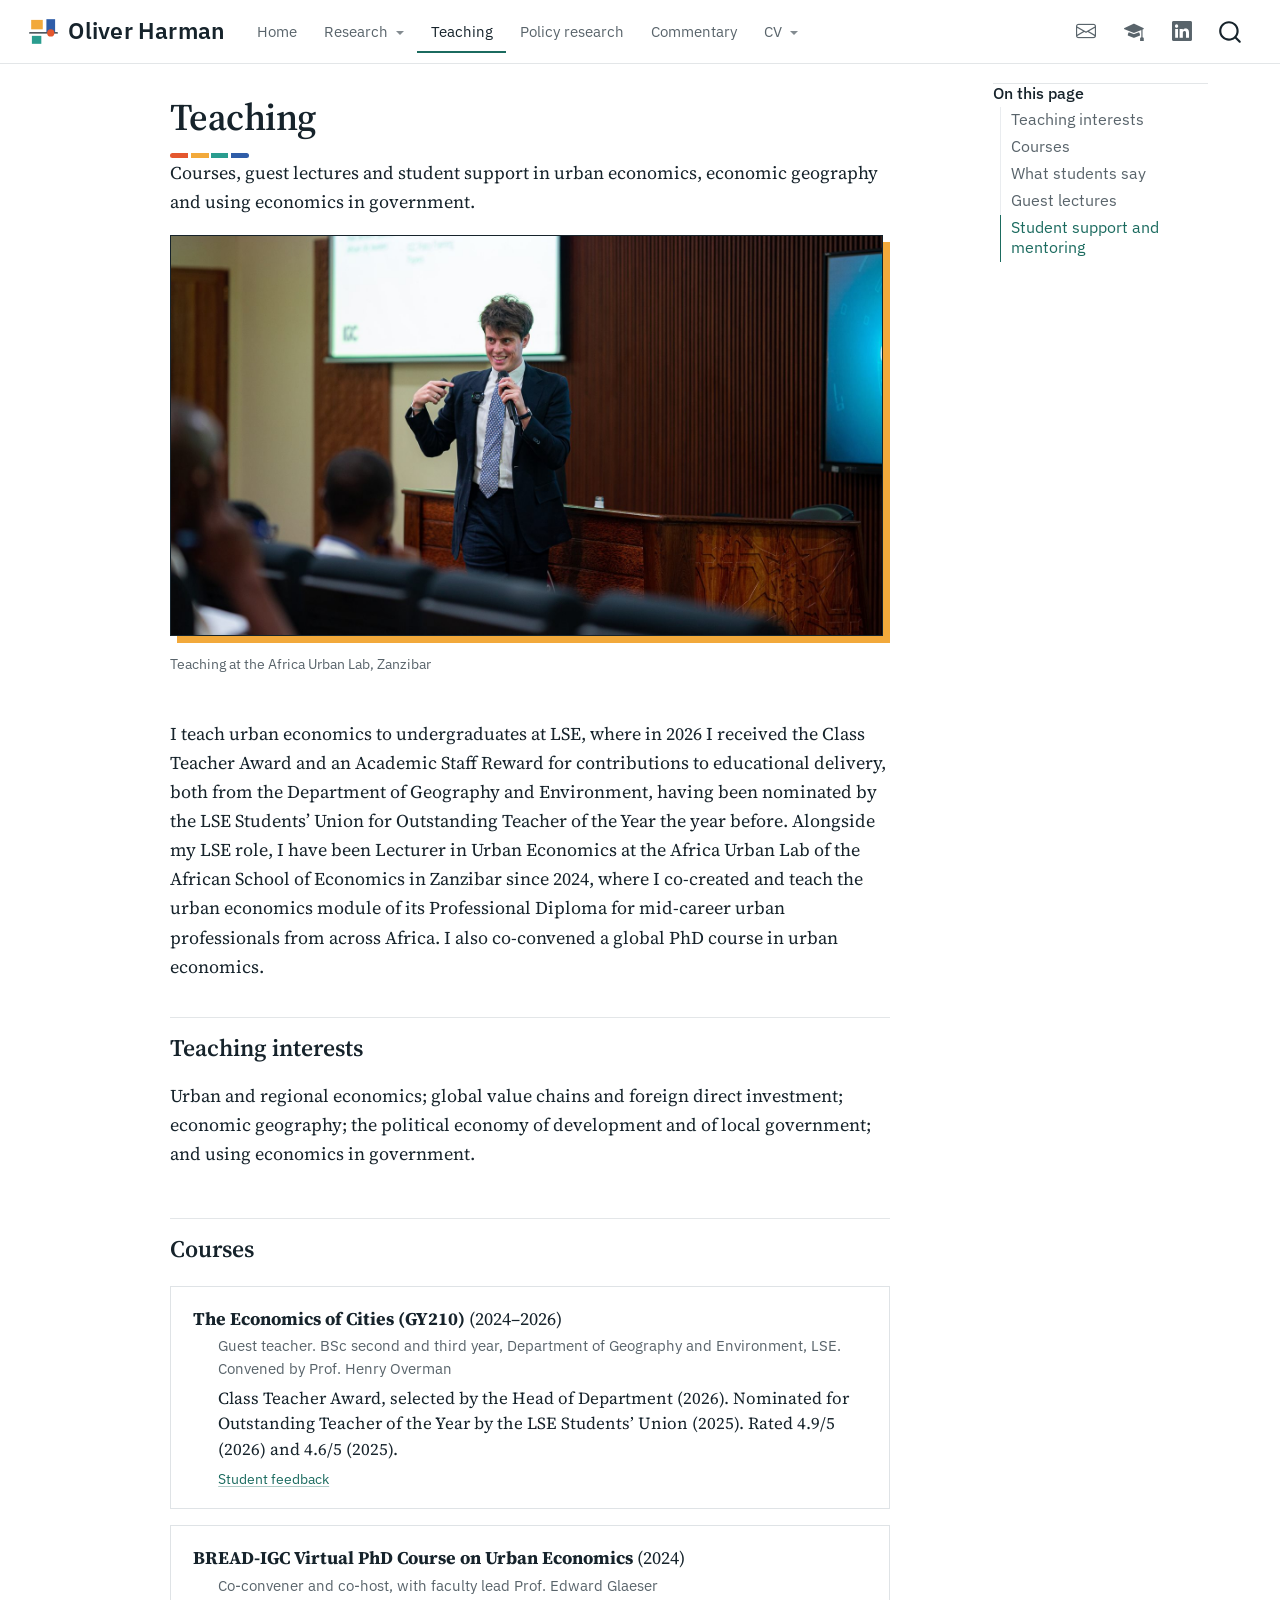
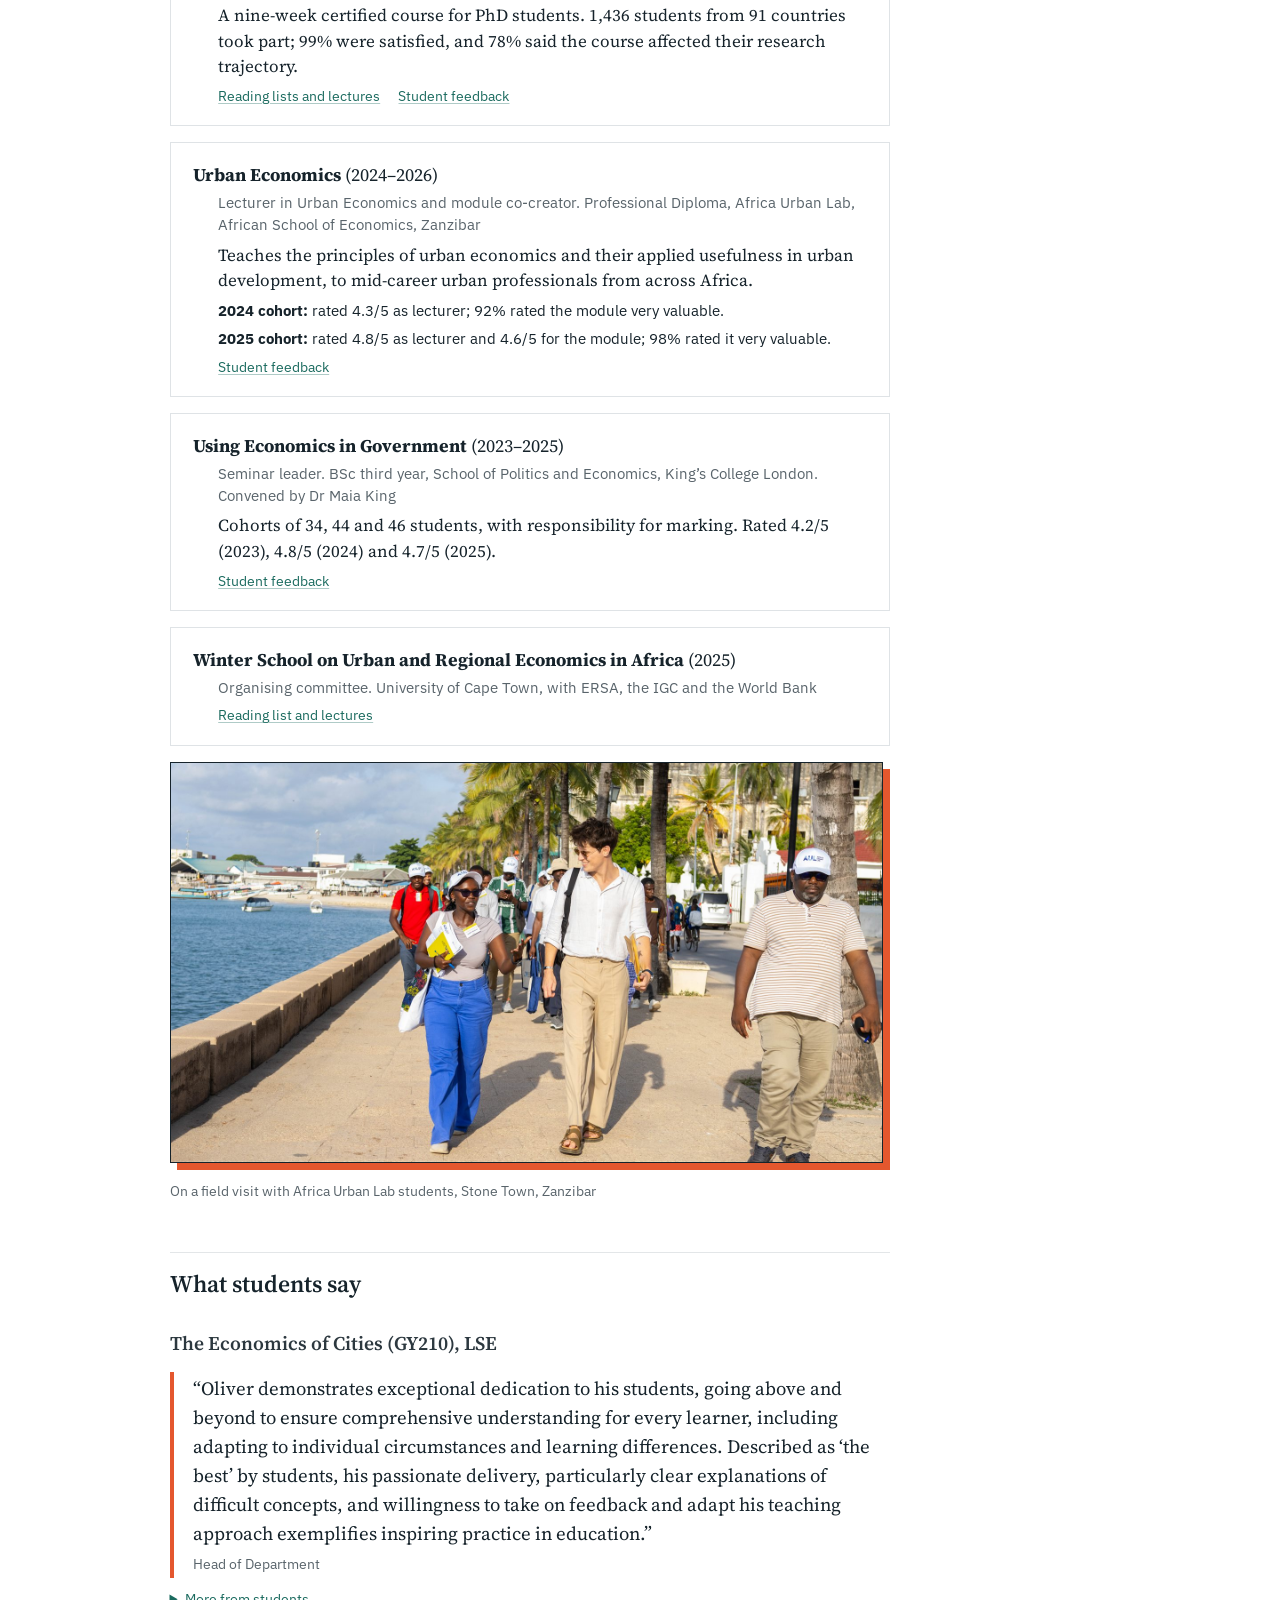
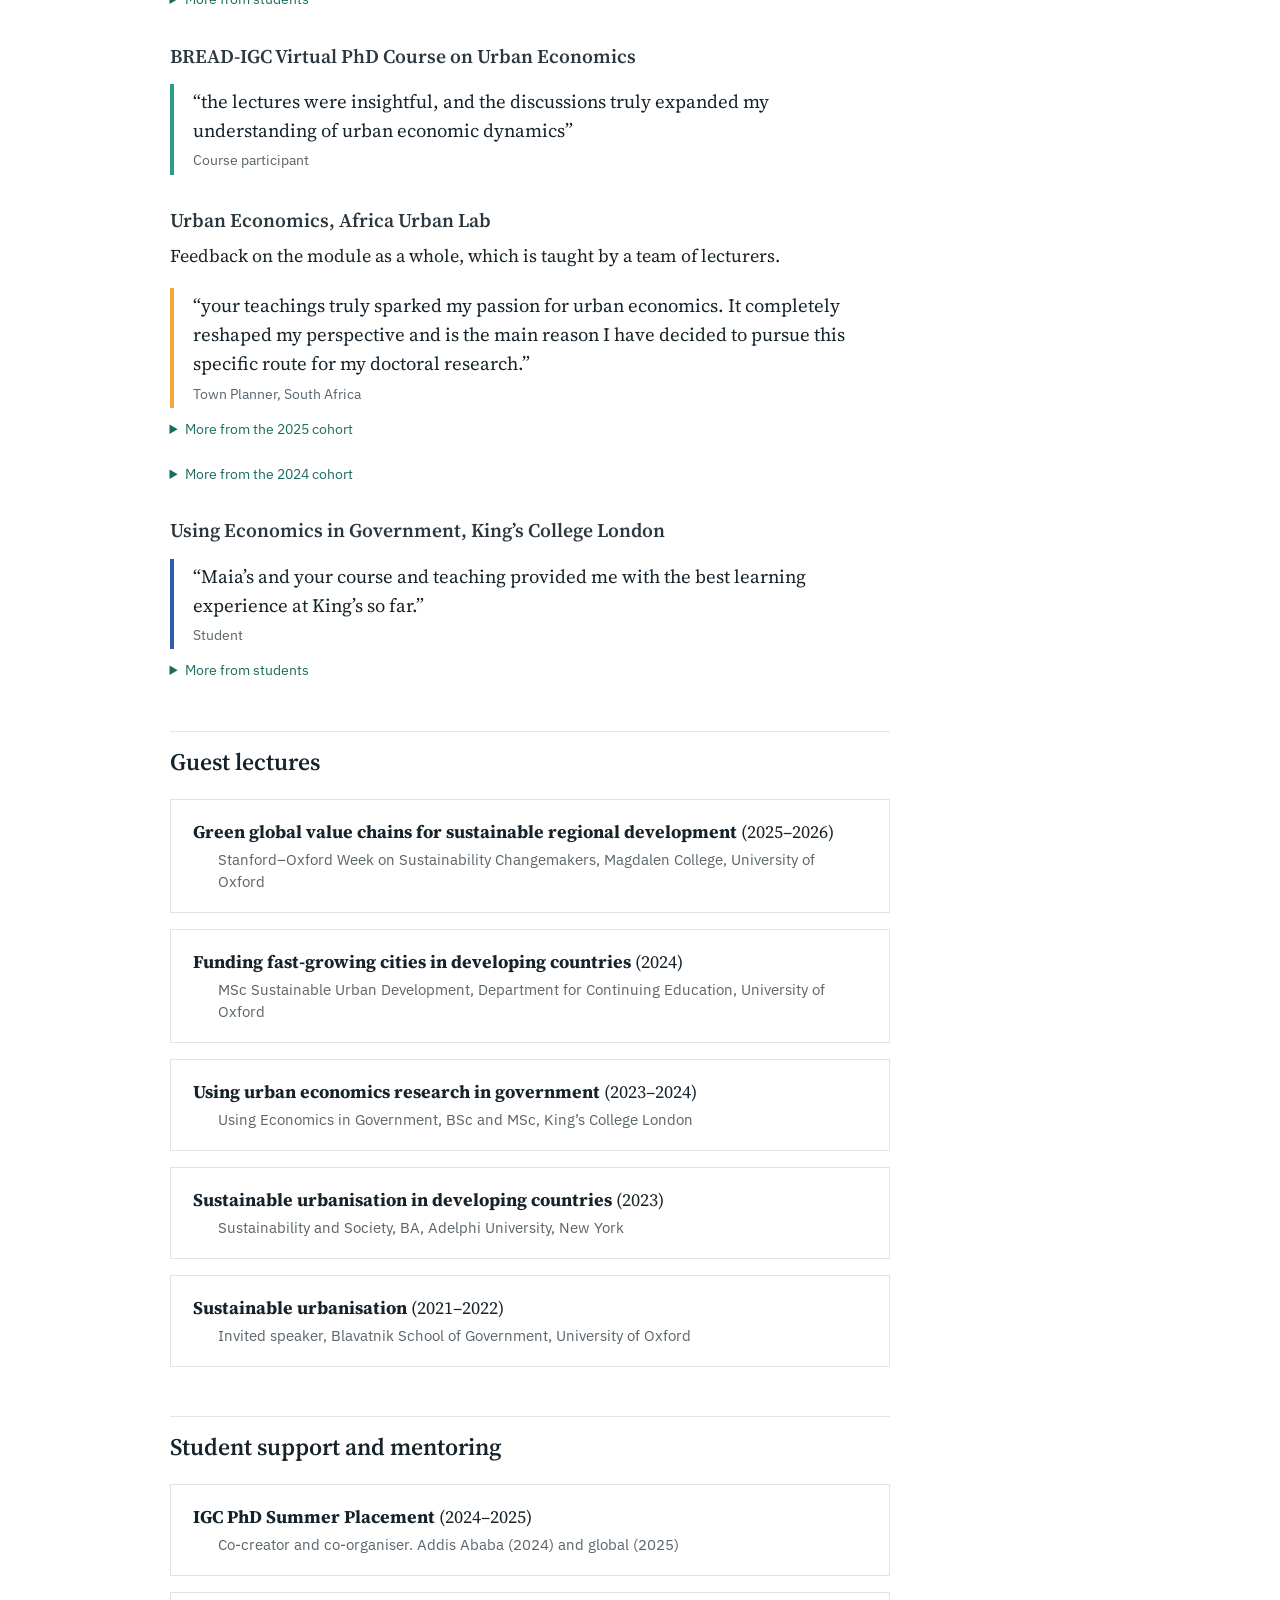
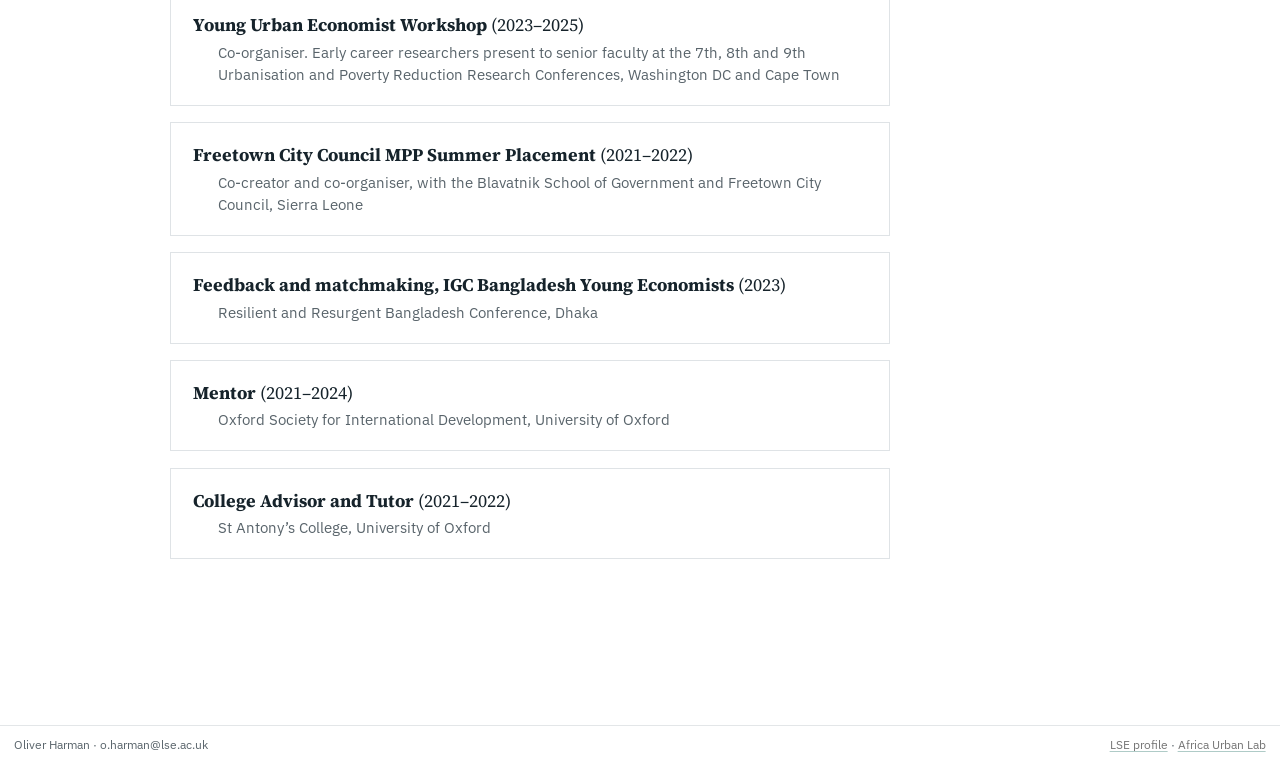
<file: teaching.html>
<!DOCTYPE html>
<html xmlns="http://www.w3.org/1999/xhtml" lang="en" xml:lang="en"><head>

<meta charset="utf-8">
<meta name="generator" content="quarto-1.10.18">

<meta name="viewport" content="width=device-width, initial-scale=1.0, user-scalable=yes">

<meta name="description" content="Courses, guest lectures and student support in urban economics, economic geography and using economics in government.">

<title>Teaching – Oliver Harman</title>
<style>
/* Default styles provided by pandoc.
** See https://pandoc.org/MANUAL.html#variables-for-html for config info.
*/
span.smallcaps{font-variant: small-caps;}
div.columns{display: flex; gap: 1.5em;}
div.column{flex: auto;}
@media screen {
div.columns{gap: min(4vw, 1.5em);}
div.column{overflow-x: auto;}
}
div.hanging-indent{margin-left: 1.5em; text-indent: -1.5em;}
ul.task-list{list-style: none;}
ul.task-list li input[type="checkbox"] {
  width: 0.8em;
  margin: 0 0.8em 0.2em -1em; /* quarto-specific, see https://github.com/quarto-dev/quarto-cli/issues/4556 */ 
  vertical-align: middle;
}
</style>


<script src="site_libs/quarto-nav/quarto-nav.js"></script>
<script src="site_libs/quarto-nav/headroom.min.js"></script>
<script src="site_libs/clipboard/clipboard.min.js"></script>
<script src="site_libs/quarto-search/autocomplete.umd.js"></script>
<script src="site_libs/quarto-search/fuse.min.js"></script>
<script src="site_libs/quarto-search/quarto-search.js"></script>
<meta name="quarto:offset" content="./">
<link href="./assets/favicon.png" rel="icon" type="image/png">
<script src="site_libs/quarto-html/quarto.js" type="module"></script>
<script src="site_libs/quarto-html/tabsets/tabsets.js" type="module"></script>
<script src="site_libs/quarto-html/popper.min.js"></script>
<script src="site_libs/quarto-html/tippy.umd.min.js"></script>
<link href="site_libs/quarto-html/tippy.css" rel="stylesheet">
<link href="site_libs/quarto-html/quarto-syntax-highlighting-64a204ab8560d761af7679ceaba22944.css" rel="stylesheet" id="quarto-text-highlighting-styles">
<script src="site_libs/bootstrap/bootstrap.min.js"></script>
<link href="site_libs/bootstrap/bootstrap-icons.css" rel="stylesheet">
<link href="site_libs/bootstrap/bootstrap-cc58427bfe1f40533ad31785c9c80ab6.min.css" rel="stylesheet" append-hash="true" id="quarto-bootstrap" data-mode="light">
<script id="quarto-search-options" type="application/json">{
  "location": "navbar",
  "copy-button": false,
  "collapse-after": 3,
  "panel-placement": "end",
  "type": "overlay",
  "limit": 50,
  "keyboard-shortcut": [
    "f",
    "/",
    "s"
  ],
  "show-item-context": false,
  "language": {
    "search-no-results-text": "No results",
    "search-matching-documents-text": "matching documents",
    "search-copy-link-title": "Copy link to search",
    "search-hide-matches-text": "Hide additional matches",
    "search-more-match-text": "more match in this document",
    "search-more-matches-text": "more matches in this document",
    "search-clear-button-title": "Clear",
    "search-text-placeholder": "",
    "search-detached-cancel-button-title": "Cancel",
    "search-submit-button-title": "Submit",
    "search-label": "Search"
  }
}</script>


<meta property="og:title" content="Teaching – Oliver Harman">
<meta property="og:description" content="Courses, guest lectures and student support in urban economics, economic geography and using economics in government.">
<meta property="og:image" content="https://www.oliverharman.me/assets/photos/teaching-lecture-hall.jpg">
<meta property="og:site_name" content="Oliver Harman">
<meta property="og:image:alt" content="Oliver Harman teaching in a lecture hall at the Africa Urban Lab">
<meta name="twitter:title" content="Teaching – Oliver Harman">
<meta name="twitter:description" content="Courses, guest lectures and student support in urban economics, economic geography and using economics in government.">
<meta name="twitter:image" content="https://www.oliverharman.me/assets/photos/teaching-lecture-hall.jpg">
<meta name="twitter:card" content="summary_large_image">
<meta name="twitter:image:alt" content="Oliver Harman teaching in a lecture hall at the Africa Urban Lab">
</head>

<body class="nav-fixed quarto-light">

<div id="quarto-search-results"></div>
  <header id="quarto-header" class="headroom fixed-top">
    <nav class="navbar navbar-expand-lg " data-bs-theme="dark">
      <div class="navbar-container container-fluid">
      <div class="navbar-brand-container mx-auto">
    <a href="./index.html" class="navbar-brand navbar-brand-logo">
    <img src="./assets/mark.svg" alt="" class="navbar-logo light-content">
    <img src="./assets/mark.svg" alt="" class="navbar-logo dark-content">
    </a>
    <a class="navbar-brand" href="./index.html">
    <span class="navbar-title">Oliver Harman</span>
    </a>
  </div>
            <div id="quarto-search" class="" title="Search"></div>
          <button class="navbar-toggler" type="button" data-bs-toggle="collapse" data-bs-target="#navbarCollapse" aria-controls="navbarCollapse" role="menu" aria-expanded="false" aria-label="Toggle navigation" onclick="if (window.quartoToggleHeadroom) { window.quartoToggleHeadroom(); }">
  <span class="navbar-toggler-icon"></span>
</button>
          <div class="collapse navbar-collapse" id="navbarCollapse">
            <ul class="navbar-nav navbar-nav-scroll me-auto">
  <li class="nav-item">
    <a class="nav-link" href="./index.html"> 
<span class="menu-text">Home</span></a>
  </li>  
  <li class="nav-item dropdown ">
    <a class="nav-link dropdown-toggle" href="#" id="nav-menu-research" role="link" data-bs-toggle="dropdown" aria-expanded="false">
 <span class="menu-text">Research</span>
    </a>
    <ul class="dropdown-menu" aria-labelledby="nav-menu-research">    
        <li>
    <a class="dropdown-item" href="./research.html">
 <span class="dropdown-text">Research overview</span></a>
  </li>  
        <li>
    <a class="dropdown-item" href="./green-global-value-chains.html">
 <span class="dropdown-text">Book: Green Global Value Chains</span></a>
  </li>  
        <li>
    <a class="dropdown-item" href="./harnessing-global-value-chains.html">
 <span class="dropdown-text">Book: Harnessing Global Value Chains</span></a>
  </li>  
    </ul>
  </li>
  <li class="nav-item">
    <a class="nav-link active" href="./teaching.html" aria-current="page"> 
<span class="menu-text">Teaching</span></a>
  </li>  
  <li class="nav-item">
    <a class="nav-link" href="./policy.html"> 
<span class="menu-text">Policy research</span></a>
  </li>  
  <li class="nav-item">
    <a class="nav-link" href="./commentary.html"> 
<span class="menu-text">Commentary</span></a>
  </li>  
  <li class="nav-item dropdown ">
    <a class="nav-link dropdown-toggle" href="#" id="nav-menu-cv" role="link" data-bs-toggle="dropdown" aria-expanded="false">
 <span class="menu-text">CV</span>
    </a>
    <ul class="dropdown-menu" aria-labelledby="nav-menu-cv">    
        <li>
    <a class="dropdown-item" href="./cv/harman-cv-abridged.pdf">
 <span class="dropdown-text">Abridged CV (PDF)</span></a>
  </li>  
        <li>
    <a class="dropdown-item" href="./cv/harman-cv-full.pdf">
 <span class="dropdown-text">Full CV (PDF)</span></a>
  </li>  
    </ul>
  </li>
</ul>
            <ul class="navbar-nav navbar-nav-scroll ms-auto">
  <li class="nav-item compact">
    <a class="nav-link" href="mailto:o.harman@lse.ac.uk"> <i class="bi bi-envelope" role="img" aria-label="Email">
</i> 
<span class="menu-text"></span></a>
  </li>  
  <li class="nav-item compact">
    <a class="nav-link" href="https://scholar.google.com/citations?user=SLb3QHIAAAAJ"> <i class="bi bi-mortarboard-fill" role="img" aria-label="Google Scholar">
</i> 
<span class="menu-text"></span></a>
  </li>  
  <li class="nav-item compact">
    <a class="nav-link" href="https://www.linkedin.com/in/oharman/"> <i class="bi bi-linkedin" role="img" aria-label="LinkedIn">
</i> 
<span class="menu-text"></span></a>
  </li>  
</ul>
          </div> <!-- /navcollapse -->
            <div class="quarto-navbar-tools">
</div>
      </div> <!-- /container-fluid -->
    </nav>
</header>
<!-- content -->
<div id="quarto-content" class="quarto-container page-columns page-rows-contents page-layout-article page-navbar">
<!-- sidebar -->
<!-- margin-sidebar -->
    <div id="quarto-margin-sidebar" class="sidebar margin-sidebar">
        <nav id="TOC" role="doc-toc" class="toc-active">
    <h2 id="toc-title">On this page</h2>
   
  <ul class="collapse">
  <li><a href="#teaching-interests" id="toc-teaching-interests" class="nav-link active" data-scroll-target="#teaching-interests">Teaching interests</a></li>
  <li><a href="#courses" id="toc-courses" class="nav-link" data-scroll-target="#courses">Courses</a></li>
  <li><a href="#feedback" id="toc-feedback" class="nav-link" data-scroll-target="#feedback">What students say</a></li>
  <li><a href="#guest-lectures" id="toc-guest-lectures" class="nav-link" data-scroll-target="#guest-lectures">Guest lectures</a></li>
  <li><a href="#student-support-and-mentoring" id="toc-student-support-and-mentoring" class="nav-link" data-scroll-target="#student-support-and-mentoring">Student support and mentoring</a></li>
  </ul>
</nav>
    </div>
<!-- main -->
<main class="content" id="quarto-document-content">

<header id="title-block-header" class="quarto-title-block default">
<div class="quarto-title">
<h1 class="title">Teaching</h1>
</div>

<div>
  <div class="description">
    Courses, guest lectures and student support in urban economics, economic geography and using economics in government.
  </div>
</div>


<div class="quarto-title-meta">

    
  
    
  </div>
  


</header>


<figure class="page-photo marigold figure">
  <img src="assets/photos/teaching-lecture-hall.jpg" alt="Oliver Harman teaching in a lecture hall at the Africa Urban Lab" class="figure-img">
  <figcaption>Teaching at the Africa Urban Lab, Zanzibar</figcaption>
</figure>
<p>I teach urban economics to undergraduates at LSE, where in 2026 I received the Class Teacher Award and an Academic Staff Reward for contributions to educational delivery, both from the Department of Geography and Environment, having been nominated by the LSE Students’ Union for Outstanding Teacher of the Year the year before. Alongside my LSE role, I have been Lecturer in Urban Economics at the Africa Urban Lab of the African School of Economics in Zanzibar since 2024, where I co-created and teach the urban economics module of its Professional Diploma for mid-career urban professionals from across Africa. I also co-convened a global PhD course in urban economics.</p>
<section id="teaching-interests" class="level2">
<h2 data-anchor-id="teaching-interests">Teaching interests</h2>
<p>Urban and regional economics; global value chains and foreign direct investment; economic geography; the political economy of development and of local government; and using economics in government.</p>
</section>
<section id="courses" class="level2">
<h2 data-anchor-id="courses">Courses</h2>
<div class="pubs">
<ul>
<li><p><strong>The Economics of Cities (GY210)</strong> (2024–2026) <span class="venue">Guest teacher. BSc second and third year, Department of Geography and Environment, LSE. Convened by Prof.&nbsp;Henry Overman</span> <span class="desc">Class Teacher Award, selected by the Head of Department (2026). Nominated for Outstanding Teacher of the Year by the LSE Students’ Union (2025). Rated 4.9/5 (2026) and 4.6/5 (2025).</span> <span class="links"><a href="#feedback-lse">Student feedback</a></span></p></li>
<li><p><strong>BREAD-IGC Virtual PhD Course on Urban Economics</strong> (2024) <span class="venue">Co-convener and co-host, with faculty lead Prof.&nbsp;Edward Glaeser</span> <span class="desc">A nine-week certified course for PhD students. 1,436 students from 91 countries took part; 99% were satisfied, and 78% said the course affected their research trajectory.</span> <span class="links"><a href="https://www.theigc.org/events/bread-igc-virtual-phd-course-urban-economics">Reading lists and lectures</a> <a href="#feedback-bread">Student feedback</a></span></p></li>
<li><p><strong>Urban Economics</strong> (2024–2026) <span class="venue">Lecturer in Urban Economics and module co-creator. Professional Diploma, Africa Urban Lab, African School of Economics, Zanzibar</span> <span class="desc">Teaches the principles of urban economics and their applied usefulness in urban development, to mid-career urban professionals from across Africa.</span> <span class="edition"><strong>2024 cohort:</strong> rated 4.3/5 as lecturer; 92% rated the module very valuable.</span> <span class="edition"><strong>2025 cohort:</strong> rated 4.8/5 as lecturer and 4.6/5 for the module; 98% rated it very valuable.</span> <span class="links"><a href="#feedback-ase">Student feedback</a></span></p></li>
<li><p><strong>Using Economics in Government</strong> (2023–2025) <span class="venue">Seminar leader. BSc third year, School of Politics and Economics, King’s College London. Convened by Dr Maia King</span> <span class="desc">Cohorts of 34, 44 and 46 students, with responsibility for marking. Rated 4.2/5 (2023), 4.8/5 (2024) and 4.7/5 (2025).</span> <span class="links"><a href="#feedback-kcl">Student feedback</a></span></p></li>
<li><p><strong>Winter School on Urban and Regional Economics in Africa</strong> (2025) <span class="venue">Organising committee. University of Cape Town, with ERSA, the IGC and the World Bank</span> <span class="links"><a href="https://www.theigc.org/events/winter-school-urban-and-regional-economics-africa">Reading list and lectures</a></span></p></li>
</ul>
</div>
<figure class="page-photo coral figure">
  <img src="assets/photos/teaching-field-visit.jpg" alt="Oliver Harman walking along the Stone Town seafront with Africa Urban Lab students" class="figure-img">
  <figcaption>On a field visit with Africa Urban Lab students, Stone Town, Zanzibar</figcaption>
</figure>
</section>
<section id="feedback" class="level2">
<h2 data-anchor-id="feedback">What students say</h2>
<section id="feedback-lse" class="level3">
<h3 data-anchor-id="feedback-lse">The Economics of Cities (GY210), LSE</h3>
<div class="quote-lead coral">
<p>“Oliver demonstrates exceptional dedication to his students, going above and beyond to ensure comprehensive understanding for every learner, including adapting to individual circumstances and learning differences. Described as ‘the best’ by students, his passionate delivery, particularly clear explanations of difficult concepts, and willingness to take on feedback and adapt his teaching approach exemplifies inspiring practice in education.” <span class="who">Head of Department</span></p>
</div>
<details class="more">
<summary>
More from students
</summary>
<ul>
<li>“Always upbeat and honest, reflective and adapts class format to student feedback - really have enjoyed class with Oliver!”</li>
<li>“Oliver was incredibly dedicated as a teacher and went above and beyond in ensuring comprehensive understanding for each student including working around any learning / circumstance differences […]”</li>
<li>“I really appreciated your teaching style – it was obvious you’re knowledgeable and passionate about the subject and you’ve prepared me well for the exam.”</li>
<li>“You were a phenomenal teacher who explained all the concepts very well and created a comfortable learning environment. Of all my classes this was the best taught and the one I felt most welcome in….”</li>
<li>“Very engaging and good at explaining problem sets”</li>
<li>“Articulates himself very well and makes difficult concepts seems simple.”</li>
<li>“clear teaching, related concepts to real world applications”</li>
<li>“extremely helpful”</li>
<li>“teaching style is effective.”</li>
<li>“passionate and dedicated to his lessons”</li>
<li>“very engaging and good at explaining difficult concepts”</li>
<li>“Amazing teacher”.</li>
</ul>
</details>
</section>
<section id="feedback-bread" class="level3">
<h3 data-anchor-id="feedback-bread">BREAD-IGC Virtual PhD Course on Urban Economics</h3>
<div class="quote-lead sea">
<p>“the lectures were insightful, and the discussions truly expanded my understanding of urban economic dynamics” <span class="who">Course participant</span></p>
</div>
</section>
<section id="feedback-ase" class="level3">
<h3 data-anchor-id="feedback-ase">Urban Economics, Africa Urban Lab</h3>
<p>Feedback on the module as a whole, which is taught by a team of lecturers.</p>
<div class="quote-lead marigold">
<p>“your teachings truly sparked my passion for urban economics. It completely reshaped my perspective and is the main reason I have decided to pursue this specific route for my doctoral research.” <span class="who">Town Planner, South Africa</span></p>
</div>
<details class="more">
<summary>
More from the 2025 cohort
</summary>
<ul>
<li>“An unforgettable learning moment.” <span class="who">Urban Advisor to the Prime Minister, Senegal</span></li>
<li>“Based on the quality and relevance of the content, this is a masterpiece […] We have learned things that we never covered even at the master’s level. […] The facilitators are passionate about what they do and genuinely want to see us grow.” <span class="who">Researcher, Uganda</span></li>
<li>“The past couple of weeks have been nothing short of incredible!” <span class="who">Policy Analyst, Kenya</span></li>
<li>“We also covered Urban Economics, the dismal science, my experience was anything but.” <span class="who">Urban Developer, Kenya</span></li>
<li>“I want to thank you once again for the life-time impact you guys have made on my life as an urban planner.” <span class="who">Urban Planner, Ghana</span></li>
<li>“What strikes me in hindsight is how transferable this experience is to the field.” <span class="who">Urban Planner, Togo</span></li>
<li>“one of the most meaningful experiences of my life” <span class="who">Economic Development Analyst, Nigeria</span></li>
<li>“Literally the best instructors that I have ever come across.”</li>
<li>“This is the most interesting urban economics class I’ve attended so far”</li>
<li>“I actually never knew that I’d understand urban economics in 2 weeks”</li>
<li>“I would say you selected the right set of teachers, rich with content, yet approachable!”</li>
<li>“I found it more than working a years of degree.”</li>
<li>“I had the privilege of learning under some of the world’s best lecturers whose impact will be felt for years to come.”</li>
<li>“hands-down one of the most worthwhile investments you can make in your career in urban development.”</li>
</ul>
</details>
<details class="more">
<summary>
More from the 2024 cohort
</summary>
<ul>
<li>“The course has deeply enlightened not only my understandings in urban economics, but it made me fully aware of the fragmented economies in Africa’s growing cities” <span class="who">Mayor, Degahbour City Administration, Ethiopia</span></li>
<li>“Studying urban economics through an international lens has taught me the importance of context specific policies while highlighting universal principles like supply and demand, equity, innovation, and stakeholder collaboration.” <span class="who">Chief Planner, Ministry of Local Government and Rural Development, Zambia</span></li>
<li>“By studying different city models and fiscal strategies, I’ve gained valuable insights into designing urban policies that are both context-specific and globally informed.” <span class="who">Assistant Director, State Department of Housing and Urban Development, Kenya</span></li>
<li>“I want to thank all three instructors for their unwavering attention and commitment to teaching us urban economics”</li>
<li>“They are super brilliant in providing real world applications”</li>
<li>“Understanding how policies are made and the evaluation process behind it… has taught me to be more critical of the policies that will be brought up in my country”</li>
</ul>
</details>
</section>
<section id="feedback-kcl" class="level3">
<h3 data-anchor-id="feedback-kcl">Using Economics in Government, King’s College London</h3>
<div class="quote-lead cobalt">
<p>“Maia’s and your course and teaching provided me with the best learning experience at King’s so far.” <span class="who">Student</span></p>
</div>
<details class="more">
<summary>
More from students
</summary>
<ul>
<li>“I was deeply inspired by your expertise and genuinely appreciated the way you conducted your course, which greatly enriched my academic experience.”</li>
<li>“I don’t think I’ve ever had such detailed feedback”</li>
<li>“I felt comfortable talking to Oliver as not only is he very clear in his points but […] very personable, happy and open to help”</li>
</ul>
</details>
</section>
</section>
<section id="guest-lectures" class="level2">
<h2 data-anchor-id="guest-lectures">Guest lectures</h2>
<div class="pubs">
<ul>
<li><p><strong>Green global value chains for sustainable regional development</strong> (2025–2026) <span class="venue">Stanford–Oxford Week on Sustainability Changemakers, Magdalen College, University of Oxford</span></p></li>
<li><p><strong>Funding fast-growing cities in developing countries</strong> (2024) <span class="venue">MSc Sustainable Urban Development, Department for Continuing Education, University of Oxford</span></p></li>
<li><p><strong>Using urban economics research in government</strong> (2023–2024) <span class="venue">Using Economics in Government, BSc and MSc, King’s College London</span></p></li>
<li><p><strong>Sustainable urbanisation in developing countries</strong> (2023) <span class="venue">Sustainability and Society, BA, Adelphi University, New York</span></p></li>
<li><p><strong>Sustainable urbanisation</strong> (2021–2022) <span class="venue">Invited speaker, Blavatnik School of Government, University of Oxford</span></p></li>
</ul>
</div>
</section>
<section id="student-support-and-mentoring" class="level2">
<h2 data-anchor-id="student-support-and-mentoring">Student support and mentoring</h2>
<div class="pubs">
<ul>
<li><p><strong>IGC PhD Summer Placement</strong> (2024–2025) <span class="venue">Co-creator and co-organiser. Addis Ababa (2024) and global (2025)</span></p></li>
<li><p><strong>Young Urban Economist Workshop</strong> (2023–2025) <span class="venue">Co-organiser. Early career researchers present to senior faculty at the 7th, 8th and 9th Urbanisation and Poverty Reduction Research Conferences, Washington DC and Cape Town</span></p></li>
<li><p><strong>Freetown City Council MPP Summer Placement</strong> (2021–2022) <span class="venue">Co-creator and co-organiser, with the Blavatnik School of Government and Freetown City Council, Sierra Leone</span></p></li>
<li><p><strong>Feedback and matchmaking, IGC Bangladesh Young Economists</strong> (2023) <span class="venue">Resilient and Resurgent Bangladesh Conference, Dhaka</span></p></li>
<li><p><strong>Mentor</strong> (2021–2024) <span class="venue">Oxford Society for International Development, University of Oxford</span></p></li>
<li><p><strong>College Advisor and Tutor</strong> (2021–2022) <span class="venue">St Antony’s College, University of Oxford</span></p></li>
</ul>
</div>


</section>

</main> <!-- /main -->
<script id="quarto-html-after-body" type="application/javascript">
  window.document.addEventListener("DOMContentLoaded", function (event) {
    const isCodeAnnotation = (el) => {
      for (const clz of el.classList) {
        if (clz.startsWith('code-annotation-')) {                     
          return true;
        }
      }
      return false;
    }
    const onCopySuccess = function(e) {
      // button target
      const button = e.trigger;
      // don't keep focus
      button.blur();
      // flash "checked"
      button.classList.add('code-copy-button-checked');
      var currentTitle = button.getAttribute("title");
      button.setAttribute("title", "Copied!");
      let tooltip;
      if (window.bootstrap) {
        button.setAttribute("data-bs-toggle", "tooltip");
        button.setAttribute("data-bs-placement", "left");
        button.setAttribute("data-bs-title", "Copied!");
        tooltip = new bootstrap.Tooltip(button, 
          { trigger: "manual", 
            customClass: "code-copy-button-tooltip",
            offset: [0, -8]});
        tooltip.show();    
      }
      setTimeout(function() {
        if (tooltip) {
          tooltip.hide();
          button.removeAttribute("data-bs-title");
          button.removeAttribute("data-bs-toggle");
          button.removeAttribute("data-bs-placement");
        }
        button.setAttribute("title", currentTitle);
        button.classList.remove('code-copy-button-checked');
      }, 1000);
      // clear code selection
      e.clearSelection();
    }
    const getTextToCopy = function(trigger) {
      const outerScaffold = trigger.parentElement.cloneNode(true);
      const codeEl = outerScaffold.querySelector('code');
      for (const childEl of codeEl.children) {
        if (isCodeAnnotation(childEl)) {
          childEl.remove();
        }
      }
      return codeEl.innerText;
    }
    const clipboard = new window.ClipboardJS('.code-copy-button:not([data-in-quarto-modal])', {
      text: getTextToCopy
    });
    clipboard.on('success', onCopySuccess);
    if (window.document.getElementById('quarto-embedded-source-code-modal')) {
      const clipboardModal = new window.ClipboardJS('.code-copy-button[data-in-quarto-modal]', {
        text: getTextToCopy,
        container: window.document.getElementById('quarto-embedded-source-code-modal')
      });
      clipboardModal.on('success', onCopySuccess);
    }
      var localhostRegex = new RegExp(/^(?:http|https):\/\/localhost\:?[0-9]*\//);
      var mailtoRegex = new RegExp(/^mailto:/);
        var filterRegex = new RegExp("https:\/\/www\.oliverharman\.me");
      var isInternal = (href) => {
          return filterRegex.test(href) || localhostRegex.test(href) || mailtoRegex.test(href);
      }
      // Inspect non-navigation links and adorn them if external
     var links = window.document.querySelectorAll('a[href]:not(.nav-link):not(.navbar-brand):not(.toc-action):not(.sidebar-link):not(.sidebar-item-toggle):not(.pagination-link):not(.no-external):not([aria-hidden]):not(.dropdown-item):not(.quarto-navigation-tool):not(.about-link)');
      for (var i=0; i<links.length; i++) {
        const link = links[i];
        if (!isInternal(link.href)) {
          // undo the damage that might have been done by quarto-nav.js in the case of
          // links that we want to consider external
          if (link.dataset.originalHref !== undefined) {
            link.href = link.dataset.originalHref;
          }
            // target, if specified
            link.setAttribute("target", "_blank");
            if (link.getAttribute("rel") === null) {
              link.setAttribute("rel", "noopener");
            }
        }
      }
    function tippyHover(el, contentFn, onTriggerFn, onUntriggerFn) {
      const config = {
        allowHTML: true,
        maxWidth: 500,
        delay: 100,
        arrow: false,
        appendTo: function(el) {
            return el.parentElement;
        },
        interactive: true,
        interactiveBorder: 10,
        theme: 'quarto',
        placement: 'bottom-start',
      };
      if (contentFn) {
        config.content = contentFn;
      }
      if (onTriggerFn) {
        config.onTrigger = onTriggerFn;
      }
      if (onUntriggerFn) {
        config.onUntrigger = onUntriggerFn;
      }
      window.tippy(el, config); 
    }
    const noterefs = window.document.querySelectorAll('a[role="doc-noteref"]');
    for (var i=0; i<noterefs.length; i++) {
      const ref = noterefs[i];
      tippyHover(ref, function() {
        // use id or data attribute instead here
        let href = ref.getAttribute('data-footnote-href') || ref.getAttribute('href');
        try { href = new URL(href).hash; } catch {}
        const id = href.replace(/^#\/?/, "");
        const note = window.document.getElementById(id);
        if (note) {
          return note.innerHTML;
        } else {
          return "";
        }
      });
    }
    const xrefs = window.document.querySelectorAll('a.quarto-xref');
    const processXRef = (id, note) => {
      // Strip column container classes
      const stripColumnClz = (el) => {
        el.classList.remove("page-full", "page-columns");
        if (el.children) {
          for (const child of el.children) {
            stripColumnClz(child);
          }
        }
      }
      stripColumnClz(note)
      if (id === null || id.startsWith('sec-')) {
        // Special case sections, only their first couple elements
        const container = document.createElement("div");
        if (note.children && note.children.length > 2) {
          container.appendChild(note.children[0].cloneNode(true));
          for (let i = 1; i < note.children.length; i++) {
            const child = note.children[i];
            if (child.tagName === "P" && child.innerText === "") {
              continue;
            } else {
              container.appendChild(child.cloneNode(true));
              break;
            }
          }
          if (window.Quarto?.typesetMath) {
            window.Quarto.typesetMath(container);
          }
          return container.innerHTML
        } else {
          if (window.Quarto?.typesetMath) {
            window.Quarto.typesetMath(note);
          }
          return note.innerHTML;
        }
      } else {
        // Remove any anchor links if they are present
        const anchorLink = note.querySelector('a.anchorjs-link');
        if (anchorLink) {
          anchorLink.remove();
        }
        if (window.Quarto?.typesetMath) {
          window.Quarto.typesetMath(note);
        }
        if (note.classList.contains("callout")) {
          return note.outerHTML;
        } else {
          return note.innerHTML;
        }
      }
    }
    for (var i=0; i<xrefs.length; i++) {
      const xref = xrefs[i];
      tippyHover(xref, undefined, function(instance) {
        instance.disable();
        let url = xref.getAttribute('href');
        let hash = undefined; 
        if (url.startsWith('#')) {
          hash = url;
        } else {
          try { hash = new URL(url).hash; } catch {}
        }
        if (hash) {
          const id = hash.replace(/^#\/?/, "");
          const note = window.document.getElementById(id);
          if (note !== null) {
            try {
              const html = processXRef(id, note.cloneNode(true));
              instance.setContent(html);
            } finally {
              instance.enable();
              instance.show();
            }
          } else {
            // See if we can fetch this
            fetch(url.split('#')[0])
            .then(res => res.text())
            .then(html => {
              const parser = new DOMParser();
              const htmlDoc = parser.parseFromString(html, "text/html");
              const note = htmlDoc.getElementById(id);
              if (note !== null) {
                const html = processXRef(id, note);
                instance.setContent(html);
              } 
            }).finally(() => {
              instance.enable();
              instance.show();
            });
          }
        } else {
          // See if we can fetch a full url (with no hash to target)
          // This is a special case and we should probably do some content thinning / targeting
          fetch(url)
          .then(res => res.text())
          .then(html => {
            const parser = new DOMParser();
            const htmlDoc = parser.parseFromString(html, "text/html");
            const note = htmlDoc.querySelector('main.content');
            if (note !== null) {
              // This should only happen for chapter cross references
              // (since there is no id in the URL)
              // remove the first header
              if (note.children.length > 0 && note.children[0].tagName === "HEADER") {
                note.children[0].remove();
              }
              const html = processXRef(null, note);
              instance.setContent(html);
            } 
          }).finally(() => {
            instance.enable();
            instance.show();
          });
        }
      }, function(instance) {
      });
    }
        let selectedAnnoteEl;
        const selectorForAnnotation = ( cell, annotation) => {
          let cellAttr = 'data-code-cell="' + cell + '"';
          let lineAttr = 'data-code-annotation="' +  annotation + '"';
          const selector = 'span[' + cellAttr + '][' + lineAttr + ']';
          return selector;
        }
        const selectCodeLines = (annoteEl) => {
          const doc = window.document;
          const targetCell = annoteEl.getAttribute("data-target-cell");
          const targetAnnotation = annoteEl.getAttribute("data-target-annotation");
          const annoteSpan = window.document.querySelector(selectorForAnnotation(targetCell, targetAnnotation));
          const lines = annoteSpan.getAttribute("data-code-lines").split(",");
          const lineIds = lines.map((line) => {
            return targetCell + "-" + line;
          })
          let top = null;
          let height = null;
          let parent = null;
          if (lineIds.length > 0) {
              //compute the position of the single el (top and bottom and make a div)
              const el = window.document.getElementById(lineIds[0]);
              top = el.offsetTop;
              height = el.offsetHeight;
              parent = el.parentElement.parentElement;
            if (lineIds.length > 1) {
              const lastEl = window.document.getElementById(lineIds[lineIds.length - 1]);
              const bottom = lastEl.offsetTop + lastEl.offsetHeight;
              height = bottom - top;
            }
            if (top !== null && height !== null && parent !== null) {
              // cook up a div (if necessary) and position it 
              let div = window.document.getElementById("code-annotation-line-highlight");
              if (div === null) {
                div = window.document.createElement("div");
                div.setAttribute("id", "code-annotation-line-highlight");
                div.style.position = 'absolute';
                parent.appendChild(div);
              }
              div.style.top = top - 2 + "px";
              div.style.height = height + 4 + "px";
              div.style.left = 0;
              let gutterDiv = window.document.getElementById("code-annotation-line-highlight-gutter");
              if (gutterDiv === null) {
                gutterDiv = window.document.createElement("div");
                gutterDiv.setAttribute("id", "code-annotation-line-highlight-gutter");
                gutterDiv.style.position = 'absolute';
                const codeCell = window.document.getElementById(targetCell);
                const gutter = codeCell.querySelector('.code-annotation-gutter');
                gutter.appendChild(gutterDiv);
              }
              gutterDiv.style.top = top - 2 + "px";
              gutterDiv.style.height = height + 4 + "px";
            }
            selectedAnnoteEl = annoteEl;
          }
        };
        const unselectCodeLines = () => {
          const elementsIds = ["code-annotation-line-highlight", "code-annotation-line-highlight-gutter"];
          elementsIds.forEach((elId) => {
            const div = window.document.getElementById(elId);
            if (div) {
              div.remove();
            }
          });
          selectedAnnoteEl = undefined;
        };
          // Handle positioning of the toggle
      window.addEventListener(
        "resize",
        throttle(() => {
          elRect = undefined;
          if (selectedAnnoteEl) {
            selectCodeLines(selectedAnnoteEl);
          }
        }, 10)
      );
      function throttle(fn, ms) {
      let throttle = false;
      let timer;
        return (...args) => {
          if(!throttle) { // first call gets through
              fn.apply(this, args);
              throttle = true;
          } else { // all the others get throttled
              if(timer) clearTimeout(timer); // cancel #2
              timer = setTimeout(() => {
                fn.apply(this, args);
                timer = throttle = false;
              }, ms);
          }
        };
      }
        // Attach click handler to the DT
        const annoteDls = window.document.querySelectorAll('dt[data-target-cell]');
        for (const annoteDlNode of annoteDls) {
          annoteDlNode.addEventListener('click', (event) => {
            const clickedEl = event.target;
            if (clickedEl !== selectedAnnoteEl) {
              unselectCodeLines();
              const activeEl = window.document.querySelector('dt[data-target-cell].code-annotation-active');
              if (activeEl) {
                activeEl.classList.remove('code-annotation-active');
              }
              selectCodeLines(clickedEl);
              clickedEl.classList.add('code-annotation-active');
            } else {
              // Unselect the line
              unselectCodeLines();
              clickedEl.classList.remove('code-annotation-active');
            }
          });
        }
    const findCites = (el) => {
      const parentEl = el.parentElement;
      if (parentEl) {
        const cites = parentEl.dataset.cites;
        if (cites) {
          return {
            el,
            cites: cites.split(' ')
          };
        } else {
          return findCites(el.parentElement)
        }
      } else {
        return undefined;
      }
    };
    var bibliorefs = window.document.querySelectorAll('a[role="doc-biblioref"]');
    for (var i=0; i<bibliorefs.length; i++) {
      const ref = bibliorefs[i];
      const citeInfo = findCites(ref);
      if (citeInfo) {
        tippyHover(citeInfo.el, function() {
          var popup = window.document.createElement('div');
          citeInfo.cites.forEach(function(cite) {
            var citeDiv = window.document.createElement('div');
            citeDiv.classList.add('hanging-indent');
            citeDiv.classList.add('csl-entry');
            var biblioDiv = window.document.getElementById('ref-' + cite);
            if (biblioDiv) {
              citeDiv.innerHTML = biblioDiv.innerHTML;
            }
            popup.appendChild(citeDiv);
          });
          return popup.innerHTML;
        });
      }
    }
  });
  </script>
</div> <!-- /content -->
<footer class="footer">
  <div class="nav-footer">
    <div class="nav-footer-left">
<p>Oliver Harman · o.harman@lse.ac.uk</p>
</div>   
    <div class="nav-footer-center">
      &nbsp;
    </div>
    <div class="nav-footer-right">
<p><a href="https://www.lse.ac.uk/people/oliver-harman">LSE profile</a> · <a href="https://www.asezanzibar.com/africa-urban-lab">Africa Urban Lab</a></p>
</div>
  </div>
</footer>




</body></html>
</file>
<file: site_libs/quarto-html/tippy.css>
.tippy-box[data-animation=fade][data-state=hidden]{opacity:0}[data-tippy-root]{max-width:calc(100vw - 10px)}.tippy-box{position:relative;background-color:#333;color:#fff;border-radius:4px;font-size:14px;line-height:1.4;white-space:normal;outline:0;transition-property:transform,visibility,opacity}.tippy-box[data-placement^=top]>.tippy-arrow{bottom:0}.tippy-box[data-placement^=top]>.tippy-arrow:before{bottom:-7px;left:0;border-width:8px 8px 0;border-top-color:initial;transform-origin:center top}.tippy-box[data-placement^=bottom]>.tippy-arrow{top:0}.tippy-box[data-placement^=bottom]>.tippy-arrow:before{top:-7px;left:0;border-width:0 8px 8px;border-bottom-color:initial;transform-origin:center bottom}.tippy-box[data-placement^=left]>.tippy-arrow{right:0}.tippy-box[data-placement^=left]>.tippy-arrow:before{border-width:8px 0 8px 8px;border-left-color:initial;right:-7px;transform-origin:center left}.tippy-box[data-placement^=right]>.tippy-arrow{left:0}.tippy-box[data-placement^=right]>.tippy-arrow:before{left:-7px;border-width:8px 8px 8px 0;border-right-color:initial;transform-origin:center right}.tippy-box[data-inertia][data-state=visible]{transition-timing-function:cubic-bezier(.54,1.5,.38,1.11)}.tippy-arrow{width:16px;height:16px;color:#333}.tippy-arrow:before{content:"";position:absolute;border-color:transparent;border-style:solid}.tippy-content{position:relative;padding:5px 9px;z-index:1}
</file>
<file: site_libs/quarto-html/quarto-syntax-highlighting-64a204ab8560d761af7679ceaba22944.css>
/* quarto syntax highlight colors */
:root {
  --quarto-hl-ot-color: #003B4F;
  --quarto-hl-at-color: #657422;
  --quarto-hl-ss-color: #20794D;
  --quarto-hl-an-color: #5E5E5E;
  --quarto-hl-fu-color: #4758AB;
  --quarto-hl-st-color: #20794D;
  --quarto-hl-cf-color: #003B4F;
  --quarto-hl-op-color: #5E5E5E;
  --quarto-hl-er-color: #AD0000;
  --quarto-hl-bn-color: #AD0000;
  --quarto-hl-al-color: #AD0000;
  --quarto-hl-va-color: #111111;
  --quarto-hl-bu-color: inherit;
  --quarto-hl-ex-color: inherit;
  --quarto-hl-pp-color: #AD0000;
  --quarto-hl-in-color: #5E5E5E;
  --quarto-hl-vs-color: #20794D;
  --quarto-hl-wa-color: #5E5E5E;
  --quarto-hl-do-color: #5E5E5E;
  --quarto-hl-im-color: #00769E;
  --quarto-hl-ch-color: #20794D;
  --quarto-hl-dt-color: #AD0000;
  --quarto-hl-fl-color: #AD0000;
  --quarto-hl-co-color: #5E5E5E;
  --quarto-hl-cv-color: #5E5E5E;
  --quarto-hl-cn-color: #8f5902;
  --quarto-hl-sc-color: #5E5E5E;
  --quarto-hl-dv-color: #AD0000;
  --quarto-hl-kw-color: #003B4F;
}

/* other quarto variables */
:root {
  --quarto-font-monospace: SFMono-Regular, Menlo, Monaco, Consolas, "Liberation Mono", "Courier New", monospace;
}

/* syntax highlight based on Pandoc's rules */
pre > code.sourceCode > span {
  color: #003B4F;
}

code.sourceCode > span {
  color: #003B4F;
}

div.sourceCode,
div.sourceCode pre.sourceCode {
  color: #003B4F;
}

/* Normal */
code span {
  color: #003B4F;
}

/* Alert */
code span.al {
  color: #AD0000;
  font-style: inherit;
}

/* Annotation */
code span.an {
  color: #5E5E5E;
  font-style: inherit;
}

/* Attribute */
code span.at {
  color: #657422;
  font-style: inherit;
}

/* BaseN */
code span.bn {
  color: #AD0000;
  font-style: inherit;
}

/* BuiltIn */
code span.bu {
  font-style: inherit;
}

/* ControlFlow */
code span.cf {
  color: #003B4F;
  font-weight: bold;
  font-style: inherit;
}

/* Char */
code span.ch {
  color: #20794D;
  font-style: inherit;
}

/* Constant */
code span.cn {
  color: #8f5902;
  font-style: inherit;
}

/* Comment */
code span.co {
  color: #5E5E5E;
  font-style: inherit;
}

/* CommentVar */
code span.cv {
  color: #5E5E5E;
  font-style: italic;
}

/* Documentation */
code span.do {
  color: #5E5E5E;
  font-style: italic;
}

/* DataType */
code span.dt {
  color: #AD0000;
  font-style: inherit;
}

/* DecVal */
code span.dv {
  color: #AD0000;
  font-style: inherit;
}

/* Error */
code span.er {
  color: #AD0000;
  font-style: inherit;
}

/* Extension */
code span.ex {
  font-style: inherit;
}

/* Float */
code span.fl {
  color: #AD0000;
  font-style: inherit;
}

/* Function */
code span.fu {
  color: #4758AB;
  font-style: inherit;
}

/* Import */
code span.im {
  color: #00769E;
  font-style: inherit;
}

/* Information */
code span.in {
  color: #5E5E5E;
  font-style: inherit;
}

/* Keyword */
code span.kw {
  color: #003B4F;
  font-weight: bold;
  font-style: inherit;
}

/* Operator */
code span.op {
  color: #5E5E5E;
  font-style: inherit;
}

/* Other */
code span.ot {
  color: #003B4F;
  font-style: inherit;
}

/* Preprocessor */
code span.pp {
  color: #AD0000;
  font-style: inherit;
}

/* SpecialChar */
code span.sc {
  color: #5E5E5E;
  font-style: inherit;
}

/* SpecialString */
code span.ss {
  color: #20794D;
  font-style: inherit;
}

/* String */
code span.st {
  color: #20794D;
  font-style: inherit;
}

/* Variable */
code span.va {
  color: #111111;
  font-style: inherit;
}

/* VerbatimString */
code span.vs {
  color: #20794D;
  font-style: inherit;
}

/* Warning */
code span.wa {
  color: #5E5E5E;
  font-style: italic;
}

.prevent-inlining {
  content: "</";
}

/*# sourceMappingURL=9d8d5bb603a83b8298b89080a598c93b.css.map */
</file>
